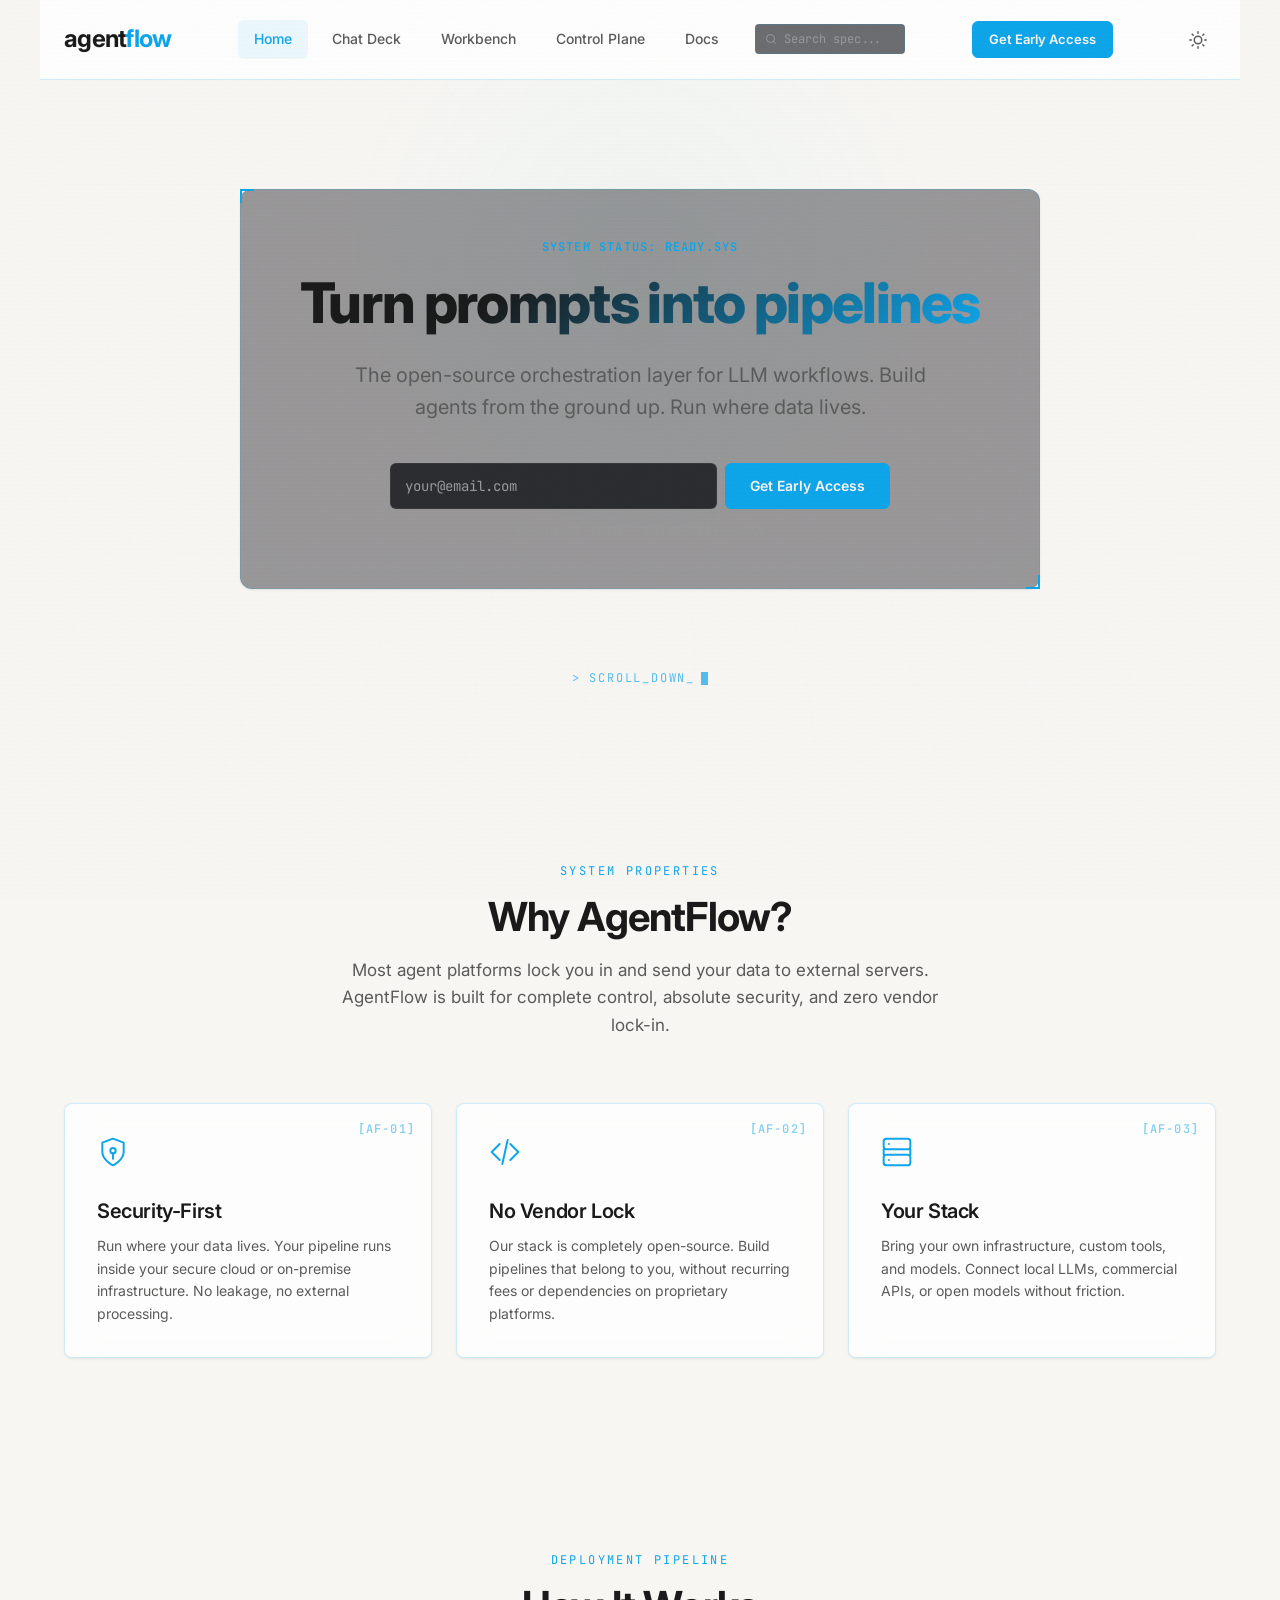
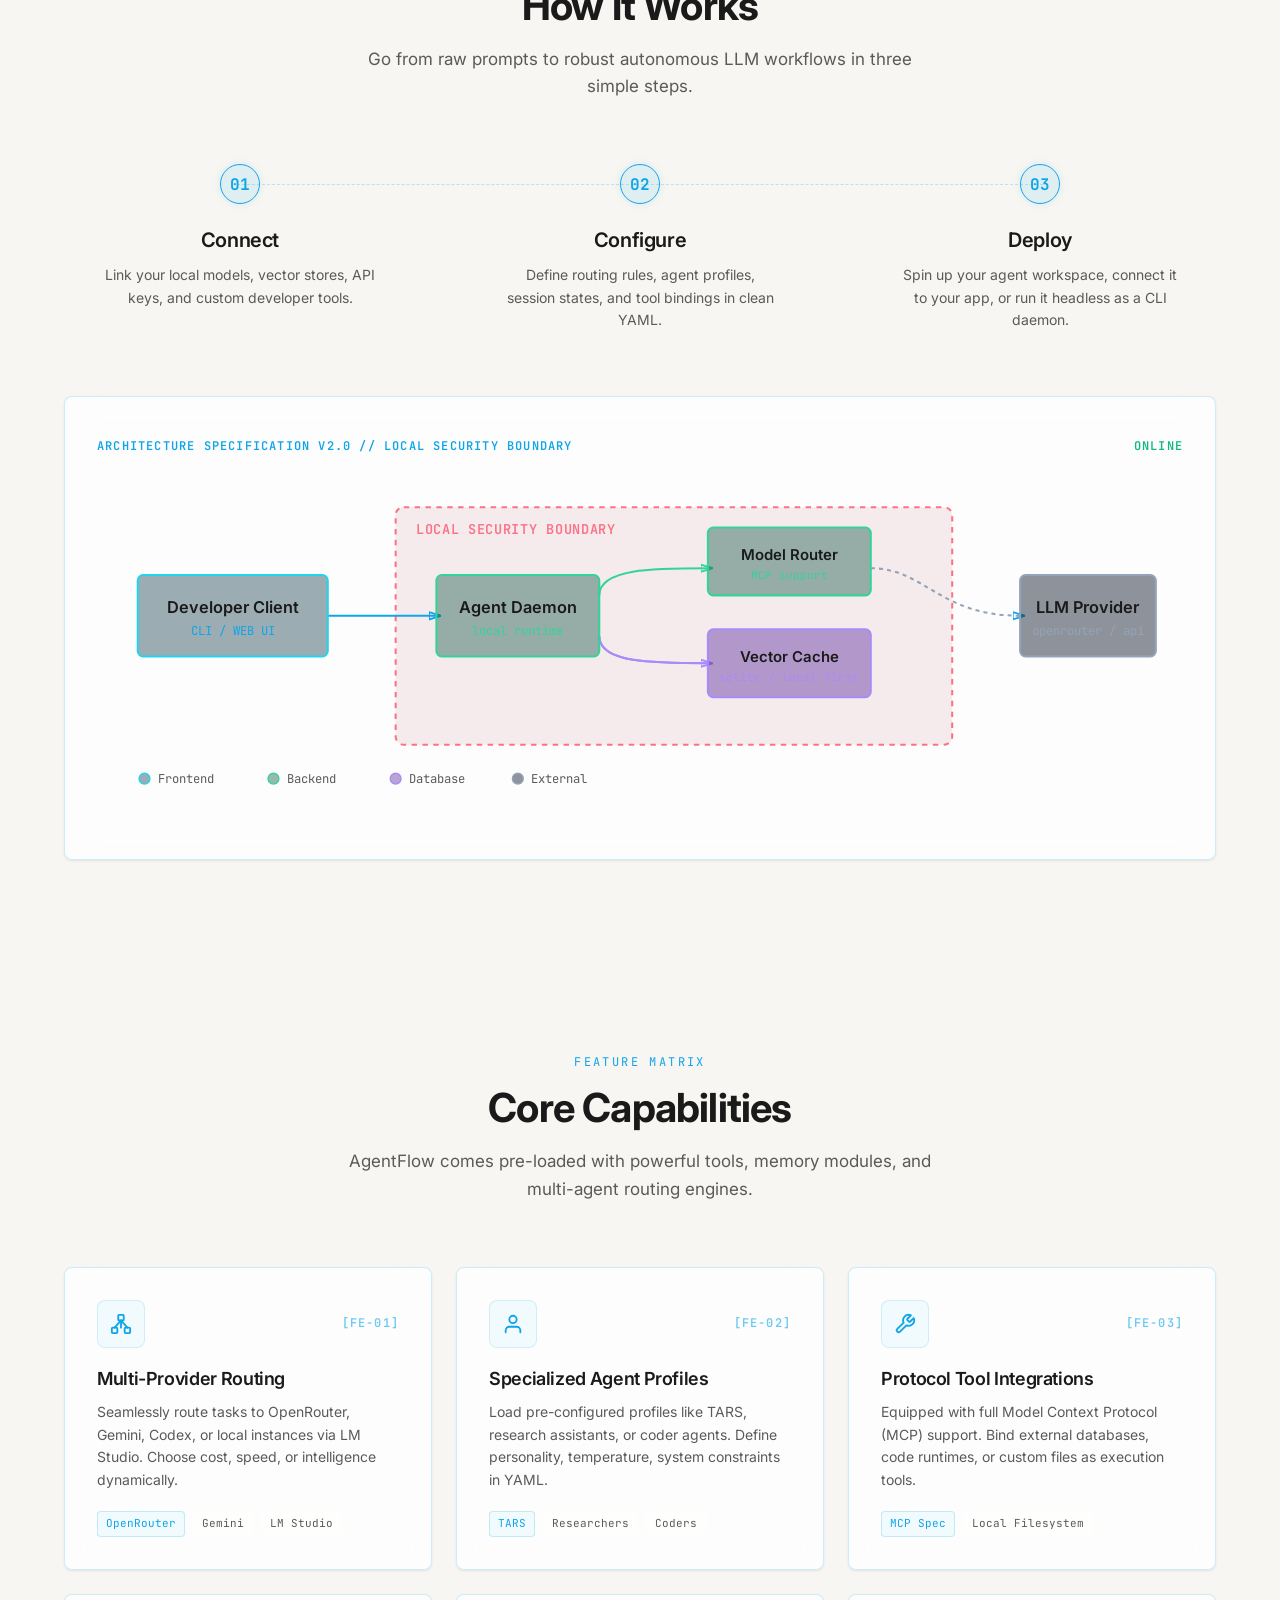
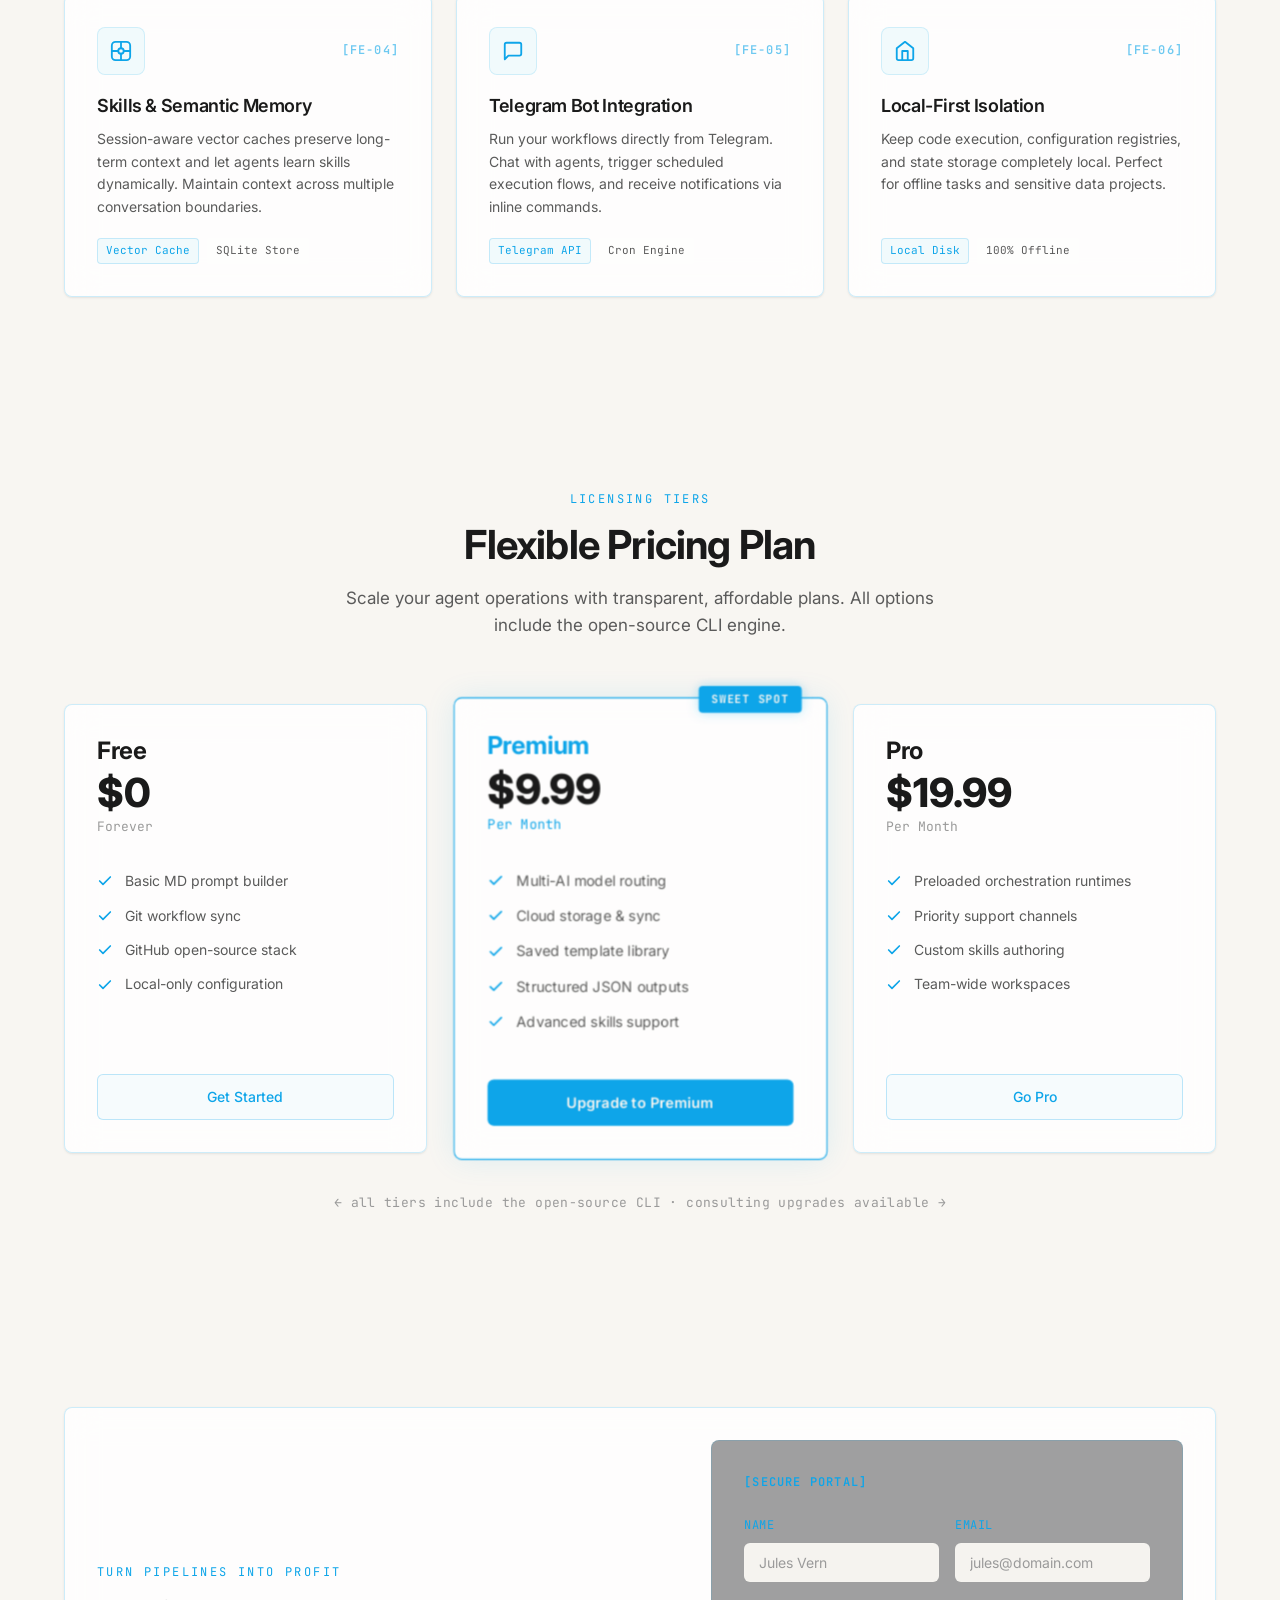
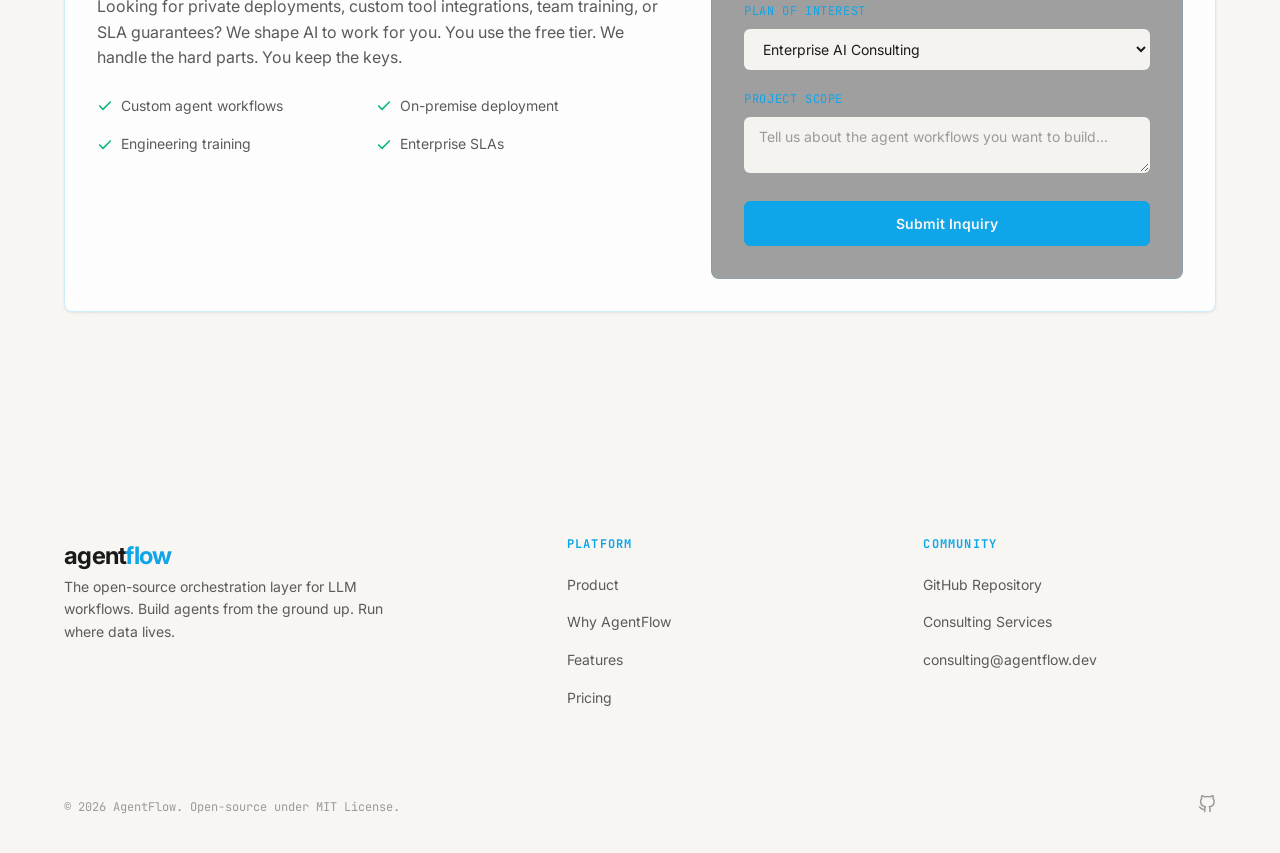
<file: index.html>
<!--
---
title: "AgentFlow Marketing Site"
artifact_type: Knowledge_Base
source_context: Drift redesign marketing site build
domain: Cloud/Infrastructure
systems: AgentFlow
primary_entities: AgentFlow; AI Agent Orchestration; Drift Design System
last_updated: 2026-05-25
status: active
---
-->
<!DOCTYPE html>
<html lang="en">
<head>
  <meta charset="UTF-8">
  <meta name="viewport" content="width=device-width, initial-scale=1.0">
  
  <!-- SEO Tags -->
  <title>AgentFlow | Turn Prompts Into Pipelines</title>
  <meta name="description" content="The open-source orchestration layer for LLM workflows. Build secure, local-first AI agents from the ground up and run where your data lives.">
  
  <!-- OpenGraph Metadata -->
  <meta property="og:title" content="AgentFlow | Turn Prompts Into Pipelines">
  <meta property="og:description" content="Build secure, local-first AI agents from the ground up and run where your data lives.">
  <meta property="og:type" content="website">
  <meta property="og:url" content="https://agentflow.dev">
  
  <!-- Fonts -->
  <link rel="preconnect" href="https://fonts.googleapis.com">
  <link rel="preconnect" href="https://fonts.gstatic.com" crossorigin>
  <link href="https://fonts.googleapis.com/css2?family=Inter:wght@300;400;500;600;700&family=JetBrains+Mono:wght@300;400;500;600;700&display=swap" rel="stylesheet">
  
  <style>
    /* ═══════════════════════════════════════════════════════════════
       DRIFT DESIGN SYSTEM v2.0 — CANONICAL STYLES
       ═══════════════════════════════════════════════════════════════ */
    
    *, *::before, *::after {
      box-sizing: border-box;
      margin: 0;
      padding: 0;
    }

    :root {
      /* Backgrounds */
      --bg-deep: #0B0B12;
      --bg-base: #0c0d0f;
      --bg-alt: #030712;
      --panel: #111215;
      --surface: #17181c;
      --border-panel: rgba(255, 255, 255, 0.05);

      /* Typography ink */
      --ink: #f2f0e8;
      --ink-secondary: #a8a6a0;
      --ink-muted: #6b6a66;

      /* Accent Palette (Domain: Cloud/Infrastructure = Teal) */
      --accent-primary: #22d3ee;
      --accent-primary-rgb: 34, 211, 238;
      --accent-secondary: #34d399;
      --accent-secondary-rgb: 52, 211, 153;
      --accent-tertiary: #818cf8;
      --accent-tertiary-rgb: 129, 140, 248;
      --accent-warning: #f472b6;

      /* Glassmorphism */
      --glass-bg: rgba(17, 18, 21, 0.75);
      --glass-border: rgba(34, 211, 238, 0.15);
      --glass-blur: 16px;
      --grain-opacity: 0.035;

      /* Font Stacks */
      --font-sans: 'Inter', system-ui, -apple-system, sans-serif;
      --font-mono: 'JetBrains Mono', monospace;

      /* Layout Dimensions */
      --content-max: 1200px;
      --header-height: 80px;

      /* Animation patterns */
      --ease-out: cubic-bezier(0.22, 1, 0.36, 1);
      --ease-spring: cubic-bezier(0.34, 1.56, 0.64, 1);
      --duration-fast: 150ms;
      --duration-base: 300ms;
      --duration-slow: 500ms;
    }

    /* ═══════════════════════════════════════════════════════════════
       LIGHT THEME — Warm, colorful alternative
       ═══════════════════════════════════════════════════════════════ */
    [data-theme="light"] {
      --bg-deep: #f8f6f2;
      --bg-base: #f0ede8;
      --bg-alt: #e8e4de;
      --panel: #ffffff;
      --surface: #f5f3ef;
      --border-panel: rgba(0, 0, 0, 0.06);

      --ink: #1a1a1a;
      --ink-secondary: #5a5a5a;
      --ink-muted: #9a9a9a;

      --accent-primary: #0ea5e9;
      --accent-primary-rgb: 14, 165, 233;
      --accent-secondary: #10b981;
      --accent-secondary-rgb: 16, 185, 129;
      --accent-tertiary: #8b5cf6;
      --accent-tertiary-rgb: 139, 92, 246;

      --glass-bg: rgba(255, 255, 255, 0.8);
      --glass-border: rgba(14, 165, 233, 0.2);
      --glass-blur: 16px;
      --grain-opacity: 0.015;

      /* Card shadow for light mode */
      --card-shadow: 0 1px 3px rgba(0,0,0,0.06), 0 1px 2px rgba(0,0,0,0.04);
      --card-shadow-hover: 0 10px 25px rgba(0,0,0,0.08), 0 4px 10px rgba(0,0,0,0.04);
    }
    [data-theme="light"] .drift-card {
      box-shadow: var(--card-shadow);
    }
    [data-theme="light"] .drift-card:hover {
      box-shadow: var(--card-shadow-hover);
    }
    [data-theme="light"] .drift-card--glass {
      box-shadow: var(--card-shadow);
    }
    [data-theme="light"] .drift-hud-frame {
      border-color: rgba(14, 165, 233, 0.2);
    }

    /* ── Base Setup ── */
    html {
      scroll-behavior: smooth;
      background-color: var(--bg-deep);
      color: var(--ink);
      font-family: var(--font-sans);
      -webkit-font-smoothing: antialiased;
      -moz-osx-font-smoothing: grayscale;
    }

    body {
      min-height: 100vh;
      overflow-x: hidden;
      line-height: 1.6;
      position: relative;
    }

    /* ── Scrollbars ── */
    ::-webkit-scrollbar {
      width: 8px;
    }
    ::-webkit-scrollbar-track {
      background: var(--bg-deep);
    }
    ::-webkit-scrollbar-thumb {
      background: var(--panel);
      border-radius: 4px;
      border: 2px solid var(--bg-deep);
    }
    ::-webkit-scrollbar-thumb:hover {
      background: var(--accent-primary);
    }

    /* Selection Highlighting */
    ::selection {
      background: rgba(var(--accent-primary-rgb), 0.25);
      color: var(--ink);
    }

    /* ── Overlays (Grain & Scanline) ── */
    body::before {
      content: '';
      position: fixed;
      inset: 0;
      z-index: 10000;
      pointer-events: none;
      opacity: var(--grain-opacity);
      background-image: url("data:image/svg+xml,%3Csvg viewBox='0 0 256 256' xmlns='http://www.w3.org/2000/svg'%3E%3Cfilter id='n'%3E%3CfeTurbulence type='fractalNoise' baseFrequency='0.85' numOctaves='4' stitchTiles='stitch'/%3E%3C/filter%3E%3Crect width='100%25' height='100%25' filter='url(%23n)' opacity='1'/%3E%3C/svg%3E");
      background-size: 200px 200px;
    }

    body::after {
      content: '';
      position: fixed;
      inset: 0;
      z-index: 9999;
      pointer-events: none;
      background: repeating-linear-gradient(
        0deg,
        transparent,
        transparent 2px,
        rgba(var(--accent-primary-rgb), 0.008) 2px,
        rgba(var(--accent-primary-rgb), 0.008) 4px
      );
    }

    /* ── App Shell / Layout ── */
    .app-shell {
      max-width: var(--content-max);
      margin: 0 auto;
      padding: 0 1.5rem;
    }

    section {
      padding: 6rem 0;
      position: relative;
    }
    
    section + section {
      border-top: 1px solid rgba(255, 255, 255, 0.03);
    }

    /* ── Typography Utilities ── */
    h1, h2, h3, h4, h5, h6 {
      font-family: var(--font-sans);
      font-weight: 700;
      line-height: 1.2;
      letter-spacing: -0.02em;
    }
    
    p {
      color: var(--ink-secondary);
      font-size: 1rem;
    }

    .font-mono {
      font-family: var(--font-mono);
    }

    /* ── Button Components ── */
    .drift-btn {
      display: inline-flex;
      align-items: center;
      justify-content: center;
      gap: 0.5rem;
      padding: 0.75rem 1.5rem;
      border-radius: 6px;
      font-family: var(--font-sans);
      font-weight: 500;
      font-size: 0.875rem;
      line-height: 1.4;
      cursor: pointer;
      transition: all var(--duration-fast) var(--ease-out);
      border: 1px solid transparent;
      text-decoration: none;
      outline: none;
    }

    .drift-btn--primary {
      background: var(--accent-primary);
      color: var(--bg-deep);
      border-color: var(--accent-primary);
      font-weight: 600;
    }

    .drift-btn--primary:hover {
      background: transparent;
      color: var(--accent-primary);
      box-shadow: 0 0 15px rgba(var(--accent-primary-rgb), 0.35);
    }
    
    .drift-btn--primary:focus-visible {
      box-shadow: 0 0 0 3px rgba(var(--accent-primary-rgb), 0.4);
    }

    .drift-btn--secondary {
      background: rgba(var(--accent-primary-rgb), 0.03);
      color: var(--accent-primary);
      border-color: rgba(var(--accent-primary-rgb), 0.25);
    }

    .drift-btn--secondary:hover {
      border-color: var(--accent-primary);
      background: rgba(var(--accent-primary-rgb), 0.08);
      box-shadow: 0 0 12px rgba(var(--accent-primary-rgb), 0.15);
    }

    .drift-btn--ghost {
      background: transparent;
      color: var(--ink-secondary);
    }

    .drift-btn--ghost:hover {
      color: var(--ink);
      background: rgba(255, 255, 255, 0.04);
    }

    /* ── Inputs & Forms ── */
    .drift-input {
      background: var(--surface);
      border: 1px solid rgba(255, 255, 255, 0.06);
      border-radius: 6px;
      padding: 0.625rem 0.875rem;
      font-family: var(--font-sans);
      font-size: 0.875rem;
      color: var(--ink);
      transition: border-color 0.15s ease;
      width: 100%;
    }
    .drift-input::placeholder {
      color: var(--ink-muted);
    }
    .drift-input:focus {
      outline: none;
      border-color: var(--accent-primary);
      box-shadow: 0 0 0 3px rgba(34, 211, 238, 0.1);
    }

    /* ── Cards & Panels ── */
    .drift-card {
      background: var(--panel);
      border: 1px solid rgba(255, 255, 255, 0.04);
      border-radius: 8px;
      padding: 2rem;
      transition: border-color var(--duration-base) var(--ease-out), 
                  transform var(--duration-base) var(--ease-out),
                  box-shadow var(--duration-base) var(--ease-out);
    }

    .drift-card:hover {
      border-color: rgba(var(--accent-primary-rgb), 0.2);
      transform: translateY(-3px);
    }

    .drift-card--glass {
      background: var(--glass-bg);
      backdrop-filter: blur(var(--glass-blur));
      -webkit-backdrop-filter: blur(var(--glass-blur));
      border: 1px solid var(--glass-border);
    }

    .drift-card--interactive {
      cursor: pointer;
    }

    .drift-card--interactive:hover {
      border-color: var(--accent-primary);
      box-shadow: 0 0 25px rgba(var(--accent-primary-rgb), 0.08);
    }

    /* ── HUD Frames & Brackets ── */
    .drift-hud-frame {
      position: relative;
      border: 1px solid rgba(var(--accent-primary-rgb), 0.1);
      background: rgba(11, 11, 18, 0.4);
      padding: 2rem;
    }

    .drift-hud-frame::before,
    .drift-hud-frame::after {
      content: '';
      position: absolute;
      width: 14px;
      height: 14px;
      border-color: var(--accent-primary);
      border-style: solid;
      pointer-events: none;
    }

    .drift-hud-frame::before {
      top: -1px;
      left: -1px;
      border-width: 2px 0 0 2px;
    }

    .drift-hud-frame::after {
      bottom: -1px;
      right: -1px;
      border-width: 0 2px 2px 0;
    }

    .drift-hud-readout {
      font-family: var(--font-mono);
      font-size: 0.75rem;
      color: var(--accent-primary);
      text-transform: uppercase;
      letter-spacing: 0.1em;
      font-weight: 600;
    }

    /* ── Scroll Reveal ── */
    .reveal-on-scroll {
      opacity: 0;
      transform: translateY(16px);
      transition: opacity 0.6s var(--ease-out), transform 0.6s var(--ease-out);
    }

    .reveal-on-scroll.revealed {
      opacity: 1;
      transform: translateY(0);
    }

    /* ── Scroll-to-Top Button ── */
    .scroll-top {
      position: fixed;
      bottom: 2rem;
      right: 2rem;
      width: 48px;
      height: 48px;
      border-radius: 50%;
      background: var(--glass-bg);
      border: 1px solid var(--glass-border);
      backdrop-filter: blur(var(--glass-blur));
      -webkit-backdrop-filter: blur(var(--glass-blur));
      color: var(--accent-primary);
      display: flex;
      align-items: center;
      justify-content: center;
      cursor: pointer;
      opacity: 0;
      transform: scale(0.8) translateY(10px);
      pointer-events: none;
      z-index: 99;
      transition: all var(--duration-base) var(--ease-out);
    }

    .scroll-top.visible {
      opacity: 1;
      transform: scale(1) translateY(0);
      pointer-events: auto;
    }

    .scroll-top:hover {
      border-color: var(--accent-primary);
      background: rgba(var(--accent-primary-rgb), 0.1);
      box-shadow: 0 0 15px rgba(var(--accent-primary-rgb), 0.2);
    }

    /* ── Hide sections for search filtering ── */
    .section-hidden {
      display: none !important;
    }

    /* ── Header & Navigation (Step 2) ── */
    header {
      position: sticky;
      top: 0;
      height: var(--header-height);
      display: flex;
      align-items: center;
      justify-content: space-between;
      z-index: 100;
      background: var(--glass-bg);
      backdrop-filter: blur(var(--glass-blur));
      -webkit-backdrop-filter: blur(var(--glass-blur));
      border-bottom: 1px solid var(--glass-border);
      margin: 0 -1.5rem;
      padding: 0 1.5rem;
      transition: background var(--duration-base) var(--ease-out);
    }

    .nav-logo {
      font-size: 1.5rem;
      font-weight: 700;
      color: var(--ink);
      text-decoration: none;
      font-family: var(--font-sans);
      letter-spacing: -0.03em;
    }

    .nav-logo span {
      color: var(--accent-primary);
    }

    .nav-menu {
      display: flex;
      align-items: center;
      gap: 0.5rem;
    }

    .nav-menu a {
      font-family: var(--font-sans);
      font-size: 0.875rem;
      color: var(--ink-secondary);
      text-decoration: none;
      padding: 0.5rem 1rem;
      border-radius: 6px;
      transition: all var(--duration-fast) var(--ease-out);
      font-weight: 500;
    }

    .nav-menu a:hover {
      color: var(--ink);
      background: rgba(255, 255, 255, 0.04);
    }

    .nav-menu a.active {
      color: var(--accent-primary);
      background: rgba(var(--accent-primary-rgb), 0.08);
    }

    .nav-cta {
      display: flex;
      align-items: center;
    }
    .theme-toggle {
      width: 36px;
      height: 36px;
      padding: 0;
      display: flex;
      align-items: center;
      justify-content: center;
      border-radius: 50%;
      color: var(--ink-secondary);
      flex-shrink: 0;
    }
    .theme-toggle:hover {
      color: var(--accent-primary);
      background: rgba(128, 128, 128, 0.08);
    }

    .nav-toggle {
      display: none;
      background: transparent;
      border: none;
      color: var(--ink);
      cursor: pointer;
      padding: 0.5rem;
      outline: none;
    }

    .drift-btn--sm {
      padding: 0.5rem 1rem;
      font-size: 0.8125rem;
    }

    @media (max-width: 768px) {
      .nav-menu {
        display: none;
        position: absolute;
        top: var(--header-height);
        left: 0;
        right: 0;
        background: var(--panel);
        border-bottom: 1px solid rgba(255, 255, 255, 0.08);
        flex-direction: column;
        padding: 1.5rem;
        gap: 0.75rem;
        align-items: stretch;
      }
      
      .nav-menu.open {
        display: flex;
      }
      
      .nav-menu a {
        width: 100%;
        padding: 0.75rem 1rem;
      }
      
      .nav-toggle {
        display: block;
      }
      
      .nav-cta {
        display: none;
      }
      
      .nav-menu .nav-cta-mobile {
        display: inline-flex !important;
      }
    }

    /* ── Hero Section (Step 3) ── */
    .hero-section {
      min-height: calc(85vh - var(--header-height));
      display: flex;
      flex-direction: column;
      align-items: center;
      justify-content: center;
      text-align: center;
      position: relative;
      overflow: hidden;
      padding: 4rem 0 2rem;
    }

    .hero-mesh {
      position: absolute;
      inset: 0;
      z-index: -1;
      opacity: 0.12;
      background-image: 
        linear-gradient(rgba(34, 211, 238, 0.08) 1px, transparent 1px),
        linear-gradient(90deg, rgba(34, 211, 238, 0.08) 1px, transparent 1px);
      background-size: 40px 40px;
      background-position: center top;
      transform: perspective(600px) rotateX(60deg) translateY(-80px) translateZ(0);
      transform-origin: top center;
      animation: grid-scroll 24s linear infinite;
    }

    @keyframes grid-scroll {
      from { background-position: center 0; }
      to { background-position: center 960px; }
    }

    .hero-glow {
      position: absolute;
      top: -20%;
      left: 50%;
      width: 600px;
      height: 600px;
      transform: translateX(-50%);
      background: radial-gradient(circle, rgba(34, 211, 238, 0.04) 0%, transparent 70%);
      pointer-events: none;
      z-index: -1;
    }

    .hero-hud-frame {
      max-width: 800px;
      width: 100%;
      display: flex;
      flex-direction: column;
      align-items: center;
      border-radius: 12px;
      margin-bottom: 2rem;
      padding: 3rem 2rem;
      box-shadow: 0 10px 40px rgba(0, 0, 0, 0.5);
    }

    .hero-tagline {
      font-size: clamp(2.25rem, 5vw, 3.5rem);
      font-weight: 800;
      letter-spacing: -0.03em;
      margin-bottom: 1.5rem;
      background: linear-gradient(135deg, var(--ink) 30%, var(--accent-primary) 100%);
      -webkit-background-clip: text;
      -webkit-text-fill-color: transparent;
      background-clip: text;
      line-height: 1.1;
    }

    .hero-subhead {
      font-size: clamp(1rem, 2vw, 1.25rem);
      color: var(--ink-secondary);
      max-width: 600px;
      margin-bottom: 2.5rem;
      line-height: 1.6;
    }

    .hero-form {
      display: flex;
      width: 100%;
      max-width: 500px;
      gap: 0.5rem;
      margin-bottom: 0.75rem;
      z-index: 2;
    }

    .hero-form .drift-input {
      font-family: var(--font-mono);
      background: rgba(17, 18, 21, 0.8);
      color: var(--ink);
    }

    .hero-form .drift-btn {
      white-space: nowrap;
      flex-shrink: 0;
    }

    .hero-subtext {
      font-size: 0.75rem;
      color: var(--ink-muted);
      font-family: var(--font-mono);
      letter-spacing: 0.05em;
    }

    .hero-scroll-indicator {
      margin-top: 3rem;
      font-family: var(--font-mono);
      color: var(--accent-primary);
      font-size: 0.75rem;
      text-transform: uppercase;
      letter-spacing: 0.15em;
      cursor: pointer;
      display: inline-flex;
      align-items: center;
      gap: 6px;
      opacity: 0.7;
      text-decoration: none;
      transition: opacity var(--duration-fast) var(--ease-out);
    }

    .hero-scroll-indicator:hover {
      opacity: 1;
    }

    .terminal-cursor {
      display: inline-block;
      width: 7px;
      height: 1.1em;
      background: var(--accent-primary);
      animation: cursor-blink 1s step-end infinite;
      vertical-align: text-bottom;
    }

    @keyframes cursor-blink {
      50% { opacity: 0; }
    }

    /* ── Problem Section / Why AgentFlow (Step 4) ── */
    .section-header {
      text-align: center;
      margin-bottom: 4rem;
    }

    .section-tag {
      font-family: var(--font-mono);
      font-size: 0.75rem;
      color: var(--accent-primary);
      text-transform: uppercase;
      letter-spacing: 0.2em;
      margin-bottom: 0.75rem;
      display: block;
    }

    .section-title {
      font-size: clamp(1.75rem, 4vw, 2.5rem);
      font-weight: 700;
      color: var(--ink);
      margin-bottom: 1rem;
    }

    .section-subtitle {
      font-size: 1.0625rem;
      color: var(--ink-secondary);
      max-width: 600px;
      margin: 0 auto;
      line-height: 1.6;
    }

    .card-grid-3 {
      display: grid;
      grid-template-columns: repeat(auto-fit, minmax(280px, 1fr));
      gap: 1.5rem;
    }

    .why-card {
      position: relative;
    }

    .why-icon {
      color: var(--accent-primary);
      margin-bottom: 1.5rem;
      display: inline-block;
      transition: transform var(--duration-base) var(--ease-spring);
    }

    .why-card:hover .why-icon {
      transform: scale(1.1) rotate(5deg);
    }

    .why-title {
      font-size: 1.25rem;
      font-weight: 600;
      color: var(--ink);
      margin-bottom: 0.75rem;
    }

    .why-desc {
      font-size: 0.875rem;
      color: var(--ink-secondary);
      line-height: 1.6;
    }

    /* ── How It Works Section (Step 5) ── */
    .flow-grid {
      display: grid;
      grid-template-columns: 1fr 1fr 1fr;
      gap: 3rem;
      position: relative;
      margin-bottom: 4rem;
    }

    .flow-step {
      display: flex;
      flex-direction: column;
      align-items: center;
      text-align: center;
      position: relative;
      z-index: 2;
    }

    .flow-number-badge {
      font-family: var(--font-mono);
      width: 40px;
      height: 40px;
      border-radius: 50%;
      background: rgba(var(--accent-primary-rgb), 0.1);
      border: 1px solid var(--accent-primary);
      color: var(--accent-primary);
      display: flex;
      align-items: center;
      justify-content: center;
      font-weight: 700;
      margin-bottom: 1.5rem;
      box-shadow: 0 0 10px rgba(var(--accent-primary-rgb), 0.15);
    }

    .flow-title {
      font-size: 1.25rem;
      font-weight: 600;
      color: var(--ink);
      margin-bottom: 0.75rem;
    }

    .flow-desc {
      font-size: 0.875rem;
      color: var(--ink-secondary);
      max-width: 280px;
      line-height: 1.6;
    }

    .arch-panel {
      position: relative;
      overflow: hidden;
    }
    
    .arch-svg-container {
      width: 100%;
      overflow-x: auto;
    }
    
    .arch-svg {
      min-width: 700px;
      display: block;
    }
    
    .arch-node {
      transition: transform var(--duration-base) var(--ease-spring);
    }
    
    .arch-node:hover {
      filter: brightness(1.3);
      stroke: var(--accent-primary);
      stroke-width: 2;
    }

    /* Connecting lines between steps (desktop only) */
    @media (min-width: 769px) {
      .flow-grid::before {
        content: '';
        position: absolute;
        top: 20px;
        left: 15%;
        right: 15%;
        height: 1px;
        border-top: 1.5px dashed rgba(var(--accent-primary-rgb), 0.25);
        z-index: 1;
      }
    }

    @media (max-width: 768px) {
      .flow-grid {
        grid-template-columns: 1fr;
        gap: 2.5rem;
      }
      
      /* Vertical connecting line */
      .flow-grid::before {
        content: '';
        position: absolute;
        top: 20px;
        bottom: 20px;
        left: 50%;
        width: 1px;
        border-left: 1.5px dashed rgba(var(--accent-primary-rgb), 0.25);
        transform: translateX(-50%);
        z-index: 1;
      }
    }

    /* ── Features Grid Section (Step 6) ── */
    .features-grid {
      display: grid;
      grid-template-columns: repeat(auto-fit, minmax(300px, 1fr));
      gap: 1.5rem;
    }

    .feature-card {
      display: flex;
      flex-direction: column;
      height: 100%;
    }

    .feature-header {
      display: flex;
      align-items: center;
      justify-content: space-between;
      margin-bottom: 1.25rem;
    }

    .feature-icon-wrapper {
      width: 48px;
      height: 48px;
      border-radius: 8px;
      background: rgba(var(--accent-primary-rgb), 0.05);
      border: 1px solid rgba(var(--accent-primary-rgb), 0.15);
      display: flex;
      align-items: center;
      justify-content: center;
      color: var(--accent-primary);
    }

    .feature-title {
      font-size: 1.125rem;
      font-weight: 600;
      color: var(--ink);
      margin-bottom: 0.75rem;
    }

    .feature-desc {
      font-size: 0.875rem;
      color: var(--ink-secondary);
      line-height: 1.6;
      flex-grow: 1;
      margin-bottom: 1.25rem;
    }

    .feature-tags {
      display: flex;
      flex-wrap: wrap;
      gap: 0.5rem;
      margin-top: auto;
    }

    .feature-tag {
      font-family: var(--font-mono);
      font-size: 0.6875rem;
      padding: 0.2rem 0.5rem;
      border-radius: 4px;
      background: rgba(255, 255, 255, 0.03);
      border: 1px solid rgba(255, 255, 255, 0.06);
      color: var(--ink-secondary);
    }

    .feature-tag--highlight {
      background: rgba(var(--accent-primary-rgb), 0.05);
      border: 1px solid rgba(var(--accent-primary-rgb), 0.2);
      color: var(--accent-primary);
    }

    /* ── Pricing Section (Step 7) ── */
    .pricing-grid {
      display: grid;
      grid-template-columns: repeat(auto-fit, minmax(280px, 1fr));
      gap: 2rem;
      align-items: stretch;
      margin-bottom: 2.5rem;
    }

    .pricing-card {
      display: flex;
      flex-direction: column;
      position: relative;
    }

    .pricing-card--highlighted {
      border-color: var(--accent-primary) !important;
      box-shadow: 0 0 30px rgba(var(--accent-primary-rgb), 0.12) !important;
      transform: scale(1.03);
    }

    @media (max-width: 768px) {
      .pricing-card--highlighted {
        transform: scale(1);
      }
    }

    .pricing-badge {
      position: absolute;
      top: -12px;
      right: 1.5rem;
      background: var(--accent-primary);
      color: var(--bg-deep);
      font-family: var(--font-mono);
      font-size: 0.6875rem;
      font-weight: 700;
      padding: 0.25rem 0.75rem;
      border-radius: 4px;
      text-transform: uppercase;
      letter-spacing: 0.05em;
      box-shadow: 0 0 10px rgba(var(--accent-primary-rgb), 0.3);
    }

    .pricing-tier-name {
      font-size: 1.5rem;
      font-weight: 700;
      color: var(--ink);
      margin-bottom: 0.5rem;
    }

    .pricing-price {
      font-size: 2.5rem;
      font-weight: 800;
      color: var(--ink);
      line-height: 1;
      margin-bottom: 0.25rem;
    }

    .pricing-price span {
      color: var(--accent-primary);
    }

    .pricing-sub {
      font-size: 0.8125rem;
      color: var(--ink-muted);
      font-family: var(--font-mono);
      margin-bottom: 2rem;
    }

    .pricing-features {
      list-style: none;
      padding: 0;
      margin: 0 0 2rem;
      flex-grow: 1;
    }

    .pricing-features li {
      font-size: 0.875rem;
      color: var(--ink-secondary);
      display: flex;
      align-items: center;
      gap: 0.75rem;
      margin-bottom: 0.75rem;
    }

    .pricing-features svg {
      color: var(--accent-primary);
      flex-shrink: 0;
    }

    .pricing-footer-note {
      text-align: center;
      font-family: var(--font-mono);
      color: var(--ink-muted);
      font-size: 0.8125rem;
      letter-spacing: 0.03em;
    }

    /* ── Consulting Section (Step 8) ── */
    .consulting-banner {
      display: grid;
      grid-template-columns: 1.2fr 1fr;
      gap: 3rem;
      align-items: center;
    }

    @media (max-width: 992px) {
      .consulting-banner {
        grid-template-columns: 1fr;
        gap: 2.5rem;
      }
    }

    .consulting-tagline {
      font-size: clamp(1.5rem, 3vw, 2.25rem);
      font-weight: 700;
      color: var(--ink);
      line-height: 1.2;
      margin-bottom: 1.5rem;
    }

    .consulting-tagline span {
      background: var(--accent-primary);
      color: var(--bg-deep);
      padding: 0 0.5rem;
      border-radius: 4px;
    }

    .consulting-text {
      font-size: 1rem;
      color: var(--ink-secondary);
      line-height: 1.6;
      margin-bottom: 1.5rem;
    }

    .consulting-bullets {
      list-style: none;
      padding: 0;
      margin: 0 1.5rem 0 0;
      display: grid;
      grid-template-columns: 1fr 1fr;
      gap: 1rem;
    }

    @media (max-width: 480px) {
      .consulting-bullets {
        grid-template-columns: 1fr;
      }
    }

    .consulting-bullets li {
      font-size: 0.875rem;
      color: var(--ink-secondary);
      display: flex;
      align-items: center;
      gap: 0.5rem;
    }

    .consulting-bullets svg {
      color: var(--accent-secondary);
      flex-shrink: 0;
    }

    /* Form Styles */
    .consulting-form-card {
      background: rgba(17, 18, 21, 0.4);
      border: 1px solid rgba(var(--accent-primary-rgb), 0.15);
      border-radius: 8px;
      padding: 2rem;
      transition: opacity var(--duration-base) var(--ease-out);
    }

    .form-group {
      margin-bottom: 1.25rem;
    }

    .form-label {
      display: block;
      font-family: var(--font-mono);
      font-size: 0.75rem;
      color: var(--accent-primary);
      text-transform: uppercase;
      letter-spacing: 0.05em;
      margin-bottom: 0.5rem;
    }

    .form-row {
      display: grid;
      grid-template-columns: 1fr 1fr;
      gap: 1rem;
    }

    @media (max-width: 480px) {
      .form-row {
        grid-template-columns: 1fr;
      }
    }

    /* Footer Styles */
    footer {
      border-top: 1px solid rgba(255, 255, 255, 0.03);
      padding: 4rem 0 2rem;
      margin-top: 4rem;
    }

    .footer-grid {
      display: grid;
      grid-template-columns: 1.5fr 1fr 1fr;
      gap: 4rem;
      margin-bottom: 3rem;
    }

    @media (max-width: 768px) {
      .footer-grid {
        grid-template-columns: 1fr;
        gap: 2.5rem;
      }
    }

    .footer-brand {
      margin-bottom: 1rem;
    }

    .footer-desc {
      font-size: 0.875rem;
      color: var(--ink-secondary);
      line-height: 1.6;
      max-width: 320px;
    }

    .footer-heading {
      font-family: var(--font-mono);
      font-size: 0.75rem;
      color: var(--accent-primary);
      text-transform: uppercase;
      letter-spacing: 0.1em;
      margin-bottom: 1.25rem;
    }

    .footer-links {
      list-style: none;
      padding: 0;
      margin: 0;
    }

    .footer-links li {
      margin-bottom: 0.75rem;
    }

    .footer-links a {
      font-size: 0.875rem;
      color: var(--ink-secondary);
      text-decoration: none;
      transition: color var(--duration-fast) var(--ease-out);
    }

    .footer-links a:hover {
      color: var(--accent-primary);
    }

    .footer-bottom {
      border-top: 1px solid rgba(255, 255, 255, 0.03);
      padding-top: 1.5rem;
      display: flex;
      justify-content: space-between;
      align-items: center;
      flex-wrap: wrap;
      gap: 1rem;
    }

    .footer-copyright {
      font-size: 0.75rem;
      color: var(--ink-muted);
      font-family: var(--font-mono);
    }

    .footer-social {
      display: flex;
      gap: 1rem;
    }

    .footer-social a {
      color: var(--ink-muted);
      transition: color var(--duration-fast) var(--ease-out);
    }

    .footer-social a:hover {
      color: var(--accent-primary);
    }

    /* ── Search Input (Step 9) ── */
    .nav-search-wrapper {
      position: relative;
      max-width: 150px;
      margin-left: 0.75rem;
    }
    
    .nav-search {
      padding: 0.375rem 0.75rem 0.375rem 1.75rem !important;
      font-size: 0.75rem !important;
      background: rgba(11, 11, 18, 0.6) !important;
      border: 1px solid rgba(var(--accent-primary-rgb), 0.15) !important;
      font-family: var(--font-mono) !important;
      border-radius: 4px !important;
    }

    .nav-search:focus {
      border-color: var(--accent-primary) !important;
      box-shadow: 0 0 10px rgba(var(--accent-primary-rgb), 0.15) !important;
    }

    .search-icon-svg {
      position: absolute;
      left: 0.6rem;
      top: 50%;
      transform: translateY(-50%);
      color: var(--ink-muted);
      pointer-events: none;
      width: 12px;
      height: 12px;
    }

    @media (max-width: 768px) {
      .nav-search-wrapper {
        max-width: none;
        margin: 0.5rem 0;
        width: 100%;
        order: -1; /* place search at top of mobile menu dropdown */
      }
      
      .nav-search {
        padding: 0.5rem 1rem 0.5rem 2rem !important;
        font-size: 0.875rem !important;
      }
    }
  </style>
</head>
<body>

  <!-- Sticky Scroll-to-Top -->
  <button class="scroll-top" id="scrollTopBtn" aria-label="Scroll to top" title="Scroll to top">
    <svg width="20" height="20" viewBox="0 0 24 24" fill="none" stroke="currentColor" stroke-width="2.5" stroke-linecap="round" stroke-linejoin="round">
      <polyline points="18 15 12 9 6 15"></polyline>
    </svg>
  </button>

  <div class="app-shell">
    
    <!-- NAVIGATION CONTAINER (Step 2) -->
    <header>
      <a href="#" class="nav-logo">
        agent<span>flow</span>
      </a>
      
      <button class="nav-toggle" id="navToggle" aria-expanded="false" aria-label="Toggle menu">
        <svg width="24" height="24" viewBox="0 0 24 24" fill="none" stroke="currentColor" stroke-width="2" stroke-linecap="round" stroke-linejoin="round">
          <line x1="3" y1="12" x2="21" y2="12"></line>
          <line x1="3" y1="6" x2="21" y2="6"></line>
          <line x1="3" y1="18" x2="21" y2="18"></line>
        </svg>
      </button>

      <nav class="nav-menu" id="navMenu">
        <a href="#hero" class="active">Home</a>
        <a href="chat-deck-landing.html">Chat Deck</a>
        <a href="workbench.html">Workbench</a>
        <a href="control-plane.html">Control Plane</a>
        <a href="#" onclick="alert('Mockup Documentation Link'); return false;">Docs</a>
        
        <!-- Search Box (Step 9) -->
        <div class="nav-search-wrapper">
          <svg class="search-icon-svg" viewBox="0 0 24 24" fill="none" stroke="currentColor" stroke-width="2" stroke-linecap="round" stroke-linejoin="round">
            <circle cx="11" cy="11" r="8"></circle>
            <line x1="21" y1="21" x2="16.65" y2="16.65"></line>
          </svg>
          <input type="text" id="kbSearchInput" class="drift-input nav-search" placeholder="Search spec...">
        </div>
        
        <a href="#early-access" class="drift-btn drift-btn--primary drift-btn--sm nav-cta-mobile" style="margin-top: 1rem; display: none;">Get Early Access</a>
      </nav>

      <div class="nav-cta">
        <a href="#early-access" class="drift-btn drift-btn--primary drift-btn--sm">Get Early Access</a>
      </div>
      <button class="drift-btn drift-btn--ghost theme-toggle" id="themeToggle" aria-label="Toggle theme" title="Toggle theme" style="flex-shrink: 0;">
        <svg width="18" height="18" viewBox="0 0 24 24" fill="none" stroke="currentColor" stroke-width="2" stroke-linecap="round" stroke-linejoin="round" id="themeIcon">
          <path d="M21 12.79A9 9 0 1 1 11.21 3 7 7 0 0 0 21 12.79z"></path>
        </svg>
      </button>
    </header>
    
    <main>
      
      <!-- HERO CONTAINER (Step 3) -->
      <section id="hero" class="hero-section" data-keywords="hero, tagline, email, early access, prompts, pipelines, workflows, orchestration">
        <div class="hero-mesh"></div>
        <div class="hero-glow"></div>
        
        <div class="drift-card drift-card--glass drift-hud-frame hero-hud-frame">
          <div class="drift-hud-readout" style="margin-bottom: 1rem;">System status: ready.sys</div>
          <h1 class="hero-tagline">Turn prompts into pipelines</h1>
          <p class="hero-subhead">
            The open-source orchestration layer for LLM workflows. Build agents from the ground up. Run where data lives.
          </p>
          
          <form class="hero-form" id="earlyAccessForm" action="#">
            <input type="email" placeholder="your@email.com" required class="drift-input" id="heroEmail" aria-label="Email address">
            <button type="submit" class="drift-btn drift-btn--primary">
              Get Early Access
            </button>
          </form>
          
          <div class="hero-subtext">
            No credit card &middot; Ships this month
          </div>
        </div>
        
        <a href="#why" class="hero-scroll-indicator" aria-label="Scroll to next section">
          <span>> scroll_down_</span><span class="terminal-cursor"></span>
        </a>
      </section>
      
      <!-- WHY AGENTFLOW / PROBLEM SECTION (Step 4) -->
      <section id="why" class="reveal-on-scroll" data-keywords="why, security, vendor lock, infrastructure, stack, local, data, open source">
        <div class="section-header">
          <span class="section-tag">System Properties</span>
          <h2 class="section-title">Why AgentFlow?</h2>
          <p class="section-subtitle">
            Most agent platforms lock you in and send your data to external servers. AgentFlow is built for complete control, absolute security, and zero vendor lock-in.
          </p>
        </div>
        
        <div class="card-grid-3">
          <!-- Card 1: Security-First -->
          <div class="drift-card drift-card--glass why-card">
            <div class="drift-hud-readout" style="position: absolute; top: 1rem; right: 1rem; opacity: 0.5;">[AF-01]</div>
            <div class="why-icon">
              <svg width="32" height="32" viewBox="0 0 24 24" fill="none" stroke="currentColor" stroke-width="1.5" stroke-linecap="round" stroke-linejoin="round">
                <path d="M12 22s8-4 8-10V5l-8-3-8 3v7c0 6 8 10 8 10z"></path>
                <circle cx="12" cy="11" r="2"></circle>
                <line x1="12" y1="13" x2="12" y2="17"></line>
              </svg>
            </div>
            <h3 class="why-title">Security-First</h3>
            <p class="why-desc">
              Run where your data lives. Your pipeline runs inside your secure cloud or on-premise infrastructure. No leakage, no external processing.
            </p>
          </div>
          
          <!-- Card 2: No Vendor Lock -->
          <div class="drift-card drift-card--glass why-card">
            <div class="drift-hud-readout" style="position: absolute; top: 1rem; right: 1rem; opacity: 0.5;">[AF-02]</div>
            <div class="why-icon">
              <svg width="32" height="32" viewBox="0 0 24 24" fill="none" stroke="currentColor" stroke-width="1.5" stroke-linecap="round" stroke-linejoin="round">
                <polyline points="16 18 22 12 16 6"></polyline>
                <polyline points="8 6 2 12 8 18"></polyline>
                <line x1="10" y1="21" x2="14" y2="3"></line>
              </svg>
            </div>
            <h3 class="why-title">No Vendor Lock</h3>
            <p class="why-desc">
              Our stack is completely open-source. Build pipelines that belong to you, without recurring fees or dependencies on proprietary platforms.
            </p>
          </div>
          
          <!-- Card 3: Your Stack -->
          <div class="drift-card drift-card--glass why-card">
            <div class="drift-hud-readout" style="position: absolute; top: 1rem; right: 1rem; opacity: 0.5;">[AF-03]</div>
            <div class="why-icon">
              <svg width="32" height="32" viewBox="0 0 24 24" fill="none" stroke="currentColor" stroke-width="1.5" stroke-linecap="round" stroke-linejoin="round">
                <rect x="2" y="2" width="20" height="8" rx="2" ry="2"></rect>
                <rect x="2" y="14" width="20" height="8" rx="2" ry="2"></rect>
                <line x1="6" y1="6" x2="6.01" y2="6"></line>
                <line x1="6" y1="18" x2="6.01" y2="18"></line>
                <line x1="2" y1="10" x2="2" y2="14"></line>
                <line x1="22" y1="10" x2="22" y2="14"></line>
              </svg>
            </div>
            <h3 class="why-title">Your Stack</h3>
            <p class="why-desc">
              Bring your own infrastructure, custom tools, and models. Connect local LLMs, commercial APIs, or open models without friction.
            </p>
          </div>
        </div>
      </section>
      
      <!-- HOW IT WORKS SECTION (Step 5) -->
      <section id="how" class="reveal-on-scroll" data-keywords="how, connect, configure, deploy, flow, pipeline, architecture, setup">
        <div class="section-header">
          <span class="section-tag">Deployment Pipeline</span>
          <h2 class="section-title">How It Works</h2>
          <p class="section-subtitle">
            Go from raw prompts to robust autonomous LLM workflows in three simple steps.
          </p>
        </div>
        
        <div class="flow-grid">
          <!-- Step 1: Connect -->
          <div class="flow-step">
            <div class="flow-number-badge">01</div>
            <h3 class="flow-title">Connect</h3>
            <p class="flow-desc">
              Link your local models, vector stores, API keys, and custom developer tools.
            </p>
          </div>
          
          <!-- Step 2: Configure -->
          <div class="flow-step">
            <div class="flow-number-badge">02</div>
            <h3 class="flow-title">Configure</h3>
            <p class="flow-desc">
              Define routing rules, agent profiles, session states, and tool bindings in clean YAML.
            </p>
          </div>
          
          <!-- Step 3: Deploy -->
          <div class="flow-step">
            <div class="flow-number-badge">03</div>
            <h3 class="flow-title">Deploy</h3>
            <p class="flow-desc">
              Spin up your agent workspace, connect it to your app, or run it headless as a CLI daemon.
            </p>
          </div>
        </div>

        <!-- Architecture Diagram Sub-panel -->
        <div class="drift-card drift-card--glass arch-panel" style="margin-top: 3rem; padding: 2.5rem 2rem;">
          <div class="drift-hud-readout" style="margin-bottom: 1.5rem; display: flex; align-items: center; justify-content: space-between;">
            <span>Architecture Specification v2.0 // Local Security Boundary</span>
            <span class="status-badge" style="color: var(--accent-secondary);">
              <span class="status-dot"></span> Online
            </span>
          </div>
          
          <div class="arch-svg-container">
            <svg class="arch-svg" viewBox="0 0 800 250" width="100%" height="100%">
              <defs>
                <marker id="arrow" viewBox="0 0 10 10" refX="6" refY="5" markerWidth="6" markerHeight="6" orient="auto-start-reverse">
                  <path d="M 0 2 L 10 5 L 0 8 z" fill="none" stroke="var(--accent-primary)" stroke-width="1.5"/>
                </marker>
                <marker id="arrow-green" viewBox="0 0 10 10" refX="6" refY="5" markerWidth="6" markerHeight="6" orient="auto-start-reverse">
                  <path d="M 0 2 L 10 5 L 0 8 z" fill="none" stroke="#34d399" stroke-width="1.5"/>
                </marker>
                <marker id="arrow-violet" viewBox="0 0 10 10" refX="6" refY="5" markerWidth="6" markerHeight="6" orient="auto-start-reverse">
                  <path d="M 0 2 L 10 5 L 0 8 z" fill="none" stroke="#a78bfa" stroke-width="1.5"/>
                </marker>
              </defs>
              
              <!-- GRID & BACKGROUND CONNECTIONS -->
              
              <!-- 1. Local Security Boundary Box (Security: rgba(136, 19, 55, 0.25), stroke #fb7185) -->
              <rect x="220" y="20" width="410" height="175" rx="6" fill="rgba(136, 19, 55, 0.08)" stroke="#fb7185" stroke-dasharray="4,4" stroke-width="1.5"/>
              <text x="235" y="40" fill="#fb7185" font-family="var(--font-mono)" font-size="10" font-weight="600" letter-spacing="0.05em">LOCAL SECURITY BOUNDARY</text>
              
              <!-- 2. Connection Paths (Arrows) -->
              <!-- Frontend to Local Daemon -->
              <path d="M 170 100 L 250 100" fill="none" stroke="var(--accent-primary)" stroke-width="1.5" marker-end="url(#arrow)"/>
              
              <!-- Daemon to Router -->
              <path d="M 370 85 C 370 65, 410 65, 450 65" fill="none" stroke="#34d399" stroke-width="1.5" marker-end="url(#arrow-green)"/>
              
              <!-- Daemon to Vector DB -->
              <path d="M 370 115 C 370 135, 410 135, 450 135" fill="none" stroke="#a78bfa" stroke-width="1.5" marker-end="url(#arrow-violet)"/>
              <path d="M 450 135 C 410 135, 370 135, 370 115" fill="none" stroke="#a78bfa" stroke-width="1.5"/>
              
              <!-- Router to External APIs -->
              <path d="M 570 65 C 610 65, 620 100, 680 100" fill="none" stroke="#94a3b8" stroke-dasharray="3,3" stroke-width="1.5" marker-end="url(#arrow)"/>
              
              <!-- COMPONENTS -->
              
              <!-- Frontend / Client (rgba(8, 51, 68, 0.4), stroke #22d3ee) -->
              <g class="arch-node" transform="translate(30, 70)">
                <rect width="140" height="60" rx="4" fill="rgba(8, 51, 68, 0.4)" stroke="#22d3ee" stroke-width="1.5"/>
                <text x="70" y="28" fill="var(--ink)" font-family="var(--font-sans)" font-size="12" font-weight="600" text-anchor="middle">Developer Client</text>
                <text x="70" y="44" fill="var(--accent-primary)" font-family="var(--font-mono)" font-size="9" text-anchor="middle">CLI / WEB UI</text>
              </g>
              
              <!-- Local Daemon (Backend: rgba(6, 78, 59, 0.4), stroke #34d399) -->
              <g class="arch-node" transform="translate(250, 70)">
                <rect width="120" height="60" rx="4" fill="rgba(6, 78, 59, 0.4)" stroke="#34d399" stroke-width="1.5"/>
                <text x="60" y="28" fill="var(--ink)" font-family="var(--font-sans)" font-size="12" font-weight="600" text-anchor="middle">Agent Daemon</text>
                <text x="60" y="44" fill="#34d399" font-family="var(--font-mono)" font-size="9" text-anchor="middle">local runtime</text>
              </g>
              
              <!-- Router (Backend: rgba(6, 78, 59, 0.4), stroke #34d399) -->
              <g class="arch-node" transform="translate(450, 35)">
                <rect width="120" height="50" rx="4" fill="rgba(6, 78, 59, 0.4)" stroke="#34d399" stroke-width="1.5"/>
                <text x="60" y="24" fill="var(--ink)" font-family="var(--font-sans)" font-size="11" font-weight="600" text-anchor="middle">Model Router</text>
                <text x="60" y="38" fill="#34d399" font-family="var(--font-mono)" font-size="8" text-anchor="middle">MCP support</text>
              </g>
              
              <!-- Local Vector DB (Database: rgba(76, 29, 149, 0.4), stroke #a78bfa) -->
              <g class="arch-node" transform="translate(450, 110)">
                <rect width="120" height="50" rx="4" fill="rgba(76, 29, 149, 0.4)" stroke="#a78bfa" stroke-width="1.5"/>
                <text x="60" y="24" fill="var(--ink)" font-family="var(--font-sans)" font-size="11" font-weight="600" text-anchor="middle">Vector Cache</text>
                <text x="60" y="38" fill="#a78bfa" font-family="var(--font-mono)" font-size="8" text-anchor="middle">sqlite / local-first</text>
              </g>
              
              <!-- External API (External: rgba(30, 41, 59, 0.5), stroke #94a3b8) -->
              <g class="arch-node" transform="translate(680, 70)">
                <rect width="100" height="60" rx="4" fill="rgba(30, 41, 59, 0.5)" stroke="#94a3b8" stroke-width="1.5"/>
                <text x="50" y="28" fill="var(--ink)" font-family="var(--font-sans)" font-size="12" font-weight="600" text-anchor="middle">LLM Provider</text>
                <text x="50" y="44" fill="#94a3b8" font-family="var(--font-mono)" font-size="9" text-anchor="middle">openrouter / api</text>
              </g>
              
              <!-- Legend outside boundary (lowest Y + 20px) -->
              <g transform="translate(30, 215)">
                <!-- Frontend -->
                <circle cx="5" cy="5" r="4" fill="rgba(8, 51, 68, 0.4)" stroke="#22d3ee" stroke-width="1"/>
                <text x="15" y="8" fill="var(--ink-secondary)" font-family="var(--font-mono)" font-size="9">Frontend</text>
                
                <!-- Backend -->
                <circle cx="100" cy="5" r="4" fill="rgba(6, 78, 59, 0.4)" stroke="#34d399" stroke-width="1"/>
                <text x="110" y="8" fill="var(--ink-secondary)" font-family="var(--font-mono)" font-size="9">Backend</text>
                
                <!-- Database -->
                <circle cx="190" cy="5" r="4" fill="rgba(76, 29, 149, 0.4)" stroke="#a78bfa" stroke-width="1"/>
                <text x="200" y="8" fill="var(--ink-secondary)" font-family="var(--font-mono)" font-size="9">Database</text>
                
                <!-- External -->
                <circle cx="280" cy="5" r="4" fill="rgba(30, 41, 59, 0.5)" stroke="#94a3b8" stroke-width="1"/>
                <text x="290" y="8" fill="var(--ink-secondary)" font-family="var(--font-mono)" font-size="9">External</text>
              </g>
            </svg>
          </div>
        </div>
      </section>
      
      <!-- FEATURES SECTION (Step 6) -->
      <section id="features" class="reveal-on-scroll" data-keywords="features, grid, routing, openrouter, gemini, lm studio, tars, profiles, mcp, vector, telegram, local, offline">
        <div class="section-header">
          <span class="section-tag">Feature Matrix</span>
          <h2 class="section-title">Core Capabilities</h2>
          <p class="section-subtitle">
            AgentFlow comes pre-loaded with powerful tools, memory modules, and multi-agent routing engines.
          </p>
        </div>
        
        <div class="features-grid">
          <!-- Feature 1: Multi-Provider -->
          <div class="drift-card drift-card--glass feature-card">
            <div class="feature-header">
              <div class="feature-icon-wrapper">
                <svg width="22" height="22" viewBox="0 0 24 24" fill="none" stroke="currentColor" stroke-width="2" stroke-linecap="round" stroke-linejoin="round">
                  <rect x="16" y="16" width="6" height="6" rx="1"></rect>
                  <rect x="2" y="16" width="6" height="6" rx="1"></rect>
                  <rect x="9" y="2" width="6" height="6" rx="1"></rect>
                  <path d="M12 8v8M5 16l7-8M19 16l-7-8"></path>
                </svg>
              </div>
              <span class="drift-hud-readout" style="opacity: 0.6;">[FE-01]</span>
            </div>
            <h3 class="feature-title">Multi-Provider Routing</h3>
            <p class="feature-desc">
              Seamlessly route tasks to OpenRouter, Gemini, Codex, or local instances via LM Studio. Choose cost, speed, or intelligence dynamically.
            </p>
            <div class="feature-tags">
              <span class="feature-tag feature-tag--highlight">OpenRouter</span>
              <span class="feature-tag">Gemini</span>
              <span class="feature-tag">LM Studio</span>
            </div>
          </div>
          
          <!-- Feature 2: Agent Profiles -->
          <div class="drift-card drift-card--glass feature-card">
            <div class="feature-header">
              <div class="feature-icon-wrapper">
                <svg width="22" height="22" viewBox="0 0 24 24" fill="none" stroke="currentColor" stroke-width="2" stroke-linecap="round" stroke-linejoin="round">
                  <path d="M20 21v-2a4 4 0 0 0-4-4H8a4 4 0 0 0-4 4v2"></path>
                  <circle cx="12" cy="7" r="4"></circle>
                </svg>
              </div>
              <span class="drift-hud-readout" style="opacity: 0.6;">[FE-02]</span>
            </div>
            <h3 class="feature-title">Specialized Agent Profiles</h3>
            <p class="feature-desc">
              Load pre-configured profiles like TARS, research assistants, or coder agents. Define personality, temperature, system constraints in YAML.
            </p>
            <div class="feature-tags">
              <span class="feature-tag feature-tag--highlight">TARS</span>
              <span class="feature-tag">Researchers</span>
              <span class="feature-tag">Coders</span>
            </div>
          </div>
          
          <!-- Feature 3: Tool System -->
          <div class="drift-card drift-card--glass feature-card">
            <div class="feature-header">
              <div class="feature-icon-wrapper">
                <svg width="22" height="22" viewBox="0 0 24 24" fill="none" stroke="currentColor" stroke-width="2" stroke-linecap="round" stroke-linejoin="round">
                  <path d="M14.7 6.3a1 1 0 0 0 0 1.4l1.6 1.6a1 1 0 0 0 1.4 0l3.77-3.77a6 6 0 0 1-7.94 7.94l-6.91 6.91a2.12 2.12 0 0 1-3-3l6.91-6.91a6 6 0 0 1 7.94-7.94l-3.76 3.76z"></path>
                </svg>
              </div>
              <span class="drift-hud-readout" style="opacity: 0.6;">[FE-03]</span>
            </div>
            <h3 class="feature-title">Protocol Tool Integrations</h3>
            <p class="feature-desc">
              Equipped with full Model Context Protocol (MCP) support. Bind external databases, code runtimes, or custom files as execution tools.
            </p>
            <div class="feature-tags">
              <span class="feature-tag feature-tag--highlight">MCP Spec</span>
              <span class="feature-tag">Local Filesystem</span>
            </div>
          </div>
          
          <!-- Feature 4: Skills & Memory -->
          <div class="drift-card drift-card--glass feature-card">
            <div class="feature-header">
              <div class="feature-icon-wrapper">
                <svg width="22" height="22" viewBox="0 0 24 24" fill="none" stroke="currentColor" stroke-width="2" stroke-linecap="round" stroke-linejoin="round">
                  <rect x="2" y="2" width="20" height="20" rx="4"></rect>
                  <circle cx="12" cy="12" r="3"></circle>
                  <line x1="12" y1="2" x2="12" y2="9"></line>
                  <line x1="12" y1="15" x2="12" y2="22"></line>
                  <line x1="2" y1="12" x2="9" y2="12"></line>
                  <line x1="15" y1="12" x2="22" y2="12"></line>
                </svg>
              </div>
              <span class="drift-hud-readout" style="opacity: 0.6;">[FE-04]</span>
            </div>
            <h3 class="feature-title">Skills & Semantic Memory</h3>
            <p class="feature-desc">
              Session-aware vector caches preserve long-term context and let agents learn skills dynamically. Maintain context across multiple conversation boundaries.
            </p>
            <div class="feature-tags">
              <span class="feature-tag feature-tag--highlight">Vector Cache</span>
              <span class="feature-tag">SQLite Store</span>
            </div>
          </div>
          
          <!-- Feature 5: Telegram Native -->
          <div class="drift-card drift-card--glass feature-card">
            <div class="feature-header">
              <div class="feature-icon-wrapper">
                <svg width="22" height="22" viewBox="0 0 24 24" fill="none" stroke="currentColor" stroke-width="2" stroke-linecap="round" stroke-linejoin="round">
                  <path d="M21 15a2 2 0 0 1-2 2H7l-4 4V5a2 2 0 0 1 2-2h14a2 2 0 0 1 2 2z"></path>
                </svg>
              </div>
              <span class="drift-hud-readout" style="opacity: 0.6;">[FE-05]</span>
            </div>
            <h3 class="feature-title">Telegram Bot Integration</h3>
            <p class="feature-desc">
              Run your workflows directly from Telegram. Chat with agents, trigger scheduled execution flows, and receive notifications via inline commands.
            </p>
            <div class="feature-tags">
              <span class="feature-tag feature-tag--highlight">Telegram API</span>
              <span class="feature-tag">Cron Engine</span>
            </div>
          </div>
          
          <!-- Feature 6: Local-First -->
          <div class="drift-card drift-card--glass feature-card">
            <div class="feature-header">
              <div class="feature-icon-wrapper">
                <svg width="22" height="22" viewBox="0 0 24 24" fill="none" stroke="currentColor" stroke-width="2" stroke-linecap="round" stroke-linejoin="round">
                  <path d="M3 9l9-7 9 7v11a2 2 0 0 1-2 2H5a2 2 0 0 1-2-2z"></path>
                  <polyline points="9 22 9 12 15 12 15 22"></polyline>
                </svg>
              </div>
              <span class="drift-hud-readout" style="opacity: 0.6;">[FE-06]</span>
            </div>
            <h3 class="feature-title">Local-First Isolation</h3>
            <p class="feature-desc">
              Keep code execution, configuration registries, and state storage completely local. Perfect for offline tasks and sensitive data projects.
            </p>
            <div class="feature-tags">
              <span class="feature-tag feature-tag--highlight">Local Disk</span>
              <span class="feature-tag">100% Offline</span>
            </div>
          </div>
        </div>
      </section>
      
      <!-- PRICING SECTION (Step 7) -->
      <section id="pricing" class="reveal-on-scroll" data-keywords="pricing, tiers, free, premium, pro, cost, monthly, cloud, template, library, storage, workspaces">
        <div class="section-header">
          <span class="section-tag">Licensing Tiers</span>
          <h2 class="section-title">Flexible Pricing Plan</h2>
          <p class="section-subtitle">
            Scale your agent operations with transparent, affordable plans. All options include the open-source CLI engine.
          </p>
        </div>
        
        <div class="pricing-grid">
          <!-- Tier 1: Free -->
          <div class="drift-card drift-card--glass pricing-card">
            <h3 class="pricing-tier-name">Free</h3>
            <div class="pricing-price">$0</div>
            <div class="pricing-sub">Forever</div>
            
            <ul class="pricing-features">
              <li>
                <svg width="16" height="16" viewBox="0 0 24 24" fill="none" stroke="currentColor" stroke-width="2.5" stroke-linecap="round" stroke-linejoin="round"><polyline points="20 6 9 17 4 12"></polyline></svg>
                Basic MD prompt builder
              </li>
              <li>
                <svg width="16" height="16" viewBox="0 0 24 24" fill="none" stroke="currentColor" stroke-width="2.5" stroke-linecap="round" stroke-linejoin="round"><polyline points="20 6 9 17 4 12"></polyline></svg>
                Git workflow sync
              </li>
              <li>
                <svg width="16" height="16" viewBox="0 0 24 24" fill="none" stroke="currentColor" stroke-width="2.5" stroke-linecap="round" stroke-linejoin="round"><polyline points="20 6 9 17 4 12"></polyline></svg>
                GitHub open-source stack
              </li>
              <li>
                <svg width="16" height="16" viewBox="0 0 24 24" fill="none" stroke="currentColor" stroke-width="2.5" stroke-linecap="round" stroke-linejoin="round"><polyline points="20 6 9 17 4 12"></polyline></svg>
                Local-only configuration
              </li>
            </ul>
            
            <a href="#early-access" class="drift-btn drift-btn--secondary" style="width: 100%;">Get Started</a>
          </div>
          
          <!-- Tier 2: Premium (Highlighted) -->
          <div class="drift-card drift-card--glass pricing-card pricing-card--highlighted">
            <span class="pricing-badge">Sweet Spot</span>
            <h3 class="pricing-tier-name" style="color: var(--accent-primary);">Premium</h3>
            <div class="pricing-price">$9.99</div>
            <div class="pricing-sub" style="color: var(--accent-primary);">Per Month</div>
            
            <ul class="pricing-features">
              <li>
                <svg width="16" height="16" viewBox="0 0 24 24" fill="none" stroke="currentColor" stroke-width="2.5" stroke-linecap="round" stroke-linejoin="round"><polyline points="20 6 9 17 4 12"></polyline></svg>
                Multi-AI model routing
              </li>
              <li>
                <svg width="16" height="16" viewBox="0 0 24 24" fill="none" stroke="currentColor" stroke-width="2.5" stroke-linecap="round" stroke-linejoin="round"><polyline points="20 6 9 17 4 12"></polyline></svg>
                Cloud storage & sync
              </li>
              <li>
                <svg width="16" height="16" viewBox="0 0 24 24" fill="none" stroke="currentColor" stroke-width="2.5" stroke-linecap="round" stroke-linejoin="round"><polyline points="20 6 9 17 4 12"></polyline></svg>
                Saved template library
              </li>
              <li>
                <svg width="16" height="16" viewBox="0 0 24 24" fill="none" stroke="currentColor" stroke-width="2.5" stroke-linecap="round" stroke-linejoin="round"><polyline points="20 6 9 17 4 12"></polyline></svg>
                Structured JSON outputs
              </li>
              <li>
                <svg width="16" height="16" viewBox="0 0 24 24" fill="none" stroke="currentColor" stroke-width="2.5" stroke-linecap="round" stroke-linejoin="round"><polyline points="20 6 9 17 4 12"></polyline></svg>
                Advanced skills support
              </li>
            </ul>
            
            <a href="#early-access" class="drift-btn drift-btn--primary" style="width: 100%;">Upgrade to Premium</a>
          </div>
          
          <!-- Tier 3: Pro -->
          <div class="drift-card drift-card--glass pricing-card">
            <h3 class="pricing-tier-name">Pro</h3>
            <div class="pricing-price">$19.99</div>
            <div class="pricing-sub">Per Month</div>
            
            <ul class="pricing-features">
              <li>
                <svg width="16" height="16" viewBox="0 0 24 24" fill="none" stroke="currentColor" stroke-width="2.5" stroke-linecap="round" stroke-linejoin="round"><polyline points="20 6 9 17 4 12"></polyline></svg>
                Preloaded orchestration runtimes
              </li>
              <li>
                <svg width="16" height="16" viewBox="0 0 24 24" fill="none" stroke="currentColor" stroke-width="2.5" stroke-linecap="round" stroke-linejoin="round"><polyline points="20 6 9 17 4 12"></polyline></svg>
                Priority support channels
              </li>
              <li>
                <svg width="16" height="16" viewBox="0 0 24 24" fill="none" stroke="currentColor" stroke-width="2.5" stroke-linecap="round" stroke-linejoin="round"><polyline points="20 6 9 17 4 12"></polyline></svg>
                Custom skills authoring
              </li>
              <li>
                <svg width="16" height="16" viewBox="0 0 24 24" fill="none" stroke="currentColor" stroke-width="2.5" stroke-linecap="round" stroke-linejoin="round"><polyline points="20 6 9 17 4 12"></polyline></svg>
                Team-wide workspaces
              </li>
            </ul>
            
            <a href="#early-access" class="drift-btn drift-btn--secondary" style="width: 100%;">Go Pro</a>
          </div>
        </div>
        
        <div class="pricing-footer-note">
          &larr; all tiers include the open-source CLI &middot; consulting upgrades available &rarr;
        </div>
      </section>
      
      <!-- CONSULTING SECTION (Step 8) -->
      <section id="consulting" class="reveal-on-scroll" data-keywords="consulting, enterprise, training, SLA, deployment, on-premise, talk to us, support">
        <div class="drift-card drift-card--glass consulting-banner">
          <div>
            <span class="section-tag">Turn Pipelines Into Profit</span>
            <p class="consulting-text">
              Looking for private deployments, custom tool integrations, team training, or SLA guarantees? We shape AI to work for you. You use the free tier. We handle the hard parts. You keep the keys.
            </p>
            
            <ul class="consulting-bullets">
              <li>
                <svg width="16" height="16" viewBox="0 0 24 24" fill="none" stroke="currentColor" stroke-width="2.5" stroke-linecap="round" stroke-linejoin="round"><polyline points="20 6 9 17 4 12"></polyline></svg>
                Custom agent workflows
              </li>
              <li>
                <svg width="16" height="16" viewBox="0 0 24 24" fill="none" stroke="currentColor" stroke-width="2.5" stroke-linecap="round" stroke-linejoin="round"><polyline points="20 6 9 17 4 12"></polyline></svg>
                On-premise deployment
              </li>
              <li>
                <svg width="16" height="16" viewBox="0 0 24 24" fill="none" stroke="currentColor" stroke-width="2.5" stroke-linecap="round" stroke-linejoin="round"><polyline points="20 6 9 17 4 12"></polyline></svg>
                Engineering training
              </li>
              <li>
                <svg width="16" height="16" viewBox="0 0 24 24" fill="none" stroke="currentColor" stroke-width="2.5" stroke-linecap="round" stroke-linejoin="round"><polyline points="20 6 9 17 4 12"></polyline></svg>
                Enterprise SLAs
              </li>
            </ul>
          </div>
          
          <div class="consulting-form-card" id="contact-card">
            <div class="drift-hud-readout" style="margin-bottom: 1.5rem;">[Secure Portal]</div>
            <form id="contactForm" onsubmit="handleContactSubmit(event)">
              <div class="form-row">
                <div class="form-group">
                  <label class="form-label" for="form-name">Name</label>
                  <input type="text" id="form-name" required class="drift-input" placeholder="Jules Vern">
                </div>
                <div class="form-group">
                  <label class="form-label" for="form-email">Email</label>
                  <input type="email" id="form-email" required class="drift-input" placeholder="jules@domain.com">
                </div>
              </div>
              <div class="form-group">
                <label class="form-label" for="form-tier">Plan of Interest</label>
                <select id="form-tier" class="drift-input setting-select" style="background-color: var(--surface);">
                  <option value="Enterprise AI Consulting">Enterprise AI Consulting</option>
                  <option value="Pro Workspace Plan">Pro Workspace Plan</option>
                  <option value="Premium Upgrade">Premium Upgrade</option>
                </select>
              </div>
              <div class="form-group">
                <label class="form-label" for="form-details">Project Scope</label>
                <textarea id="form-details" required class="drift-input" placeholder="Tell us about the agent workflows you want to build..."></textarea>
              </div>
              <button type="submit" class="drift-btn drift-btn--primary" style="width: 100%;">
                Submit Inquiry
              </button>
            </form>
          </div>
        </div>
      </section>
      
    </main>
    
    <!-- FOOTER CONTAINER (Step 8) -->
    <footer>
      <div class="footer-grid">
        <div>
          <a href="#" class="nav-logo footer-brand">
            agent<span>flow</span>
          </a>
          <p class="footer-desc">
            The open-source orchestration layer for LLM workflows. Build agents from the ground up. Run where data lives.
          </p>
        </div>
        <div>
          <h4 class="footer-heading">Platform</h4>
          <ul class="footer-links">
            <li><a href="#hero">Product</a></li>
            <li><a href="#why">Why AgentFlow</a></li>
            <li><a href="#features">Features</a></li>
            <li><a href="#pricing">Pricing</a></li>
          </ul>
        </div>
        <div>
          <h4 class="footer-heading">Community</h4>
          <ul class="footer-links">
            <li><a href="https://github.com/agentflow-org/agentflow" target="_blank">GitHub Repository</a></li>
            <li><a href="#consulting">Consulting Services</a></li>
            <li><a href="mailto:consulting@agentflow.dev">consulting@agentflow.dev</a></li>
          </ul>
        </div>
      </div>
      
      <div class="footer-bottom">
        <div class="footer-copyright">
          &copy; 2026 AgentFlow. Open-source under MIT License.
        </div>
        <div class="footer-social">
          <a href="https://github.com/agentflow-org/agentflow" target="_blank" aria-label="GitHub">
            <svg width="18" height="18" viewBox="0 0 24 24" fill="none" stroke="currentColor" stroke-width="2" stroke-linecap="round" stroke-linejoin="round">
              <path d="M9 19c-5 1.5-5-2.5-7-3m14 6v-3.87a3.37 3.37 0 0 0-.94-2.61c3.14-.35 6.44-1.54 6.44-7A5.44 5.44 0 0 0 20 4.77 5.07 5.07 0 0 0 19.91 1S18.73.65 16 2.48a13.38 13.38 0 0 0-7 0C6.27.65 5.09 1 5.09 1A5.07 5.07 0 0 0 5 4.77a5.44 5.44 0 0 0-1.5 3.78c0 5.42 3.3 6.61 6.44 7A3.37 3.37 0 0 0 9 18.13V22"></path>
            </svg>
          </a>
        </div>
      </div>
    </footer>
    
  </div>

  <script>
    // ═══════════════════════════════════════════════════════════════
    // CORE APPLICATION INTERACTIONS (Step 9)
    // ═══════════════════════════════════════════════════════════════

    document.addEventListener('DOMContentLoaded', () => {
      // Scroll to Top visibility
      const scrollTopBtn = document.getElementById('scrollTopBtn');
      window.addEventListener('scroll', () => {
        if (window.scrollY > 400) {
          scrollTopBtn.classList.add('visible');
        } else {
          scrollTopBtn.classList.remove('visible');
        }
      });
      scrollTopBtn.addEventListener('click', () => {
        window.scrollTo({ top: 0, behavior: 'smooth' });
      });

      // Mobile menu toggle
      const navToggle = document.getElementById('navToggle');
      const navMenu = document.getElementById('navMenu');
      if (navToggle && navMenu) {
        navToggle.addEventListener('click', () => {
          navMenu.classList.toggle('open');
          const isOpen = navMenu.classList.contains('open');
          navToggle.setAttribute('aria-expanded', isOpen);
          navToggle.innerHTML = isOpen ? `
            <svg width="24" height="24" viewBox="0 0 24 24" fill="none" stroke="currentColor" stroke-width="2" stroke-linecap="round" stroke-linejoin="round">
              <line x1="18" y1="6" x2="6" y2="18"></line>
              <line x1="6" y1="6" x2="18" y2="18"></line>
            </svg>
          ` : `
            <svg width="24" height="24" viewBox="0 0 24 24" fill="none" stroke="currentColor" stroke-width="2" stroke-linecap="round" stroke-linejoin="round">
              <line x1="3" y1="12" x2="21" y2="12"></line>
              <line x1="3" y1="6" x2="21" y2="6"></line>
              <line x1="3" y1="18" x2="21" y2="18"></line>
            </svg>
          `;
        });
      }

      // Scroll reveal via IntersectionObserver
      const observerOptions = {
        threshold: 0.05,
        rootMargin: '0px 0px -50px 0px'
      };
      
      const revealObserver = new IntersectionObserver((entries, observer) => {
        entries.forEach(entry => {
          if (entry.isIntersecting) {
            entry.target.classList.add('revealed');
            observer.unobserve(entry.target);
          }
        });
      }, observerOptions);
      
      document.querySelectorAll('.reveal-on-scroll').forEach(el => {
        revealObserver.observe(el);
      });

      // Real-time search filter
      const searchInput = document.getElementById('kbSearchInput');
      const sections = document.querySelectorAll('main > section');
      
      if (searchInput) {
        searchInput.addEventListener('input', () => {
          const query = searchInput.value.toLowerCase().trim();
          
          sections.forEach(section => {
            if (!query) {
              section.classList.remove('section-hidden');
              return;
            }
            
            const keywords = section.getAttribute('data-keywords') || '';
            const textContent = section.textContent.toLowerCase();
            const matchesKeyword = keywords.toLowerCase().includes(query);
            const matchesText = textContent.includes(query);
            
            if (matchesKeyword || matchesText) {
              section.classList.remove('section-hidden');
            } else {
              section.classList.add('section-hidden');
            }
          });
        });
      }

      // Early Access Registration simulator
      const earlyAccessForm = document.getElementById('earlyAccessForm');
      if (earlyAccessForm) {
        earlyAccessForm.addEventListener('submit', (e) => {
          e.preventDefault();
          const emailInput = document.getElementById('heroEmail');
          const submitBtn = earlyAccessForm.querySelector('button[type="submit"]');
          
          if (emailInput && submitBtn) {
            const originalText = submitBtn.textContent;
            submitBtn.disabled = true;
            submitBtn.textContent = 'Registering...';
            
            setTimeout(() => {
              submitBtn.textContent = 'Access Granted';
              submitBtn.style.background = 'var(--accent-secondary)';
              submitBtn.style.borderColor = 'var(--accent-secondary)';
              emailInput.value = '';
              emailInput.placeholder = 'Transmission logged successfully.';
              emailInput.disabled = true;
              
              setTimeout(() => {
                submitBtn.disabled = false;
                submitBtn.textContent = originalText;
                submitBtn.style.background = '';
                submitBtn.style.borderColor = '';
                emailInput.disabled = false;
                emailInput.placeholder = 'your@email.com';
              }, 4000);
            }, 1200);
          }
        });
      }
    });

    // ── Theme Toggle ──
    (function initTheme() {
      const stored = localStorage.getItem('agentflow-theme');
      const prefersDark = window.matchMedia('(prefers-color-scheme: dark)').matches;
      const theme = stored || (prefersDark ? 'dark' : 'light');
      document.documentElement.setAttribute('data-theme', theme === 'dark' ? '' : 'light');
      const icon = document.getElementById('themeIcon');
      if (theme === 'light' && icon) {
        icon.innerHTML = '<circle cx="12" cy="12" r="5"/><path d="M12 1v2M12 21v2M4.22 4.22l1.42 1.42M18.36 18.36l1.42 1.42M1 12h2M21 12h2M4.22 19.78l1.42-1.42M18.36 5.64l1.42-1.42"/>';
      }
      document.getElementById('themeToggle')?.addEventListener('click', () => {
        const isLight = document.documentElement.getAttribute('data-theme') === 'light';
        const newTheme = isLight ? '' : 'light';
        document.documentElement.setAttribute('data-theme', newTheme);
        localStorage.setItem('agentflow-theme', newTheme || 'dark');
        const icon = document.getElementById('themeIcon');
        if (icon) {
          icon.innerHTML = isLight
            ? '<path d="M21 12.79A9 9 0 1 1 11.21 3 7 7 0 0 0 21 12.79z"/>'
            : '<circle cx="12" cy="12" r="5"/><path d="M12 1v2M12 21v2M4.22 4.22l1.42 1.42M18.36 18.36l1.42 1.42M1 12h2M21 12h2M4.22 19.78l1.42-1.42M18.36 5.64l1.42-1.42"/>';
        }
      });
    })();

    // Contact Form Submission Simulator (Step 8/9)
    function handleContactSubmit(event) {
      event.preventDefault();
      
      const name = document.getElementById('form-name').value;
      const email = document.getElementById('form-email').value;
      const tier = document.getElementById('form-tier').value;
      const details = document.getElementById('form-details').value;

      const card = document.getElementById('contact-card');
      if (card) {
        card.style.opacity = '0';
        setTimeout(() => {
          card.innerHTML = `
            <div class="drift-hud-readout" style="margin-bottom: 1rem; color: var(--accent-secondary);">[Transmission Received]</div>
            <h3 class="pricing-tier-name" style="color: var(--accent-secondary); margin-bottom: 1rem;">Inquiry Logged</h3>
            <p style="font-size: 0.875rem; color: var(--ink-secondary); line-height: 1.6; margin-bottom: 1.5rem;">
              Thank you, <strong>${name}</strong>. Our engineering team will review your project scope and contact you at <strong>${email}</strong> regarding the <strong>${tier}</strong> inquiry within 1 business day.
            </p>
            <div class="drift-hud-readout" style="color: rgba(var(--accent-secondary-rgb), 0.5); font-size: 0.6875rem;">SECURE CHANNEL CLOSED</div>
          `;
          card.style.opacity = '1';
        }, 300);
      }
    }
  </script>
</body>
</html>
<!--
## Graph Seed: Entity Relationships
agentflow -> is_redesigned_with -> drift_design_system
agentflow -> provides -> ai_agent_orchestration
marketing_site -> represents -> agentflow

## Retrieval Keywords
agentflow, drift, marketing, pipelines, workflows, orchestration, open-source, pricing, consulting

## Boundary Notes
This is a static marketing website mockup and does not contain active backend orchestration software.
-->
</file>
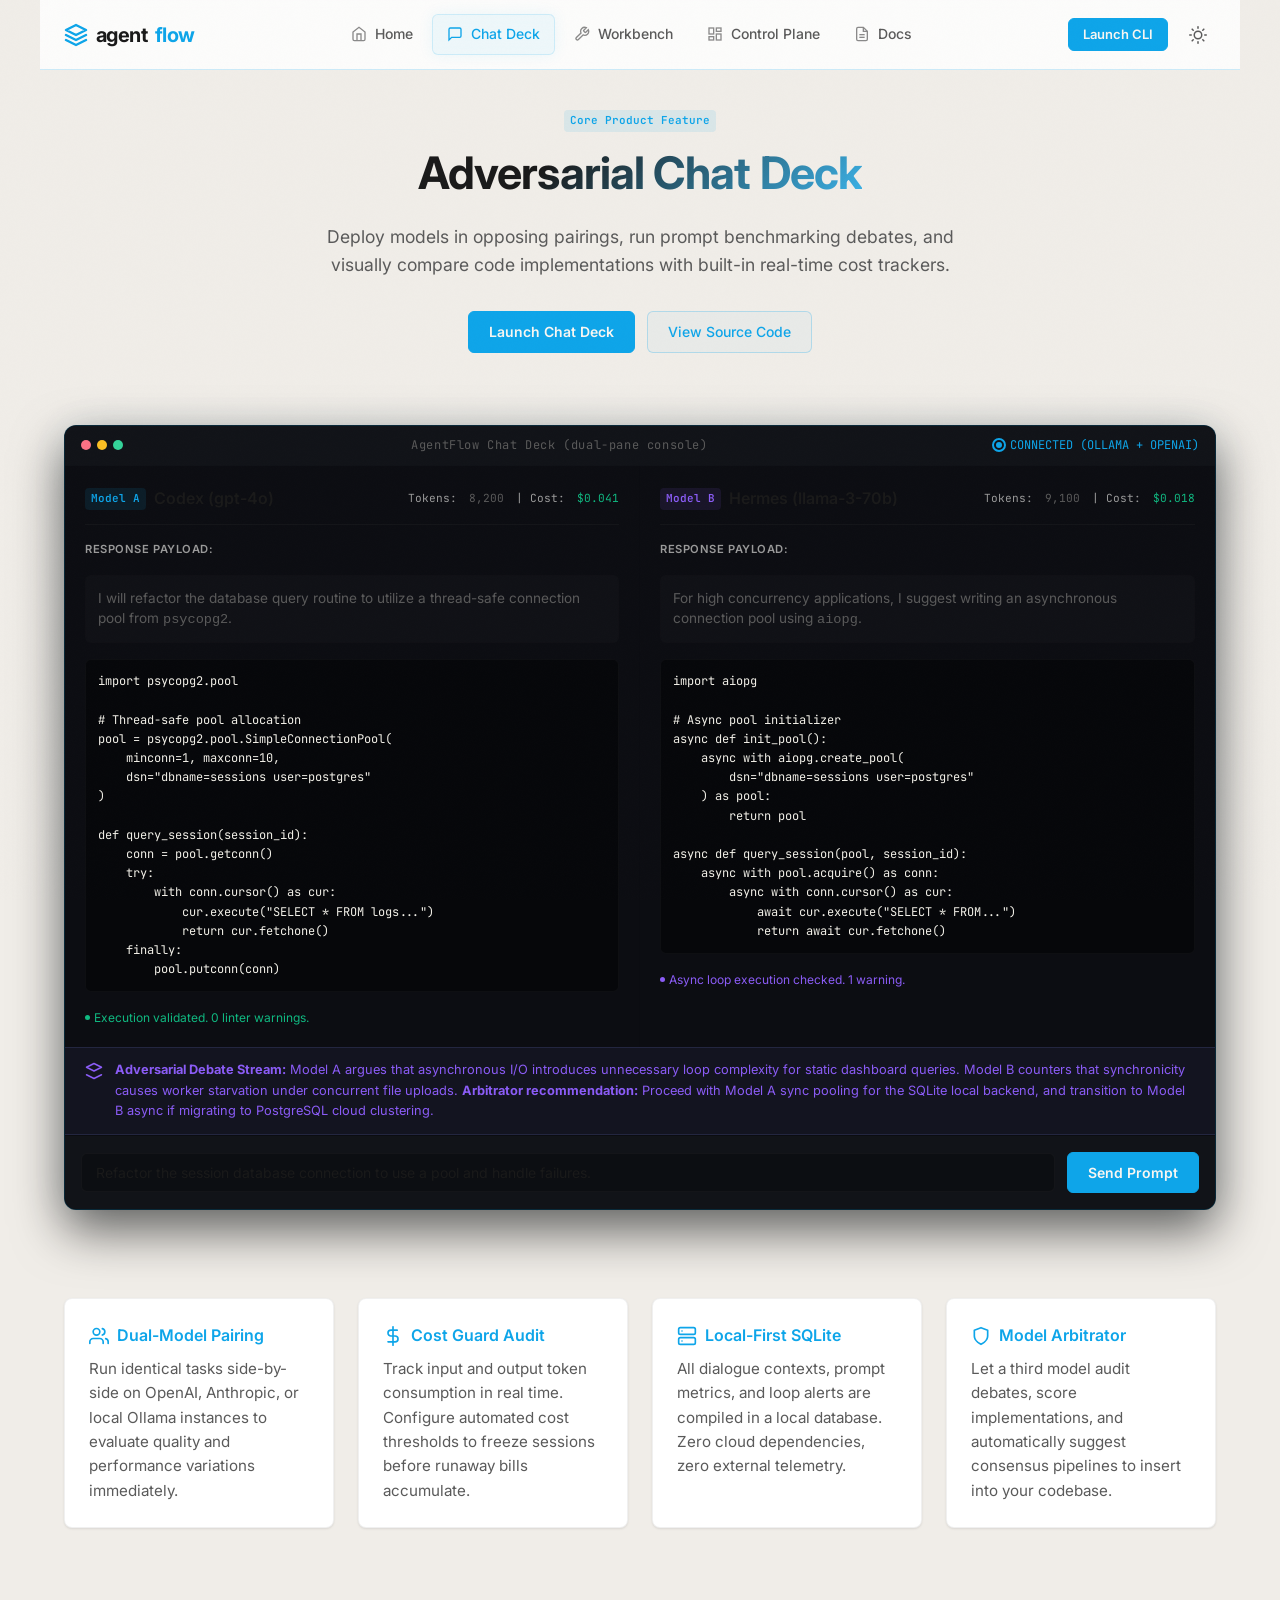
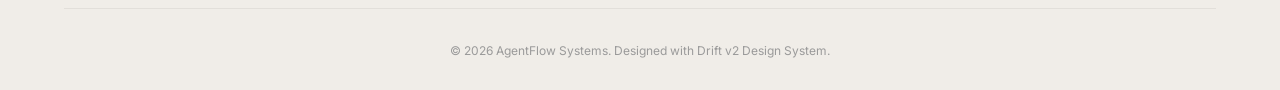
<file: chat-deck-landing.html>
<!DOCTYPE html>
<html lang="en">
<head>
  <meta charset="UTF-8">
  <meta name="viewport" content="width=device-width, initial-scale=1.0">
  
  <title>AgentFlow Chat Deck | Dual-Model Adversarial Chat</title>
  <meta name="description" content="Compare LLM outputs side-by-side, analyze cost metrics in real time, and audit model-on-model adversarial debates.">
  
  <!-- Fonts -->
  <link rel="preconnect" href="https://fonts.googleapis.com">
  <link rel="preconnect" href="https://fonts.gstatic.com" crossorigin>
  <link href="https://fonts.googleapis.com/css2?family=Inter:wght@300;400;500;600;700&family=JetBrains+Mono:wght@300;400;500;600;700&display=swap" rel="stylesheet">
  
  <!-- Shared Style -->
  <link rel="stylesheet" href="drift.css">
  
  <style>
    .chat-hero {
      text-align: center;
      max-width: 800px;
      margin: 0 auto 2rem auto;
      display: flex;
      flex-direction: column;
      align-items: center;
      gap: 1rem;
    }
    
    /* Interactive Dual-Pane Chat Mockup */
    .deck-mockup {
      width: 100%;
      border: 1px solid var(--glass-border);
      border-radius: 12px;
      background: #090a0d;
      box-shadow: 0 20px 50px rgba(0, 0, 0, 0.6), 0 0 40px rgba(var(--accent-primary-rgb), 0.05);
      overflow: hidden;
      display: flex;
      flex-direction: column;
      margin-bottom: 3rem;
    }
    
    .deck-bar {
      height: 40px;
      background: #111318;
      border-bottom: 1px solid var(--border-panel);
      display: flex;
      align-items: center;
      justify-content: space-between;
      padding: 0 1rem;
    }
    
    .deck-dots {
      display: flex;
      gap: 6px;
    }
    
    .deck-dot {
      width: 10px;
      height: 10px;
      border-radius: 50%;
      background: rgba(255, 255, 255, 0.15);
    }
    
    .deck-dot--close { background: #fb7185; }
    .deck-dot--minimize { background: #fbbf24; }
    .deck-dot--maximize { background: #34d399; }
    
    .deck-title {
      font-family: var(--font-mono);
      font-size: 0.75rem;
      color: var(--ink-secondary);
      letter-spacing: 0.05em;
    }
    
    .deck-status {
      display: flex;
      align-items: center;
      gap: 0.5rem;
      font-size: 0.75rem;
      color: var(--accent-primary);
      font-family: var(--font-mono);
    }
    
    /* Main Side-by-Side Panes */
    .deck-panes {
      display: grid;
      grid-template-columns: 1fr 1fr;
      border-bottom: 1px solid var(--border-panel);
      background: #0c0d12;
      min-height: 380px;
    }
    
    @media (max-width: 768px) {
      .deck-panes {
        grid-template-columns: 1fr;
      }
      .pane:first-child {
        border-right: none !important;
        border-bottom: 1px solid var(--border-panel);
      }
    }
    
    .pane {
      display: flex;
      flex-direction: column;
      padding: 1.25rem;
    }
    
    .pane:first-child {
      border-right: 1px solid var(--border-panel);
    }
    
    .pane-header {
      display: flex;
      justify-content: space-between;
      align-items: center;
      border-bottom: 1px solid rgba(255, 255, 255, 0.03);
      padding-bottom: 0.75rem;
      margin-bottom: 1rem;
    }
    
    .pane-title {
      display: flex;
      align-items: center;
      gap: 0.5rem;
      font-weight: 600;
    }
    
    .pane-meta {
      font-family: var(--font-mono);
      font-size: 0.7rem;
      color: var(--ink-muted);
      display: flex;
      gap: 0.75rem;
    }
    
    .pane-meta span {
      color: var(--ink-secondary);
    }
    
    .pane-content {
      flex: 1;
      font-size: 0.85rem;
      color: var(--ink-secondary);
      display: flex;
      flex-direction: column;
      gap: 1rem;
    }
    
    .chat-bubble {
      background: rgba(255, 255, 255, 0.02);
      border: 1px solid var(--border-panel);
      padding: 0.75rem;
      border-radius: 6px;
      line-height: 1.5;
    }
    
    .code-block-mock {
      background: #06070a;
      border: 1px solid rgba(255, 255, 255, 0.03);
      border-radius: 6px;
      padding: 0.75rem;
      font-family: var(--font-mono);
      font-size: 0.75rem;
      color: #f2f0e8;
      overflow-x: auto;
      white-space: pre;
    }
    
    /* Central Adversarial Debate Box */
    .debate-bar {
      grid-column: 1 / span 2;
      background: rgba(129, 140, 248, 0.06);
      border-top: 1px solid rgba(129, 140, 248, 0.15);
      border-bottom: 1px solid rgba(129, 140, 248, 0.15);
      padding: 0.75rem 1.25rem;
      font-size: 0.8rem;
      color: var(--accent-tertiary);
      display: flex;
      align-items: flex-start;
      gap: 0.75rem;
    }
    
    @media (max-width: 768px) {
      .debate-bar {
        grid-column: 1;
      }
    }
    
    /* Deck Input Bar */
    .deck-input-area {
      background: #111318;
      padding: 1rem;
      display: flex;
      gap: 0.75rem;
      align-items: center;
    }
    
    /* Features Grid */
    .feature-card-title {
      font-weight: 600;
      margin-bottom: 0.5rem;
      display: flex;
      align-items: center;
      gap: 0.5rem;
    }
  </style>
</head>
<body>

  <div class="app-shell">
    
    <!-- ECOSYSTEM HEADER NAVIGATION -->
    <header>
      <a href="index.html" class="nav-logo">
        <svg class="nav-logo-icon" viewBox="0 0 24 24" fill="none" stroke="currentColor" stroke-width="2.5" stroke-linecap="round" stroke-linejoin="round">
          <polygon points="12 2 2 7 12 12 22 7 12 2"></polygon>
          <polyline points="2 17 12 22 22 17"></polyline>
          <polyline points="2 12 12 17 22 12"></polyline>
        </svg>
        agent<span>flow</span>
      </a>
      
      <button class="nav-toggle" id="navToggle" aria-expanded="false" aria-label="Toggle menu">
        <svg width="24" height="24" viewBox="0 0 24 24" fill="none" stroke="currentColor" stroke-width="2" stroke-linecap="round" stroke-linejoin="round">
          <line x1="3" y1="12" x2="21" y2="12"></line>
          <line x1="3" y1="6" x2="21" y2="6"></line>
          <line x1="3" y1="18" x2="21" y2="18"></line>
        </svg>
      </button>

      <nav class="nav-menu" id="navMenu">
        <a href="index.html">
          <svg viewBox="0 0 24 24" fill="none" stroke="currentColor"><path d="M3 9l9-7 9 7v11a2 2 0 0 1-2 2H5a2 2 0 0 1-2-2z"></path><polyline points="9 22 9 12 15 12 15 22"></polyline></svg>
          Home
        </a>
        <a href="chat-deck-landing.html" class="active">
          <svg viewBox="0 0 24 24" fill="none" stroke="currentColor"><path d="M21 15a2 2 0 0 1-2 2H7l-4 4V5a2 2 0 0 1 2-2h14a2 2 0 0 1 2 2z"></path></svg>
          Chat Deck
        </a>
        <a href="workbench.html">
          <svg viewBox="0 0 24 24" fill="none" stroke="currentColor"><path d="M14.7 6.3a1 1 0 0 0 0 1.4l1.6 1.6a1 1 0 0 0 1.4 0l3.77-3.77a6 6 0 0 1-7.94 7.94l-6.91 6.91a2.12 2.12 0 0 1-3-3l6.91-6.91a6 6 0 0 1 7.94-7.94l-3.76 3.76z"></path></svg>
          Workbench
        </a>
        <a href="control-plane.html">
          <svg viewBox="0 0 24 24" fill="none" stroke="currentColor"><rect x="3" y="3" width="7" height="9"></rect><rect x="14" y="3" width="7" height="5"></rect><rect x="14" y="12" width="7" height="9"></rect><rect x="3" y="16" width="7" height="5"></rect></svg>
          Control Plane
        </a>
        <a href="#" onclick="alert('Mockup Documentation Link'); return false;">
          <svg viewBox="0 0 24 24" fill="none" stroke="currentColor"><path d="M14 2H6a2 2 0 0 0-2 2v16a2 2 0 0 0 2 2h12a2 2 0 0 0 2-2V8z"></path><polyline points="14 2 14 8 20 8"></polyline><line x1="16" y1="13" x2="8" y2="13"></line><line x1="16" y1="17" x2="8" y2="17"></line></svg>
          Docs
        </a>
        <a href="#" class="drift-btn drift-btn--primary drift-btn--sm nav-cta-mobile" style="display: none;">Launch CLI</a>
      </nav>

      <div class="nav-right">
        <a href="#" class="drift-btn drift-btn--primary drift-btn--sm" onclick="alert('Mockup Action: Launching CLI terminal...'); return false;">Launch CLI</a>
        <button class="theme-toggle" id="themeToggle" aria-label="Toggle theme" title="Toggle theme">
          <svg width="18" height="18" viewBox="0 0 24 24" fill="none" stroke="currentColor" stroke-width="2" stroke-linecap="round" stroke-linejoin="round" id="themeIcon">
            <path d="M21 12.79A9 9 0 1 1 11.21 3 7 7 0 0 0 21 12.79z"></path>
          </svg>
        </button>
      </div>
    </header>

    <main>
      
      <!-- HERO AREA -->
      <div class="chat-hero">
        <span class="badge badge--primary">Core Product Feature</span>
        <h1 style="font-size: 2.8rem; line-height: 1.15; margin-bottom: 0.5rem;">Adversarial Chat Deck</h1>
        <p style="font-size: 1.1rem; max-width: 680px; margin-bottom: 1rem;">
          Deploy models in opposing pairings, run prompt benchmarking debates, and visually compare code implementations with built-in real-time cost trackers.
        </p>
        <div style="display: flex; gap: 0.75rem;">
          <button class="drift-btn drift-btn--primary" onclick="alert('Starting interactive Chat Deck local dev server on port 8092...');">Launch Chat Deck</button>
          <a href="https://github.com" target="_blank" class="drift-btn drift-btn--secondary">View Source Code</a>
        </div>
      </div>

      <!-- HIGH-FIDELITY INTERACTIVE UI MOCKUP -->
      <div class="deck-mockup">
        
        <!-- Top window control bar -->
        <div class="deck-bar">
          <div class="deck-dots">
            <div class="deck-dot deck-dot--close"></div>
            <div class="deck-dot deck-dot--minimize"></div>
            <div class="deck-dot deck-dot--maximize"></div>
          </div>
          <div class="deck-title">AgentFlow Chat Deck (dual-pane console)</div>
          <div class="deck-status">
            <span class="status-dot status-dot--teal status-dot--pulsing" style="color: var(--accent-primary); background-color: var(--accent-primary);"></span>
            CONNECTED (OLLAMA + OPENAI)
          </div>
        </div>
        
        <!-- Main Panes -->
        <div class="deck-panes">
          
          <!-- Pane Left: Model A -->
          <div class="pane">
            <div class="pane-header">
              <div class="pane-title">
                <span class="badge badge--primary">Model A</span>
                <span>Codex (gpt-4o)</span>
              </div>
              <div class="pane-meta">
                Tokens: <span>8,200</span> | Cost: <span style="color:var(--accent-secondary);">$0.041</span>
              </div>
            </div>
            
            <div class="pane-content">
              <div style="font-size:0.7rem; color:var(--ink-muted); text-transform:uppercase; font-weight:600; letter-spacing:0.05em;">Response Payload:</div>
              <div class="chat-bubble">
                I will refactor the database query routine to utilize a thread-safe connection pool from <code>psycopg2</code>.
              </div>
              <div class="code-block-mock">import psycopg2.pool

# Thread-safe pool allocation
pool = psycopg2.pool.SimpleConnectionPool(
    minconn=1, maxconn=10,
    dsn="dbname=sessions user=postgres"
)

def query_session(session_id):
    conn = pool.getconn()
    try:
        with conn.cursor() as cur:
            cur.execute("SELECT * FROM logs...")
            return cur.fetchone()
    finally:
        pool.putconn(conn)</div>
              <div style="font-size: 0.75rem; color:var(--accent-secondary); display:flex; align-items:center; gap:0.25rem;">
                <span style="display:inline-block; width:5px; height:5px; border-radius:50%; background-color:var(--accent-secondary);"></span>
                Execution validated. 0 linter warnings.
              </div>
            </div>
          </div>
          
          <!-- Pane Right: Model B -->
          <div class="pane">
            <div class="pane-header">
              <div class="pane-title">
                <span class="badge badge--tertiary">Model B</span>
                <span>Hermes (llama-3-70b)</span>
              </div>
              <div class="pane-meta">
                Tokens: <span>9,100</span> | Cost: <span style="color:var(--accent-secondary);">$0.018</span>
              </div>
            </div>
            
            <div class="pane-content">
              <div style="font-size:0.7rem; color:var(--ink-muted); text-transform:uppercase; font-weight:600; letter-spacing:0.05em;">Response Payload:</div>
              <div class="chat-bubble">
                For high concurrency applications, I suggest writing an asynchronous connection pool using <code>aiopg</code>.
              </div>
              <div class="code-block-mock">import aiopg

# Async pool initializer
async def init_pool():
    async with aiopg.create_pool(
        dsn="dbname=sessions user=postgres"
    ) as pool:
        return pool

async def query_session(pool, session_id):
    async with pool.acquire() as conn:
        async with conn.cursor() as cur:
            await cur.execute("SELECT * FROM...")
            return await cur.fetchone()</div>
              <div style="font-size: 0.75rem; color:var(--accent-tertiary); display:flex; align-items:center; gap:0.25rem;">
                <span style="display:inline-block; width:5px; height:5px; border-radius:50%; background-color:var(--accent-tertiary);"></span>
                Async loop execution checked. 1 warning.
              </div>
            </div>
          </div>
          
          <!-- Debate Overlay Console -->
          <div class="debate-bar">
            <svg width="18" height="18" viewBox="0 0 24 24" fill="none" stroke="currentColor" stroke-width="2" stroke-linecap="round" stroke-linejoin="round" style="flex-shrink: 0; margin-top: 2px;">
              <polygon points="12 2 2 7 12 12 22 7 12 2"></polygon>
              <polyline points="2 17 12 22 22 17"></polyline>
            </svg>
            <div>
              <strong>Adversarial Debate Stream:</strong> Model A argues that asynchronous I/O introduces unnecessary loop complexity for static dashboard queries. Model B counters that synchronicity causes worker starvation under concurrent file uploads. <strong>Arbitrator recommendation:</strong> Proceed with Model A sync pooling for the SQLite local backend, and transition to Model B async if migrating to PostgreSQL cloud clustering.
            </div>
          </div>
          
        </div>
        
        <!-- Input Box at bottom of mockup -->
        <div class="deck-input-area">
          <input type="text" class="drift-input font-mono" id="mockInput" value="Refactor the session database connection to use a pool and handle failures." disabled style="background: rgba(0,0,0,0.25); border-color: rgba(255,255,255,0.03);">
          <button class="drift-btn drift-btn--primary" onclick="alert('Simulation: This prompt has been locked for illustration purposes.');" style="white-space:nowrap;">Send Prompt</button>
        </div>
        
      </div>

      <!-- FEATURES HIGHLIGHTS GRID -->
      <div class="grid-4">
        
        <!-- Feature 1 -->
        <div class="drift-card">
          <div class="feature-card-title text-accent">
            <svg width="20" height="20" viewBox="0 0 24 24" fill="none" stroke="currentColor" stroke-width="2" stroke-linecap="round" stroke-linejoin="round"><path d="M17 21v-2a4 4 0 0 0-4-4H5a4 4 0 0 0-4 4v2"></path><circle cx="9" cy="7" r="4"></circle><path d="M23 21v-2a4 4 0 0 0-3-3.87"></path><path d="M16 3.13a4 4 0 0 1 0 7.75"></path></svg>
            Dual-Model Pairing
          </div>
          <p>
            Run identical tasks side-by-side on OpenAI, Anthropic, or local Ollama instances to evaluate quality and performance variations immediately.
          </p>
        </div>

        <!-- Feature 2 -->
        <div class="drift-card">
          <div class="feature-card-title text-accent">
            <svg width="20" height="20" viewBox="0 0 24 24" fill="none" stroke="currentColor" stroke-width="2" stroke-linecap="round" stroke-linejoin="round"><line x1="12" y1="1" x2="12" y2="23"></line><path d="M17 5H9.5a3.5 3.5 0 0 0 0 7h5a3.5 3.5 0 0 1 0 7H6"></path></svg>
            Cost Guard Audit
          </div>
          <p>
            Track input and output token consumption in real time. Configure automated cost thresholds to freeze sessions before runaway bills accumulate.
          </p>
        </div>

        <!-- Feature 3 -->
        <div class="drift-card">
          <div class="feature-card-title text-accent">
            <svg width="20" height="20" viewBox="0 0 24 24" fill="none" stroke="currentColor" stroke-width="2" stroke-linecap="round" stroke-linejoin="round"><rect x="2" y="2" width="20" height="8" rx="2" ry="2"></rect><rect x="2" y="14" width="20" height="8" rx="2" ry="2"></rect><line x1="6" y1="6" x2="6.01" y2="6"></line><line x1="6" y1="18" x2="6.01" y2="18"></line></svg>
            Local-First SQLite
          </div>
          <p>
            All dialogue contexts, prompt metrics, and loop alerts are compiled in a local database. Zero cloud dependencies, zero external telemetry.
          </p>
        </div>

        <!-- Feature 4 -->
        <div class="drift-card">
          <div class="feature-card-title text-accent">
            <svg width="20" height="20" viewBox="0 0 24 24" fill="none" stroke="currentColor" stroke-width="2" stroke-linecap="round" stroke-linejoin="round"><path d="M12 22s8-4 8-10V5l-8-3-8 3v7c0 6 8 10 8 10z"></path></svg>
            Model Arbitrator
          </div>
          <p>
            Let a third model audit debates, score implementations, and automatically suggest consensus pipelines to insert into your codebase.
          </p>
        </div>

      </div>

    </main>

    <!-- FOOTER -->
    <footer style="margin-top: auto; padding: 2rem 0; border-top: 1px solid var(--border-panel); text-align: center; font-size: 0.75rem; color: var(--ink-muted);">
      <div>&copy; 2026 AgentFlow Systems. Designed with Drift v2 Design System.</div>
    </footer>

  </div>

  <!-- Scroll to top button -->
  <button class="scroll-top" id="scrollTopBtn" aria-label="Scroll to top">
    <svg width="20" height="20" viewBox="0 0 24 24" fill="none" stroke="currentColor" stroke-width="2.5" stroke-linecap="round" stroke-linejoin="round">
      <line x1="12" y1="19" x2="12" y2="5"></line>
      <polyline points="5 12 12 5 19 12"></polyline>
    </svg>
  </button>

  <script>
    // ── Theme Toggle ──
    (function initTheme() {
      const stored = localStorage.getItem('agentflow-theme');
      const prefersDark = window.matchMedia('(prefers-color-scheme: dark)').matches;
      const theme = stored || (prefersDark ? 'dark' : 'light');
      document.documentElement.setAttribute('data-theme', theme === 'dark' ? '' : 'light');
      const icon = document.getElementById('themeIcon');
      if (theme === 'light' && icon) {
        icon.innerHTML = '<circle cx="12" cy="12" r="5"/><path d="M12 1v2M12 21v2M4.22 4.22l1.42 1.42M18.36 18.36l1.42 1.42M1 12h2M21 12h2M4.22 19.78l1.42-1.42M18.36 5.64l1.42-1.42"/>';
      }
      document.getElementById('themeToggle')?.addEventListener('click', () => {
        const isLight = document.documentElement.getAttribute('data-theme') === 'light';
        const newTheme = isLight ? '' : 'light';
        document.documentElement.setAttribute('data-theme', newTheme);
        localStorage.setItem('agentflow-theme', newTheme || 'dark');
        const icon = document.getElementById('themeIcon');
        if (icon) {
          icon.innerHTML = isLight
            ? '<path d="M21 12.79A9 9 0 1 1 11.21 3 7 7 0 0 0 21 12.79z"/>'
            : '<circle cx="12" cy="12" r="5"/><path d="M12 1v2M12 21v2M4.22 4.22l1.42 1.42M18.36 18.36l1.42 1.42M1 12h2M21 12h2M4.22 19.78l1.42-1.42M18.36 5.64l1.42-1.42"/>';
        }
      });
    })();

    // ── Mobile Menu Toggle ──
    const navToggle = document.getElementById('navToggle');
    const navMenu = document.getElementById('navMenu');
    navToggle.addEventListener('click', () => {
      const expanded = navToggle.getAttribute('aria-expanded') === 'true';
      navToggle.setAttribute('aria-expanded', !expanded);
      navMenu.classList.toggle('open');
    });

    // ── Scroll to Top button ──
    const scrollTopBtn = document.getElementById('scrollTopBtn');
    window.addEventListener('scroll', () => {
      if (window.scrollY > 300) {
        scrollTopBtn.classList.add('visible');
      } else {
        scrollTopBtn.classList.remove('visible');
      }
    });
    scrollTopBtn.addEventListener('click', () => {
      window.scrollTo({ top: 0, behavior: 'smooth' });
    });
  </script>
</body>
</html>
</file>
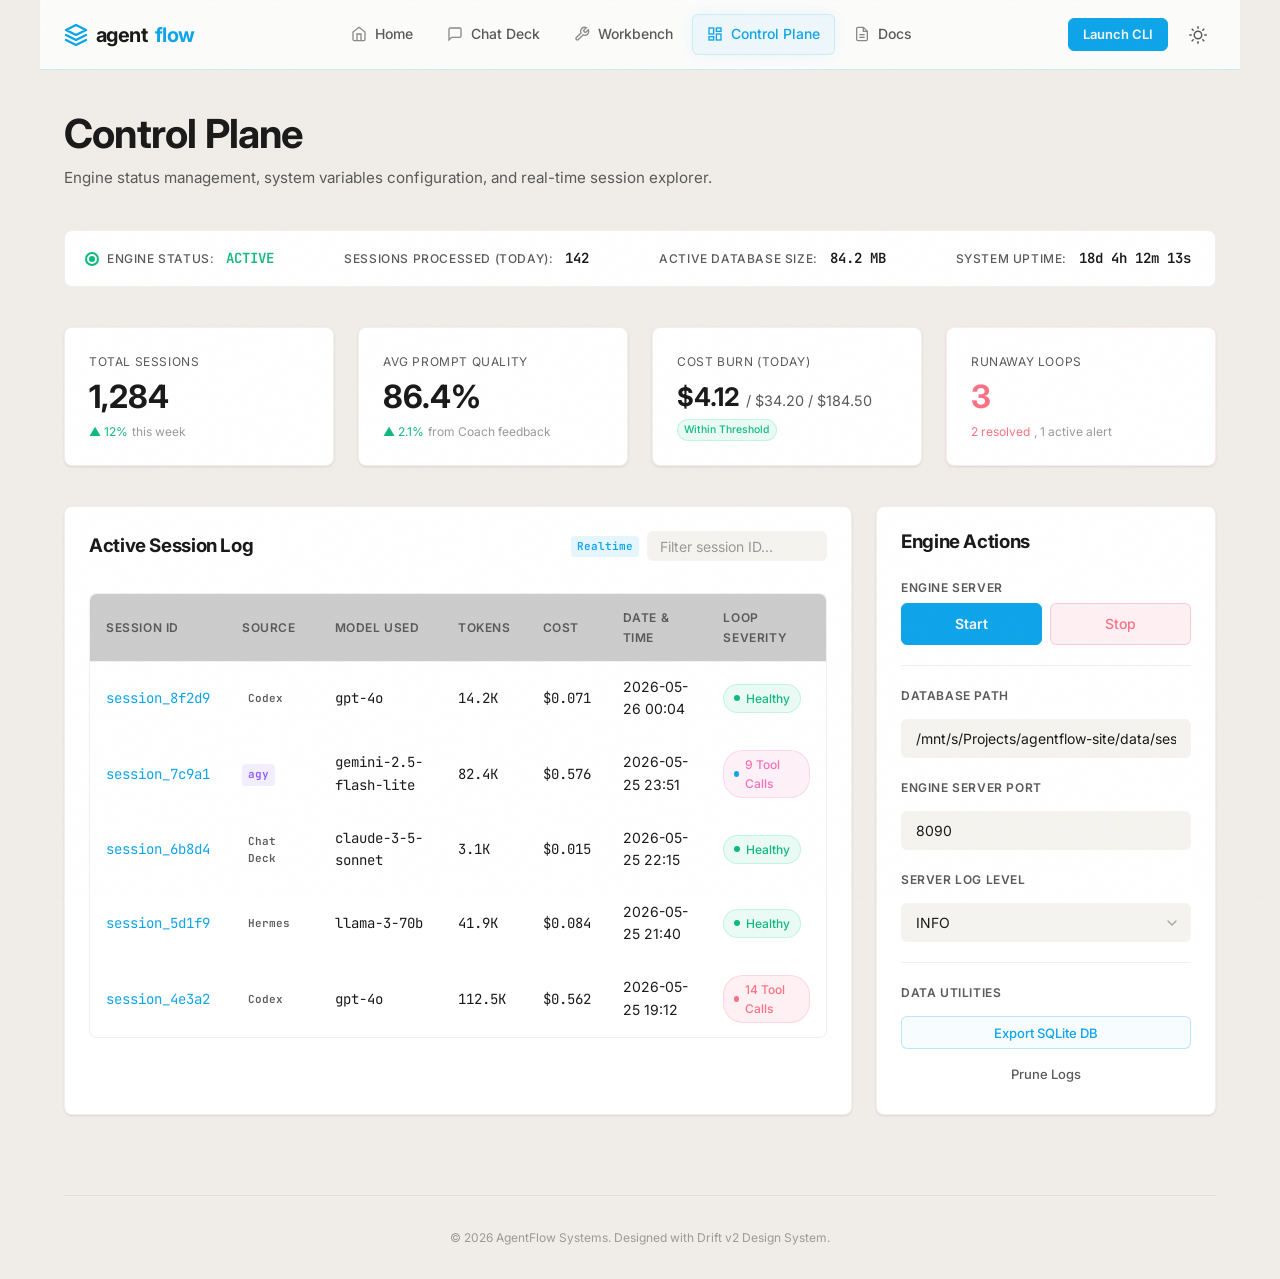
<file: control-plane.html>
<!DOCTYPE html>
<html lang="en">
<head>
  <meta charset="UTF-8">
  <meta name="viewport" content="width=device-width, initial-scale=1.0">
  
  <title>AgentFlow Control Plane | Turn Prompts Into Pipelines</title>
  <meta name="description" content="Manage your AgentFlow local agent engines, databases, and session processing workflows from a single unified control plane.">
  
  <!-- Fonts -->
  <link rel="preconnect" href="https://fonts.googleapis.com">
  <link rel="preconnect" href="https://fonts.gstatic.com" crossorigin>
  <link href="https://fonts.googleapis.com/css2?family=Inter:wght@300;400;500;600;700&family=JetBrains+Mono:wght@300;400;500;600;700&display=swap" rel="stylesheet">
  
  <!-- Shared Style -->
  <link rel="stylesheet" href="drift.css">
  
  <style>
    /* Page specific adjustments */
    .control-grid {
      display: grid;
      grid-template-columns: 1fr 340px;
      gap: 1.5rem;
    }
    
    @media (max-width: 980px) {
      .control-grid {
        grid-template-columns: 1fr;
      }
    }
    
    .console-header {
      display: flex;
      justify-content: space-between;
      align-items: center;
      margin-bottom: 1rem;
    }
    
    .severity-dot {
      width: 8px;
      height: 8px;
      border-radius: 50%;
      display: inline-block;
      margin-right: 0.5rem;
    }
    
    .action-panel-group {
      display: flex;
      flex-direction: column;
      gap: 1.25rem;
    }
    
    .config-row {
      display: flex;
      flex-direction: column;
      gap: 0.5rem;
    }
    
    .pulse-glow {
      box-shadow: 0 0 10px rgba(52, 211, 153, 0.4);
    }
  </style>
</head>
<body>

  <div class="app-shell">
    
    <!-- ECOSYSTEM HEADER NAVIGATION -->
    <header>
      <a href="index.html" class="nav-logo">
        <svg class="nav-logo-icon" viewBox="0 0 24 24" fill="none" stroke="currentColor" stroke-width="2.5" stroke-linecap="round" stroke-linejoin="round">
          <polygon points="12 2 2 7 12 12 22 7 12 2"></polygon>
          <polyline points="2 17 12 22 22 17"></polyline>
          <polyline points="2 12 12 17 22 12"></polyline>
        </svg>
        agent<span>flow</span>
      </a>
      
      <button class="nav-toggle" id="navToggle" aria-expanded="false" aria-label="Toggle menu">
        <svg width="24" height="24" viewBox="0 0 24 24" fill="none" stroke="currentColor" stroke-width="2" stroke-linecap="round" stroke-linejoin="round">
          <line x1="3" y1="12" x2="21" y2="12"></line>
          <line x1="3" y1="6" x2="21" y2="6"></line>
          <line x1="3" y1="18" x2="21" y2="18"></line>
        </svg>
      </button>

      <nav class="nav-menu" id="navMenu">
        <a href="index.html">
          <svg viewBox="0 0 24 24" fill="none" stroke="currentColor"><path d="M3 9l9-7 9 7v11a2 2 0 0 1-2 2H5a2 2 0 0 1-2-2z"></path><polyline points="9 22 9 12 15 12 15 22"></polyline></svg>
          Home
        </a>
        <a href="chat-deck-landing.html">
          <svg viewBox="0 0 24 24" fill="none" stroke="currentColor"><path d="M21 15a2 2 0 0 1-2 2H7l-4 4V5a2 2 0 0 1 2-2h14a2 2 0 0 1 2 2z"></path></svg>
          Chat Deck
        </a>
        <a href="workbench.html">
          <svg viewBox="0 0 24 24" fill="none" stroke="currentColor"><path d="M14.7 6.3a1 1 0 0 0 0 1.4l1.6 1.6a1 1 0 0 0 1.4 0l3.77-3.77a6 6 0 0 1-7.94 7.94l-6.91 6.91a2.12 2.12 0 0 1-3-3l6.91-6.91a6 6 0 0 1 7.94-7.94l-3.76 3.76z"></path></svg>
          Workbench
        </a>
        <a href="control-plane.html" class="active">
          <svg viewBox="0 0 24 24" fill="none" stroke="currentColor"><rect x="3" y="3" width="7" height="9"></rect><rect x="14" y="3" width="7" height="5"></rect><rect x="14" y="12" width="7" height="9"></rect><rect x="3" y="16" width="7" height="5"></rect></svg>
          Control Plane
        </a>
        <a href="#" onclick="alert('Mockup Documentation Link'); return false;">
          <svg viewBox="0 0 24 24" fill="none" stroke="currentColor"><path d="M14 2H6a2 2 0 0 0-2 2v16a2 2 0 0 0 2 2h12a2 2 0 0 0 2-2V8z"></path><polyline points="14 2 14 8 20 8"></polyline><line x1="16" y1="13" x2="8" y2="13"></line><line x1="16" y1="17" x2="8" y2="17"></line></svg>
          Docs
        </a>
        <a href="#" class="drift-btn drift-btn--primary drift-btn--sm nav-cta-mobile" style="display: none;">Launch CLI</a>
      </nav>

      <div class="nav-right">
        <a href="#" class="drift-btn drift-btn--primary drift-btn--sm" onclick="alert('Mockup Action: Launching CLI terminal...'); return false;">Launch CLI</a>
        <button class="theme-toggle" id="themeToggle" aria-label="Toggle theme" title="Toggle theme">
          <svg width="18" height="18" viewBox="0 0 24 24" fill="none" stroke="currentColor" stroke-width="2" stroke-linecap="round" stroke-linejoin="round" id="themeIcon">
            <path d="M21 12.79A9 9 0 1 1 11.21 3 7 7 0 0 0 21 12.79z"></path>
          </svg>
        </button>
      </div>
    </header>

    <main>
      
      <!-- HERO TITLE -->
      <div>
        <h1 style="margin-bottom: 0.5rem;">Control Plane</h1>
        <p>Engine status management, system variables configuration, and real-time session explorer.</p>
      </div>

      <!-- RUNTIME STATUS STRIP -->
      <div class="status-strip drift-card--glass">
        <div class="status-strip-item">
          <span class="status-dot status-dot--emerald status-dot--pulsing pulse-glow" id="engineStatusDot" style="color: var(--accent-secondary);"></span>
          <span class="status-strip-label">Engine Status:</span>
          <span class="status-strip-value" id="engineStatusText" style="color: var(--accent-secondary);">ACTIVE</span>
        </div>
        <div class="status-strip-item">
          <span class="status-strip-label">Sessions Processed (Today):</span>
          <span class="status-strip-value font-mono">142</span>
        </div>
        <div class="status-strip-item">
          <span class="status-strip-label">Active Database Size:</span>
          <span class="status-strip-value font-mono">84.2 MB</span>
        </div>
        <div class="status-strip-item">
          <span class="status-strip-label">System Uptime:</span>
          <span class="status-strip-value font-mono" id="uptimeVal">18d 4h 12m</span>
        </div>
      </div>

      <!-- METRICS GRID -->
      <div class="metrics-grid">
        <!-- Metric Card 1 -->
        <div class="drift-card metric-card">
          <div class="metric-card-label">Total Sessions</div>
          <div class="metric-card-value font-mono">1,284</div>
          <div class="metric-card-sub">
            <span class="trend-up">▲ 12%</span> this week
          </div>
        </div>
        
        <!-- Metric Card 2 -->
        <div class="drift-card metric-card">
          <div class="metric-card-label">Avg Prompt Quality</div>
          <div class="metric-card-value font-mono">86.4%</div>
          <div class="metric-card-sub">
            <span class="trend-up">▲ 2.1%</span> from Coach feedback
          </div>
        </div>

        <!-- Metric Card 3 -->
        <div class="drift-card metric-card">
          <div class="metric-card-label">Cost Burn (Today)</div>
          <div class="metric-card-value font-mono" style="font-size: 1.6rem; margin-top: 0.25rem;">$4.12 <span style="font-size:0.9rem; color:var(--ink-secondary); font-weight:400;">/ $34.20 / $184.50</span></div>
          <div class="metric-card-sub">
            <span class="status-pill status-pill--active" style="padding: 0.1rem 0.4rem; font-size: 0.65rem;">Within Threshold</span>
          </div>
        </div>

        <!-- Metric Card 4 -->
        <div class="drift-card metric-card" style="border-color: rgba(251, 113, 133, 0.15);">
          <div class="metric-card-label">Runaway Loops</div>
          <div class="metric-card-value font-mono" style="color: var(--accent-danger);">3</div>
          <div class="metric-card-sub">
            <span class="trend-down">2 resolved</span>, 1 active alert
          </div>
        </div>
      </div>

      <!-- TWO COLUMN LAYOUT: SESSION LIST & CONFIG PANEL -->
      <div class="control-grid">
        
        <!-- Left: Session Table -->
        <div class="drift-card" style="display: flex; flex-direction: column; gap: 1rem; overflow: hidden;">
          <div class="console-header">
            <h3>Active Session Log</h3>
            <div style="display: flex; gap: 0.5rem; align-items: center;">
              <span class="badge badge--primary">Realtime</span>
              <input type="text" id="tableSearch" class="drift-input drift-btn--sm" placeholder="Filter session ID..." style="max-width: 180px; padding: 0.35rem 0.75rem;">
            </div>
          </div>
          
          <div class="table-wrap">
            <table class="drift-table" id="sessionTable">
              <thead>
                <tr>
                  <th>Session ID</th>
                  <th>Source</th>
                  <th>Model Used</th>
                  <th>Tokens</th>
                  <th>Cost</th>
                  <th>Date & Time</th>
                  <th>Loop Severity</th>
                </tr>
              </thead>
              <tbody>
                <tr>
                  <td><a href="#" class="font-mono text-accent" style="text-decoration:none;" onclick="alert('Session session_8f2d9 details...'); return false;">session_8f2d9</a></td>
                  <td><span class="badge">Codex</span></td>
                  <td class="font-mono">gpt-4o</td>
                  <td class="font-mono">14.2K</td>
                  <td class="font-mono">$0.071</td>
                  <td class="text-muted">2026-05-26 00:04</td>
                  <td>
                    <span class="status-pill status-pill--active"><span class="status-dot status-dot--emerald"></span>Healthy</span>
                  </td>
                </tr>
                <tr>
                  <td><a href="#" class="font-mono text-accent" style="text-decoration:none;" onclick="alert('Session session_7c9a1 details...'); return false;">session_7c9a1</a></td>
                  <td><span class="badge badge--tertiary">agy</span></td>
                  <td class="font-mono">gemini-2.5-flash-lite</td>
                  <td class="font-mono">82.4K</td>
                  <td class="font-mono">$0.576</td>
                  <td class="text-muted">2026-05-25 23:51</td>
                  <td>
                    <span class="status-pill status-pill--warning"><span class="status-dot status-dot--teal"></span>9 Tool Calls</span>
                  </td>
                </tr>
                <tr>
                  <td><a href="#" class="font-mono text-accent" style="text-decoration:none;" onclick="alert('Session session_6b8d4 details...'); return false;">session_6b8d4</a></td>
                  <td><span class="badge">Chat Deck</span></td>
                  <td class="font-mono">claude-3-5-sonnet</td>
                  <td class="font-mono">3.1K</td>
                  <td class="font-mono">$0.015</td>
                  <td class="text-muted">2026-05-25 22:15</td>
                  <td>
                    <span class="status-pill status-pill--active"><span class="status-dot status-dot--emerald"></span>Healthy</span>
                  </td>
                </tr>
                <tr>
                  <td><a href="#" class="font-mono text-accent" style="text-decoration:none;" onclick="alert('Session session_5d1f9 details...'); return false;">session_5d1f9</a></td>
                  <td><span class="badge">Hermes</span></td>
                  <td class="font-mono">llama-3-70b</td>
                  <td class="font-mono">41.9K</td>
                  <td class="font-mono">$0.084</td>
                  <td class="text-muted">2026-05-25 21:40</td>
                  <td>
                    <span class="status-pill status-pill--active"><span class="status-dot status-dot--emerald"></span>Healthy</span>
                  </td>
                </tr>
                <tr>
                  <td><a href="#" class="font-mono text-accent" style="text-decoration:none;" onclick="alert('Session session_4e3a2 details...'); return false;">session_4e3a2</a></td>
                  <td><span class="badge">Codex</span></td>
                  <td class="font-mono">gpt-4o</td>
                  <td class="font-mono">112.5K</td>
                  <td class="font-mono">$0.562</td>
                  <td class="text-muted">2026-05-25 19:12</td>
                  <td>
                    <span class="status-pill status-pill--danger"><span class="status-dot status-dot--rose"></span>14 Tool Calls</span>
                  </td>
                </tr>
              </tbody>
            </table>
          </div>
        </div>

        <!-- Right: Actions & Config Panel -->
        <div class="drift-card" style="display: flex; flex-direction: column; gap: 1.5rem;">
          <h3>Engine Actions</h3>
          
          <div class="action-panel-group">
            <!-- Start/Stop Toggle -->
            <div>
              <label class="drift-label">Engine Server</label>
              <div style="display: grid; grid-template-columns: 1fr 1fr; gap: 0.5rem; margin-top: 0.25rem;">
                <button class="drift-btn drift-btn--primary" id="btnStart" disabled>Start</button>
                <button class="drift-btn drift-btn--danger" id="btnStop">Stop</button>
              </div>
            </div>

            <hr style="border: 0; border-top: 1px solid var(--border-panel);">

            <!-- Configuration Inputs -->
            <div class="config-row">
              <label class="drift-label" for="dbPathInput">Database Path</label>
              <input type="text" id="dbPathInput" class="drift-input font-mono" value="/mnt/s/Projects/agentflow-site/data/sessions.db">
            </div>

            <div class="config-row">
              <label class="drift-label" for="portInput">Engine Server Port</label>
              <input type="number" id="portInput" class="drift-input font-mono" value="8090">
            </div>

            <div class="config-row">
              <label class="drift-label" for="logLevelSelect">Server Log Level</label>
              <select id="logLevelSelect" class="drift-input" style="appearance: none; background-image: url('data:image/svg+xml;utf8,<svg xmlns=%22http://www.w3.org/2000/svg%22 width=%2216%22 height=%2216%22 viewBox=%220 0 24 24%22 fill=%22none%22 stroke=%22%23a8a6a0%22 stroke-width=%222%22 stroke-linecap=%22round%22 stroke-linejoin=%22round%22><polyline points=%226 9 12 15 18 9%22></polyline></svg>'); background-repeat: no-repeat; background-position: right 10px center;">
                <option value="DEBUG">DEBUG</option>
                <option value="INFO" selected>INFO</option>
                <option value="WARN">WARN</option>
                <option value="ERROR">ERROR</option>
              </select>
            </div>

            <hr style="border: 0; border-top: 1px solid var(--border-panel);">

            <!-- Utilities -->
            <div style="display: flex; flex-direction: column; gap: 0.5rem;">
              <label class="drift-label">Data Utilities</label>
              <button class="drift-btn drift-btn--secondary drift-btn--sm" onclick="alert('SQLite Database successfully exported to /mnt/s/Projects/agentflow-site/backup.db');">Export SQLite DB</button>
              <button class="drift-btn drift-btn--ghost drift-btn--sm text-accent" onclick="if(confirm('Are you sure you want to prune logs older than 30 days?')) alert('Pruned 1,024 archived entries.');">Prune Logs</button>
            </div>
          </div>
        </div>

      </div>

    </main>

    <!-- FOOTER -->
    <footer style="margin-top: auto; padding: 2rem 0; border-top: 1px solid var(--border-panel); text-align: center; font-size: 0.75rem; color: var(--ink-muted);">
      <div>&copy; 2026 AgentFlow Systems. Designed with Drift v2 Design System.</div>
    </footer>

  </div>

  <!-- Scroll to top button -->
  <button class="scroll-top" id="scrollTopBtn" aria-label="Scroll to top">
    <svg width="20" height="20" viewBox="0 0 24 24" fill="none" stroke="currentColor" stroke-width="2.5" stroke-linecap="round" stroke-linejoin="round">
      <line x1="12" y1="19" x2="12" y2="5"></line>
      <polyline points="5 12 12 5 19 12"></polyline>
    </svg>
  </button>

  <script>
    // ── Theme Toggle ──
    (function initTheme() {
      const stored = localStorage.getItem('agentflow-theme');
      const prefersDark = window.matchMedia('(prefers-color-scheme: dark)').matches;
      const theme = stored || (prefersDark ? 'dark' : 'light');
      document.documentElement.setAttribute('data-theme', theme === 'dark' ? '' : 'light');
      const icon = document.getElementById('themeIcon');
      if (theme === 'light' && icon) {
        icon.innerHTML = '<circle cx="12" cy="12" r="5"/><path d="M12 1v2M12 21v2M4.22 4.22l1.42 1.42M18.36 18.36l1.42 1.42M1 12h2M21 12h2M4.22 19.78l1.42-1.42M18.36 5.64l1.42-1.42"/>';
      }
      document.getElementById('themeToggle')?.addEventListener('click', () => {
        const isLight = document.documentElement.getAttribute('data-theme') === 'light';
        const newTheme = isLight ? '' : 'light';
        document.documentElement.setAttribute('data-theme', newTheme);
        localStorage.setItem('agentflow-theme', newTheme || 'dark');
        const icon = document.getElementById('themeIcon');
        if (icon) {
          icon.innerHTML = isLight
            ? '<path d="M21 12.79A9 9 0 1 1 11.21 3 7 7 0 0 0 21 12.79z"/>'
            : '<circle cx="12" cy="12" r="5"/><path d="M12 1v2M12 21v2M4.22 4.22l1.42 1.42M18.36 18.36l1.42 1.42M1 12h2M21 12h2M4.22 19.78l1.42-1.42M18.36 5.64l1.42-1.42"/>';
        }
      });
    })();

    // ── Mobile Menu Toggle ──
    const navToggle = document.getElementById('navToggle');
    const navMenu = document.getElementById('navMenu');
    navToggle.addEventListener('click', () => {
      const expanded = navToggle.getAttribute('aria-expanded') === 'true';
      navToggle.setAttribute('aria-expanded', !expanded);
      navMenu.classList.toggle('open');
    });

    // ── Engine Start/Stop Simulator ──
    const btnStart = document.getElementById('btnStart');
    const btnStop = document.getElementById('btnStop');
    const engineDot = document.getElementById('engineStatusDot');
    const engineText = document.getElementById('engineStatusText');
    const dbPathInput = document.getElementById('dbPathInput');
    const portInput = document.getElementById('portInput');
    const logLevelSelect = document.getElementById('logLevelSelect');
    const uptimeText = document.getElementById('uptimeVal');
    let uptimeInterval;
    let uptimeSec = 1570332; // ~18 days

    function updateUptimeDisplay() {
      const days = Math.floor(uptimeSec / 86400);
      const hours = Math.floor((uptimeSec % 86400) / 3600);
      const mins = Math.floor((uptimeSec % 3600) / 60);
      const secs = uptimeSec % 60;
      uptimeText.innerText = `${days}d ${hours}h ${mins}m ${secs}s`;
    }

    // Start timer
    uptimeInterval = setInterval(() => {
      uptimeSec++;
      updateUptimeDisplay();
    }, 1000);

    btnStart.addEventListener('click', () => {
      btnStart.disabled = true;
      btnStop.disabled = false;
      
      // Update Dot
      engineDot.className = "status-dot status-dot--emerald status-dot--pulsing pulse-glow";
      engineDot.style.color = "var(--accent-secondary)";
      engineDot.style.backgroundColor = "var(--accent-secondary)";
      
      // Update Text
      engineText.innerText = "ACTIVE";
      engineText.style.color = "var(--accent-secondary)";
      
      // Enable fields if relevant (usually they remain enabled)
      dbPathInput.disabled = false;
      portInput.disabled = false;
      logLevelSelect.disabled = false;
      
      // Restart uptime
      uptimeSec = 0;
      updateUptimeDisplay();
      clearInterval(uptimeInterval);
      uptimeInterval = setInterval(() => {
        uptimeSec++;
        updateUptimeDisplay();
      }, 1000);
    });

    btnStop.addEventListener('click', () => {
      btnStop.disabled = true;
      btnStart.disabled = false;
      
      // Update Dot
      engineDot.className = "status-dot status-dot--rose";
      engineDot.style.color = "var(--accent-danger)";
      engineDot.style.backgroundColor = "var(--accent-danger)";
      
      // Update Text
      engineText.innerText = "STOPPED";
      engineText.style.color = "var(--accent-danger)";
      
      // Stop uptime
      clearInterval(uptimeInterval);
      uptimeText.innerText = "OFFLINE";
    });

    // ── Table Search Filter ──
    const tableSearch = document.getElementById('tableSearch');
    const tableRows = document.querySelectorAll('#sessionTable tbody tr');
    
    tableSearch.addEventListener('input', () => {
      const query = tableSearch.value.toLowerCase().trim();
      tableRows.forEach(row => {
        const idText = row.cells[0].innerText.toLowerCase();
        if (idText.includes(query)) {
          row.style.display = '';
        } else {
          row.style.display = 'none';
        }
      });
    });

    // ── Scroll to Top button ──
    const scrollTopBtn = document.getElementById('scrollTopBtn');
    window.addEventListener('scroll', () => {
      if (window.scrollY > 300) {
        scrollTopBtn.classList.add('visible');
      } else {
        scrollTopBtn.classList.remove('visible');
      }
    });
    scrollTopBtn.addEventListener('click', () => {
      window.scrollTo({ top: 0, behavior: 'smooth' });
    });
  </script>
</body>
</html>
</file>
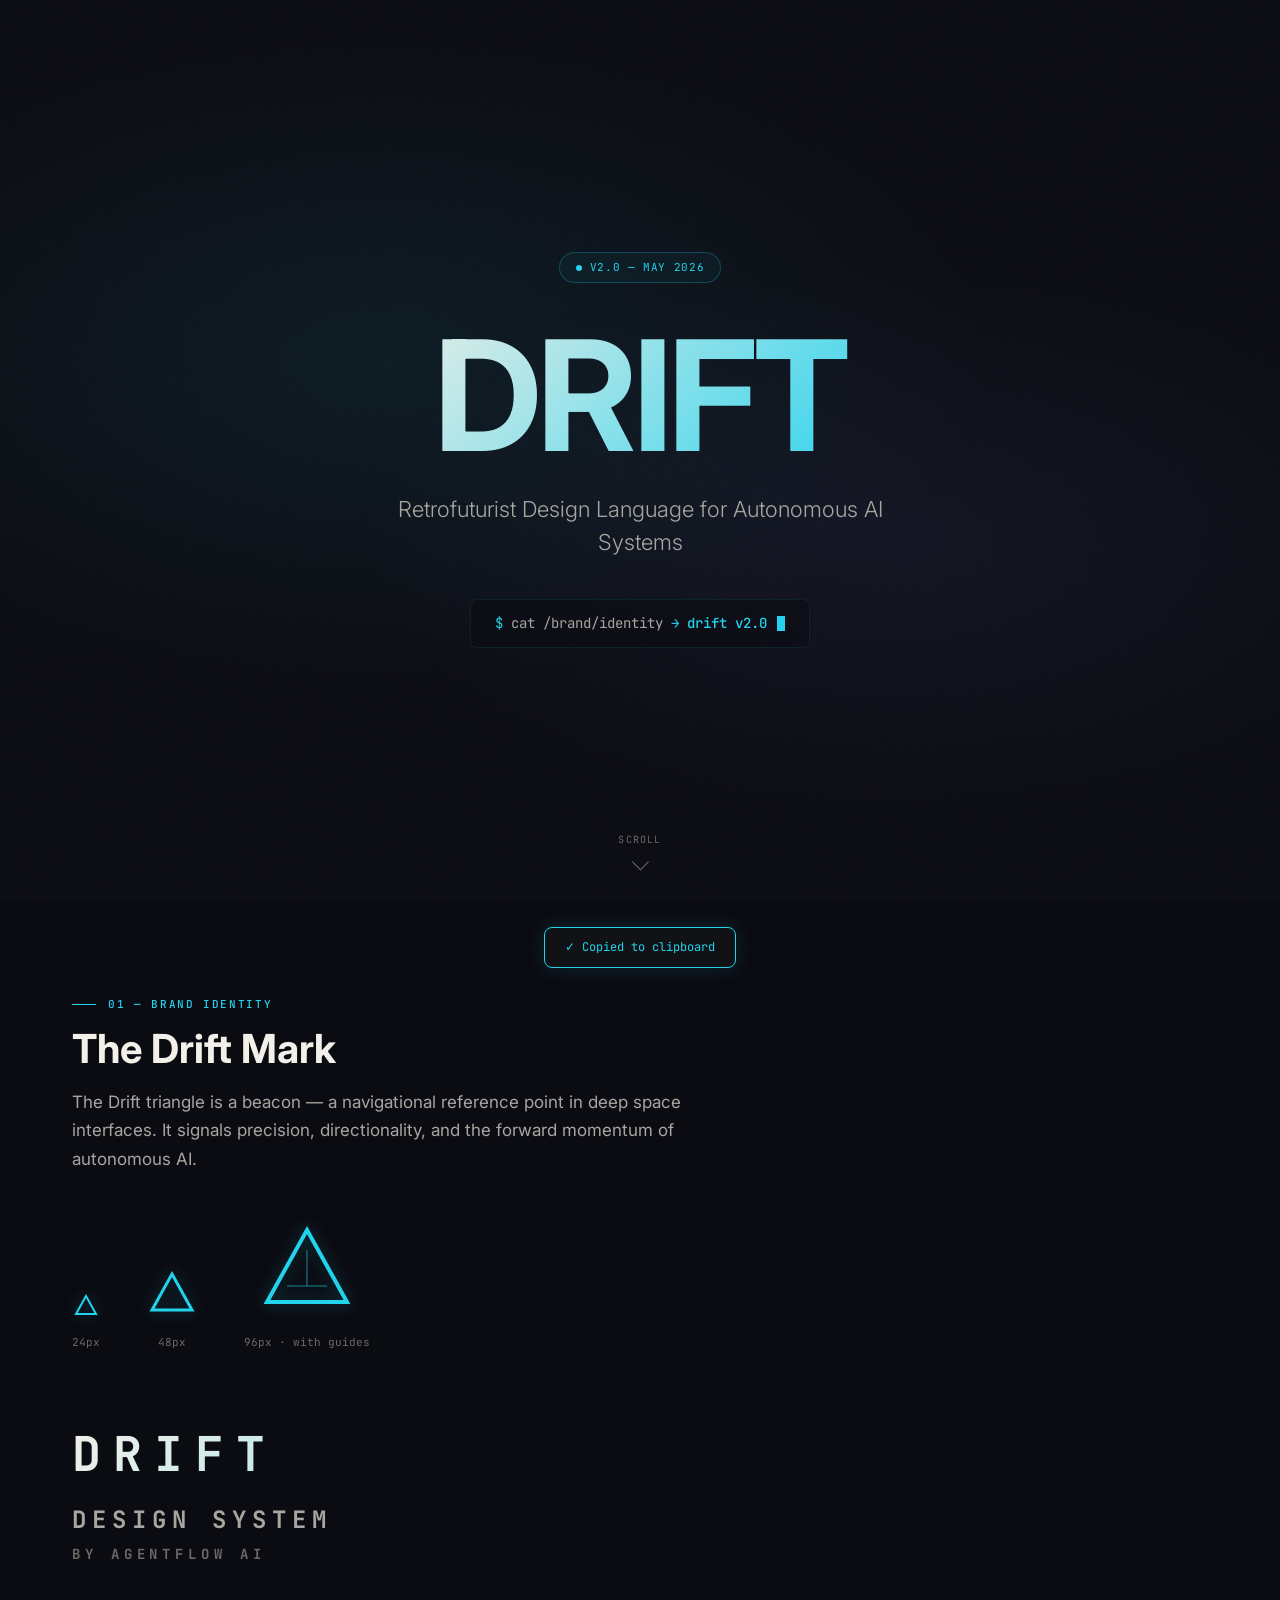
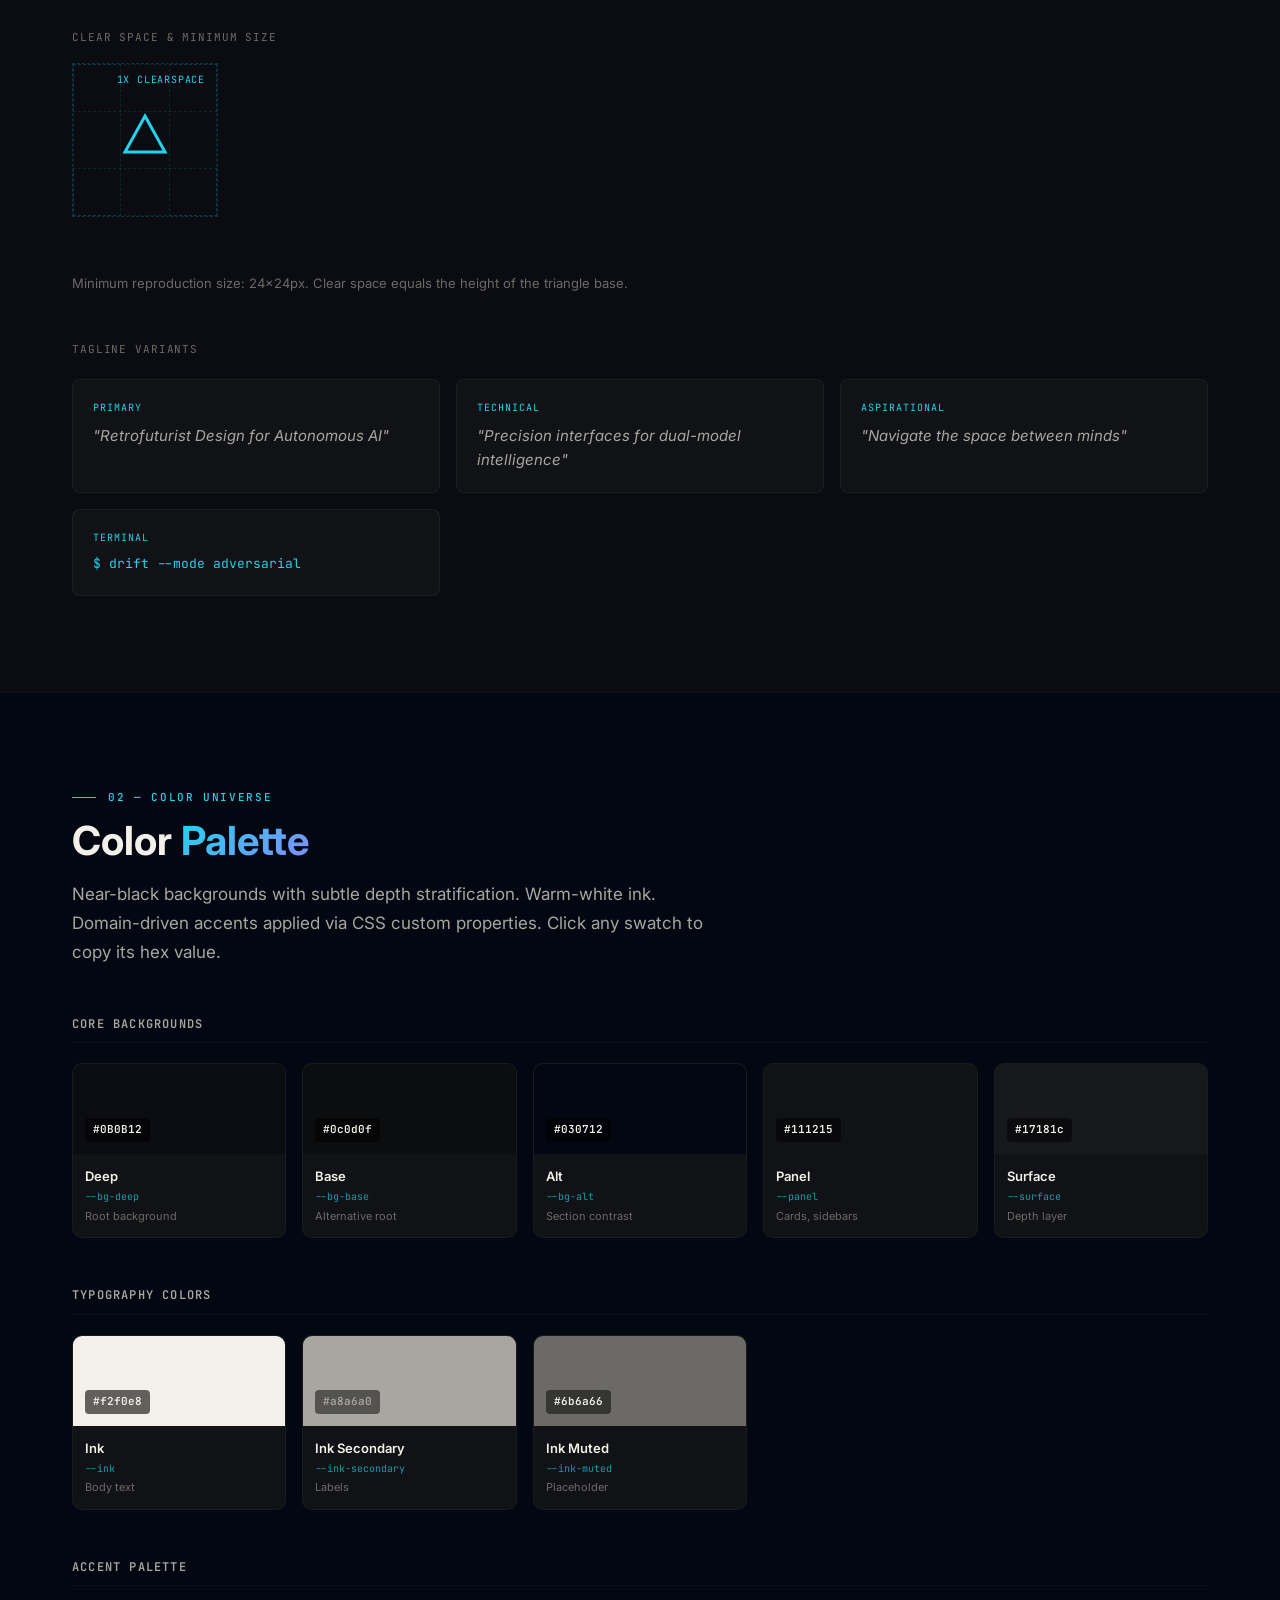
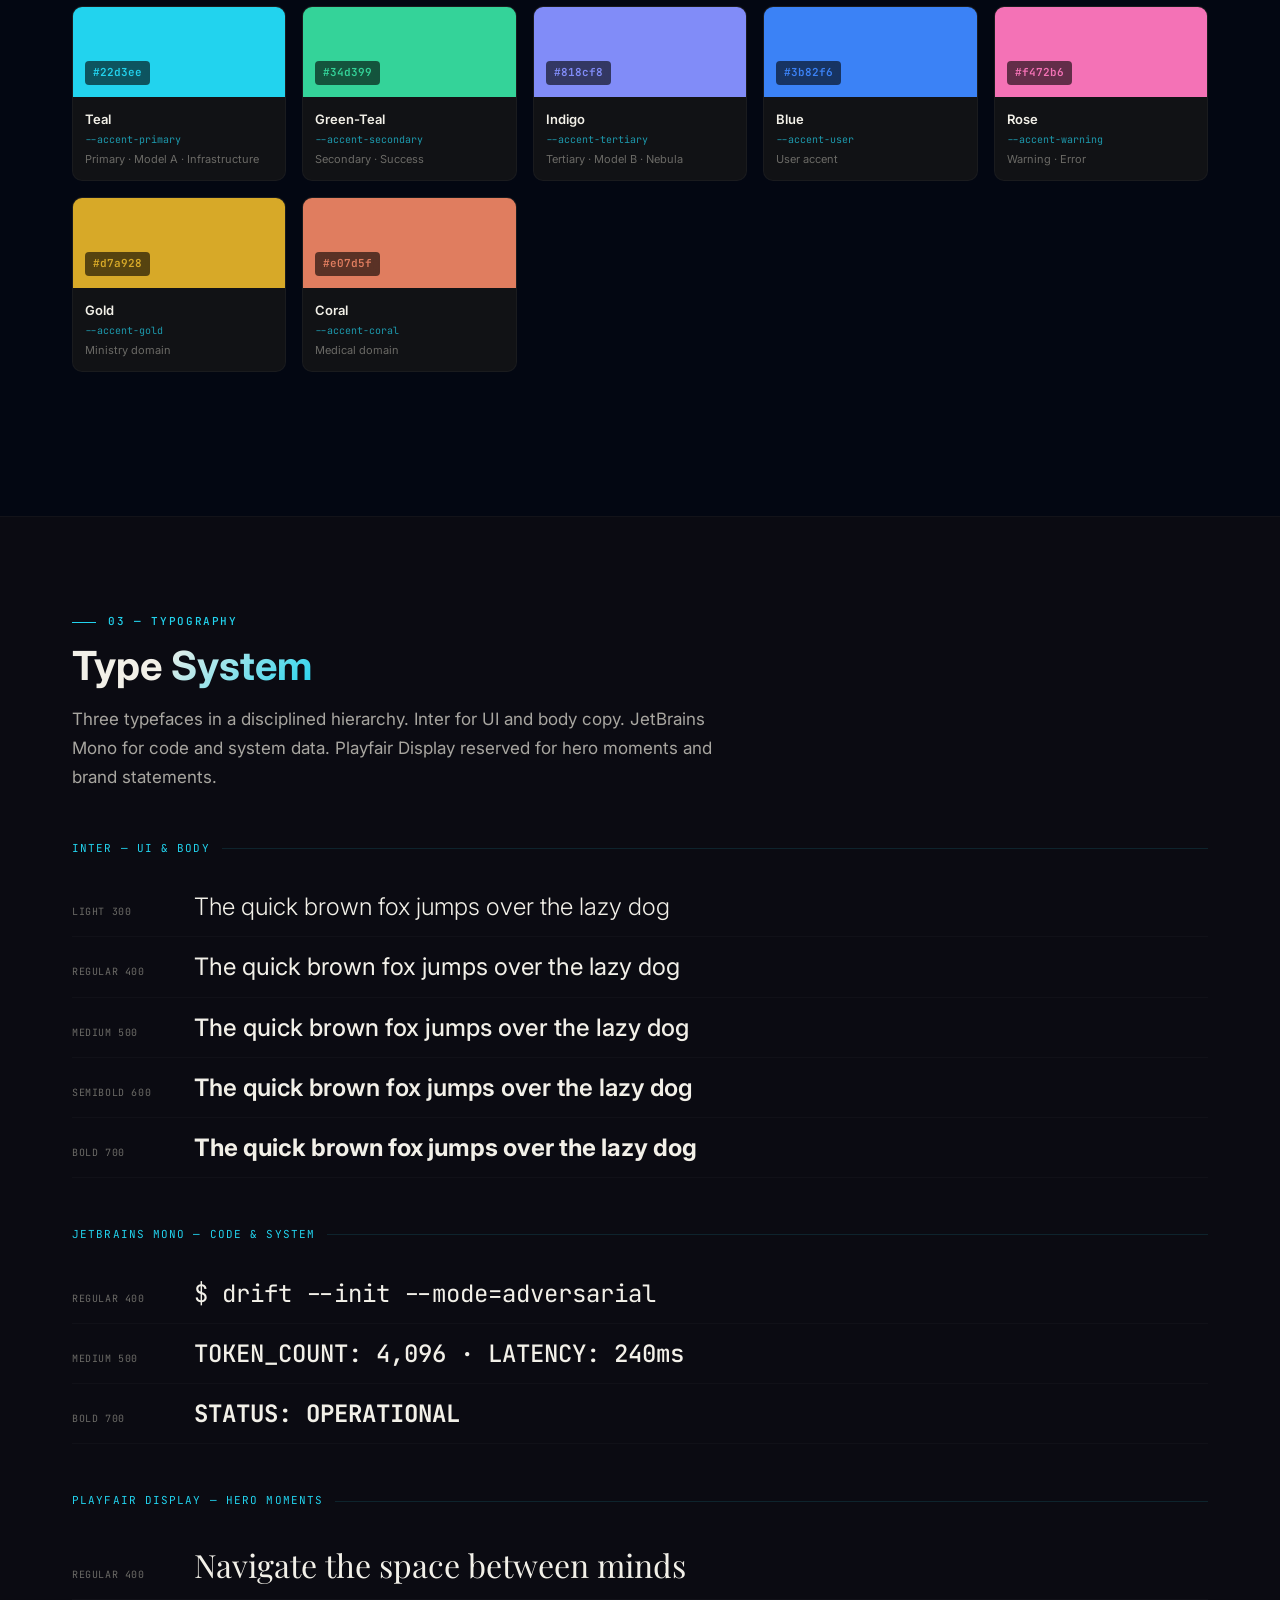
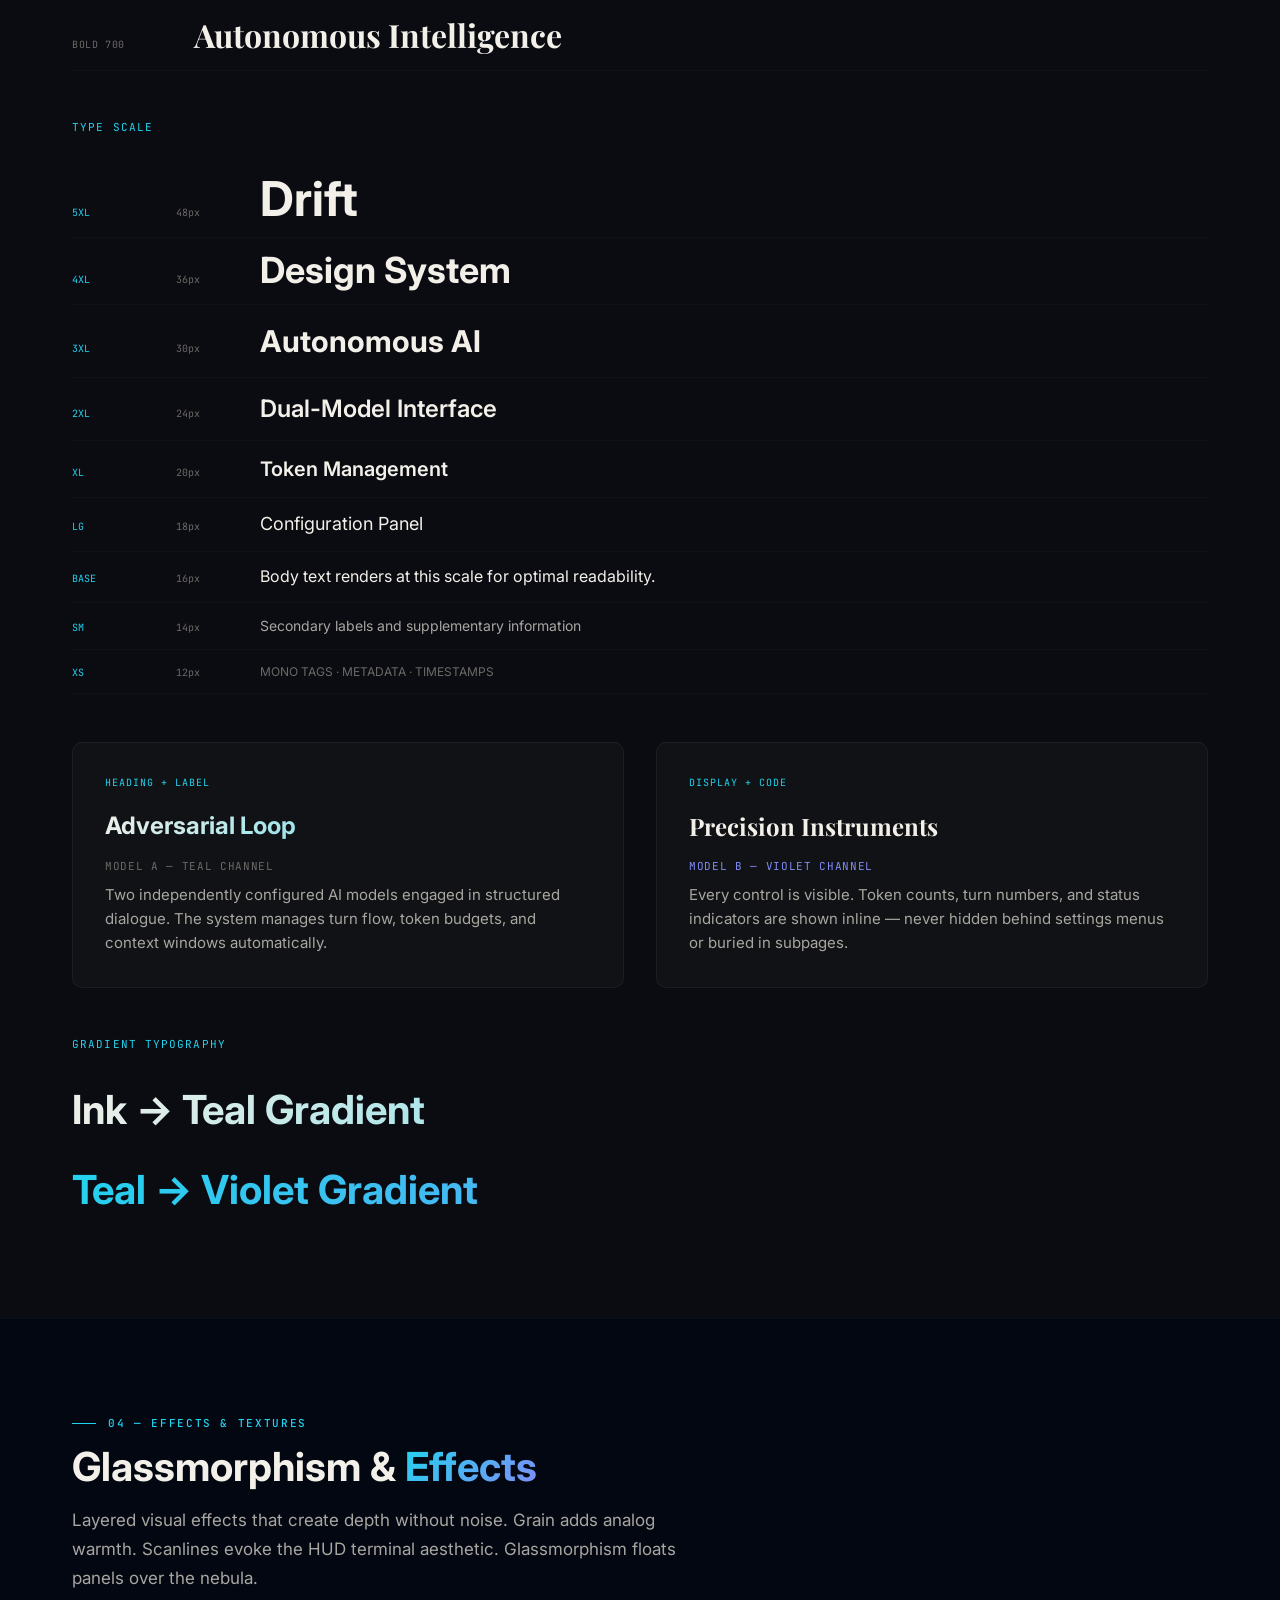
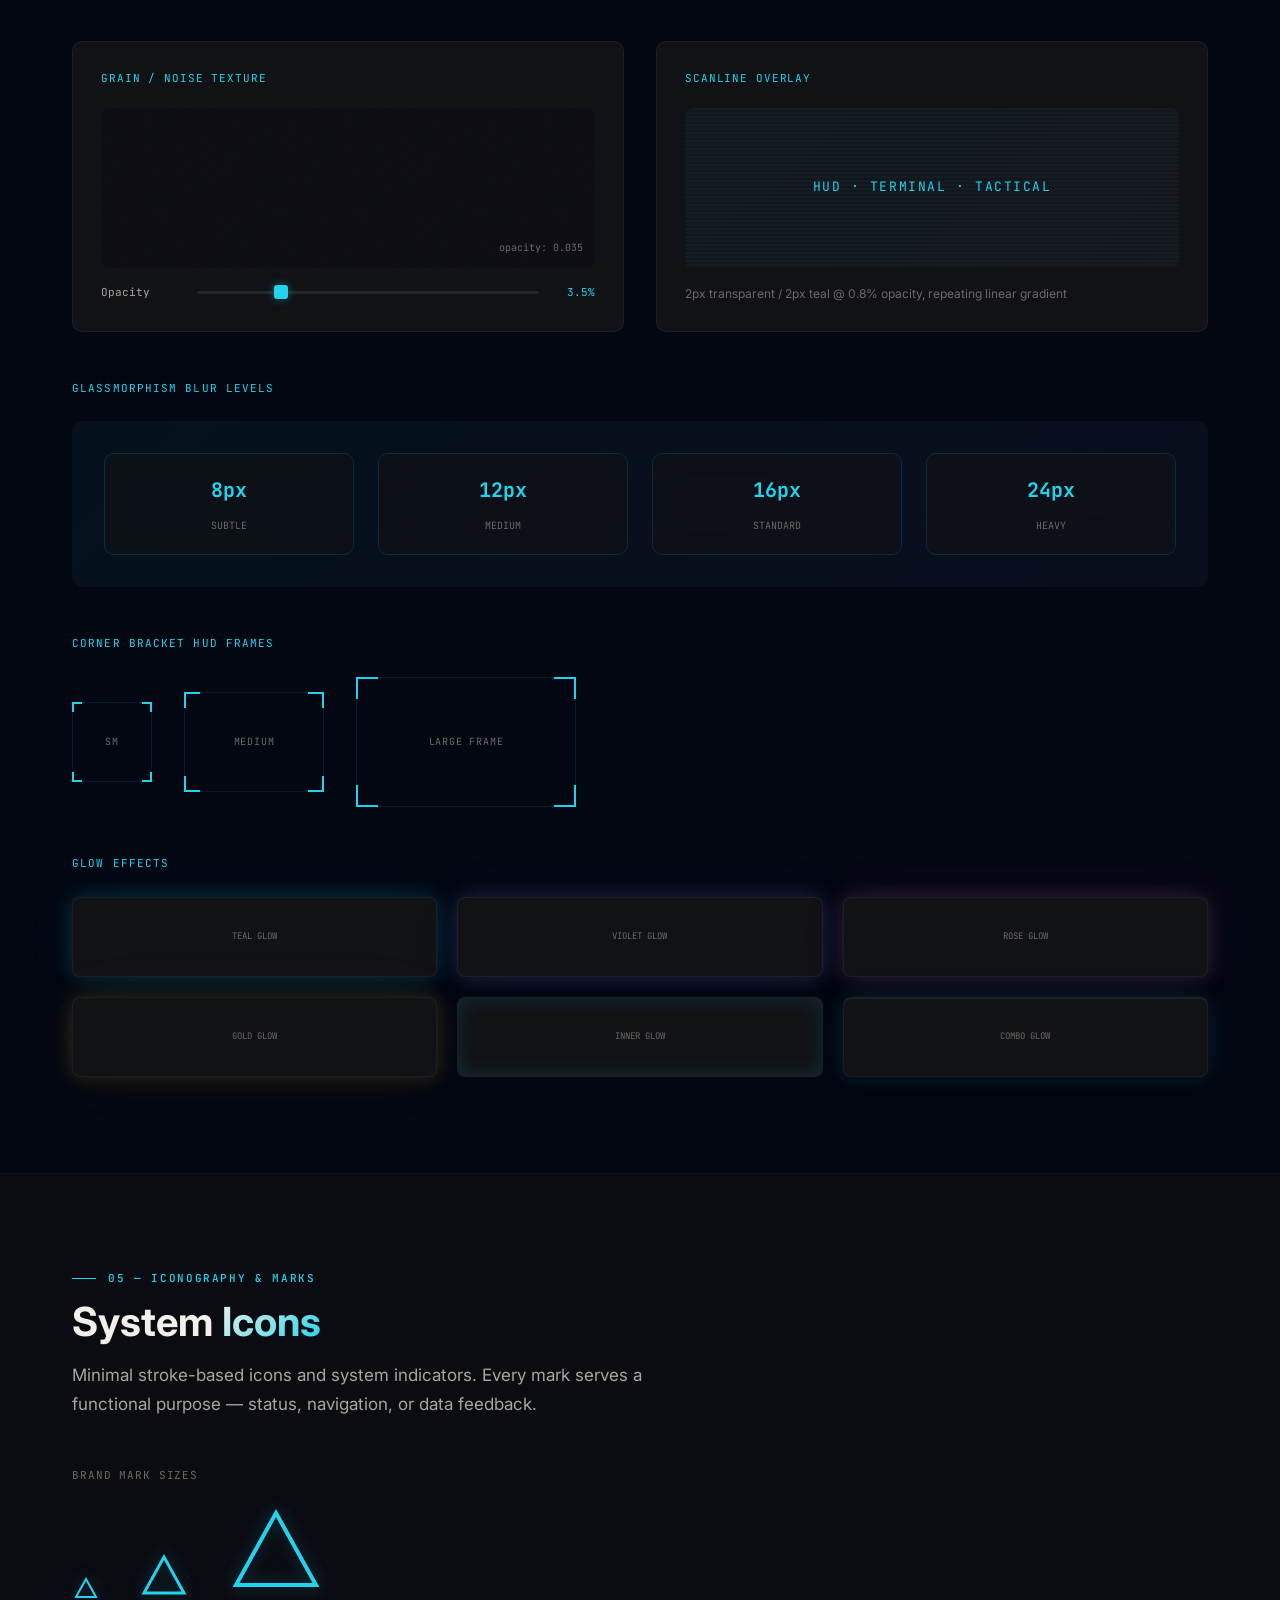
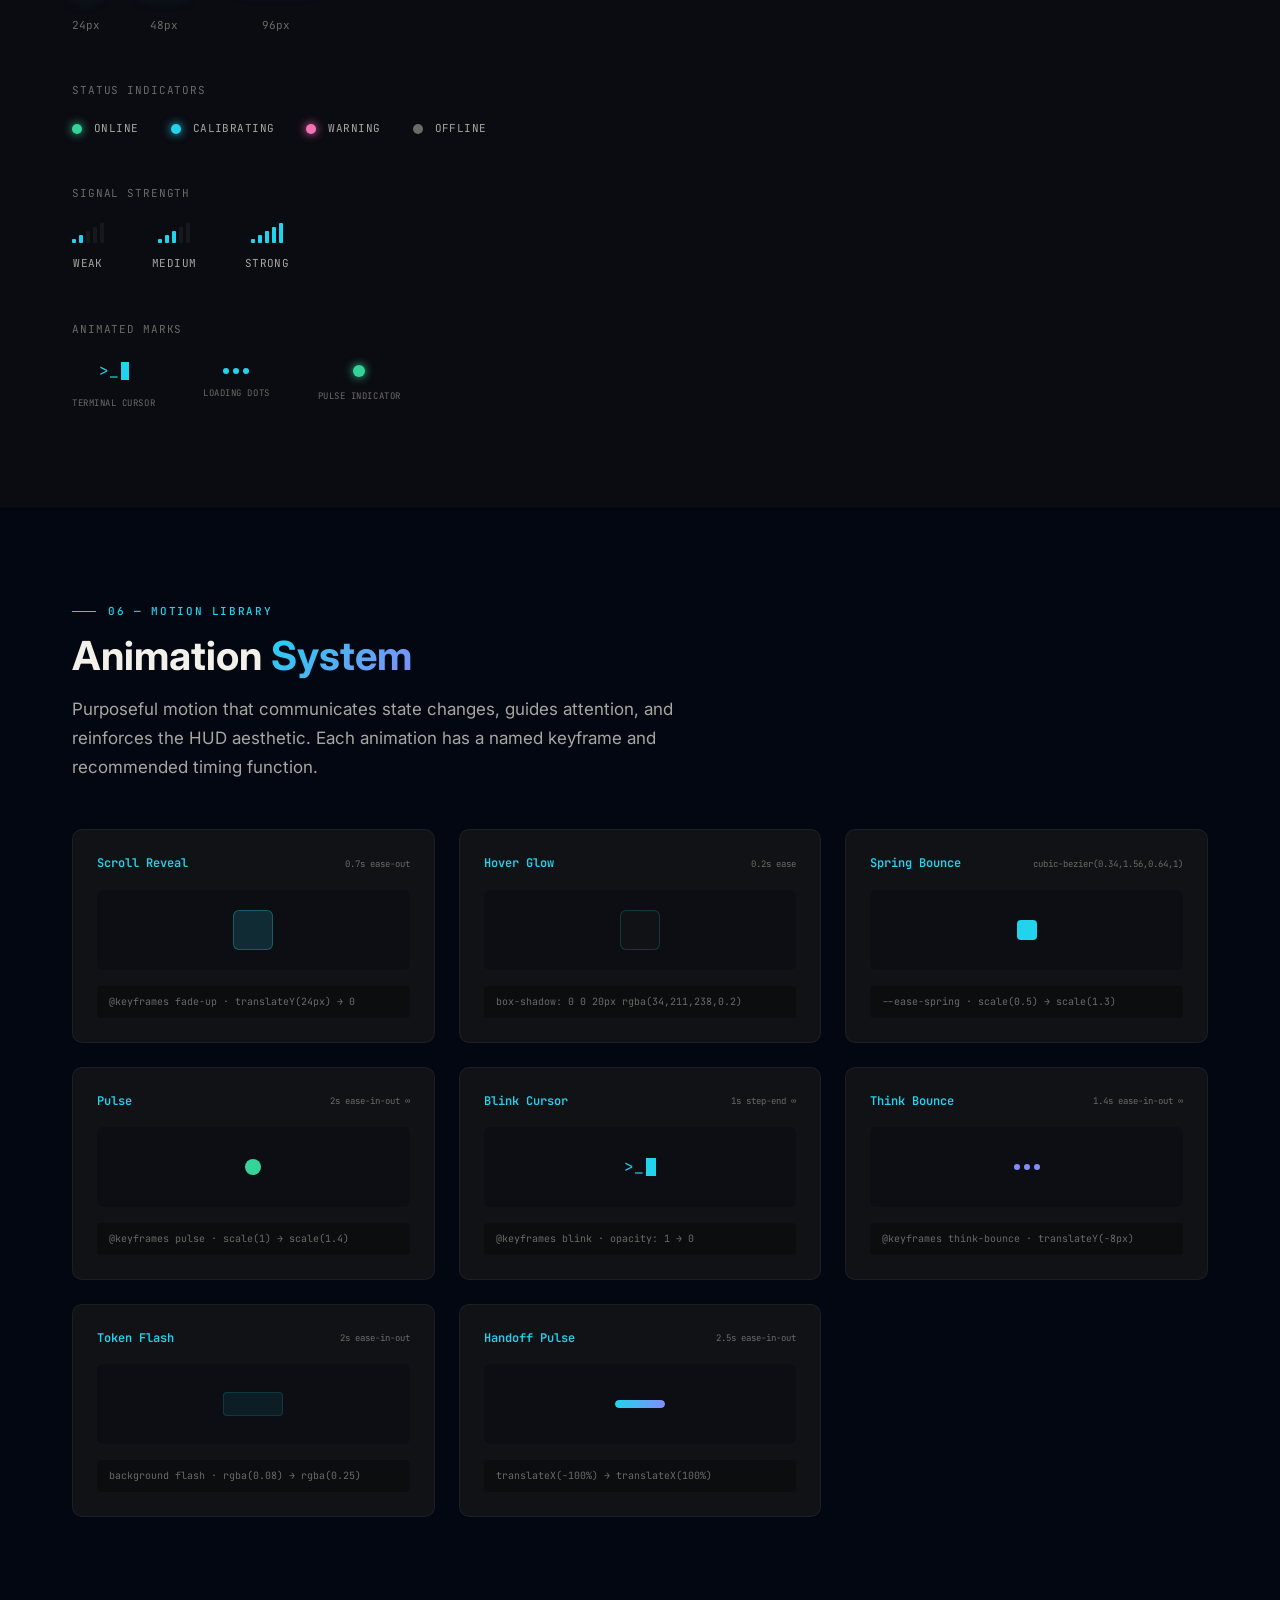
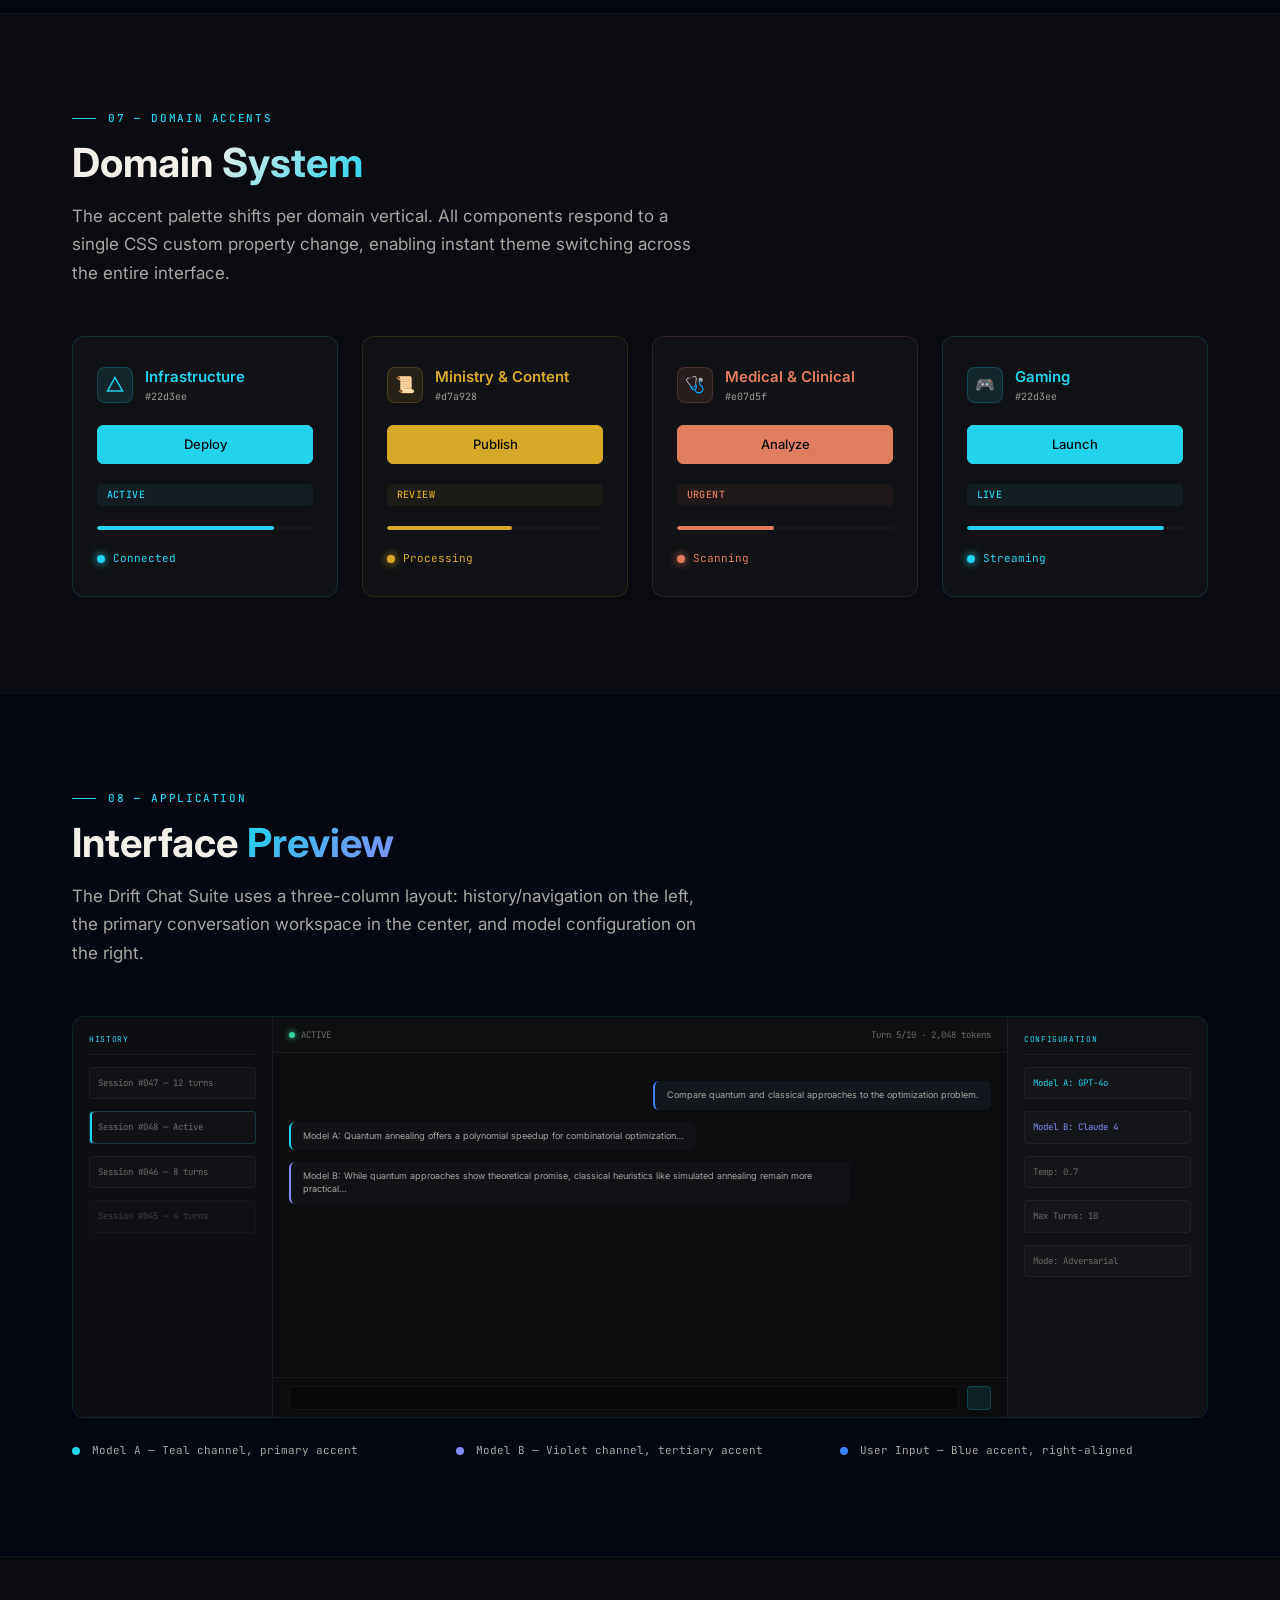
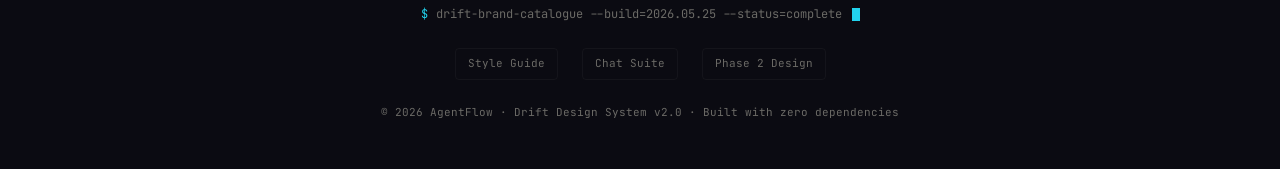
<file: drift-brand-catalogue.html>
<!DOCTYPE html>
<html lang="en">
<head>
<meta charset="UTF-8">
<meta name="viewport" content="width=device-width, initial-scale=1.0">
<title>DRIFT — Brand Catalogue v2.0 | Retrofuturist Design Language</title>
<meta name="description" content="The official branding catalogue for the Drift Design System — a retrofuturist design language for autonomous AI systems by AgentFlow.">
<link rel="preconnect" href="https://fonts.googleapis.com">
<link rel="preconnect" href="https://fonts.gstatic.com" crossorigin>
<link href="https://fonts.googleapis.com/css2?family=Inter:wght@300;400;500;600;700&family=JetBrains+Mono:wght@400;500;700&family=Playfair+Display:wght@400;700&display=swap" rel="stylesheet">
<style>
/* ════════════════════════════════════════════════════════════
   DRIFT BRAND CATALOGUE — Design Token Foundation
   ════════════════════════════════════════════════════════════ */
*, *::before, *::after { box-sizing: border-box; margin: 0; padding: 0; }

:root {
  /* Core Backgrounds */
  --bg-deep:    #0B0B12;
  --bg-base:    #0c0d0f;
  --bg-alt:     #030712;
  --panel:      #111215;
  --surface:    #17181c;
  --border-panel: rgba(255,255,255,0.05);

  /* Typography */
  --ink:           #f2f0e8;
  --ink-secondary: #a8a6a0;
  --ink-muted:     #6b6a66;

  /* Accent Palette */
  --accent-primary:   #22d3ee;
  --accent-primary-rgb: 34, 211, 238;
  --accent-secondary: #34d399;
  --accent-tertiary:  #818cf8;
  --accent-tertiary-rgb: 129, 140, 248;
  --accent-user:      #3b82f6;
  --accent-warning:   #f472b6;
  --accent-gold:      #d7a928;
  --accent-coral:     #e07d5f;

  /* Glassmorphism */
  --glass-bg:     rgba(17, 18, 21, 0.7);
  --glass-border: rgba(34, 211, 238, 0.15);
  --glass-blur:   16px;

  /* Fonts */
  --font-sans:    'Inter', system-ui, -apple-system, sans-serif;
  --font-mono:    'JetBrains Mono', monospace;
  --font-display: 'Playfair Display', Georgia, serif;

  /* Easings */
  --ease-out:    cubic-bezier(0.22, 1, 0.36, 1);
  --ease-spring: cubic-bezier(0.34, 1.56, 0.64, 1);

  /* Grain */
  --grain-opacity: 0.035;

  /* Layout */
  --content-max: 1200px;
}

html { scroll-behavior: smooth; }

body {
  font-family: var(--font-sans);
  font-weight: 400;
  font-size: 1rem;
  line-height: 1.6;
  color: var(--ink);
  background: var(--bg-deep);
  -webkit-font-smoothing: antialiased;
  -moz-osx-font-smoothing: grayscale;
  position: relative;
  overflow-x: hidden;
}

/* ═══ Grain / Noise Overlay ═══ */
body::before {
  content: '';
  position: fixed;
  inset: 0;
  z-index: 10000;
  pointer-events: none;
  opacity: var(--grain-opacity);
  background-image: url("data:image/svg+xml,%3Csvg viewBox='0 0 256 256' xmlns='http://www.w3.org/2000/svg'%3E%3Cfilter id='n'%3E%3CfeTurbulence type='fractalNoise' baseFrequency='0.85' numOctaves='4' stitchTiles='stitch'/%3E%3C/filter%3E%3Crect width='100%25' height='100%25' filter='url(%23n)' opacity='1'/%3E%3C/svg%3E");
  background-size: 200px 200px;
}

/* ═══ Scanline Overlay ═══ */
body::after {
  content: '';
  position: fixed;
  inset: 0;
  z-index: 9999;
  pointer-events: none;
  background: repeating-linear-gradient(
    0deg,
    transparent,
    transparent 2px,
    rgba(34, 211, 238, 0.008) 2px,
    rgba(34, 211, 238, 0.008) 4px
  );
}

/* ═══ Magnetic Cursor Trail ═══ */
.cursor-trail {
  position: fixed;
  width: 20px;
  height: 20px;
  border-radius: 50%;
  pointer-events: none;
  z-index: 9998;
  background: radial-gradient(circle, rgba(34,211,238,0.3) 0%, transparent 70%);
  transform: translate(-50%, -50%);
  transition: transform 0.08s ease-out, opacity 0.3s;
  opacity: 0;
  mix-blend-mode: screen;
}
.cursor-trail.active { opacity: 1; }

/* ═══ Layout ═══ */
.shell {
  max-width: var(--content-max);
  margin: 0 auto;
  padding: 0 2rem;
}

.catalogue-section {
  padding: 6rem 0;
  position: relative;
}

.catalogue-section + .catalogue-section {
  border-top: 1px solid rgba(255,255,255,0.03);
}

/* ═══ Scroll Reveal ═══ */
.reveal {
  opacity: 0;
  transform: translateY(24px);
  transition: opacity 0.7s var(--ease-out), transform 0.7s var(--ease-out);
}
.reveal.visible {
  opacity: 1;
  transform: translateY(0);
}
.reveal[data-delay="1"] { transition-delay: 0.1s; }
.reveal[data-delay="2"] { transition-delay: 0.2s; }
.reveal[data-delay="3"] { transition-delay: 0.3s; }
.reveal[data-delay="4"] { transition-delay: 0.4s; }
.reveal[data-delay="5"] { transition-delay: 0.5s; }

/* ═══ Section Labels ═══ */
.section-tag {
  font-family: var(--font-mono);
  font-size: 0.6875rem;
  font-weight: 500;
  text-transform: uppercase;
  letter-spacing: 0.15em;
  color: var(--accent-primary);
  margin-bottom: 0.75rem;
  display: flex;
  align-items: center;
  gap: 0.75rem;
}
.section-tag::before {
  content: '';
  display: block;
  width: 24px;
  height: 1px;
  background: var(--accent-primary);
}
.section-title {
  font-size: 2.5rem;
  font-weight: 700;
  line-height: 1.15;
  margin-bottom: 1rem;
}
.section-desc {
  color: var(--ink-secondary);
  max-width: 640px;
  margin-bottom: 3rem;
  font-size: 1.0625rem;
  line-height: 1.7;
}

/* ═══ Sticky Navigation ═══ */
.brand-nav {
  position: fixed;
  top: 0;
  left: 0;
  right: 0;
  z-index: 1000;
  background: rgba(11, 11, 18, 0.88);
  backdrop-filter: blur(20px);
  -webkit-backdrop-filter: blur(20px);
  border-bottom: 1px solid rgba(255,255,255,0.04);
  transform: translateY(-100%);
  transition: transform 0.35s var(--ease-out);
}
.brand-nav.show { transform: translateY(0); }

.brand-nav .shell {
  display: flex;
  align-items: center;
  justify-content: space-between;
  height: 56px;
}

.nav-brand {
  font-family: var(--font-mono);
  font-size: 0.8125rem;
  font-weight: 700;
  color: var(--accent-primary);
  text-transform: uppercase;
  letter-spacing: 0.08em;
  text-decoration: none;
  display: flex;
  align-items: center;
  gap: 8px;
}
.nav-brand svg { width: 18px; height: 18px; }
.nav-brand span { color: var(--ink-muted); font-weight: 400; }

.nav-links {
  display: flex;
  gap: 2px;
  flex-wrap: wrap;
}
.nav-link {
  font-family: var(--font-mono);
  font-size: 0.6875rem;
  color: var(--ink-muted);
  text-decoration: none;
  padding: 0.4rem 0.75rem;
  border-radius: 4px;
  transition: all 0.15s;
  text-transform: uppercase;
  letter-spacing: 0.04em;
}
.nav-link:hover { color: var(--ink); background: rgba(255,255,255,0.04); }
.nav-link.active { color: var(--accent-primary); background: rgba(34,211,238,0.08); }

/* ════════════════════════════════════════════════
   SECTION 1: HERO / COVER
   ════════════════════════════════════════════════ */
.hero {
  min-height: 100vh;
  display: flex;
  align-items: center;
  justify-content: center;
  text-align: center;
  position: relative;
  overflow: hidden;
}

/* Nebula gradient background */
.hero-nebula {
  position: absolute;
  inset: 0;
  background:
    radial-gradient(ellipse 80% 60% at 30% 40%, rgba(34,211,238,0.08) 0%, transparent 60%),
    radial-gradient(ellipse 70% 50% at 70% 60%, rgba(129,140,248,0.07) 0%, transparent 60%),
    radial-gradient(ellipse 90% 90% at 50% 50%, rgba(11,11,18,0.95) 0%, var(--bg-deep) 100%);
  animation: nebula-drift 20s ease-in-out infinite alternate;
}
@keyframes nebula-drift {
  0%   { background-position: 0% 0%, 100% 100%, 50% 50%; }
  100% { background-position: 100% 50%, 0% 50%, 50% 50%; }
}

/* Floating geometric particles (CSS only) */
.hero-particles {
  position: absolute;
  inset: 0;
  overflow: hidden;
  pointer-events: none;
}
.particle {
  position: absolute;
  border: 1px solid rgba(34,211,238,0.15);
  animation: particle-float linear infinite;
  opacity: 0;
}
.particle--triangle {
  width: 0; height: 0;
  border: none;
  border-left: 8px solid transparent;
  border-right: 8px solid transparent;
  border-bottom: 14px solid rgba(34,211,238,0.08);
}
.particle--diamond {
  width: 10px; height: 10px;
  transform: rotate(45deg);
  background: rgba(129,140,248,0.05);
  border-color: rgba(129,140,248,0.12);
}
.particle--circle {
  width: 6px; height: 6px;
  border-radius: 50%;
  background: rgba(34,211,238,0.06);
}
.particle--dot {
  width: 3px; height: 3px;
  border-radius: 50%;
  background: rgba(242,240,232,0.1);
  border: none;
}
.particle:nth-child(1)  { left: 10%; top: 20%; animation-duration: 18s; animation-delay: 0s; }
.particle:nth-child(2)  { left: 25%; top: 70%; animation-duration: 22s; animation-delay: 2s; }
.particle:nth-child(3)  { left: 40%; top: 15%; animation-duration: 15s; animation-delay: 4s; }
.particle:nth-child(4)  { left: 55%; top: 80%; animation-duration: 20s; animation-delay: 1s; }
.particle:nth-child(5)  { left: 70%; top: 30%; animation-duration: 25s; animation-delay: 3s; }
.particle:nth-child(6)  { left: 85%; top: 55%; animation-duration: 17s; animation-delay: 5s; }
.particle:nth-child(7)  { left: 15%; top: 45%; animation-duration: 23s; animation-delay: 6s; }
.particle:nth-child(8)  { left: 60%; top: 50%; animation-duration: 19s; animation-delay: 2.5s; }
.particle:nth-child(9)  { left: 80%; top: 75%; animation-duration: 21s; animation-delay: 4.5s; }
.particle:nth-child(10) { left: 35%; top: 90%; animation-duration: 16s; animation-delay: 1.5s; }
.particle:nth-child(11) { left: 90%; top: 10%; animation-duration: 24s; animation-delay: 3.5s; }
.particle:nth-child(12) { left: 5%;  top: 60%; animation-duration: 20s; animation-delay: 0.5s; }

@keyframes particle-float {
  0%   { transform: translateY(0) rotate(0deg); opacity: 0; }
  10%  { opacity: 0.6; }
  90%  { opacity: 0.6; }
  100% { transform: translateY(-100vh) rotate(360deg); opacity: 0; }
}

.hero-content {
  position: relative;
  z-index: 2;
  padding: 2rem;
}

.hero-version {
  display: inline-flex;
  align-items: center;
  gap: 0.5rem;
  font-family: var(--font-mono);
  font-size: 0.6875rem;
  color: var(--accent-primary);
  border: 1px solid rgba(34,211,238,0.25);
  padding: 0.35rem 1rem;
  border-radius: 999px;
  margin-bottom: 2.5rem;
  letter-spacing: 0.06em;
  text-transform: uppercase;
  background: rgba(34,211,238,0.04);
  animation: version-glow 3s ease-in-out infinite alternate;
}
@keyframes version-glow {
  0%   { box-shadow: 0 0 0 rgba(34,211,238,0); }
  100% { box-shadow: 0 0 20px rgba(34,211,238,0.12); }
}
.hero-version .dot {
  width: 6px; height: 6px;
  border-radius: 50%;
  background: var(--accent-primary);
  animation: pulse-dot 2s ease-in-out infinite;
}
@keyframes pulse-dot {
  0%, 100% { opacity: 1; transform: scale(1); }
  50%      { opacity: 0.4; transform: scale(0.7); }
}

/* Kinetic DRIFT Title */
.hero-title {
  font-family: var(--font-sans);
  font-size: clamp(4rem, 12vw, 10rem);
  font-weight: 700;
  line-height: 0.95;
  letter-spacing: -0.03em;
  margin-bottom: 1.5rem;
  background: linear-gradient(135deg, var(--ink) 0%, var(--accent-primary) 50%, var(--accent-tertiary) 100%);
  -webkit-background-clip: text;
  -webkit-text-fill-color: transparent;
  background-clip: text;
  background-size: 200% 200%;
  animation: gradient-shift 6s ease infinite;
}
@keyframes gradient-shift {
  0%   { background-position: 0% 50%; }
  50%  { background-position: 100% 50%; }
  100% { background-position: 0% 50%; }
}

.hero-subtitle {
  font-family: var(--font-sans);
  font-size: clamp(1rem, 2.2vw, 1.375rem);
  font-weight: 300;
  color: var(--ink-secondary);
  max-width: 560px;
  margin: 0 auto 2.5rem;
  line-height: 1.5;
}

.hero-terminal {
  font-family: var(--font-mono);
  font-size: 0.875rem;
  color: var(--ink-muted);
  display: inline-flex;
  align-items: center;
  gap: 0.5rem;
  padding: 0.75rem 1.5rem;
  background: rgba(11,11,18,0.7);
  border: 1px solid rgba(34,211,238,0.1);
  border-radius: 6px;
  backdrop-filter: blur(8px);
}
.hero-terminal .prompt { color: var(--accent-primary); }
.hero-terminal .path   { color: var(--ink-secondary); }
.hero-terminal .arrow  { color: var(--accent-primary); }
.hero-terminal .output { color: var(--accent-primary); font-weight: 500; }
.terminal-cursor {
  display: inline-block;
  width: 8px;
  height: 1.1em;
  background: var(--accent-primary);
  margin-left: 2px;
  animation: blink 1s step-end infinite;
  vertical-align: text-bottom;
}
@keyframes blink {
  0%, 100% { opacity: 1; }
  50%      { opacity: 0; }
}

/* Scroll indicator */
.scroll-indicator {
  position: absolute;
  bottom: 2rem;
  left: 50%;
  transform: translateX(-50%);
  display: flex;
  flex-direction: column;
  align-items: center;
  gap: 0.5rem;
  color: var(--ink-muted);
  font-family: var(--font-mono);
  font-size: 0.625rem;
  text-transform: uppercase;
  letter-spacing: 0.12em;
  animation: scroll-bounce 2s ease-in-out infinite;
}
.scroll-indicator .chevron {
  width: 12px; height: 12px;
  border-right: 1.5px solid var(--ink-muted);
  border-bottom: 1.5px solid var(--ink-muted);
  transform: rotate(45deg);
}
@keyframes scroll-bounce {
  0%, 100% { transform: translateX(-50%) translateY(0); }
  50%      { transform: translateX(-50%) translateY(8px); }
}

/* ════════════════════════════════════════════════
   SECTION 2: BRAND IDENTITY
   ════════════════════════════════════════════════ */
.logo-showcase {
  display: flex;
  align-items: flex-end;
  gap: 3rem;
  flex-wrap: wrap;
  margin-bottom: 4rem;
}
.logo-variant {
  display: flex;
  flex-direction: column;
  align-items: center;
  gap: 1rem;
}
.logo-variant svg {
  filter: drop-shadow(0 0 8px rgba(34,211,238,0.3));
  transition: filter 0.3s, transform 0.3s;
}
.logo-variant:hover svg {
  filter: drop-shadow(0 0 16px rgba(34,211,238,0.5));
  transform: scale(1.05);
}
.logo-variant .size-label {
  font-family: var(--font-mono);
  font-size: 0.6875rem;
  color: var(--ink-muted);
}

.wordmark-showcase {
  margin-bottom: 4rem;
}
.wordmark {
  font-family: var(--font-mono);
  text-transform: uppercase;
  letter-spacing: 0.25em;
  color: var(--ink);
  font-weight: 700;
  margin-bottom: 0.5rem;
}
.wordmark--lg { font-size: 3rem; }
.wordmark--md { font-size: 1.5rem; color: var(--ink-secondary); margin-bottom: 0.25rem; }
.wordmark--sm { font-size: 0.875rem; color: var(--ink-muted); letter-spacing: 0.35em; }

.clearspace-demo {
  display: inline-block;
  position: relative;
  border: 1px dashed rgba(34,211,238,0.2);
  padding: 3rem;
  margin-bottom: 3rem;
}
.clearspace-demo::before {
  content: '1x clearspace';
  position: absolute;
  top: 0.5rem;
  right: 0.75rem;
  font-family: var(--font-mono);
  font-size: 0.625rem;
  color: var(--accent-primary);
  text-transform: uppercase;
  letter-spacing: 0.08em;
}
.clearspace-guide {
  position: absolute;
  border: 1px dashed rgba(34,211,238,0.12);
}
.clearspace-guide--top    { top: 0; left: 0; right: 0; height: 3rem; }
.clearspace-guide--bottom { bottom: 0; left: 0; right: 0; height: 3rem; }
.clearspace-guide--left   { top: 0; bottom: 0; left: 0; width: 3rem; }
.clearspace-guide--right  { top: 0; bottom: 0; right: 0; width: 3rem; }

.tagline-variants {
  display: grid;
  grid-template-columns: repeat(auto-fill, minmax(280px, 1fr));
  gap: 1rem;
}
.tagline-card {
  background: var(--panel);
  border: 1px solid var(--border-panel);
  border-radius: 8px;
  padding: 1.25rem;
  transition: border-color 0.2s, transform 0.2s;
}
.tagline-card:hover {
  border-color: rgba(34,211,238,0.2);
  transform: translateY(-2px);
}
.tagline-context {
  font-family: var(--font-mono);
  font-size: 0.625rem;
  color: var(--accent-primary);
  text-transform: uppercase;
  letter-spacing: 0.1em;
  margin-bottom: 0.5rem;
}
.tagline-text {
  font-size: 0.9375rem;
  color: var(--ink-secondary);
  font-style: italic;
}

/* ════════════════════════════════════════════════
   SECTION 3: COLOR UNIVERSE
   ════════════════════════════════════════════════ */
.color-group-title {
  font-family: var(--font-mono);
  font-size: 0.75rem;
  font-weight: 600;
  text-transform: uppercase;
  letter-spacing: 0.1em;
  color: var(--ink-secondary);
  margin-bottom: 1.25rem;
  padding-bottom: 0.5rem;
  border-bottom: 1px solid rgba(255,255,255,0.04);
}

.swatch-grid {
  display: grid;
  grid-template-columns: repeat(auto-fill, minmax(200px, 1fr));
  gap: 1rem;
  margin-bottom: 3rem;
}

.swatch {
  background: var(--panel);
  border: 1px solid rgba(255,255,255,0.04);
  border-radius: 10px;
  overflow: hidden;
  cursor: pointer;
  transition: transform 0.25s var(--ease-spring), border-color 0.25s, box-shadow 0.25s;
}
.swatch:hover {
  transform: scale(1.04);
  border-color: rgba(255,255,255,0.1);
}
.swatch:active { transform: scale(0.98); }

.swatch__color {
  height: 90px;
  display: flex;
  align-items: flex-end;
  justify-content: space-between;
  padding: 0.75rem;
  position: relative;
}
.swatch__hex-badge {
  font-family: var(--font-mono);
  font-size: 0.6875rem;
  font-weight: 600;
  padding: 0.2rem 0.5rem;
  border-radius: 4px;
  background: rgba(0,0,0,0.5);
  backdrop-filter: blur(4px);
  color: inherit;
}
.swatch__copy-icon {
  opacity: 0;
  transition: opacity 0.2s;
  font-size: 0.75rem;
}
.swatch:hover .swatch__copy-icon { opacity: 0.7; }

.swatch__info {
  padding: 0.75rem;
}
.swatch__name {
  font-size: 0.8125rem;
  font-weight: 600;
  margin-bottom: 0.15rem;
}
.swatch__var {
  font-family: var(--font-mono);
  font-size: 0.625rem;
  color: var(--accent-primary);
  margin-bottom: 0.15rem;
  opacity: 0.7;
}
.swatch__role {
  font-size: 0.6875rem;
  color: var(--ink-muted);
}

/* Copy toast */
.copy-toast {
  position: fixed;
  bottom: 2rem;
  left: 50%;
  transform: translateX(-50%) translateY(100px);
  background: var(--panel);
  border: 1px solid var(--accent-primary);
  color: var(--accent-primary);
  font-family: var(--font-mono);
  font-size: 0.75rem;
  padding: 0.625rem 1.25rem;
  border-radius: 8px;
  z-index: 10001;
  transition: transform 0.35s var(--ease-spring);
  box-shadow: 0 0 20px rgba(34,211,238,0.15);
}
.copy-toast.show {
  transform: translateX(-50%) translateY(0);
}

/* ════════════════════════════════════════════════
   SECTION 4: TYPOGRAPHY SHOWCASE
   ════════════════════════════════════════════════ */
.type-family-block {
  margin-bottom: 3rem;
}
.type-family-name {
  font-family: var(--font-mono);
  font-size: 0.6875rem;
  color: var(--accent-primary);
  text-transform: uppercase;
  letter-spacing: 0.1em;
  margin-bottom: 1.25rem;
  display: flex;
  align-items: center;
  gap: 0.75rem;
}
.type-family-name::after {
  content: '';
  flex: 1;
  height: 1px;
  background: rgba(34,211,238,0.12);
}

.type-weight-row {
  display: flex;
  align-items: baseline;
  gap: 2rem;
  padding: 0.875rem 0;
  border-bottom: 1px solid rgba(255,255,255,0.025);
  transition: background 0.2s;
}
.type-weight-row:hover {
  background: rgba(255,255,255,0.015);
}
.type-weight-label {
  font-family: var(--font-mono);
  font-size: 0.625rem;
  color: var(--ink-muted);
  min-width: 90px;
  text-transform: uppercase;
  letter-spacing: 0.06em;
  flex-shrink: 0;
}
.type-weight-sample {
  flex: 1;
  font-size: 1.5rem;
  line-height: 1.3;
}

/* Type Scale */
.type-scale {
  display: grid;
  gap: 0;
}
.scale-row {
  display: grid;
  grid-template-columns: 80px 60px 1fr;
  align-items: baseline;
  gap: 1.5rem;
  padding: 0.75rem 0;
  border-bottom: 1px solid rgba(255,255,255,0.02);
  transition: background 0.2s;
}
.scale-row:hover { background: rgba(255,255,255,0.015); }
.scale-name {
  font-family: var(--font-mono);
  font-size: 0.625rem;
  color: var(--accent-primary);
  text-transform: uppercase;
}
.scale-size {
  font-family: var(--font-mono);
  font-size: 0.625rem;
  color: var(--ink-muted);
}

/* Gradient text effect */
.gradient-text {
  background: linear-gradient(135deg, var(--ink) 0%, var(--accent-primary) 100%);
  -webkit-background-clip: text;
  -webkit-text-fill-color: transparent;
  background-clip: text;
}
.gradient-text--violet {
  background: linear-gradient(135deg, var(--accent-primary) 0%, var(--accent-tertiary) 100%);
  -webkit-background-clip: text;
  -webkit-text-fill-color: transparent;
  background-clip: text;
}

/* Type Pairing */
.type-pairing {
  display: grid;
  grid-template-columns: 1fr 1fr;
  gap: 2rem;
  margin-top: 3rem;
}
.pairing-card {
  background: var(--panel);
  border: 1px solid var(--border-panel);
  border-radius: 10px;
  padding: 2rem;
  transition: border-color 0.2s;
}
.pairing-card:hover {
  border-color: rgba(34,211,238,0.15);
}
.pairing-label {
  font-family: var(--font-mono);
  font-size: 0.625rem;
  color: var(--accent-primary);
  text-transform: uppercase;
  letter-spacing: 0.1em;
  margin-bottom: 1rem;
}
.pairing-heading {
  font-family: var(--font-sans);
  font-size: 1.5rem;
  font-weight: 700;
  margin-bottom: 0.75rem;
}
.pairing-mono-label {
  font-family: var(--font-mono);
  font-size: 0.6875rem;
  color: var(--ink-muted);
  text-transform: uppercase;
  letter-spacing: 0.06em;
  margin-bottom: 0.5rem;
}
.pairing-body {
  font-size: 0.9375rem;
  color: var(--ink-secondary);
  line-height: 1.6;
}

/* ════════════════════════════════════════════════
   SECTION 5: GLASSMORPHISM & EFFECTS
   ════════════════════════════════════════════════ */
.effects-grid {
  display: grid;
  grid-template-columns: 1fr 1fr;
  gap: 2rem;
}

.effect-panel {
  background: var(--panel);
  border: 1px solid var(--border-panel);
  border-radius: 10px;
  padding: 1.75rem;
  position: relative;
  overflow: hidden;
}
.effect-panel-title {
  font-family: var(--font-mono);
  font-size: 0.6875rem;
  color: var(--accent-primary);
  text-transform: uppercase;
  letter-spacing: 0.08em;
  margin-bottom: 1.25rem;
}

/* Grain demo */
.grain-demo-area {
  height: 160px;
  background: var(--bg-deep);
  border-radius: 8px;
  position: relative;
  overflow: hidden;
  margin-bottom: 1rem;
}
.grain-demo-area::before {
  content: '';
  position: absolute;
  inset: 0;
  opacity: var(--demo-grain, 0.035);
  background-image: url("data:image/svg+xml,%3Csvg viewBox='0 0 256 256' xmlns='http://www.w3.org/2000/svg'%3E%3Cfilter id='n'%3E%3CfeTurbulence type='fractalNoise' baseFrequency='0.85' numOctaves='4' stitchTiles='stitch'/%3E%3C/filter%3E%3Crect width='100%25' height='100%25' filter='url(%23n)' opacity='1'/%3E%3C/svg%3E");
  background-size: 200px 200px;
  pointer-events: none;
}
.grain-demo-area .grain-label {
  position: absolute;
  bottom: 0.75rem;
  right: 0.75rem;
  font-family: var(--font-mono);
  font-size: 0.625rem;
  color: var(--ink-muted);
}

.grain-slider {
  display: flex;
  align-items: center;
  gap: 1rem;
}
.grain-slider label {
  font-family: var(--font-mono);
  font-size: 0.6875rem;
  color: var(--ink-secondary);
  min-width: 80px;
}
.grain-slider input[type="range"] {
  flex: 1;
  -webkit-appearance: none;
  appearance: none;
  height: 3px;
  background: rgba(255,255,255,0.08);
  border-radius: 2px;
  outline: none;
}
.grain-slider input[type="range"]::-webkit-slider-thumb {
  -webkit-appearance: none;
  width: 14px; height: 14px;
  border-radius: 3px;
  background: var(--accent-primary);
  cursor: pointer;
  box-shadow: 0 0 10px rgba(34,211,238,0.4);
}
.grain-slider .grain-value {
  font-family: var(--font-mono);
  font-size: 0.6875rem;
  color: var(--accent-primary);
  min-width: 40px;
  text-align: right;
}

/* Scanline demo */
.scanline-demo-area {
  height: 160px;
  background: linear-gradient(135deg, rgba(34,211,238,0.03) 0%, rgba(129,140,248,0.03) 100%);
  border-radius: 8px;
  position: relative;
  overflow: hidden;
  display: flex;
  align-items: center;
  justify-content: center;
}
.scanline-demo-area::after {
  content: '';
  position: absolute;
  inset: 0;
  background: repeating-linear-gradient(
    0deg,
    transparent,
    transparent 2px,
    rgba(34,211,238,0.03) 2px,
    rgba(34,211,238,0.03) 4px
  );
  pointer-events: none;
  animation: scanline-scroll 8s linear infinite;
}
@keyframes scanline-scroll {
  0%   { transform: translateY(0); }
  100% { transform: translateY(4px); }
}
.scanline-demo-area .hud-text {
  font-family: var(--font-mono);
  font-size: 0.8125rem;
  color: var(--accent-primary);
  text-transform: uppercase;
  letter-spacing: 0.12em;
  z-index: 1;
}

/* Glassmorphism stack */
.glass-stack {
  display: flex;
  gap: 1.5rem;
  flex-wrap: wrap;
  align-items: stretch;
}
.glass-card {
  flex: 1;
  min-width: 120px;
  padding: 1.25rem;
  border-radius: 10px;
  border: 1px solid var(--glass-border);
  display: flex;
  flex-direction: column;
  align-items: center;
  justify-content: center;
  gap: 0.75rem;
  text-align: center;
  transition: transform 0.25s var(--ease-spring), box-shadow 0.25s;
  position: relative;
}
.glass-card::before {
  content: '';
  position: absolute;
  inset: 0;
  border-radius: 10px;
  background: var(--glass-bg);
  z-index: -1;
}
.glass-card:hover {
  transform: translateY(-4px);
  box-shadow: 0 8px 32px rgba(34,211,238,0.08);
}
.glass-label {
  font-family: var(--font-mono);
  font-size: 0.625rem;
  color: var(--ink-muted);
  text-transform: uppercase;
}
.glass-value {
  font-family: var(--font-mono);
  font-size: 1.25rem;
  font-weight: 700;
  color: var(--accent-primary);
}

/* HUD Corner Bracket Frames */
.hud-frame-demo {
  display: flex;
  gap: 2rem;
  flex-wrap: wrap;
  align-items: center;
}
.hud-frame {
  position: relative;
  border: 1px solid rgba(34,211,238,0.1);
  display: flex;
  align-items: center;
  justify-content: center;
  transition: border-color 0.2s;
}
.hud-frame:hover { border-color: rgba(34,211,238,0.25); }
.hud-frame::before,
.hud-frame::after {
  content: '';
  position: absolute;
  border-color: var(--accent-primary);
  border-style: solid;
}
.hud-frame::before {
  top: -1px; left: -1px;
  border-width: 2px 0 0 2px;
}
.hud-frame::after {
  bottom: -1px; right: -1px;
  border-width: 0 2px 2px 0;
}
/* Additional corners via inner spans */
.hud-frame .corner-tr,
.hud-frame .corner-bl {
  position: absolute;
  border-color: var(--accent-primary);
  border-style: solid;
}
.hud-frame .corner-tr {
  top: -1px; right: -1px;
  border-width: 2px 2px 0 0;
}
.hud-frame .corner-bl {
  bottom: -1px; left: -1px;
  border-width: 0 0 2px 2px;
}
.hud-frame--sm {
  width: 80px; height: 80px;
  padding: 1rem;
}
.hud-frame--sm::before, .hud-frame--sm::after,
.hud-frame--sm .corner-tr, .hud-frame--sm .corner-bl { width: 10px; height: 10px; }

.hud-frame--md {
  width: 140px; height: 100px;
  padding: 1.25rem;
}
.hud-frame--md::before, .hud-frame--md::after,
.hud-frame--md .corner-tr, .hud-frame--md .corner-bl { width: 16px; height: 16px; }

.hud-frame--lg {
  width: 220px; height: 130px;
  padding: 1.5rem;
}
.hud-frame--lg::before, .hud-frame--lg::after,
.hud-frame--lg .corner-tr, .hud-frame--lg .corner-bl { width: 22px; height: 22px; }

.hud-frame-label {
  font-family: var(--font-mono);
  font-size: 0.625rem;
  color: var(--ink-muted);
  text-transform: uppercase;
  letter-spacing: 0.08em;
}

/* Glow showcase */
.glow-grid {
  display: grid;
  grid-template-columns: repeat(3, 1fr);
  gap: 1.25rem;
}
.glow-demo {
  height: 80px;
  border-radius: 8px;
  display: flex;
  align-items: center;
  justify-content: center;
  background: var(--panel);
  border: 1px solid var(--border-panel);
  transition: transform 0.2s;
}
.glow-demo:hover { transform: scale(1.03); }
.glow-demo .glow-label {
  font-family: var(--font-mono);
  font-size: 0.5625rem;
  color: var(--ink-muted);
  text-transform: uppercase;
  text-align: center;
  line-height: 1.4;
}
.glow--teal    { box-shadow: 0 0 20px rgba(34,211,238,0.2), 0 0 60px rgba(34,211,238,0.05); }
.glow--violet  { box-shadow: 0 0 20px rgba(129,140,248,0.2), 0 0 60px rgba(129,140,248,0.05); }
.glow--rose    { box-shadow: 0 0 20px rgba(244,114,182,0.2), 0 0 60px rgba(244,114,182,0.05); }
.glow--gold    { box-shadow: 0 0 20px rgba(215,169,40,0.2), 0 0 60px rgba(215,169,40,0.05); }
.glow--inner   { box-shadow: inset 0 0 20px rgba(34,211,238,0.15); }
.glow--combo   { box-shadow: 0 0 20px rgba(34,211,238,0.15), inset 0 1px 0 rgba(34,211,238,0.1), 0 4px 30px rgba(0,0,0,0.3); }

/* ════════════════════════════════════════════════
   SECTION 6: ICONOGRAPHY & MARKS
   ════════════════════════════════════════════════ */
.icon-row {
  display: flex;
  align-items: flex-end;
  gap: 2.5rem;
  flex-wrap: wrap;
  margin-bottom: 3rem;
}

.status-dots-demo {
  display: flex;
  gap: 2rem;
  flex-wrap: wrap;
  margin-bottom: 3rem;
}
.status-item {
  display: flex;
  align-items: center;
  gap: 0.75rem;
}
.status-dot {
  width: 10px;
  height: 10px;
  border-radius: 50%;
}
.status-dot--online {
  background: var(--accent-secondary);
  box-shadow: 0 0 10px var(--accent-secondary);
  animation: status-pulse 2s ease-in-out infinite;
}
.status-dot--calibrating {
  background: var(--accent-primary);
  box-shadow: 0 0 10px var(--accent-primary);
  animation: status-pulse 1.5s ease-in-out infinite;
}
.status-dot--warning {
  background: var(--accent-warning);
  box-shadow: 0 0 10px var(--accent-warning);
  animation: status-pulse 1s ease-in-out infinite;
}
.status-dot--offline {
  background: var(--ink-muted);
  box-shadow: none;
}
@keyframes status-pulse {
  0%, 100% { opacity: 1; box-shadow: 0 0 10px currentColor; }
  50%      { opacity: 0.5; box-shadow: 0 0 4px currentColor; }
}
.status-label {
  font-family: var(--font-mono);
  font-size: 0.6875rem;
  color: var(--ink-secondary);
  text-transform: uppercase;
  letter-spacing: 0.04em;
}

/* Signal strength */
.signal-bars {
  display: flex;
  align-items: flex-end;
  gap: 3px;
  height: 20px;
}
.signal-bar {
  width: 4px;
  background: var(--accent-primary);
  border-radius: 1px;
  transition: height 0.3s var(--ease-spring);
}
.signal-bar:nth-child(1) { height: 4px; }
.signal-bar:nth-child(2) { height: 8px; }
.signal-bar:nth-child(3) { height: 12px; }
.signal-bar:nth-child(4) { height: 16px; }
.signal-bar:nth-child(5) { height: 20px; }
.signal-bars--weak .signal-bar:nth-child(n+3)  { background: var(--surface); }
.signal-bars--medium .signal-bar:nth-child(n+4) { background: var(--surface); }

.signals-demo {
  display: flex;
  gap: 3rem;
  flex-wrap: wrap;
  margin-bottom: 3rem;
}
.signal-item {
  display: flex;
  flex-direction: column;
  align-items: center;
  gap: 0.75rem;
}

/* Loading dots */
.loading-dots {
  display: flex;
  gap: 4px;
  align-items: center;
}
.loading-dot {
  width: 6px;
  height: 6px;
  border-radius: 50%;
  background: var(--accent-primary);
  animation: think-bounce 1.4s ease-in-out infinite;
}
.loading-dot:nth-child(2) { animation-delay: 0.2s; }
.loading-dot:nth-child(3) { animation-delay: 0.4s; }
@keyframes think-bounce {
  0%, 80%, 100% { transform: translateY(0); opacity: 0.3; }
  40%           { transform: translateY(-8px); opacity: 1; }
}

.anim-demos-inline {
  display: flex;
  gap: 3rem;
  flex-wrap: wrap;
  align-items: center;
}
.anim-demo-item {
  display: flex;
  flex-direction: column;
  align-items: center;
  gap: 0.75rem;
}
.anim-item-label {
  font-family: var(--font-mono);
  font-size: 0.5625rem;
  color: var(--ink-muted);
  text-transform: uppercase;
  letter-spacing: 0.06em;
}

/* ════════════════════════════════════════════════
   SECTION 7: MOTION & ANIMATION LIBRARY
   ════════════════════════════════════════════════ */
.animation-grid {
  display: grid;
  grid-template-columns: repeat(auto-fill, minmax(280px, 1fr));
  gap: 1.5rem;
}
.anim-card {
  background: var(--panel);
  border: 1px solid var(--border-panel);
  border-radius: 10px;
  padding: 1.5rem;
  display: flex;
  flex-direction: column;
  gap: 1rem;
  transition: border-color 0.2s;
}
.anim-card:hover {
  border-color: rgba(34,211,238,0.15);
}
.anim-card-header {
  display: flex;
  align-items: center;
  justify-content: space-between;
}
.anim-card-name {
  font-family: var(--font-mono);
  font-size: 0.75rem;
  color: var(--accent-primary);
  font-weight: 600;
}
.anim-card-timing {
  font-family: var(--font-mono);
  font-size: 0.5625rem;
  color: var(--ink-muted);
}
.anim-preview {
  height: 80px;
  background: rgba(11,11,18,0.5);
  border-radius: 6px;
  display: flex;
  align-items: center;
  justify-content: center;
  position: relative;
  overflow: hidden;
}
.anim-card-code {
  font-family: var(--font-mono);
  font-size: 0.625rem;
  color: var(--ink-muted);
  padding: 0.5rem 0.75rem;
  background: rgba(0,0,0,0.3);
  border-radius: 4px;
  white-space: nowrap;
  overflow-x: auto;
}

/* Individual animation demos */
.demo-fade-up {
  width: 40px; height: 40px;
  background: rgba(34,211,238,0.15);
  border: 1px solid rgba(34,211,238,0.3);
  border-radius: 6px;
  animation: fade-up-demo 2.5s var(--ease-out) infinite;
}
@keyframes fade-up-demo {
  0%   { opacity: 0; transform: translateY(16px); }
  30%  { opacity: 1; transform: translateY(0); }
  70%  { opacity: 1; transform: translateY(0); }
  100% { opacity: 0; transform: translateY(-16px); }
}

.demo-hover-glow {
  width: 40px; height: 40px;
  background: var(--panel);
  border: 1px solid rgba(34,211,238,0.2);
  border-radius: 6px;
  animation: hover-glow-demo 3s ease-in-out infinite;
}
@keyframes hover-glow-demo {
  0%, 100% { box-shadow: 0 0 0 rgba(34,211,238,0); border-color: rgba(34,211,238,0.2); }
  50%      { box-shadow: 0 0 20px rgba(34,211,238,0.2); border-color: rgba(34,211,238,0.4); }
}

.demo-spring {
  width: 20px; height: 20px;
  background: var(--accent-primary);
  border-radius: 4px;
  animation: spring-demo 2s var(--ease-spring) infinite;
}
@keyframes spring-demo {
  0%   { transform: scale(0.5); }
  50%  { transform: scale(1.3); }
  100% { transform: scale(0.5); }
}

.demo-pulse {
  width: 16px; height: 16px;
  background: var(--accent-secondary);
  border-radius: 50%;
  animation: pulse-demo 2s ease-in-out infinite;
}
@keyframes pulse-demo {
  0%, 100% { transform: scale(1); opacity: 1; box-shadow: 0 0 0 rgba(52,211,153,0.4); }
  50%      { transform: scale(1.4); opacity: 0.7; box-shadow: 0 0 16px rgba(52,211,153,0.3); }
}

.demo-cursor-blink {
  font-family: var(--font-mono);
  font-size: 1rem;
  color: var(--accent-primary);
  display: flex;
  align-items: center;
}
.demo-cursor-blink .cursor-block {
  width: 10px; height: 18px;
  background: var(--accent-primary);
  animation: blink 1s step-end infinite;
}

.demo-token-flash {
  width: 60px; height: 24px;
  border-radius: 4px;
  background: rgba(34,211,238,0.08);
  border: 1px solid rgba(34,211,238,0.15);
  animation: token-flash-demo 2s ease-in-out infinite;
}
@keyframes token-flash-demo {
  0%, 100% { background: rgba(34,211,238,0.08); border-color: rgba(34,211,238,0.15); }
  15%      { background: rgba(34,211,238,0.25); border-color: rgba(34,211,238,0.4); }
  30%      { background: rgba(34,211,238,0.08); border-color: rgba(34,211,238,0.15); }
}

.demo-handoff {
  width: 50px; height: 8px;
  border-radius: 4px;
  position: relative;
  overflow: hidden;
  background: rgba(255,255,255,0.05);
}
.demo-handoff::after {
  content: '';
  position: absolute;
  inset: 0;
  background: linear-gradient(90deg, var(--accent-primary), var(--accent-tertiary));
  border-radius: 4px;
  animation: handoff-demo 2.5s ease-in-out infinite;
}
@keyframes handoff-demo {
  0%   { transform: translateX(-100%); }
  50%  { transform: translateX(0); }
  100% { transform: translateX(100%); }
}

.demo-think-dots {
  display: flex; gap: 4px;
}
.demo-think-dots span {
  width: 6px; height: 6px;
  border-radius: 50%;
  background: var(--accent-tertiary);
  animation: think-bounce 1.4s ease-in-out infinite;
}
.demo-think-dots span:nth-child(2) { animation-delay: 0.2s; }
.demo-think-dots span:nth-child(3) { animation-delay: 0.4s; }

/* ════════════════════════════════════════════════
   SECTION 8: DOMAIN ACCENT SYSTEM
   ════════════════════════════════════════════════ */
.domain-grid {
  display: grid;
  grid-template-columns: repeat(4, 1fr);
  gap: 1.5rem;
}
.domain-card {
  background: var(--panel);
  border: 1px solid var(--border-panel);
  border-radius: 12px;
  padding: 1.75rem 1.5rem;
  transition: border-color 0.3s, transform 0.3s;
  display: flex;
  flex-direction: column;
  gap: 1.25rem;
}
.domain-card:hover {
  transform: translateY(-4px);
}
.domain-header {
  display: flex;
  align-items: center;
  gap: 0.75rem;
}
.domain-icon {
  width: 36px; height: 36px;
  border-radius: 8px;
  display: flex;
  align-items: center;
  justify-content: center;
  font-size: 1rem;
}
.domain-name {
  font-weight: 600;
  font-size: 0.9375rem;
}
.domain-hex {
  font-family: var(--font-mono);
  font-size: 0.625rem;
  opacity: 0.6;
}

/* Domain component demos */
.domain-btn {
  display: inline-flex;
  align-items: center;
  justify-content: center;
  padding: 0.5rem 1rem;
  border-radius: 6px;
  font-family: var(--font-sans);
  font-weight: 500;
  font-size: 0.8125rem;
  cursor: pointer;
  border: 1px solid transparent;
  transition: all 0.15s;
}
.domain-tag {
  display: inline-flex;
  align-items: center;
  padding: 0.2rem 0.6rem;
  border-radius: 4px;
  font-family: var(--font-mono);
  font-size: 0.625rem;
  font-weight: 500;
  text-transform: uppercase;
  letter-spacing: 0.04em;
}
.domain-progress {
  height: 4px;
  background: var(--surface);
  border-radius: 2px;
  overflow: hidden;
}
.domain-progress-fill {
  height: 100%;
  border-radius: 2px;
  width: 72%;
  transition: width 0.8s var(--ease-out);
}
.domain-status {
  display: flex;
  align-items: center;
  gap: 0.5rem;
}
.domain-status-dot {
  width: 8px; height: 8px;
  border-radius: 50%;
}
.domain-status-text {
  font-family: var(--font-mono);
  font-size: 0.6875rem;
}

/* ════════════════════════════════════════════════
   SECTION 9: APPLICATION PREVIEW
   ════════════════════════════════════════════════ */
.app-preview-wrapper {
  position: relative;
  border-radius: 12px;
  overflow: hidden;
  border: 1px solid rgba(34,211,238,0.12);
  background: var(--bg-deep);
}
.app-preview {
  display: grid;
  grid-template-columns: 200px 1fr 200px;
  height: 400px;
  font-size: 0.6875rem;
}
.app-preview-panel {
  padding: 1rem;
  display: flex;
  flex-direction: column;
  gap: 0.75rem;
}
.app-preview-left {
  background: var(--glass-bg);
  border-right: 1px solid var(--border-panel);
}
.app-preview-center {
  background: var(--bg-base);
  display: flex;
  flex-direction: column;
}
.app-preview-right {
  background: var(--panel);
  border-left: 1px solid var(--border-panel);
}
.preview-label {
  font-family: var(--font-mono);
  font-size: 0.5rem;
  color: var(--accent-primary);
  text-transform: uppercase;
  letter-spacing: 0.08em;
  padding-bottom: 0.5rem;
  border-bottom: 1px solid var(--border-panel);
}
.preview-item {
  background: rgba(255,255,255,0.02);
  border: 1px solid var(--border-panel);
  border-radius: 4px;
  padding: 0.5rem;
  font-size: 0.5625rem;
  color: var(--ink-muted);
  font-family: var(--font-mono);
}
.preview-hud {
  height: 36px;
  background: var(--glass-bg);
  border-bottom: 1px solid var(--border-panel);
  display: flex;
  align-items: center;
  justify-content: space-between;
  padding: 0 1rem;
  font-family: var(--font-mono);
  font-size: 0.5625rem;
  color: var(--ink-muted);
}
.preview-hud-status {
  display: flex; align-items: center; gap: 6px;
}
.preview-hud-dot {
  width: 6px; height: 6px;
  border-radius: 50%;
  background: var(--accent-secondary);
  box-shadow: 0 0 6px var(--accent-secondary);
}
.preview-chat {
  flex: 1;
  padding: 1rem;
  display: flex;
  flex-direction: column;
  gap: 0.75rem;
  overflow: hidden;
}
.preview-bubble {
  padding: 0.5rem 0.75rem;
  border-radius: 6px;
  font-size: 0.5625rem;
  line-height: 1.4;
  max-width: 80%;
}
.preview-bubble--a {
  background: var(--panel);
  border-left: 2px solid var(--accent-primary);
  color: var(--ink-secondary);
  align-self: flex-start;
}
.preview-bubble--b {
  background: var(--panel);
  border-left: 2px solid var(--accent-tertiary);
  color: var(--ink-secondary);
  align-self: flex-start;
}
.preview-bubble--user {
  background: rgba(29,36,51,0.4);
  border-left: 2px solid var(--accent-user);
  color: var(--ink-secondary);
  align-self: flex-end;
}
.preview-input-bar {
  height: 40px;
  border-top: 1px solid var(--border-panel);
  display: flex;
  align-items: center;
  padding: 0 1rem;
  gap: 0.5rem;
}
.preview-input-field {
  flex: 1;
  height: 24px;
  background: rgba(0,0,0,0.3);
  border: 1px solid var(--border-panel);
  border-radius: 4px;
}
.preview-send-btn {
  width: 24px; height: 24px;
  background: rgba(34,211,238,0.1);
  border: 1px solid rgba(34,211,238,0.2);
  border-radius: 4px;
}

/* Annotation arrows */
.app-annotations {
  display: grid;
  grid-template-columns: repeat(3, 1fr);
  gap: 1rem;
  margin-top: 1.5rem;
}
.annotation {
  display: flex;
  align-items: center;
  gap: 0.75rem;
  font-family: var(--font-mono);
  font-size: 0.6875rem;
  color: var(--ink-secondary);
}
.annotation-dot {
  width: 8px; height: 8px;
  border-radius: 50%;
  flex-shrink: 0;
}
.annotation-dot--teal   { background: var(--accent-primary); }
.annotation-dot--violet { background: var(--accent-tertiary); }
.annotation-dot--blue   { background: var(--accent-user); }

/* ════════════════════════════════════════════════
   SECTION 10: FOOTER
   ════════════════════════════════════════════════ */
.brand-footer {
  padding: 3rem 0;
  border-top: 1px solid rgba(255,255,255,0.03);
  text-align: center;
}
.footer-terminal {
  font-family: var(--font-mono);
  font-size: 0.75rem;
  color: var(--ink-muted);
  margin-bottom: 1.5rem;
  display: flex;
  align-items: center;
  justify-content: center;
  gap: 0.5rem;
}
.footer-terminal .prompt { color: var(--accent-primary); }

.footer-links {
  display: flex;
  gap: 1.5rem;
  justify-content: center;
  margin-bottom: 1.5rem;
  flex-wrap: wrap;
}
.footer-link {
  font-family: var(--font-mono);
  font-size: 0.6875rem;
  color: var(--ink-muted);
  text-decoration: none;
  padding: 0.375rem 0.75rem;
  border: 1px solid rgba(255,255,255,0.04);
  border-radius: 4px;
  transition: all 0.15s;
}
.footer-link:hover {
  color: var(--accent-primary);
  border-color: rgba(34,211,238,0.2);
}
.footer-copyright {
  font-size: 0.6875rem;
  color: var(--ink-muted);
  font-family: var(--font-mono);
}

/* ════════════════════════════════════════════════
   RESPONSIVE
   ════════════════════════════════════════════════ */
@media (max-width: 980px) {
  .shell { padding: 0 1.5rem; }
  .catalogue-section { padding: 4rem 0; }
  .section-title { font-size: 2rem; }
  .hero-title { font-size: clamp(3rem, 10vw, 6rem); }
  .domain-grid { grid-template-columns: 1fr 1fr; }
  .effects-grid { grid-template-columns: 1fr; }
  .type-pairing { grid-template-columns: 1fr; }
  .app-preview { grid-template-columns: 140px 1fr 140px; height: 320px; }
  .nav-links { display: none; }
  .glow-grid { grid-template-columns: 1fr 1fr; }
}

@media (max-width: 640px) {
  .shell { padding: 0 1rem; }
  .catalogue-section { padding: 3rem 0; }
  .section-title { font-size: 1.5rem; }
  .hero-title { font-size: clamp(2.5rem, 15vw, 4rem); }
  .hero-subtitle { font-size: 1rem; }
  .swatch-grid { grid-template-columns: 1fr 1fr; }
  .domain-grid { grid-template-columns: 1fr; }
  .animation-grid { grid-template-columns: 1fr; }
  .app-preview { grid-template-columns: 1fr; height: auto; }
  .app-preview-left, .app-preview-right { display: none; }
  .app-annotations { grid-template-columns: 1fr; }
  .logo-showcase { gap: 2rem; }
  .hud-frame-demo { gap: 1rem; }
  .scale-row { grid-template-columns: 60px 50px 1fr; gap: 0.75rem; }
  .hero-terminal { font-size: 0.6875rem; padding: 0.625rem 1rem; }
  .glow-grid { grid-template-columns: 1fr; }
  .glass-stack { flex-direction: column; }
  .type-weight-row { flex-direction: column; gap: 0.5rem; }
}

/* ═══ Print ═══ */
@media print {
  body::before, body::after { display: none; }
  .brand-nav { display: none; }
  .cursor-trail { display: none; }
}
</style>
</head>
<body>

<!-- Cursor trail element -->
<div class="cursor-trail" id="cursorTrail"></div>

<!-- ═══════════════════════════════════════════
     NAVIGATION
     ═══════════════════════════════════════════ -->
<nav class="brand-nav" id="brandNav">
  <div class="shell">
    <a href="#hero" class="nav-brand">
      <svg viewBox="0 0 24 24" fill="none" stroke="currentColor" stroke-width="2">
        <polygon points="12,2 22,20 2,20"/>
      </svg>
      DRIFT <span>// BRAND</span>
    </a>
    <div class="nav-links">
      <a href="#identity" class="nav-link">Identity</a>
      <a href="#colors" class="nav-link">Colors</a>
      <a href="#typography" class="nav-link">Type</a>
      <a href="#effects" class="nav-link">Effects</a>
      <a href="#iconography" class="nav-link">Icons</a>
      <a href="#motion" class="nav-link">Motion</a>
      <a href="#domains" class="nav-link">Domains</a>
      <a href="#preview" class="nav-link">Preview</a>
    </div>
  </div>
</nav>

<!-- Copy toast -->
<div class="copy-toast" id="copyToast">✓ Copied to clipboard</div>

<!-- ═══════════════════════════════════════════
     SECTION 1: HERO / COVER
     ═══════════════════════════════════════════ -->
<section class="hero" id="hero">
  <div class="hero-nebula"></div>
  <div class="hero-particles">
    <div class="particle particle--triangle"></div>
    <div class="particle particle--diamond"></div>
    <div class="particle particle--circle"></div>
    <div class="particle particle--dot"></div>
    <div class="particle particle--triangle"></div>
    <div class="particle particle--diamond"></div>
    <div class="particle particle--circle"></div>
    <div class="particle particle--dot"></div>
    <div class="particle particle--triangle"></div>
    <div class="particle particle--diamond"></div>
    <div class="particle particle--circle"></div>
    <div class="particle particle--dot"></div>
  </div>
  <div class="hero-content">
    <div class="hero-version"><span class="dot"></span> v2.0 — May 2026</div>
    <h1 class="hero-title">DRIFT</h1>
    <p class="hero-subtitle">Retrofuturist Design Language for Autonomous AI Systems</p>
    <div class="hero-terminal">
      <span class="prompt">$</span>
      <span class="path">cat /brand/identity</span>
      <span class="arrow">→</span>
      <span class="output">drift v2.0</span>
      <span class="terminal-cursor"></span>
    </div>
  </div>
  <div class="scroll-indicator">
    <span>Scroll</span>
    <div class="chevron"></div>
  </div>
</section>

<!-- ═══════════════════════════════════════════
     SECTION 2: BRAND IDENTITY
     ═══════════════════════════════════════════ -->
<section class="catalogue-section" id="identity">
  <div class="shell">
    <div class="section-tag reveal">01 — Brand Identity</div>
    <h2 class="section-title reveal" data-delay="1">The Drift Mark</h2>
    <p class="section-desc reveal" data-delay="2">
      The Drift triangle is a beacon — a navigational reference point in deep space interfaces.
      It signals precision, directionality, and the forward momentum of autonomous AI.
    </p>

    <!-- Logo Size Variants -->
    <div class="logo-showcase reveal" data-delay="3">
      <div class="logo-variant">
        <svg width="24" height="24" viewBox="0 0 24 24" fill="none" stroke="#22d3ee" stroke-width="2">
          <polygon points="12,2 22,20 2,20"/>
        </svg>
        <span class="size-label">24px</span>
      </div>
      <div class="logo-variant">
        <svg width="48" height="48" viewBox="0 0 24 24" fill="none" stroke="#22d3ee" stroke-width="1.5">
          <polygon points="12,2 22,20 2,20"/>
        </svg>
        <span class="size-label">48px</span>
      </div>
      <div class="logo-variant">
        <svg width="96" height="96" viewBox="0 0 24 24" fill="none" stroke="#22d3ee" stroke-width="1">
          <polygon points="12,2 22,20 2,20"/>
          <line x1="12" y1="7" x2="12" y2="16" stroke="#22d3ee" stroke-width="0.5" opacity="0.3"/>
          <line x1="7" y1="16" x2="17" y2="16" stroke="#22d3ee" stroke-width="0.5" opacity="0.3"/>
        </svg>
        <span class="size-label">96px · with guides</span>
      </div>
    </div>

    <!-- Wordmark -->
    <div class="wordmark-showcase reveal">
      <div class="wordmark wordmark--lg gradient-text">DRIFT</div>
      <div class="wordmark wordmark--md">DESIGN SYSTEM</div>
      <div class="wordmark wordmark--sm">BY AGENTFLOW AI</div>
    </div>

    <!-- Clear Space -->
    <div class="reveal">
      <p style="font-family: var(--font-mono); font-size: 0.6875rem; color: var(--ink-muted); text-transform: uppercase; letter-spacing: 0.08em; margin-bottom: 1rem;">Clear Space & Minimum Size</p>
      <div class="clearspace-demo">
        <div class="clearspace-guide clearspace-guide--top"></div>
        <div class="clearspace-guide clearspace-guide--bottom"></div>
        <div class="clearspace-guide clearspace-guide--left"></div>
        <div class="clearspace-guide clearspace-guide--right"></div>
        <svg width="48" height="48" viewBox="0 0 24 24" fill="none" stroke="#22d3ee" stroke-width="1.5">
          <polygon points="12,2 22,20 2,20"/>
        </svg>
      </div>
      <p style="font-size: 0.8125rem; color: var(--ink-muted); margin-top: 0.5rem;">Minimum reproduction size: 24×24px. Clear space equals the height of the triangle base.</p>
    </div>

    <!-- Tagline Variants -->
    <div style="margin-top: 3rem;">
      <p style="font-family: var(--font-mono); font-size: 0.6875rem; color: var(--ink-muted); text-transform: uppercase; letter-spacing: 0.08em; margin-bottom: 1.25rem;" class="reveal">Tagline Variants</p>
      <div class="tagline-variants reveal" data-delay="1">
        <div class="tagline-card">
          <div class="tagline-context">Primary</div>
          <div class="tagline-text">"Retrofuturist Design for Autonomous AI"</div>
        </div>
        <div class="tagline-card">
          <div class="tagline-context">Technical</div>
          <div class="tagline-text">"Precision interfaces for dual-model intelligence"</div>
        </div>
        <div class="tagline-card">
          <div class="tagline-context">Aspirational</div>
          <div class="tagline-text">"Navigate the space between minds"</div>
        </div>
        <div class="tagline-card">
          <div class="tagline-context">Terminal</div>
          <div class="tagline-text" style="font-family: var(--font-mono); font-style: normal; font-size: 0.8125rem; color: var(--accent-primary);">$ drift --mode adversarial</div>
        </div>
      </div>
    </div>
  </div>
</section>

<!-- ═══════════════════════════════════════════
     SECTION 3: COLOR UNIVERSE
     ═══════════════════════════════════════════ -->
<section class="catalogue-section" id="colors" style="background: var(--bg-alt);">
  <div class="shell">
    <div class="section-tag reveal">02 — Color Universe</div>
    <h2 class="section-title reveal" data-delay="1">Color <span class="gradient-text--violet">Palette</span></h2>
    <p class="section-desc reveal" data-delay="2">
      Near-black backgrounds with subtle depth stratification. Warm-white ink. Domain-driven accents applied via CSS custom properties. Click any swatch to copy its hex value.
    </p>

    <!-- Core Backgrounds -->
    <div class="color-group-title reveal">Core Backgrounds</div>
    <div class="swatch-grid reveal" data-delay="1">
      <div class="swatch" data-hex="#0B0B12" onclick="copyHex(this)">
        <div class="swatch__color" style="background:#0B0B12;">
          <span class="swatch__hex-badge">#0B0B12</span>
          <span class="swatch__copy-icon">📋</span>
        </div>
        <div class="swatch__info">
          <div class="swatch__name">Deep</div>
          <div class="swatch__var">--bg-deep</div>
          <div class="swatch__role">Root background</div>
        </div>
      </div>
      <div class="swatch" data-hex="#0c0d0f" onclick="copyHex(this)">
        <div class="swatch__color" style="background:#0c0d0f;">
          <span class="swatch__hex-badge">#0c0d0f</span>
          <span class="swatch__copy-icon">📋</span>
        </div>
        <div class="swatch__info">
          <div class="swatch__name">Base</div>
          <div class="swatch__var">--bg-base</div>
          <div class="swatch__role">Alternative root</div>
        </div>
      </div>
      <div class="swatch" data-hex="#030712" onclick="copyHex(this)">
        <div class="swatch__color" style="background:#030712;">
          <span class="swatch__hex-badge">#030712</span>
          <span class="swatch__copy-icon">📋</span>
        </div>
        <div class="swatch__info">
          <div class="swatch__name">Alt</div>
          <div class="swatch__var">--bg-alt</div>
          <div class="swatch__role">Section contrast</div>
        </div>
      </div>
      <div class="swatch" data-hex="#111215" onclick="copyHex(this)">
        <div class="swatch__color" style="background:#111215;">
          <span class="swatch__hex-badge">#111215</span>
          <span class="swatch__copy-icon">📋</span>
        </div>
        <div class="swatch__info">
          <div class="swatch__name">Panel</div>
          <div class="swatch__var">--panel</div>
          <div class="swatch__role">Cards, sidebars</div>
        </div>
      </div>
      <div class="swatch" data-hex="#17181c" onclick="copyHex(this)">
        <div class="swatch__color" style="background:#17181c;">
          <span class="swatch__hex-badge">#17181c</span>
          <span class="swatch__copy-icon">📋</span>
        </div>
        <div class="swatch__info">
          <div class="swatch__name">Surface</div>
          <div class="swatch__var">--surface</div>
          <div class="swatch__role">Depth layer</div>
        </div>
      </div>
    </div>

    <!-- Typography Colors -->
    <div class="color-group-title reveal">Typography Colors</div>
    <div class="swatch-grid reveal" data-delay="1">
      <div class="swatch" data-hex="#f2f0e8" onclick="copyHex(this)">
        <div class="swatch__color" style="background:#f2f0e8;">
          <span class="swatch__hex-badge" style="color:#f2f0e8; background:rgba(0,0,0,0.6);">#f2f0e8</span>
          <span class="swatch__copy-icon" style="color: #111;">📋</span>
        </div>
        <div class="swatch__info">
          <div class="swatch__name">Ink</div>
          <div class="swatch__var">--ink</div>
          <div class="swatch__role">Body text</div>
        </div>
      </div>
      <div class="swatch" data-hex="#a8a6a0" onclick="copyHex(this)">
        <div class="swatch__color" style="background:#a8a6a0;">
          <span class="swatch__hex-badge" style="color:#a8a6a0; background:rgba(0,0,0,0.5);">#a8a6a0</span>
          <span class="swatch__copy-icon" style="color: #111;">📋</span>
        </div>
        <div class="swatch__info">
          <div class="swatch__name">Ink Secondary</div>
          <div class="swatch__var">--ink-secondary</div>
          <div class="swatch__role">Labels</div>
        </div>
      </div>
      <div class="swatch" data-hex="#6b6a66" onclick="copyHex(this)">
        <div class="swatch__color" style="background:#6b6a66;">
          <span class="swatch__hex-badge">#6b6a66</span>
          <span class="swatch__copy-icon">📋</span>
        </div>
        <div class="swatch__info">
          <div class="swatch__name">Ink Muted</div>
          <div class="swatch__var">--ink-muted</div>
          <div class="swatch__role">Placeholder</div>
        </div>
      </div>
    </div>

    <!-- Accent Palette -->
    <div class="color-group-title reveal">Accent Palette</div>
    <div class="swatch-grid reveal" data-delay="1">
      <div class="swatch" data-hex="#22d3ee" onclick="copyHex(this)">
        <div class="swatch__color" style="background:#22d3ee;">
          <span class="swatch__hex-badge" style="color:#22d3ee; background:rgba(0,0,0,0.6);">#22d3ee</span>
          <span class="swatch__copy-icon" style="color:#0B0B12;">📋</span>
        </div>
        <div class="swatch__info">
          <div class="swatch__name">Teal</div>
          <div class="swatch__var">--accent-primary</div>
          <div class="swatch__role">Primary · Model A · Infrastructure</div>
        </div>
      </div>
      <div class="swatch" data-hex="#34d399" onclick="copyHex(this)">
        <div class="swatch__color" style="background:#34d399;">
          <span class="swatch__hex-badge" style="color:#34d399; background:rgba(0,0,0,0.6);">#34d399</span>
          <span class="swatch__copy-icon" style="color:#0B0B12;">📋</span>
        </div>
        <div class="swatch__info">
          <div class="swatch__name">Green-Teal</div>
          <div class="swatch__var">--accent-secondary</div>
          <div class="swatch__role">Secondary · Success</div>
        </div>
      </div>
      <div class="swatch" data-hex="#818cf8" onclick="copyHex(this)">
        <div class="swatch__color" style="background:#818cf8;">
          <span class="swatch__hex-badge" style="color:#818cf8; background:rgba(0,0,0,0.6);">#818cf8</span>
          <span class="swatch__copy-icon" style="color:#0B0B12;">📋</span>
        </div>
        <div class="swatch__info">
          <div class="swatch__name">Indigo</div>
          <div class="swatch__var">--accent-tertiary</div>
          <div class="swatch__role">Tertiary · Model B · Nebula</div>
        </div>
      </div>
      <div class="swatch" data-hex="#3b82f6" onclick="copyHex(this)">
        <div class="swatch__color" style="background:#3b82f6;">
          <span class="swatch__hex-badge" style="color:#3b82f6; background:rgba(0,0,0,0.6);">#3b82f6</span>
          <span class="swatch__copy-icon" style="color:#0B0B12;">📋</span>
        </div>
        <div class="swatch__info">
          <div class="swatch__name">Blue</div>
          <div class="swatch__var">--accent-user</div>
          <div class="swatch__role">User accent</div>
        </div>
      </div>
      <div class="swatch" data-hex="#f472b6" onclick="copyHex(this)">
        <div class="swatch__color" style="background:#f472b6;">
          <span class="swatch__hex-badge" style="color:#f472b6; background:rgba(0,0,0,0.6);">#f472b6</span>
          <span class="swatch__copy-icon" style="color:#0B0B12;">📋</span>
        </div>
        <div class="swatch__info">
          <div class="swatch__name">Rose</div>
          <div class="swatch__var">--accent-warning</div>
          <div class="swatch__role">Warning · Error</div>
        </div>
      </div>
      <div class="swatch" data-hex="#d7a928" onclick="copyHex(this)">
        <div class="swatch__color" style="background:#d7a928;">
          <span class="swatch__hex-badge" style="color:#d7a928; background:rgba(0,0,0,0.6);">#d7a928</span>
          <span class="swatch__copy-icon" style="color:#0B0B12;">📋</span>
        </div>
        <div class="swatch__info">
          <div class="swatch__name">Gold</div>
          <div class="swatch__var">--accent-gold</div>
          <div class="swatch__role">Ministry domain</div>
        </div>
      </div>
      <div class="swatch" data-hex="#e07d5f" onclick="copyHex(this)">
        <div class="swatch__color" style="background:#e07d5f;">
          <span class="swatch__hex-badge" style="color:#e07d5f; background:rgba(0,0,0,0.6);">#e07d5f</span>
          <span class="swatch__copy-icon" style="color:#0B0B12;">📋</span>
        </div>
        <div class="swatch__info">
          <div class="swatch__name">Coral</div>
          <div class="swatch__var">--accent-coral</div>
          <div class="swatch__role">Medical domain</div>
        </div>
      </div>
    </div>
  </div>
</section>

<!-- ═══════════════════════════════════════════
     SECTION 4: TYPOGRAPHY SHOWCASE
     ═══════════════════════════════════════════ -->
<section class="catalogue-section" id="typography">
  <div class="shell">
    <div class="section-tag reveal">03 — Typography</div>
    <h2 class="section-title reveal" data-delay="1">Type <span class="gradient-text">System</span></h2>
    <p class="section-desc reveal" data-delay="2">
      Three typefaces in a disciplined hierarchy. Inter for UI and body copy. JetBrains Mono for code and system data.
      Playfair Display reserved for hero moments and brand statements.
    </p>

    <!-- Inter -->
    <div class="type-family-block reveal">
      <div class="type-family-name">Inter — UI & Body</div>
      <div class="type-weight-row">
        <span class="type-weight-label">Light 300</span>
        <span class="type-weight-sample" style="font-weight:300;">The quick brown fox jumps over the lazy dog</span>
      </div>
      <div class="type-weight-row">
        <span class="type-weight-label">Regular 400</span>
        <span class="type-weight-sample" style="font-weight:400;">The quick brown fox jumps over the lazy dog</span>
      </div>
      <div class="type-weight-row">
        <span class="type-weight-label">Medium 500</span>
        <span class="type-weight-sample" style="font-weight:500;">The quick brown fox jumps over the lazy dog</span>
      </div>
      <div class="type-weight-row">
        <span class="type-weight-label">SemiBold 600</span>
        <span class="type-weight-sample" style="font-weight:600;">The quick brown fox jumps over the lazy dog</span>
      </div>
      <div class="type-weight-row">
        <span class="type-weight-label">Bold 700</span>
        <span class="type-weight-sample" style="font-weight:700;">The quick brown fox jumps over the lazy dog</span>
      </div>
    </div>

    <!-- JetBrains Mono -->
    <div class="type-family-block reveal">
      <div class="type-family-name">JetBrains Mono — Code & System</div>
      <div class="type-weight-row">
        <span class="type-weight-label">Regular 400</span>
        <span class="type-weight-sample" style="font-family:var(--font-mono); font-weight:400;">$ drift --init --mode=adversarial</span>
      </div>
      <div class="type-weight-row">
        <span class="type-weight-label">Medium 500</span>
        <span class="type-weight-sample" style="font-family:var(--font-mono); font-weight:500;">TOKEN_COUNT: 4,096 · LATENCY: 240ms</span>
      </div>
      <div class="type-weight-row">
        <span class="type-weight-label">Bold 700</span>
        <span class="type-weight-sample" style="font-family:var(--font-mono); font-weight:700;">STATUS: OPERATIONAL</span>
      </div>
    </div>

    <!-- Playfair Display -->
    <div class="type-family-block reveal">
      <div class="type-family-name">Playfair Display — Hero Moments</div>
      <div class="type-weight-row">
        <span class="type-weight-label">Regular 400</span>
        <span class="type-weight-sample" style="font-family:var(--font-display); font-weight:400; font-size: 2rem;">Navigate the space between minds</span>
      </div>
      <div class="type-weight-row">
        <span class="type-weight-label">Bold 700</span>
        <span class="type-weight-sample" style="font-family:var(--font-display); font-weight:700; font-size: 2rem;">Autonomous Intelligence</span>
      </div>
    </div>

    <!-- Type Scale -->
    <div class="reveal" style="margin-top: 3rem;">
      <p style="font-family: var(--font-mono); font-size: 0.6875rem; color: var(--accent-primary); text-transform: uppercase; letter-spacing: 0.1em; margin-bottom: 1.5rem;">Type Scale</p>
      <div class="type-scale">
        <div class="scale-row"><span class="scale-name">5xl</span><span class="scale-size">48px</span><span style="font-size:3rem; font-weight:700; line-height:1.1;">Drift</span></div>
        <div class="scale-row"><span class="scale-name">4xl</span><span class="scale-size">36px</span><span style="font-size:2.25rem; font-weight:700; line-height:1.15;">Design System</span></div>
        <div class="scale-row"><span class="scale-name">3xl</span><span class="scale-size">30px</span><span style="font-size:1.875rem; font-weight:700;">Autonomous AI</span></div>
        <div class="scale-row"><span class="scale-name">2xl</span><span class="scale-size">24px</span><span style="font-size:1.5rem; font-weight:600;">Dual-Model Interface</span></div>
        <div class="scale-row"><span class="scale-name">xl</span><span class="scale-size">20px</span><span style="font-size:1.25rem; font-weight:600;">Token Management</span></div>
        <div class="scale-row"><span class="scale-name">lg</span><span class="scale-size">18px</span><span style="font-size:1.125rem;">Configuration Panel</span></div>
        <div class="scale-row"><span class="scale-name">base</span><span class="scale-size">16px</span><span style="font-size:1rem;">Body text renders at this scale for optimal readability.</span></div>
        <div class="scale-row"><span class="scale-name">sm</span><span class="scale-size">14px</span><span style="font-size:0.875rem; color:var(--ink-secondary);">Secondary labels and supplementary information</span></div>
        <div class="scale-row"><span class="scale-name">xs</span><span class="scale-size">12px</span><span style="font-size:0.75rem; color:var(--ink-muted);">MONO TAGS · METADATA · TIMESTAMPS</span></div>
      </div>
    </div>

    <!-- Type Pairing -->
    <div class="type-pairing reveal">
      <div class="pairing-card">
        <div class="pairing-label">Heading + Label</div>
        <div class="pairing-heading gradient-text">Adversarial Loop</div>
        <div class="pairing-mono-label">MODEL A — TEAL CHANNEL</div>
        <div class="pairing-body">Two independently configured AI models engaged in structured dialogue. The system manages turn flow, token budgets, and context windows automatically.</div>
      </div>
      <div class="pairing-card">
        <div class="pairing-label">Display + Code</div>
        <div class="pairing-heading" style="font-family: var(--font-display); font-weight: 700;">Precision Instruments</div>
        <div class="pairing-mono-label" style="color: var(--accent-tertiary);">MODEL B — VIOLET CHANNEL</div>
        <div class="pairing-body">Every control is visible. Token counts, turn numbers, and status indicators are shown inline — never hidden behind settings menus or buried in subpages.</div>
      </div>
    </div>

    <!-- Gradient text demo -->
    <div class="reveal" style="margin-top: 3rem;">
      <p style="font-family: var(--font-mono); font-size: 0.6875rem; color: var(--accent-primary); text-transform: uppercase; letter-spacing: 0.1em; margin-bottom: 1.5rem;">Gradient Typography</p>
      <div style="font-size: 2.5rem; font-weight: 700; margin-bottom: 1rem;" class="gradient-text">Ink → Teal Gradient</div>
      <div style="font-size: 2.5rem; font-weight: 700;" class="gradient-text--violet">Teal → Violet Gradient</div>
    </div>
  </div>
</section>

<!-- ═══════════════════════════════════════════
     SECTION 5: GLASSMORPHISM & EFFECTS
     ═══════════════════════════════════════════ -->
<section class="catalogue-section" id="effects" style="background: var(--bg-alt);">
  <div class="shell">
    <div class="section-tag reveal">04 — Effects & Textures</div>
    <h2 class="section-title reveal" data-delay="1">Glassmorphism & <span class="gradient-text--violet">Effects</span></h2>
    <p class="section-desc reveal" data-delay="2">
      Layered visual effects that create depth without noise. Grain adds analog warmth. Scanlines evoke the HUD terminal aesthetic. Glassmorphism floats panels over the nebula.
    </p>

    <div class="effects-grid reveal">
      <!-- Grain Demo -->
      <div class="effect-panel">
        <div class="effect-panel-title">Grain / Noise Texture</div>
        <div class="grain-demo-area" id="grainDemo">
          <span class="grain-label" id="grainLabel">opacity: 0.035</span>
        </div>
        <div class="grain-slider">
          <label>Opacity</label>
          <input type="range" min="0" max="15" value="3.5" step="0.5" id="grainSlider" oninput="updateGrain(this.value)">
          <span class="grain-value" id="grainValue">3.5%</span>
        </div>
      </div>

      <!-- Scanline Demo -->
      <div class="effect-panel">
        <div class="effect-panel-title">Scanline Overlay</div>
        <div class="scanline-demo-area">
          <span class="hud-text">HUD · Terminal · Tactical</span>
        </div>
        <p style="font-size: 0.75rem; color: var(--ink-muted); margin-top: 1rem;">
          2px transparent / 2px teal @ 0.8% opacity, repeating linear gradient
        </p>
      </div>
    </div>

    <!-- Glassmorphism Stack -->
    <div style="margin-top: 3rem;" class="reveal">
      <p style="font-family: var(--font-mono); font-size: 0.6875rem; color: var(--accent-primary); text-transform: uppercase; letter-spacing: 0.1em; margin-bottom: 1.5rem;">Glassmorphism Blur Levels</p>
      <div class="glass-stack" style="background: linear-gradient(135deg, rgba(34,211,238,0.05) 0%, rgba(129,140,248,0.05) 100%); padding: 2rem; border-radius: 12px;">
        <div class="glass-card" style="backdrop-filter: blur(8px); -webkit-backdrop-filter: blur(8px);">
          <span class="glass-value">8px</span>
          <span class="glass-label">Subtle</span>
        </div>
        <div class="glass-card" style="backdrop-filter: blur(12px); -webkit-backdrop-filter: blur(12px);">
          <span class="glass-value">12px</span>
          <span class="glass-label">Medium</span>
        </div>
        <div class="glass-card" style="backdrop-filter: blur(16px); -webkit-backdrop-filter: blur(16px);">
          <span class="glass-value">16px</span>
          <span class="glass-label">Standard</span>
        </div>
        <div class="glass-card" style="backdrop-filter: blur(24px); -webkit-backdrop-filter: blur(24px);">
          <span class="glass-value">24px</span>
          <span class="glass-label">Heavy</span>
        </div>
      </div>
    </div>

    <!-- HUD Frames -->
    <div style="margin-top: 3rem;" class="reveal">
      <p style="font-family: var(--font-mono); font-size: 0.6875rem; color: var(--accent-primary); text-transform: uppercase; letter-spacing: 0.1em; margin-bottom: 1.5rem;">Corner Bracket HUD Frames</p>
      <div class="hud-frame-demo">
        <div class="hud-frame hud-frame--sm">
          <span class="corner-tr"></span>
          <span class="corner-bl"></span>
          <span class="hud-frame-label">SM</span>
        </div>
        <div class="hud-frame hud-frame--md">
          <span class="corner-tr"></span>
          <span class="corner-bl"></span>
          <span class="hud-frame-label">Medium</span>
        </div>
        <div class="hud-frame hud-frame--lg">
          <span class="corner-tr"></span>
          <span class="corner-bl"></span>
          <span class="hud-frame-label">Large Frame</span>
        </div>
      </div>
    </div>

    <!-- Glow Effects -->
    <div style="margin-top: 3rem;" class="reveal">
      <p style="font-family: var(--font-mono); font-size: 0.6875rem; color: var(--accent-primary); text-transform: uppercase; letter-spacing: 0.1em; margin-bottom: 1.5rem;">Glow Effects</p>
      <div class="glow-grid">
        <div class="glow-demo glow--teal"><span class="glow-label">Teal Glow</span></div>
        <div class="glow-demo glow--violet"><span class="glow-label">Violet Glow</span></div>
        <div class="glow-demo glow--rose"><span class="glow-label">Rose Glow</span></div>
        <div class="glow-demo glow--gold"><span class="glow-label">Gold Glow</span></div>
        <div class="glow-demo glow--inner"><span class="glow-label">Inner Glow</span></div>
        <div class="glow-demo glow--combo"><span class="glow-label">Combo Glow</span></div>
      </div>
    </div>
  </div>
</section>

<!-- ═══════════════════════════════════════════
     SECTION 6: ICONOGRAPHY & MARKS
     ═══════════════════════════════════════════ -->
<section class="catalogue-section" id="iconography">
  <div class="shell">
    <div class="section-tag reveal">05 — Iconography & Marks</div>
    <h2 class="section-title reveal" data-delay="1">System <span class="gradient-text">Icons</span></h2>
    <p class="section-desc reveal" data-delay="2">
      Minimal stroke-based icons and system indicators. Every mark serves a functional purpose — status, navigation, or data feedback.
    </p>

    <!-- Triangle Logo Sizes -->
    <p style="font-family: var(--font-mono); font-size: 0.6875rem; color: var(--ink-muted); text-transform: uppercase; letter-spacing: 0.08em; margin-bottom: 1.25rem;" class="reveal">Brand Mark Sizes</p>
    <div class="icon-row reveal">
      <div class="logo-variant">
        <svg width="24" height="24" viewBox="0 0 24 24" fill="none" stroke="#22d3ee" stroke-width="2"><polygon points="12,2 22,20 2,20"/></svg>
        <span class="size-label">24px</span>
      </div>
      <div class="logo-variant">
        <svg width="48" height="48" viewBox="0 0 24 24" fill="none" stroke="#22d3ee" stroke-width="1.5"><polygon points="12,2 22,20 2,20"/></svg>
        <span class="size-label">48px</span>
      </div>
      <div class="logo-variant">
        <svg width="96" height="96" viewBox="0 0 24 24" fill="none" stroke="#22d3ee" stroke-width="1"><polygon points="12,2 22,20 2,20"/></svg>
        <span class="size-label">96px</span>
      </div>
    </div>

    <!-- Status Dots -->
    <p style="font-family: var(--font-mono); font-size: 0.6875rem; color: var(--ink-muted); text-transform: uppercase; letter-spacing: 0.08em; margin-bottom: 1.25rem;" class="reveal">Status Indicators</p>
    <div class="status-dots-demo reveal">
      <div class="status-item">
        <div class="status-dot status-dot--online"></div>
        <span class="status-label">Online</span>
      </div>
      <div class="status-item">
        <div class="status-dot status-dot--calibrating"></div>
        <span class="status-label">Calibrating</span>
      </div>
      <div class="status-item">
        <div class="status-dot status-dot--warning"></div>
        <span class="status-label">Warning</span>
      </div>
      <div class="status-item">
        <div class="status-dot status-dot--offline"></div>
        <span class="status-label">Offline</span>
      </div>
    </div>

    <!-- Signal Bars -->
    <p style="font-family: var(--font-mono); font-size: 0.6875rem; color: var(--ink-muted); text-transform: uppercase; letter-spacing: 0.08em; margin-bottom: 1.25rem;" class="reveal">Signal Strength</p>
    <div class="signals-demo reveal">
      <div class="signal-item">
        <div class="signal-bars signal-bars--weak">
          <div class="signal-bar"></div><div class="signal-bar"></div><div class="signal-bar"></div><div class="signal-bar"></div><div class="signal-bar"></div>
        </div>
        <span class="status-label">Weak</span>
      </div>
      <div class="signal-item">
        <div class="signal-bars signal-bars--medium">
          <div class="signal-bar"></div><div class="signal-bar"></div><div class="signal-bar"></div><div class="signal-bar"></div><div class="signal-bar"></div>
        </div>
        <span class="status-label">Medium</span>
      </div>
      <div class="signal-item">
        <div class="signal-bars">
          <div class="signal-bar"></div><div class="signal-bar"></div><div class="signal-bar"></div><div class="signal-bar"></div><div class="signal-bar"></div>
        </div>
        <span class="status-label">Strong</span>
      </div>
    </div>

    <!-- Inline Animation Marks -->
    <p style="font-family: var(--font-mono); font-size: 0.6875rem; color: var(--ink-muted); text-transform: uppercase; letter-spacing: 0.08em; margin-bottom: 1.25rem;" class="reveal">Animated Marks</p>
    <div class="anim-demos-inline reveal">
      <div class="anim-demo-item">
        <div style="display:flex; align-items:center; font-family:var(--font-mono); font-size:1rem; color:var(--accent-primary);">
          &gt;_<span class="terminal-cursor"></span>
        </div>
        <span class="anim-item-label">Terminal Cursor</span>
      </div>
      <div class="anim-demo-item">
        <div class="loading-dots">
          <div class="loading-dot"></div>
          <div class="loading-dot"></div>
          <div class="loading-dot"></div>
        </div>
        <span class="anim-item-label">Loading Dots</span>
      </div>
      <div class="anim-demo-item">
        <div class="status-dot status-dot--online" style="width:12px;height:12px;"></div>
        <span class="anim-item-label">Pulse Indicator</span>
      </div>
    </div>
  </div>
</section>

<!-- ═══════════════════════════════════════════
     SECTION 7: MOTION & ANIMATION LIBRARY
     ═══════════════════════════════════════════ -->
<section class="catalogue-section" id="motion" style="background: var(--bg-alt);">
  <div class="shell">
    <div class="section-tag reveal">06 — Motion Library</div>
    <h2 class="section-title reveal" data-delay="1">Animation <span class="gradient-text--violet">System</span></h2>
    <p class="section-desc reveal" data-delay="2">
      Purposeful motion that communicates state changes, guides attention, and reinforces the HUD aesthetic.
      Each animation has a named keyframe and recommended timing function.
    </p>

    <div class="animation-grid reveal">
      <!-- Scroll Reveal -->
      <div class="anim-card">
        <div class="anim-card-header">
          <span class="anim-card-name">Scroll Reveal</span>
          <span class="anim-card-timing">0.7s ease-out</span>
        </div>
        <div class="anim-preview">
          <div class="demo-fade-up"></div>
        </div>
        <div class="anim-card-code">@keyframes fade-up · translateY(24px) → 0</div>
      </div>

      <!-- Hover Glow -->
      <div class="anim-card">
        <div class="anim-card-header">
          <span class="anim-card-name">Hover Glow</span>
          <span class="anim-card-timing">0.2s ease</span>
        </div>
        <div class="anim-preview">
          <div class="demo-hover-glow"></div>
        </div>
        <div class="anim-card-code">box-shadow: 0 0 20px rgba(34,211,238,0.2)</div>
      </div>

      <!-- Spring -->
      <div class="anim-card">
        <div class="anim-card-header">
          <span class="anim-card-name">Spring Bounce</span>
          <span class="anim-card-timing">cubic-bezier(0.34,1.56,0.64,1)</span>
        </div>
        <div class="anim-preview">
          <div class="demo-spring"></div>
        </div>
        <div class="anim-card-code">--ease-spring · scale(0.5) → scale(1.3)</div>
      </div>

      <!-- Pulse -->
      <div class="anim-card">
        <div class="anim-card-header">
          <span class="anim-card-name">Pulse</span>
          <span class="anim-card-timing">2s ease-in-out ∞</span>
        </div>
        <div class="anim-preview">
          <div class="demo-pulse"></div>
        </div>
        <div class="anim-card-code">@keyframes pulse · scale(1) → scale(1.4)</div>
      </div>

      <!-- Blink Cursor -->
      <div class="anim-card">
        <div class="anim-card-header">
          <span class="anim-card-name">Blink Cursor</span>
          <span class="anim-card-timing">1s step-end ∞</span>
        </div>
        <div class="anim-preview">
          <div class="demo-cursor-blink">
            <span style="margin-right:2px;">&gt;_</span>
            <span class="cursor-block"></span>
          </div>
        </div>
        <div class="anim-card-code">@keyframes blink · opacity: 1 → 0</div>
      </div>

      <!-- Think Dots -->
      <div class="anim-card">
        <div class="anim-card-header">
          <span class="anim-card-name">Think Bounce</span>
          <span class="anim-card-timing">1.4s ease-in-out ∞</span>
        </div>
        <div class="anim-preview">
          <div class="demo-think-dots">
            <span></span><span></span><span></span>
          </div>
        </div>
        <div class="anim-card-code">@keyframes think-bounce · translateY(-8px)</div>
      </div>

      <!-- Token Flash -->
      <div class="anim-card">
        <div class="anim-card-header">
          <span class="anim-card-name">Token Flash</span>
          <span class="anim-card-timing">2s ease-in-out</span>
        </div>
        <div class="anim-preview">
          <div class="demo-token-flash"></div>
        </div>
        <div class="anim-card-code">background flash · rgba(0.08) → rgba(0.25)</div>
      </div>

      <!-- Handoff Pulse -->
      <div class="anim-card">
        <div class="anim-card-header">
          <span class="anim-card-name">Handoff Pulse</span>
          <span class="anim-card-timing">2.5s ease-in-out</span>
        </div>
        <div class="anim-preview">
          <div class="demo-handoff"></div>
        </div>
        <div class="anim-card-code">translateX(-100%) → translateX(100%)</div>
      </div>
    </div>
  </div>
</section>

<!-- ═══════════════════════════════════════════
     SECTION 8: DOMAIN ACCENT SYSTEM
     ═══════════════════════════════════════════ -->
<section class="catalogue-section" id="domains">
  <div class="shell">
    <div class="section-tag reveal">07 — Domain Accents</div>
    <h2 class="section-title reveal" data-delay="1">Domain <span class="gradient-text">System</span></h2>
    <p class="section-desc reveal" data-delay="2">
      The accent palette shifts per domain vertical. All components respond to a single CSS custom property change, enabling instant theme switching across the entire interface.
    </p>

    <div class="domain-grid reveal">
      <!-- Infrastructure -->
      <div class="domain-card" style="border-color: rgba(34,211,238,0.15);">
        <div class="domain-header">
          <div class="domain-icon" style="background: rgba(34,211,238,0.1); border: 1px solid rgba(34,211,238,0.2);">
            <svg width="18" height="18" viewBox="0 0 24 24" fill="none" stroke="#22d3ee" stroke-width="2"><polygon points="12,2 22,20 2,20"/></svg>
          </div>
          <div>
            <div class="domain-name" style="color: #22d3ee;">Infrastructure</div>
            <div class="domain-hex">#22d3ee</div>
          </div>
        </div>
        <div class="domain-btn" style="background: #22d3ee; color: #0B0B12; border-color: #22d3ee;">Deploy</div>
        <div class="domain-tag" style="color: #22d3ee; border-color: rgba(34,211,238,0.2); background: rgba(34,211,238,0.06);">ACTIVE</div>
        <div class="domain-progress"><div class="domain-progress-fill" style="background: #22d3ee; width: 82%;"></div></div>
        <div class="domain-status">
          <div class="domain-status-dot" style="background:#22d3ee; box-shadow: 0 0 8px #22d3ee;"></div>
          <span class="domain-status-text" style="color: #22d3ee;">Connected</span>
        </div>
      </div>

      <!-- Ministry -->
      <div class="domain-card" style="border-color: rgba(215,169,40,0.15);">
        <div class="domain-header">
          <div class="domain-icon" style="background: rgba(215,169,40,0.1); border: 1px solid rgba(215,169,40,0.2);">
            <span style="font-size: 1rem;">📜</span>
          </div>
          <div>
            <div class="domain-name" style="color: #d7a928;">Ministry & Content</div>
            <div class="domain-hex">#d7a928</div>
          </div>
        </div>
        <div class="domain-btn" style="background: #d7a928; color: #0B0B12; border-color: #d7a928;">Publish</div>
        <div class="domain-tag" style="color: #d7a928; border-color: rgba(215,169,40,0.2); background: rgba(215,169,40,0.06);">REVIEW</div>
        <div class="domain-progress"><div class="domain-progress-fill" style="background: #d7a928; width: 58%;"></div></div>
        <div class="domain-status">
          <div class="domain-status-dot" style="background:#d7a928; box-shadow: 0 0 8px #d7a928;"></div>
          <span class="domain-status-text" style="color: #d7a928;">Processing</span>
        </div>
      </div>

      <!-- Medical -->
      <div class="domain-card" style="border-color: rgba(224,125,95,0.15);">
        <div class="domain-header">
          <div class="domain-icon" style="background: rgba(224,125,95,0.1); border: 1px solid rgba(224,125,95,0.2);">
            <span style="font-size: 1rem;">🩺</span>
          </div>
          <div>
            <div class="domain-name" style="color: #e07d5f;">Medical & Clinical</div>
            <div class="domain-hex">#e07d5f</div>
          </div>
        </div>
        <div class="domain-btn" style="background: #e07d5f; color: #0B0B12; border-color: #e07d5f;">Analyze</div>
        <div class="domain-tag" style="color: #e07d5f; border-color: rgba(224,125,95,0.2); background: rgba(224,125,95,0.06);">URGENT</div>
        <div class="domain-progress"><div class="domain-progress-fill" style="background: #e07d5f; width: 45%;"></div></div>
        <div class="domain-status">
          <div class="domain-status-dot" style="background:#e07d5f; box-shadow: 0 0 8px #e07d5f;"></div>
          <span class="domain-status-text" style="color: #e07d5f;">Scanning</span>
        </div>
      </div>

      <!-- Gaming -->
      <div class="domain-card" style="border-color: rgba(34,211,238,0.15);">
        <div class="domain-header">
          <div class="domain-icon" style="background: rgba(34,211,238,0.1); border: 1px solid rgba(34,211,238,0.2);">
            <span style="font-size: 1rem;">🎮</span>
          </div>
          <div>
            <div class="domain-name" style="color: #22d3ee;">Gaming</div>
            <div class="domain-hex">#22d3ee</div>
          </div>
        </div>
        <div class="domain-btn" style="background: #22d3ee; color: #0B0B12; border-color: #22d3ee;">Launch</div>
        <div class="domain-tag" style="color: #22d3ee; border-color: rgba(34,211,238,0.2); background: rgba(34,211,238,0.06);">LIVE</div>
        <div class="domain-progress"><div class="domain-progress-fill" style="background: #22d3ee; width: 91%;"></div></div>
        <div class="domain-status">
          <div class="domain-status-dot" style="background:#22d3ee; box-shadow: 0 0 8px #22d3ee;"></div>
          <span class="domain-status-text" style="color: #22d3ee;">Streaming</span>
        </div>
      </div>
    </div>
  </div>
</section>

<!-- ═══════════════════════════════════════════
     SECTION 9: APPLICATION PREVIEW
     ═══════════════════════════════════════════ -->
<section class="catalogue-section" id="preview" style="background: var(--bg-alt);">
  <div class="shell">
    <div class="section-tag reveal">08 — Application</div>
    <h2 class="section-title reveal" data-delay="1">Interface <span class="gradient-text--violet">Preview</span></h2>
    <p class="section-desc reveal" data-delay="2">
      The Drift Chat Suite uses a three-column layout: history/navigation on the left, the primary conversation workspace in the center, and model configuration on the right.
    </p>

    <div class="app-preview-wrapper reveal">
      <div class="app-preview">
        <!-- Left Panel -->
        <div class="app-preview-panel app-preview-left">
          <div class="preview-label">History</div>
          <div class="preview-item">Session #047 — 12 turns</div>
          <div class="preview-item" style="border-color: rgba(34,211,238,0.2); box-shadow: inset 2px 0 0 #22d3ee;">Session #048 — Active</div>
          <div class="preview-item">Session #046 — 8 turns</div>
          <div class="preview-item" style="opacity:0.5;">Session #045 — 4 turns</div>
        </div>

        <!-- Center -->
        <div class="app-preview-panel app-preview-center" style="padding:0;">
          <div class="preview-hud">
            <div class="preview-hud-status">
              <div class="preview-hud-dot"></div>
              <span>ACTIVE</span>
            </div>
            <span>Turn 5/10 · 2,048 tokens</span>
          </div>
          <div class="preview-chat">
            <div class="preview-bubble preview-bubble--user">Compare quantum and classical approaches to the optimization problem.</div>
            <div class="preview-bubble preview-bubble--a">Model A: Quantum annealing offers a polynomial speedup for combinatorial optimization…</div>
            <div class="preview-bubble preview-bubble--b">Model B: While quantum approaches show theoretical promise, classical heuristics like simulated annealing remain more practical…</div>
          </div>
          <div class="preview-input-bar">
            <div class="preview-input-field"></div>
            <div class="preview-send-btn"></div>
          </div>
        </div>

        <!-- Right Panel -->
        <div class="app-preview-panel app-preview-right">
          <div class="preview-label">Configuration</div>
          <div class="preview-item" style="color: var(--accent-primary);">Model A: GPT-4o</div>
          <div class="preview-item" style="color: var(--accent-tertiary);">Model B: Claude 4</div>
          <div class="preview-item">Temp: 0.7</div>
          <div class="preview-item">Max Turns: 10</div>
          <div class="preview-item">Mode: Adversarial</div>
        </div>
      </div>
    </div>

    <!-- Annotations -->
    <div class="app-annotations reveal">
      <div class="annotation">
        <div class="annotation-dot annotation-dot--teal"></div>
        <span>Model A — Teal channel, primary accent</span>
      </div>
      <div class="annotation">
        <div class="annotation-dot annotation-dot--violet"></div>
        <span>Model B — Violet channel, tertiary accent</span>
      </div>
      <div class="annotation">
        <div class="annotation-dot annotation-dot--blue"></div>
        <span>User Input — Blue accent, right-aligned</span>
      </div>
    </div>
  </div>
</section>

<!-- ═══════════════════════════════════════════
     SECTION 10: FOOTER
     ═══════════════════════════════════════════ -->
<footer class="brand-footer" id="footer">
  <div class="shell">
    <div class="footer-terminal">
      <span class="prompt">$</span> drift-brand-catalogue --build=2026.05.25 --status=complete <span class="terminal-cursor"></span>
    </div>
    <div class="footer-links">
      <a href="index.html" class="footer-link" target="_blank">Style Guide</a>
      <a href="drift_chat_suite.html" class="footer-link" target="_blank">Chat Suite</a>
      <a href="drift_chat_deck_phase2_design.md" class="footer-link" target="_blank">Phase 2 Design</a>
    </div>
    <p class="footer-copyright">
      © 2026 AgentFlow · Drift Design System v2.0 · Built with zero dependencies
    </p>
  </div>
</footer>

<!-- ═══════════════════════════════════════════
     JAVASCRIPT
     ═══════════════════════════════════════════ -->
<script>
(function() {
  'use strict';

  /* ─── Scroll Reveal (IntersectionObserver) ─── */
  const revealObserver = new IntersectionObserver((entries) => {
    entries.forEach(entry => {
      if (entry.isIntersecting) {
        entry.target.classList.add('visible');
      }
    });
  }, { threshold: 0.08, rootMargin: '0px 0px -40px 0px' });

  document.querySelectorAll('.reveal').forEach(el => revealObserver.observe(el));

  /* ─── Sticky Nav Show/Hide ─── */
  const nav = document.getElementById('brandNav');
  const heroSection = document.getElementById('hero');
  const navLinks = document.querySelectorAll('.nav-link');

  const navObserver = new IntersectionObserver((entries) => {
    entries.forEach(entry => {
      nav.classList.toggle('show', !entry.isIntersecting);
    });
  }, { threshold: 0.1 });
  navObserver.observe(heroSection);

  /* ─── Active Nav Link ─── */
  const sections = document.querySelectorAll('.catalogue-section[id], .hero[id]');
  const sectionObserver = new IntersectionObserver((entries) => {
    entries.forEach(entry => {
      if (entry.isIntersecting) {
        const id = entry.target.id;
        navLinks.forEach(link => {
          link.classList.toggle('active', link.getAttribute('href') === '#' + id);
        });
      }
    });
  }, { threshold: 0.3 });
  sections.forEach(s => sectionObserver.observe(s));

  /* ─── Copy Hex to Clipboard ─── */
  const toast = document.getElementById('copyToast');
  let toastTimeout;
  window.copyHex = function(swatchEl) {
    const hex = swatchEl.dataset.hex;
    if (!hex) return;
    navigator.clipboard.writeText(hex).then(() => {
      toast.textContent = '✓ Copied ' + hex;
      toast.classList.add('show');
      clearTimeout(toastTimeout);
      toastTimeout = setTimeout(() => toast.classList.remove('show'), 2000);
    }).catch(() => {
      // Fallback for file:// protocol
      const ta = document.createElement('textarea');
      ta.value = hex;
      ta.style.position = 'fixed';
      ta.style.opacity = '0';
      document.body.appendChild(ta);
      ta.select();
      document.execCommand('copy');
      document.body.removeChild(ta);
      toast.textContent = '✓ Copied ' + hex;
      toast.classList.add('show');
      clearTimeout(toastTimeout);
      toastTimeout = setTimeout(() => toast.classList.remove('show'), 2000);
    });
  };

  /* ─── Grain Slider ─── */
  window.updateGrain = function(val) {
    const opacity = val / 100;
    document.getElementById('grainDemo').style.setProperty('--demo-grain', opacity);
    document.getElementById('grainLabel').textContent = 'opacity: ' + opacity.toFixed(3);
    document.getElementById('grainValue').textContent = val + '%';
  };

  /* ─── Magnetic Cursor Trail ─── */
  const trail = document.getElementById('cursorTrail');
  let trailActive = false;
  document.addEventListener('mousemove', (e) => {
    if (!trailActive) {
      trailActive = true;
      trail.classList.add('active');
    }
    trail.style.left = e.clientX + 'px';
    trail.style.top = e.clientY + 'px';
  });
  document.addEventListener('mouseleave', () => {
    trailActive = false;
    trail.classList.remove('active');
  });

  /* ─── Smooth scroll for nav links ─── */
  document.querySelectorAll('a[href^="#"]').forEach(anchor => {
    anchor.addEventListener('click', function(e) {
      e.preventDefault();
      const target = document.querySelector(this.getAttribute('href'));
      if (target) {
        target.scrollIntoView({ behavior: 'smooth', block: 'start' });
      }
    });
  });

  /* ─── Swatch hover glow effect ─── */
  document.querySelectorAll('.swatch').forEach(swatch => {
    swatch.addEventListener('mouseenter', function() {
      const color = this.dataset.hex;
      if (color) {
        this.style.boxShadow = '0 0 24px ' + color + '33, 0 4px 16px rgba(0,0,0,0.3)';
      }
    });
    swatch.addEventListener('mouseleave', function() {
      this.style.boxShadow = '';
    });
  });

})();
</script>
</body>
</html>
</file>
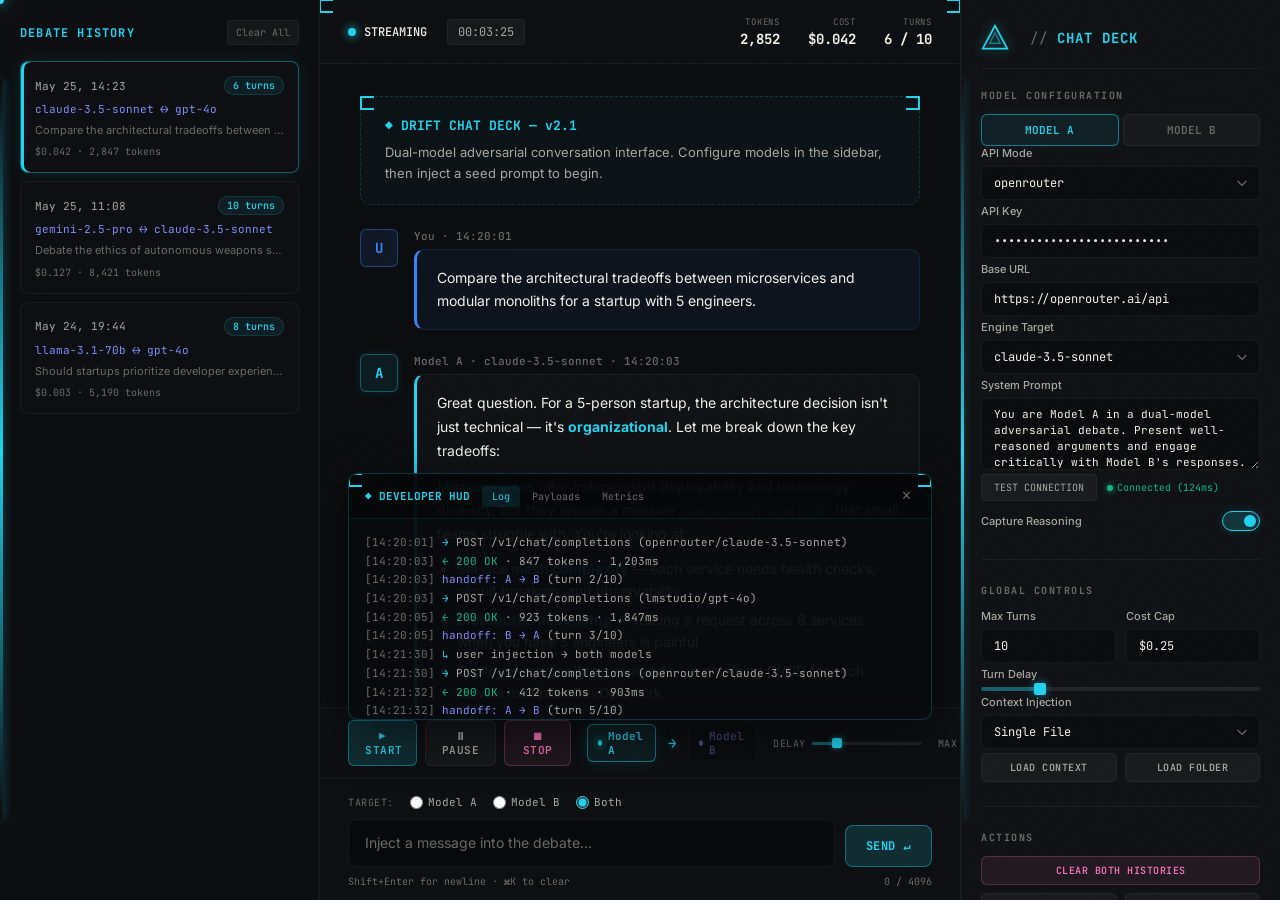
<file: drift-chat-mockup.html>
<!DOCTYPE html>
<html lang="en">
<head>
    <meta charset="UTF-8">
    <meta name="viewport" content="width=device-width, initial-scale=1.0">
    <title>Drift AI Chat Suite — 2026 Redesign Mockup</title>
    <link href="https://fonts.googleapis.com/css2?family=Inter:wght@300;400;500;600;700&family=JetBrains+Mono:wght@400;500;700&display=swap" rel="stylesheet">
    <style>
        /* ═══════════════════════════════════════════════════════════
           DESIGN TOKENS
           ═══════════════════════════════════════════════════════════ */
        :root {
            /* Core Backgrounds */
            --bg-deep: #08080a;
            --bg-base: #0c0d0f;
            --bg-alt: #030712;
            --panel: #111215;
            --surface: #17181c;
            --border-panel: rgba(255, 255, 255, 0.05);

            /* Typography */
            --ink: #f2f0e8;
            --ink-secondary: #a8a6a0;
            --ink-muted: #6b6a66;

            /* Accent Colors */
            --accent-primary: #22d3ee;
            --accent-primary-rgb: 34, 211, 238;
            --accent-secondary: #10b981;
            --accent-tertiary: #818cf8;
            --accent-tertiary-rgb: 129, 140, 248;
            --accent-warning: #f472b6;
            --accent-user: #3b82f6;
            --accent-user-rgb: 59, 130, 246;

            /* Glassmorphism */
            --glass-bg: rgba(17, 18, 21, 0.7);
            --glass-border: rgba(34, 211, 238, 0.15);
            --glass-blur: 16px;

            /* Fonts */
            --font-sans: 'Inter', -apple-system, BlinkMacSystemFont, sans-serif;
            --font-mono: 'JetBrains Mono', 'Fira Code', monospace;

            /* Transitions */
            --ease-out: cubic-bezier(0.16, 1, 0.3, 1);
            --transition-fast: 0.15s var(--ease-out);
            --transition-mid: 0.3s var(--ease-out);
        }

        /* ═══════════════════════════════════════════════════════════
           RESET & BASE
           ═══════════════════════════════════════════════════════════ */
        *, *::before, *::after {
            box-sizing: border-box;
            margin: 0;
            padding: 0;
        }

        html, body {
            height: 100%;
            overflow: hidden;
        }

        body {
            background: var(--bg-deep);
            color: var(--ink);
            font-family: var(--font-sans);
            cursor: none;
            -webkit-font-smoothing: antialiased;
            -moz-osx-font-smoothing: grayscale;
        }

        /* ═══════════════════════════════════════════════════════════
           GRAIN / NOISE OVERLAY
           ═══════════════════════════════════════════════════════════ */
        body::before {
            content: '';
            position: fixed;
            inset: 0;
            background: repeating-conic-gradient(
                rgba(255,255,255,0.008) 0%,
                transparent 0.5%,
                transparent 1%,
                rgba(255,255,255,0.005) 1.5%,
                transparent 2%
            );
            background-size: 200px 200px;
            opacity: 0.6;
            pointer-events: none;
            z-index: 10000;
            mix-blend-mode: overlay;
        }

        /* ═══════════════════════════════════════════════════════════
           SCANLINE OVERLAY
           ═══════════════════════════════════════════════════════════ */
        body::after {
            content: '';
            position: fixed;
            inset: 0;
            background: repeating-linear-gradient(
                0deg,
                transparent,
                transparent 2px,
                rgba(34, 211, 238, 0.006) 2px,
                rgba(34, 211, 238, 0.006) 4px
            );
            pointer-events: none;
            z-index: 9999;
        }

        /* ═══════════════════════════════════════════════════════════
           CUSTOM CURSOR
           ═══════════════════════════════════════════════════════════ */
        #cursor-dot {
            position: fixed;
            width: 8px;
            height: 8px;
            background: var(--accent-primary);
            border-radius: 50%;
            pointer-events: none;
            z-index: 99999;
            transform: translate(-50%, -50%);
            box-shadow: 0 0 12px rgba(var(--accent-primary-rgb), 0.8),
                        0 0 30px rgba(var(--accent-primary-rgb), 0.4);
            transition: width 0.2s, height 0.2s, background 0.2s;
            mix-blend-mode: screen;
        }

        #cursor-dot.hovering {
            width: 24px;
            height: 24px;
            background: rgba(var(--accent-primary-rgb), 0.15);
            border: 1px solid rgba(var(--accent-primary-rgb), 0.6);
            box-shadow: 0 0 20px rgba(var(--accent-primary-rgb), 0.5),
                        0 0 60px rgba(var(--accent-primary-rgb), 0.2);
        }

        .cursor-trail {
            position: fixed;
            width: 6px;
            height: 6px;
            background: var(--accent-primary);
            border-radius: 50%;
            pointer-events: none;
            z-index: 99998;
            opacity: 0;
            transform: translate(-50%, -50%);
            mix-blend-mode: screen;
        }

        /* ═══════════════════════════════════════════════════════════
           ANIMATED BACKGROUND
           ═══════════════════════════════════════════════════════════ */
        #ambient-glow {
            position: fixed;
            inset: 0;
            pointer-events: none;
            z-index: 0;
            overflow: hidden;
        }

        #ambient-glow::before {
            content: '';
            position: absolute;
            top: 30%;
            left: 40%;
            width: 600px;
            height: 600px;
            background: radial-gradient(circle, rgba(var(--accent-primary-rgb), 0.04), transparent 70%);
            border-radius: 50%;
            animation: ambientPulse 8s ease-in-out infinite;
        }

        #ambient-glow::after {
            content: '';
            position: absolute;
            bottom: 20%;
            right: 30%;
            width: 400px;
            height: 400px;
            background: radial-gradient(circle, rgba(var(--accent-tertiary-rgb), 0.025), transparent 70%);
            border-radius: 50%;
            animation: ambientPulse 12s ease-in-out infinite reverse;
        }

        @keyframes ambientPulse {
            0%, 100% { opacity: 0.4; transform: scale(1); }
            50% { opacity: 1; transform: scale(1.15); }
        }

        /* ═══════════════════════════════════════════════════════════
           CORNER BRACKET HUD FRAMES
           ═══════════════════════════════════════════════════════════ */
        .hud-frame {
            position: relative;
        }

        .hud-frame::before,
        .hud-frame::after {
            content: '';
            position: absolute;
            width: 14px;
            height: 14px;
            pointer-events: none;
            z-index: 5;
        }

        .hud-frame::before {
            top: -1px;
            left: -1px;
            border-top: 2px solid var(--accent-primary);
            border-left: 2px solid var(--accent-primary);
        }

        .hud-frame::after {
            top: -1px;
            right: -1px;
            border-top: 2px solid var(--accent-primary);
            border-right: 2px solid var(--accent-primary);
        }

        .hud-frame-bottom::before,
        .hud-frame-bottom::after {
            content: '';
            position: absolute;
            width: 14px;
            height: 14px;
            pointer-events: none;
            z-index: 5;
        }

        .hud-frame-bottom::before {
            bottom: -1px;
            left: -1px;
            border-bottom: 2px solid var(--accent-primary);
            border-left: 2px solid var(--accent-primary);
        }

        .hud-frame-bottom::after {
            bottom: -1px;
            right: -1px;
            border-bottom: 2px solid var(--accent-primary);
            border-right: 2px solid var(--accent-primary);
        }

        /* ═══════════════════════════════════════════════════════════
           APP LAYOUT — THREE COLUMN
           ═══════════════════════════════════════════════════════════ */
        .app-container {
            display: grid;
            grid-template-columns: 320px 1fr 320px;
            grid-template-areas: "history workspace settings";
            height: 100vh;
            position: relative;
            z-index: 1;
        }

        /* ═══════════════════════════════════════════════════════════
           LEFT PANEL — DEBATE HISTORY
           ═══════════════════════════════════════════════════════════ */
        .history-panel {
            grid-area: history;
            background: var(--glass-bg);
            backdrop-filter: blur(var(--glass-blur));
            -webkit-backdrop-filter: blur(var(--glass-blur));
            border-right: 1px solid var(--border-panel);
            display: flex;
            flex-direction: column;
            height: 100vh;
            overflow-y: auto;
            position: relative;
            z-index: 10;
            padding: 0;
        }

        .history-panel::-webkit-scrollbar { width: 4px; }
        .history-panel::-webkit-scrollbar-track { background: transparent; }
        .history-panel::-webkit-scrollbar-thumb { background: rgba(255,255,255,0.08); border-radius: 2px; }

        .history-status-strip {
            position: absolute;
            left: 0;
            top: 80px;
            bottom: 80px;
            width: 3px;
            background: linear-gradient(180deg, transparent, var(--accent-primary), transparent);
            box-shadow: 0 0 10px rgba(var(--accent-primary-rgb), 0.5);
            z-index: 2;
        }

        .history-header {
            display: flex;
            align-items: center;
            justify-content: space-between;
            padding: 20px 20px 0 20px;
            margin-bottom: 16px;
        }

        .history-title {
            font-family: var(--font-mono);
            font-size: 12px;
            font-weight: 700;
            color: var(--accent-primary);
            text-transform: uppercase;
            letter-spacing: 1.2px;
        }

        .history-clear-btn {
            background: rgba(255, 255, 255, 0.04);
            border: 1px solid var(--border-panel);
            border-radius: 4px;
            color: var(--ink-muted);
            cursor: pointer;
            font-family: var(--font-mono);
            font-size: 10px;
            padding: 5px 8px;
            transition: all var(--transition-fast);
        }

        .history-clear-btn:hover {
            border-color: rgba(244, 114, 182, 0.35);
            color: var(--accent-warning);
            transform: translateY(-1px);
            box-shadow: 0 2px 8px rgba(244, 114, 182, 0.1);
        }

        .history-list {
            display: flex;
            flex-direction: column;
            gap: 8px;
            padding: 0 20px 20px 20px;
        }

        .history-item {
            background: rgba(17, 18, 21, 0.68);
            border: 1px solid var(--border-panel);
            border-radius: 8px;
            cursor: pointer;
            display: flex;
            flex-direction: column;
            gap: 7px;
            padding: 14px;
            transition: all var(--transition-fast);
            position: relative;
        }

        .history-item:hover {
            background: rgba(23, 24, 28, 0.84);
            border-color: rgba(var(--accent-primary-rgb), 0.25);
            transform: translateY(-1px);
            box-shadow: 0 4px 16px rgba(var(--accent-primary-rgb), 0.06);
        }

        .history-item.active {
            border-color: rgba(var(--accent-primary-rgb), 0.4);
            box-shadow: inset 3px 0 0 var(--accent-primary),
                        0 0 16px rgba(var(--accent-primary-rgb), 0.1);
        }

        .history-item-row {
            display: flex;
            align-items: center;
            justify-content: space-between;
            gap: 8px;
        }

        .history-timestamp {
            color: var(--ink-secondary);
            font-family: var(--font-mono);
            font-size: 11px;
        }

        .history-turns {
            background: rgba(var(--accent-primary-rgb), 0.08);
            border: 1px solid rgba(var(--accent-primary-rgb), 0.15);
            border-radius: 999px;
            color: var(--accent-primary);
            font-family: var(--font-mono);
            font-size: 10px;
            font-weight: 500;
            padding: 2px 8px;
            white-space: nowrap;
        }

        .history-models {
            color: var(--accent-tertiary);
            font-family: var(--font-mono);
            font-size: 11px;
            overflow: hidden;
            text-overflow: ellipsis;
            white-space: nowrap;
        }

        .history-seed {
            color: var(--ink-muted);
            font-size: 11px;
            line-height: 1.4;
            overflow: hidden;
            text-overflow: ellipsis;
            white-space: nowrap;
        }

        .history-cost {
            color: var(--ink-muted);
            font-family: var(--font-mono);
            font-size: 10px;
        }

        /* ═══════════════════════════════════════════════════════════
           CENTER PANEL — WORKSPACE
           ═══════════════════════════════════════════════════════════ */
        .workspace {
            grid-area: workspace;
            display: flex;
            flex-direction: column;
            height: 100vh;
            background: var(--bg-base);
            position: relative;
            overflow: hidden;
        }

        /* ─── HUD HEADER ─── */
        .hud-header {
            background: var(--glass-bg);
            backdrop-filter: blur(var(--glass-blur));
            -webkit-backdrop-filter: blur(var(--glass-blur));
            border-bottom: 1px solid var(--border-panel);
            height: 64px;
            padding: 0 28px;
            display: flex;
            align-items: center;
            justify-content: space-between;
            position: relative;
            z-index: 100;
            flex-shrink: 0;
        }

        .hud-left {
            display: flex;
            align-items: center;
            gap: 20px;
        }

        .status-badge {
            display: flex;
            align-items: center;
            gap: 8px;
            font-family: var(--font-mono);
            font-size: 12px;
            font-weight: 500;
            color: var(--ink);
        }

        .status-dot {
            width: 8px;
            height: 8px;
            border-radius: 50%;
            flex-shrink: 0;
        }

        .status-dot.ready {
            background: var(--accent-secondary);
            box-shadow: 0 0 10px var(--accent-secondary);
            animation: dotPulse 2s ease-in-out infinite;
        }

        .status-dot.streaming {
            background: var(--accent-primary);
            box-shadow: 0 0 10px var(--accent-primary);
            animation: dotPulse 1s ease-in-out infinite;
        }

        @keyframes dotPulse {
            0%, 100% { opacity: 1; box-shadow: 0 0 8px currentColor; }
            50% { opacity: 0.6; box-shadow: 0 0 16px currentColor; }
        }

        .session-timer {
            font-family: var(--font-mono);
            font-size: 12px;
            color: var(--ink-secondary);
            background: rgba(255,255,255,0.04);
            padding: 4px 10px;
            border-radius: 4px;
            border: 1px solid var(--border-panel);
            font-variant-numeric: tabular-nums;
        }

        .hud-right {
            display: flex;
            align-items: center;
            gap: 28px;
        }

        .hud-stat {
            display: flex;
            flex-direction: column;
            align-items: flex-end;
            gap: 2px;
        }

        .hud-stat .stat-label {
            font-family: var(--font-mono);
            font-size: 9px;
            color: var(--ink-muted);
            text-transform: uppercase;
            letter-spacing: 0.8px;
        }

        .hud-stat .stat-value {
            font-family: var(--font-mono);
            font-size: 14px;
            font-weight: 700;
            color: var(--ink);
            font-variant-numeric: tabular-nums;
        }

        /* ─── CHAT AREA ─── */
        .chat-scroll-area {
            flex: 1;
            overflow-y: auto;
            position: relative;
        }

        .chat-scroll-area::-webkit-scrollbar { width: 6px; }
        .chat-scroll-area::-webkit-scrollbar-track { background: transparent; }
        .chat-scroll-area::-webkit-scrollbar-thumb {
            background: rgba(255,255,255,0.08);
            border-radius: 3px;
        }
        .chat-scroll-area::-webkit-scrollbar-thumb:hover {
            background: rgba(255,255,255,0.14);
        }

        .chat-area {
            max-width: 900px;
            width: 100%;
            margin: 0 auto;
            padding: 32px 40px 20px;
            display: flex;
            flex-direction: column;
            gap: 24px;
        }

        /* System Banner */
        .system-banner {
            background: rgba(var(--accent-primary-rgb), 0.03);
            border: 1px dashed rgba(var(--accent-primary-rgb), 0.18);
            border-radius: 10px;
            padding: 20px 24px;
            display: flex;
            flex-direction: column;
            gap: 8px;
            position: relative;
        }

        .system-banner h3 {
            font-family: var(--font-mono);
            font-size: 13px;
            font-weight: 700;
            color: var(--accent-primary);
            display: flex;
            align-items: center;
            gap: 8px;
        }

        .system-banner p {
            font-size: 13px;
            color: var(--ink-secondary);
            line-height: 1.6;
        }

        /* ─── MESSAGES ─── */
        .message-row {
            display: flex;
            gap: 16px;
            width: 100%;
            animation: messageSlideIn 0.4s var(--ease-out) both;
        }

        @keyframes messageSlideIn {
            from { opacity: 0; transform: translateY(12px); }
            to { opacity: 1; transform: translateY(0); }
        }

        .avatar-box {
            width: 38px;
            height: 38px;
            border-radius: 6px;
            display: flex;
            align-items: center;
            justify-content: center;
            font-family: var(--font-mono);
            font-weight: 700;
            font-size: 14px;
            flex-shrink: 0;
            transition: all var(--transition-fast);
        }

        .message-row:hover .avatar-box {
            transform: scale(1.05);
        }

        .avatar-user {
            background: rgba(var(--accent-user-rgb), 0.1);
            border: 1px solid rgba(var(--accent-user-rgb), 0.4);
            color: var(--accent-user);
        }

        .avatar-a {
            background: rgba(var(--accent-primary-rgb), 0.08);
            border: 1px solid rgba(var(--accent-primary-rgb), 0.35);
            color: var(--accent-primary);
            box-shadow: 0 0 12px rgba(var(--accent-primary-rgb), 0.1);
        }

        .avatar-b {
            background: rgba(var(--accent-tertiary-rgb), 0.08);
            border: 1px solid rgba(var(--accent-tertiary-rgb), 0.35);
            color: var(--accent-tertiary);
            box-shadow: 0 0 12px rgba(var(--accent-tertiary-rgb), 0.1);
        }

        .bubble-wrapper {
            flex: 1;
            min-width: 0;
            display: flex;
            flex-direction: column;
            gap: 6px;
        }

        .bubble-sender {
            font-family: var(--font-mono);
            font-size: 11px;
            color: var(--ink-muted);
            font-weight: 500;
        }

        .bubble-body {
            background: var(--panel);
            border: 1px solid var(--border-panel);
            border-radius: 10px;
            padding: 16px 20px;
            font-size: 14px;
            line-height: 1.7;
            color: var(--ink);
            transition: border-color var(--transition-fast);
        }

        .message-row:hover .bubble-body {
            border-color: rgba(255,255,255,0.08);
        }

        .bubble-user {
            background: rgba(var(--accent-user-rgb), 0.06);
            border-color: rgba(var(--accent-user-rgb), 0.15);
            border-left: 3px solid var(--accent-user);
        }

        .bubble-a {
            border-left: 3px solid var(--accent-primary);
        }

        .bubble-b {
            border-left: 3px solid var(--accent-tertiary);
        }

        .bubble-body p { margin-bottom: 12px; }
        .bubble-body p:last-child { margin-bottom: 0; }

        .bubble-body strong.teal { color: var(--accent-primary); }
        .bubble-body strong.violet { color: var(--accent-tertiary); }

        .bubble-body code {
            background: rgba(255,255,255,0.06);
            padding: 2px 6px;
            border-radius: 4px;
            font-family: var(--font-mono);
            font-size: 12px;
            color: var(--accent-primary);
        }

        .bubble-body ul, .bubble-body ol {
            margin: 10px 0;
            padding-left: 20px;
        }

        .bubble-body li {
            margin-bottom: 6px;
            line-height: 1.6;
        }

        .token-line {
            font-family: var(--font-mono);
            font-size: 10px;
            color: var(--ink-muted);
            display: flex;
            align-items: center;
            gap: 8px;
        }

        .token-line .arrow { opacity: 0.5; }

        /* Thinking indicator */
        .thinking-indicator {
            display: flex;
            gap: 16px;
            width: 100%;
        }

        .thinking-bubble {
            background: rgba(var(--accent-primary-rgb), 0.04);
            border: 1px solid rgba(var(--accent-primary-rgb), 0.12);
            border-left: 3px solid var(--accent-primary);
            border-radius: 10px;
            padding: 16px 20px;
            display: flex;
            flex-direction: column;
            gap: 10px;
            flex: 1;
        }

        .thinking-header {
            display: flex;
            align-items: center;
            gap: 12px;
            font-family: var(--font-mono);
            font-size: 12px;
            color: var(--accent-primary);
        }

        .thinking-dots {
            display: flex;
            gap: 4px;
        }

        .thinking-dots span {
            width: 6px;
            height: 6px;
            background: var(--accent-primary);
            border-radius: 50%;
            animation: dotBounce 1.4s ease-in-out infinite;
        }

        .thinking-dots span:nth-child(2) { animation-delay: 0.2s; }
        .thinking-dots span:nth-child(3) { animation-delay: 0.4s; }

        @keyframes dotBounce {
            0%, 80%, 100% { transform: translateY(0); opacity: 0.4; }
            40% { transform: translateY(-8px); opacity: 1; }
        }

        .thinking-meta {
            display: flex;
            gap: 16px;
            font-family: var(--font-mono);
            font-size: 10px;
            color: var(--ink-muted);
        }

        .thinking-meta span {
            display: flex;
            align-items: center;
            gap: 4px;
        }

        /* ─── CONTROL BAR ─── */
        .control-bar {
            background: var(--glass-bg);
            backdrop-filter: blur(var(--glass-blur));
            -webkit-backdrop-filter: blur(var(--glass-blur));
            border-top: 1px solid var(--border-panel);
            border-bottom: 1px solid var(--border-panel);
            padding: 12px 28px;
            display: flex;
            align-items: center;
            justify-content: space-between;
            gap: 16px;
            flex-shrink: 0;
            position: relative;
        }

        .control-btns {
            display: flex;
            gap: 8px;
        }

        .btn {
            font-family: var(--font-mono);
            font-size: 11px;
            font-weight: 600;
            padding: 8px 16px;
            border-radius: 6px;
            border: 1px solid transparent;
            cursor: pointer;
            transition: all var(--transition-fast);
            text-transform: uppercase;
            letter-spacing: 0.5px;
            position: relative;
            overflow: hidden;
        }

        .btn:hover {
            transform: translateY(-1px);
        }

        .btn:active {
            transform: translateY(0px);
        }

        .btn-primary {
            background: rgba(var(--accent-primary-rgb), 0.15);
            border-color: rgba(var(--accent-primary-rgb), 0.4);
            color: var(--accent-primary);
        }

        .btn-primary:hover {
            background: rgba(var(--accent-primary-rgb), 0.25);
            box-shadow: 0 4px 16px rgba(var(--accent-primary-rgb), 0.2),
                        0 0 0 1px rgba(var(--accent-primary-rgb), 0.3);
        }

        .btn-secondary {
            background: rgba(255, 255, 255, 0.04);
            border-color: var(--border-panel);
            color: var(--ink-secondary);
        }

        .btn-secondary:hover {
            background: rgba(255, 255, 255, 0.08);
            border-color: rgba(255,255,255,0.12);
            color: var(--ink);
            box-shadow: 0 4px 12px rgba(0,0,0,0.3);
        }

        .btn-warning {
            background: rgba(244, 114, 182, 0.08);
            border-color: rgba(244, 114, 182, 0.25);
            color: var(--accent-warning);
        }

        .btn-warning:hover {
            background: rgba(244, 114, 182, 0.15);
            box-shadow: 0 4px 16px rgba(244, 114, 182, 0.15);
        }

        /* Handoff Visualization */
        .handoff-viz {
            display: flex;
            align-items: center;
            gap: 12px;
            font-family: var(--font-mono);
            font-size: 11px;
        }

        .handoff-node {
            display: flex;
            align-items: center;
            gap: 6px;
            padding: 4px 10px;
            border-radius: 6px;
            border: 1px solid var(--border-panel);
            background: rgba(0,0,0,0.2);
            transition: all var(--transition-fast);
        }

        .handoff-node.active-speaker {
            border-color: rgba(var(--accent-primary-rgb), 0.5);
            background: rgba(var(--accent-primary-rgb), 0.08);
            box-shadow: 0 0 16px rgba(var(--accent-primary-rgb), 0.12);
        }

        .handoff-node.inactive {
            opacity: 0.5;
        }

        .handoff-dot {
            width: 6px;
            height: 6px;
            border-radius: 50%;
        }

        .handoff-dot.dot-a {
            background: var(--accent-primary);
        }

        .handoff-dot.dot-b {
            background: var(--accent-tertiary);
        }

        .handoff-dot.pulsing {
            animation: dotPulse 1.5s ease-in-out infinite;
            box-shadow: 0 0 8px var(--accent-primary);
        }

        .handoff-arrow {
            color: var(--accent-primary);
            font-size: 14px;
            text-shadow: 0 0 10px rgba(var(--accent-primary-rgb), 0.5);
            animation: arrowGlow 2s ease-in-out infinite;
        }

        @keyframes arrowGlow {
            0%, 100% { opacity: 0.6; }
            50% { opacity: 1; }
        }

        .control-right {
            display: flex;
            align-items: center;
            gap: 16px;
        }

        .control-field {
            display: flex;
            align-items: center;
            gap: 6px;
            font-family: var(--font-mono);
            font-size: 10px;
            color: var(--ink-muted);
        }

        .control-field label {
            text-transform: uppercase;
            letter-spacing: 0.5px;
            white-space: nowrap;
        }

        .mini-slider {
            -webkit-appearance: none;
            appearance: none;
            width: 110px;
            height: 3px;
            background: rgba(255,255,255,0.08);
            border-radius: 2px;
            outline: none;
        }

        .mini-slider::-webkit-slider-thumb {
            -webkit-appearance: none;
            width: 10px;
            height: 10px;
            border-radius: 2px;
            background: var(--accent-primary);
            cursor: pointer;
            box-shadow: 0 0 6px rgba(var(--accent-primary-rgb), 0.5);
        }

        .mini-input {
            background: rgba(0,0,0,0.3);
            border: 1px solid var(--border-panel);
            border-radius: 4px;
            color: var(--ink);
            font-family: var(--font-mono);
            font-size: 11px;
            width: 56px;
            padding: 4px 6px;
            text-align: center;
            outline: none;
            transition: border-color var(--transition-fast);
        }

        .mini-input:focus {
            border-color: var(--accent-primary);
        }

        /* ─── INPUT AREA ─── */
        .input-area {
            background: var(--glass-bg);
            backdrop-filter: blur(var(--glass-blur));
            -webkit-backdrop-filter: blur(var(--glass-blur));
            padding: 16px 28px 12px;
            flex-shrink: 0;
            position: relative;
        }

        .input-target-row {
            display: flex;
            gap: 16px;
            margin-bottom: 10px;
            align-items: center;
        }

        .target-label {
            font-family: var(--font-mono);
            font-size: 10px;
            color: var(--ink-muted);
            text-transform: uppercase;
            letter-spacing: 0.5px;
        }

        .target-option {
            display: flex;
            align-items: center;
            gap: 5px;
            font-family: var(--font-mono);
            font-size: 11px;
            color: var(--ink-secondary);
            cursor: pointer;
            transition: color var(--transition-fast);
        }

        .target-option:hover { color: var(--ink); }

        .target-option input[type="radio"] {
            accent-color: var(--accent-primary);
            cursor: pointer;
        }

        .input-row {
            display: flex;
            gap: 10px;
        }

        .main-textarea {
            flex: 1;
            background: rgba(0,0,0,0.3);
            border: 1px solid var(--border-panel);
            border-radius: 8px;
            padding: 12px 16px;
            color: var(--ink);
            font-family: var(--font-sans);
            font-size: 14px;
            line-height: 1.5;
            resize: none;
            outline: none;
            min-height: 48px;
            max-height: 120px;
            transition: border-color var(--transition-fast), box-shadow var(--transition-fast);
        }

        .main-textarea:focus {
            border-color: rgba(var(--accent-primary-rgb), 0.4);
            box-shadow: 0 0 0 3px rgba(var(--accent-primary-rgb), 0.08);
        }

        .main-textarea::placeholder {
            color: var(--ink-muted);
        }

        .send-btn {
            background: rgba(var(--accent-primary-rgb), 0.15);
            border: 1px solid rgba(var(--accent-primary-rgb), 0.4);
            border-radius: 8px;
            color: var(--accent-primary);
            cursor: pointer;
            font-family: var(--font-mono);
            font-size: 12px;
            font-weight: 700;
            padding: 12px 20px;
            text-transform: uppercase;
            letter-spacing: 0.5px;
            transition: all var(--transition-fast);
            align-self: flex-end;
            white-space: nowrap;
        }

        .send-btn:hover {
            background: rgba(var(--accent-primary-rgb), 0.25);
            transform: translateY(-1px);
            box-shadow: 0 4px 20px rgba(var(--accent-primary-rgb), 0.25);
        }

        .input-footer {
            display: flex;
            justify-content: space-between;
            margin-top: 8px;
            font-family: var(--font-mono);
            font-size: 10px;
            color: var(--ink-muted);
        }

        /* ─── TERMINAL / DEV HUD ─── */
        .terminal-panel {
            position: absolute;
            bottom: 180px;
            left: 50%;
            transform: translateX(-50%);
            width: min(720px, calc(100% - 56px));
            background: rgba(10, 11, 14, 0.95);
            border: 1px solid rgba(var(--accent-primary-rgb), 0.2);
            border-radius: 10px;
            z-index: 200;
            overflow: hidden;
            box-shadow: 0 16px 48px rgba(0,0,0,0.5),
                        0 0 1px rgba(var(--accent-primary-rgb), 0.3);
        }

        .terminal-header {
            display: flex;
            align-items: center;
            justify-content: space-between;
            padding: 10px 16px;
            border-bottom: 1px solid rgba(var(--accent-primary-rgb), 0.1);
            background: rgba(0,0,0,0.3);
        }

        .terminal-title-area {
            display: flex;
            align-items: center;
            gap: 12px;
        }

        .terminal-title {
            font-family: var(--font-mono);
            font-size: 11px;
            font-weight: 700;
            color: var(--accent-primary);
            display: flex;
            align-items: center;
            gap: 6px;
        }

        .terminal-tabs {
            display: flex;
            gap: 2px;
        }

        .terminal-tab {
            font-family: var(--font-mono);
            font-size: 10px;
            padding: 4px 10px;
            border-radius: 4px;
            border: none;
            cursor: pointer;
            transition: all var(--transition-fast);
            background: transparent;
            color: var(--ink-muted);
        }

        .terminal-tab.active {
            background: rgba(var(--accent-primary-rgb), 0.1);
            color: var(--accent-primary);
        }

        .terminal-tab:hover:not(.active) {
            color: var(--ink-secondary);
            background: rgba(255,255,255,0.04);
        }

        .terminal-close {
            background: none;
            border: none;
            color: var(--ink-muted);
            cursor: pointer;
            font-size: 16px;
            padding: 4px;
            border-radius: 4px;
            transition: all var(--transition-fast);
            line-height: 1;
        }

        .terminal-close:hover {
            background: rgba(244, 114, 182, 0.1);
            color: var(--accent-warning);
        }

        .terminal-body {
            padding: 14px 16px;
            font-family: var(--font-mono);
            font-size: 11px;
            line-height: 1.7;
            color: var(--ink-secondary);
            max-height: 200px;
            overflow-y: auto;
        }

        .terminal-body::-webkit-scrollbar { width: 4px; }
        .terminal-body::-webkit-scrollbar-track { background: transparent; }
        .terminal-body::-webkit-scrollbar-thumb { background: rgba(255,255,255,0.08); border-radius: 2px; }

        .log-line { white-space: pre; }
        .log-time { color: var(--ink-muted); }
        .log-arrow-out { color: var(--accent-primary); }
        .log-arrow-in { color: var(--accent-secondary); }
        .log-status { color: var(--accent-secondary); }
        .log-handoff { color: var(--accent-tertiary); }
        .log-error { color: var(--accent-warning); }

        /* ═══════════════════════════════════════════════════════════
           RIGHT PANEL — SETTINGS
           ═══════════════════════════════════════════════════════════ */
        .settings-panel {
            grid-area: settings;
            background: var(--panel);
            border-left: 1px solid var(--border-panel);
            display: flex;
            flex-direction: column;
            height: 100vh;
            overflow-y: auto;
            position: relative;
            z-index: 10;
            padding: 0;
        }

        .settings-panel::-webkit-scrollbar { width: 4px; }
        .settings-panel::-webkit-scrollbar-track { background: transparent; }
        .settings-panel::-webkit-scrollbar-thumb { background: rgba(255,255,255,0.08); border-radius: 2px; }

        .settings-status-strip {
            position: absolute;
            left: 0;
            top: 80px;
            bottom: 80px;
            width: 3px;
            background: linear-gradient(180deg, transparent, var(--accent-primary), transparent);
            box-shadow: 0 0 8px rgba(var(--accent-primary-rgb), 0.3);
            z-index: 2;
        }

        .settings-content {
            padding: 24px 20px;
            display: flex;
            flex-direction: column;
            gap: 20px;
        }

        /* Logo Area */
        .logo-area {
            display: flex;
            align-items: center;
            gap: 12px;
            padding-bottom: 16px;
            border-bottom: 1px solid var(--border-panel);
        }

        .logo-triangle {
            width: 28px;
            height: 28px;
            color: var(--accent-primary);
            filter: drop-shadow(0 0 6px rgba(var(--accent-primary-rgb), 0.5));
        }

        .logo-text {
            font-family: var(--font-mono);
            font-size: 14px;
            font-weight: 700;
            color: var(--accent-primary);
            text-transform: uppercase;
            letter-spacing: 1px;
        }

        .logo-text span {
            color: var(--ink-muted);
            font-weight: 400;
        }

        /* Section Heading */
        .section-heading {
            font-family: var(--font-mono);
            font-size: 10px;
            font-weight: 700;
            text-transform: uppercase;
            letter-spacing: 1.5px;
            color: var(--ink-muted);
            margin-bottom: 12px;
        }

        /* Model Tabs */
        .model-tabs {
            display: flex;
            gap: 4px;
        }

        .tab-pill {
            flex: 1;
            padding: 8px;
            border-radius: 6px;
            background: rgba(255,255,255,0.03);
            border: 1px solid var(--border-panel);
            color: var(--ink-muted);
            font-family: var(--font-mono);
            font-size: 11px;
            font-weight: 600;
            cursor: pointer;
            transition: all var(--transition-fast);
            text-align: center;
            text-transform: uppercase;
        }

        .tab-pill:hover {
            background: rgba(255,255,255,0.06);
            transform: translateY(-1px);
        }

        .tab-pill.active-a {
            border-color: rgba(var(--accent-primary-rgb), 0.5);
            color: var(--accent-primary);
            background: rgba(var(--accent-primary-rgb), 0.08);
            box-shadow: 0 0 12px rgba(var(--accent-primary-rgb), 0.08);
        }

        .tab-pill.active-b {
            border-color: rgba(var(--accent-tertiary-rgb), 0.5);
            color: var(--accent-tertiary);
            background: rgba(var(--accent-tertiary-rgb), 0.08);
        }

        /* Setting Groups */
        .setting-group {
            display: flex;
            flex-direction: column;
            gap: 6px;
            margin-bottom: 4px;
        }

        .setting-label {
            font-size: 11px;
            color: var(--ink-secondary);
            font-weight: 500;
        }

        .setting-input {
            background: rgba(0,0,0,0.3);
            border: 1px solid var(--border-panel);
            border-radius: 6px;
            padding: 8px 12px;
            color: var(--ink);
            font-family: var(--font-mono);
            font-size: 12px;
            outline: none;
            transition: all var(--transition-fast);
            width: 100%;
        }

        .setting-input:focus {
            border-color: rgba(var(--accent-primary-rgb), 0.5);
            box-shadow: 0 0 0 3px rgba(var(--accent-primary-rgb), 0.08);
        }

        textarea.setting-input {
            resize: vertical;
            min-height: 72px;
            line-height: 1.45;
            font-family: var(--font-mono);
            font-size: 11px;
        }

        .setting-select {
            background: rgba(0,0,0,0.3);
            border: 1px solid var(--border-panel);
            border-radius: 6px;
            padding: 8px 12px;
            color: var(--ink);
            font-family: var(--font-mono);
            font-size: 12px;
            outline: none;
            cursor: pointer;
            appearance: none;
            background-image: url("data:image/svg+xml,%3Csvg xmlns='http://www.w3.org/2000/svg' fill='none' viewBox='0 0 24 24' stroke='%236b6a66'%3E%3Cpath stroke-linecap='round' stroke-linejoin='round' stroke-width='2' d='M19 9l-7 7-7-7'/%3E%3C/svg%3E");
            background-repeat: no-repeat;
            background-position: right 10px center;
            background-size: 14px;
            padding-right: 30px;
            width: 100%;
            transition: border-color var(--transition-fast);
        }

        .setting-select:focus {
            border-color: rgba(var(--accent-primary-rgb), 0.5);
        }

        /* Test Connection */
        .test-connection-row {
            display: flex;
            align-items: center;
            gap: 10px;
        }

        .test-btn {
            font-family: var(--font-mono);
            font-size: 10px;
            padding: 6px 12px;
            border-radius: 4px;
            border: 1px solid var(--border-panel);
            background: rgba(255,255,255,0.04);
            color: var(--ink-secondary);
            cursor: pointer;
            transition: all var(--transition-fast);
            text-transform: uppercase;
            white-space: nowrap;
        }

        .test-btn:hover {
            border-color: rgba(var(--accent-primary-rgb), 0.4);
            color: var(--accent-primary);
            transform: translateY(-1px);
        }

        .test-status {
            font-family: var(--font-mono);
            font-size: 10px;
            color: var(--accent-secondary);
            display: flex;
            align-items: center;
            gap: 4px;
        }

        .test-status .green-dot {
            width: 6px;
            height: 6px;
            border-radius: 50%;
            background: var(--accent-secondary);
            box-shadow: 0 0 6px var(--accent-secondary);
        }

        /* Toggle Switch */
        .toggle-row {
            display: flex;
            align-items: center;
            justify-content: space-between;
            cursor: pointer;
        }

        .drift-toggle {
            appearance: none;
            -webkit-appearance: none;
            width: 38px;
            height: 20px;
            border-radius: 999px;
            border: 1px solid rgba(var(--accent-primary-rgb), 0.22);
            background: rgba(255,255,255,0.06);
            position: relative;
            cursor: pointer;
            transition: all var(--transition-fast);
            flex-shrink: 0;
        }

        .drift-toggle::before {
            content: '';
            position: absolute;
            top: 3px;
            left: 3px;
            width: 12px;
            height: 12px;
            border-radius: 50%;
            background: var(--ink-muted);
            transition: all var(--transition-fast);
        }

        .drift-toggle:checked {
            background: rgba(var(--accent-primary-rgb), 0.18);
            border-color: var(--accent-primary);
            box-shadow: 0 0 10px rgba(var(--accent-primary-rgb), 0.15);
        }

        .drift-toggle:checked::before {
            transform: translateX(18px);
            background: var(--accent-primary);
        }

        /* Compact Row */
        .compact-row {
            display: grid;
            grid-template-columns: 1fr 1fr;
            gap: 10px;
        }

        /* Button Groups */
        .button-row {
            display: flex;
            gap: 8px;
        }

        .button-row .btn {
            flex: 1;
            text-align: center;
            font-size: 10px;
            padding: 7px 10px;
        }

        /* Divider */
        .settings-divider {
            height: 1px;
            background: var(--border-panel);
            margin: 4px 0;
        }

        /* Personality Sliders */
        .personality-slider {
            display: flex;
            flex-direction: column;
            gap: 6px;
            margin-bottom: 10px;
        }

        .personality-label {
            display: flex;
            justify-content: space-between;
            font-family: var(--font-mono);
            font-size: 11px;
        }

        .personality-label .name { color: var(--ink-secondary); }
        .personality-label .val { color: var(--accent-primary); font-weight: 600; }

        .drift-slider {
            -webkit-appearance: none;
            appearance: none;
            width: 100%;
            height: 4px;
            background: rgba(255,255,255,0.08);
            border-radius: 2px;
            outline: none;
            position: relative;
        }

        .drift-slider::-webkit-slider-thumb {
            -webkit-appearance: none;
            width: 12px;
            height: 12px;
            border-radius: 2px;
            background: var(--accent-primary);
            cursor: pointer;
            box-shadow: 0 0 8px rgba(var(--accent-primary-rgb), 0.5);
            transition: transform 0.1s;
        }

        .drift-slider::-webkit-slider-thumb:hover {
            transform: scale(1.25);
        }

        /* ═══════════════════════════════════════════════════════════
           KINETIC TYPOGRAPHY
           ═══════════════════════════════════════════════════════════ */
        .kinetic-text {
            display: inline-flex;
        }

        .kinetic-text .char {
            display: inline-block;
            animation: kinetic 3s ease-in-out infinite;
        }

        @keyframes kinetic {
            0%, 100% { transform: translateY(0); }
            25% { transform: translateY(-2px); }
            75% { transform: translateY(1px); }
        }

        /* ═══════════════════════════════════════════════════════════
           AUDIO-REACTIVE PULSING
           ═══════════════════════════════════════════════════════════ */
        .audio-reactive {
            animation: audioPulse 2s ease-in-out infinite;
        }

        @keyframes audioPulse {
            0%, 100% { box-shadow: 0 0 0 0 rgba(var(--accent-primary-rgb), 0.2); }
            50% { box-shadow: 0 0 0 4px rgba(var(--accent-primary-rgb), 0.05); }
        }

        /* ═══════════════════════════════════════════════════════════
           LIQUID GLASS EFFECT
           ═══════════════════════════════════════════════════════════ */
        .liquid-glass {
            background: linear-gradient(
                135deg,
                rgba(255,255,255,0.04) 0%,
                rgba(255,255,255,0.01) 50%,
                rgba(255,255,255,0.03) 100%
            );
            backdrop-filter: blur(20px) saturate(1.2);
            -webkit-backdrop-filter: blur(20px) saturate(1.2);
            border: 1px solid rgba(255,255,255,0.06);
        }

        /* ═══════════════════════════════════════════════════════════
           SCROLL-TRIGGERED REVEALS
           ═══════════════════════════════════════════════════════════ */
        .reveal-item {
            opacity: 0;
            transform: translateY(16px);
            transition: opacity 0.5s var(--ease-out), transform 0.5s var(--ease-out);
        }

        .reveal-item.revealed {
            opacity: 1;
            transform: translateY(0);
        }

        /* ═══════════════════════════════════════════════════════════
           RESPONSIVE
           ═══════════════════════════════════════════════════════════ */
        @media (max-width: 1200px) {
            .app-container {
                grid-template-columns: 1fr 320px;
                grid-template-areas: "workspace settings";
            }
            .history-panel { display: none; }
        }

        @media (max-width: 980px) {
            .app-container {
                grid-template-columns: 1fr;
                grid-template-areas: "workspace";
            }
            .history-panel, .settings-panel { display: none; }
            .hud-header { padding: 0 16px; }
            .chat-area { padding: 20px 16px; }
            .control-bar { padding: 10px 16px; flex-wrap: wrap; }
            .input-area { padding: 12px 16px; }
            .terminal-panel { width: calc(100% - 32px); bottom: 160px; }
            .handoff-viz { display: none; }
        }

        /* ═══════════════════════════════════════════════════════════
           TYPING EFFECT
           ═══════════════════════════════════════════════════════════ */
        .typing-effect {
            overflow: hidden;
            white-space: pre;
            animation: typing 0.05s steps(1) forwards;
        }

        /* Smooth focus outlines */
        :focus-visible {
            outline: 2px solid rgba(var(--accent-primary-rgb), 0.5);
            outline-offset: 2px;
        }

        /* Selection */
        ::selection {
            background: rgba(var(--accent-primary-rgb), 0.3);
            color: var(--ink);
        }

        @media (pointer: coarse) {
            body { cursor: auto; }
            #cursor-dot, .cursor-trail { display: none !important; }
        }
    </style>
</head>
<body>
    <!-- Ambient Background Glow -->
    <div id="ambient-glow"></div>

    <!-- Custom Cursor -->
    <div id="cursor-dot"></div>

    <!-- ═══════════════════════════════════════════════════════
         APP CONTAINER
         ═══════════════════════════════════════════════════════ -->
    <div class="app-container">

        <!-- ═══════════════════════════════════════════════
             LEFT PANEL — DEBATE HISTORY
             ═══════════════════════════════════════════════ -->
        <aside class="history-panel" id="historyPanel">
            <div class="history-status-strip"></div>

            <div class="history-header">
                <span class="history-title">Debate History</span>
                <button class="history-clear-btn" id="clearHistoryBtn">Clear All</button>
            </div>

            <div class="history-list" id="historyList">
                <!-- Item 1 — Active -->
                <div class="history-item active" id="historyItem1">
                    <div class="history-item-row">
                        <span class="history-timestamp">May 25, 14:23</span>
                        <span class="history-turns">6 turns</span>
                    </div>
                    <div class="history-models">claude-3.5-sonnet ↔ gpt-4o</div>
                    <div class="history-seed">Compare the architectural tradeoffs between microservices and modular monoliths…</div>
                    <div class="history-item-row">
                        <span class="history-cost">$0.042 · 2,847 tokens</span>
                    </div>
                </div>

                <!-- Item 2 -->
                <div class="history-item" id="historyItem2">
                    <div class="history-item-row">
                        <span class="history-timestamp">May 25, 11:08</span>
                        <span class="history-turns">10 turns</span>
                    </div>
                    <div class="history-models">gemini-2.5-pro ↔ claude-3.5-sonnet</div>
                    <div class="history-seed">Debate the ethics of autonomous weapons systems in modern warfare…</div>
                    <div class="history-item-row">
                        <span class="history-cost">$0.127 · 8,421 tokens</span>
                    </div>
                </div>

                <!-- Item 3 -->
                <div class="history-item" id="historyItem3">
                    <div class="history-item-row">
                        <span class="history-timestamp">May 24, 19:44</span>
                        <span class="history-turns">8 turns</span>
                    </div>
                    <div class="history-models">llama-3.1-70b ↔ gpt-4o</div>
                    <div class="history-seed">Should startups prioritize developer experience over raw performance in 2026?</div>
                    <div class="history-item-row">
                        <span class="history-cost">$0.003 · 5,190 tokens</span>
                    </div>
                </div>
            </div>
        </aside>

        <!-- ═══════════════════════════════════════════════
             CENTER PANEL — WORKSPACE
             ═══════════════════════════════════════════════ -->
        <main class="workspace" id="workspace">

            <!-- HUD Header -->
            <header class="hud-header hud-frame hud-frame-bottom" id="hudHeader">
                <div class="hud-left">
                    <div class="status-badge" id="statusBadge">
                        <div class="status-dot streaming" id="statusDot"></div>
                        <span id="statusText">STREAMING</span>
                    </div>
                    <div class="session-timer" id="sessionTimer">00:03:24</div>
                </div>
                <div class="hud-right">
                    <div class="hud-stat">
                        <span class="stat-label">Tokens</span>
                        <span class="stat-value" id="totalTokens">2,847</span>
                    </div>
                    <div class="hud-stat">
                        <span class="stat-label">Cost</span>
                        <span class="stat-value" id="totalCost">$0.042</span>
                    </div>
                    <div class="hud-stat">
                        <span class="stat-label">Turns</span>
                        <span class="stat-value" id="totalTurns">6 / 10</span>
                    </div>
                </div>
            </header>

            <!-- Chat Scroll Area -->
            <div class="chat-scroll-area" id="chatScrollArea">
                <div class="chat-area" id="chatArea">

                    <!-- System Banner -->
                    <div class="system-banner hud-frame hud-frame-bottom" id="systemBanner">
                        <h3>◆ DRIFT CHAT DECK — v2.1</h3>
                        <p>Dual-model adversarial conversation interface. Configure models in the sidebar, then inject a seed prompt to begin.</p>
                    </div>

                    <!-- Message 1: User -->
                    <div class="message-row reveal-item" id="msg1">
                        <div class="avatar-box avatar-user">U</div>
                        <div class="bubble-wrapper">
                            <span class="bubble-sender">You · 14:20:01</span>
                            <div class="bubble-body bubble-user">
                                <p>Compare the architectural tradeoffs between microservices and modular monoliths for a startup with 5 engineers.</p>
                            </div>
                        </div>
                    </div>

                    <!-- Message 2: Model A -->
                    <div class="message-row reveal-item" id="msg2">
                        <div class="avatar-box avatar-a">A</div>
                        <div class="bubble-wrapper">
                            <span class="bubble-sender">Model A · claude-3.5-sonnet · 14:20:03</span>
                            <div class="bubble-body bubble-a">
                                <p>Great question. For a 5-person startup, the architecture decision isn't just technical — it's <strong class="teal">organizational</strong>. Let me break down the key tradeoffs:</p>
                                <p><strong class="teal">Microservices</strong> offer independent deployability and technology diversity, but they impose a massive <code>operational overhead</code> that small teams struggle with. You're looking at:</p>
                                <ul>
                                    <li><strong class="teal">Service mesh complexity</strong> — each service needs health checks, circuit breakers, and observability</li>
                                    <li><strong class="teal">Distributed debugging</strong> — tracing a request across 8 services when you have 5 engineers is painful</li>
                                    <li><strong class="teal">Deployment pipeline overhead</strong> — maintaining CI/CD for each service multiplies DevOps work</li>
                                </ul>
                                <p>A <strong class="teal">modular monolith</strong> gives you clean separation via <code>module boundaries</code> and well-defined internal APIs, without the network overhead. You can always extract services later when your team — and your understanding of domain boundaries — matures.</p>
                                <p>My recommendation: start monolith, enforce module boundaries with <code>ArchUnit</code> or equivalent, and extract only when you hit genuine scaling bottlenecks.</p>
                            </div>
                            <span class="token-line"><span class="arrow">↑</span> 847 tokens · 1.2s</span>
                        </div>
                    </div>

                    <!-- Message 3: Model B -->
                    <div class="message-row reveal-item" id="msg3">
                        <div class="avatar-box avatar-b">B</div>
                        <div class="bubble-wrapper">
                            <span class="bubble-sender">Model B · gpt-4o · 14:20:05</span>
                            <div class="bubble-body bubble-b">
                                <p>I largely agree with Model A's framing but want to push back on one point: the <strong class="violet">"extract later"</strong> strategy sounds pragmatic but often fails in practice.</p>
                                <p>Here's why: once you build a monolith, even a "modular" one, teams develop <strong class="violet">hidden coupling</strong> through shared databases, in-process calls that bypass module APIs, and shared utility libraries. The cost of extraction grows exponentially with codebase age.</p>
                                <p>A more nuanced approach for a 5-person team:</p>
                                <ul>
                                    <li>Use a <strong class="violet">modular monolith</strong> as your deployment unit — single binary, single database</li>
                                    <li>But design your inter-module communication as if it were <strong class="violet">async messaging</strong> from day one</li>
                                    <li>Enforce that modules only communicate via events or well-typed <code>command/query</code> interfaces</li>
                                    <li>When extraction time comes, you swap in-memory event bus for <code>NATS</code> or <code>Kafka</code></li>
                                </ul>
                                <p>This gives you the <strong class="violet">deployment simplicity</strong> of a monolith with the <strong class="violet">architectural readiness</strong> for future decomposition.</p>
                            </div>
                            <span class="token-line"><span class="arrow">↑</span> 923 tokens · 1.8s</span>
                        </div>
                    </div>

                    <!-- Message 4: User Injection -->
                    <div class="message-row reveal-item" id="msg4">
                        <div class="avatar-box avatar-user">U</div>
                        <div class="bubble-wrapper">
                            <span class="bubble-sender">You · 14:21:30 · injection</span>
                            <div class="bubble-body bubble-user">
                                <p>Now factor in the team growing to 20 engineers over 18 months.</p>
                            </div>
                        </div>
                    </div>

                    <!-- Message 5: Model A (shorter) -->
                    <div class="message-row reveal-item" id="msg5">
                        <div class="avatar-box avatar-a">A</div>
                        <div class="bubble-wrapper">
                            <span class="bubble-sender">Model A · claude-3.5-sonnet · 14:21:32</span>
                            <div class="bubble-body bubble-a">
                                <p>This changes the calculus significantly. At <strong class="teal">20 engineers</strong>, you'll likely have 3-4 squads, and Conway's Law kicks in hard. The modular monolith becomes a coordination bottleneck: merge conflicts, shared CI pipelines, and release coupling across teams.</p>
                                <p>My updated take: begin with the modular monolith for the first <strong class="teal">6-9 months</strong>, then proactively extract your <strong class="teal">highest-contention</strong> modules into services as team 3 and 4 come online. Don't wait for pain — plan the extraction as part of your hiring roadmap.</p>
                            </div>
                            <span class="token-line"><span class="arrow">↑</span> 412 tokens · 0.9s</span>
                        </div>
                    </div>

                    <!-- Message 6: Model B (shorter) -->
                    <div class="message-row reveal-item" id="msg6">
                        <div class="avatar-box avatar-b">B</div>
                        <div class="bubble-wrapper">
                            <span class="bubble-sender">Model B · gpt-4o · 14:21:34</span>
                            <div class="bubble-body bubble-b">
                                <p>Agreed — this is where my earlier point about <strong class="violet">async-first design</strong> pays off. If you've been disciplined about module boundaries and event-driven communication, the extraction to services at month 9 becomes a <strong class="violet">mechanical refactor</strong> rather than a risky rewrite.</p>
                                <p>Key signal to watch: when two teams are blocked on each other's <code>PR reviews</code> more than once per sprint, it's time to extract.</p>
                            </div>
                            <span class="token-line"><span class="arrow">↑</span> 318 tokens · 0.7s</span>
                        </div>
                    </div>

                    <!-- Message 7: Thinking Indicator -->
                    <div class="thinking-indicator reveal-item" id="msg7">
                        <div class="avatar-box avatar-a">A</div>
                        <div class="bubble-wrapper">
                            <div class="thinking-bubble">
                                <div class="thinking-header">
                                    <div class="thinking-dots">
                                        <span></span>
                                        <span></span>
                                        <span></span>
                                    </div>
                                    <span>Model A is thinking…</span>
                                </div>
                                <div class="thinking-meta">
                                    <span>⏱ <span id="thinkingTimer">2.4s</span></span>
                                    <span>↓ input 1,247</span>
                                    <span>↑ output <span class="audio-reactive" style="display:inline-block;padding:0 4px;border-radius:2px;">streaming</span></span>
                                </div>
                            </div>
                        </div>
                    </div>
                </div>
            </div>

            <!-- Terminal Panel (floating) -->
            <div class="terminal-panel hud-frame hud-frame-bottom" id="terminalPanel">
                <div class="terminal-header">
                    <div class="terminal-title-area">
                        <span class="terminal-title">◆ DEVELOPER HUD</span>
                        <div class="terminal-tabs">
                            <button class="terminal-tab active" id="tabLog">Log</button>
                            <button class="terminal-tab" id="tabPayloads">Payloads</button>
                            <button class="terminal-tab" id="tabMetrics">Metrics</button>
                        </div>
                    </div>
                    <button class="terminal-close" id="terminalClose" title="Close terminal">×</button>
                </div>
                <div class="terminal-body" id="terminalBody">
                    <div class="log-line"><span class="log-time">[14:20:01]</span> <span class="log-arrow-out">→</span> POST /v1/chat/completions (openrouter/claude-3.5-sonnet)</div>
                    <div class="log-line"><span class="log-time">[14:20:03]</span> <span class="log-arrow-in">←</span> <span class="log-status">200 OK</span> · 847 tokens · 1,203ms</div>
                    <div class="log-line"><span class="log-time">[14:20:03]</span> <span class="log-handoff">handoff: A → B</span> (turn 2/10)</div>
                    <div class="log-line"><span class="log-time">[14:20:03]</span> <span class="log-arrow-out">→</span> POST /v1/chat/completions (lmstudio/gpt-4o)</div>
                    <div class="log-line"><span class="log-time">[14:20:05]</span> <span class="log-arrow-in">←</span> <span class="log-status">200 OK</span> · 923 tokens · 1,847ms</div>
                    <div class="log-line"><span class="log-time">[14:20:05]</span> <span class="log-handoff">handoff: B → A</span> (turn 3/10)</div>
                    <div class="log-line"><span class="log-time">[14:21:30]</span> <span class="log-arrow-out">↳</span> user injection → both models</div>
                    <div class="log-line"><span class="log-time">[14:21:30]</span> <span class="log-arrow-out">→</span> POST /v1/chat/completions (openrouter/claude-3.5-sonnet)</div>
                    <div class="log-line"><span class="log-time">[14:21:32]</span> <span class="log-arrow-in">←</span> <span class="log-status">200 OK</span> · 412 tokens · 903ms</div>
                    <div class="log-line"><span class="log-time">[14:21:32]</span> <span class="log-handoff">handoff: A → B</span> (turn 5/10)</div>
                    <div class="log-line"><span class="log-time">[14:21:32]</span> <span class="log-arrow-out">→</span> POST /v1/chat/completions (lmstudio/gpt-4o)</div>
                    <div class="log-line"><span class="log-time">[14:21:34]</span> <span class="log-arrow-in">←</span> <span class="log-status">200 OK</span> · 318 tokens · 726ms</div>
                    <div class="log-line"><span class="log-time">[14:21:34]</span> <span class="log-handoff">handoff: B → A</span> (turn 6/10)</div>
                    <div class="log-line"><span class="log-time">[14:21:34]</span> <span class="log-arrow-out">→</span> POST /v1/chat/completions (openrouter/claude-3.5-sonnet)</div>
                    <div class="log-line"><span class="log-time">[14:21:37]</span> streaming chunks: <span class="log-status">▓▓▓▓▓▓▓▓░░</span> 1,247 in / … out</div>
                </div>
            </div>

            <!-- Control Bar -->
            <div class="control-bar" id="controlBar">
                <div class="control-btns">
                    <button class="btn btn-primary audio-reactive" id="btnStart">▶ Start</button>
                    <button class="btn btn-secondary" id="btnPause">⏸ Pause</button>
                    <button class="btn btn-warning" id="btnStop">⏹ Stop</button>
                </div>

                <div class="handoff-viz" id="handoffViz">
                    <div class="handoff-node active-speaker">
                        <div class="handoff-dot dot-a pulsing"></div>
                        <span style="color: var(--accent-primary); font-weight: 600;">Model A</span>
                    </div>
                    <span class="handoff-arrow">→</span>
                    <div class="handoff-node inactive">
                        <div class="handoff-dot dot-b"></div>
                        <span style="color: var(--accent-tertiary);">Model B</span>
                    </div>
                </div>

                <div class="control-right">
                    <div class="control-field">
                        <label>Delay</label>
                        <input type="range" class="mini-slider" id="turnDelay" min="0" max="5000" value="1000">
                    </div>
                    <div class="control-field">
                        <label>Max</label>
                        <input type="text" class="mini-input" id="maxTurns" value="10">
                    </div>
                </div>
            </div>

            <!-- Input Area -->
            <div class="input-area" id="inputArea">
                <div class="input-target-row">
                    <span class="target-label">Target:</span>
                    <label class="target-option">
                        <input type="radio" name="target" value="a"> Model A
                    </label>
                    <label class="target-option">
                        <input type="radio" name="target" value="b"> Model B
                    </label>
                    <label class="target-option">
                        <input type="radio" name="target" value="both" checked> Both
                    </label>
                </div>
                <div class="input-row">
                    <textarea class="main-textarea" id="mainTextarea" placeholder="Inject a message into the debate…" rows="1"></textarea>
                    <button class="send-btn" id="sendBtn">Send ↵</button>
                </div>
                <div class="input-footer">
                    <span>Shift+Enter for newline · ⌘K to clear</span>
                    <span id="charCount">0 / 4096</span>
                </div>
            </div>
        </main>

        <!-- ═══════════════════════════════════════════════
             RIGHT PANEL — SETTINGS
             ═══════════════════════════════════════════════ -->
        <aside class="settings-panel" id="settingsPanel">
            <div class="settings-status-strip"></div>

            <div class="settings-content">
                <!-- Logo -->
                <div class="logo-area">
                    <svg class="logo-triangle" viewBox="0 0 32 32" fill="none" xmlns="http://www.w3.org/2000/svg">
                        <path d="M16 2L30 28H2L16 2Z" stroke="currentColor" stroke-width="2" fill="none"/>
                        <path d="M16 10L22 22H10L16 10Z" stroke="currentColor" stroke-width="1.5" fill="none" opacity="0.5"/>
                    </svg>
                    <div class="logo-text">
                        DRIFT <span>//</span> CHAT DECK
                    </div>
                </div>

                <!-- Model Configuration -->
                <div>
                    <div class="section-heading">Model Configuration</div>
                    <div class="model-tabs" id="modelTabs">
                        <button class="tab-pill active-a" id="tabModelA">Model A</button>
                        <button class="tab-pill" id="tabModelB">Model B</button>
                    </div>

                    <!-- Model A Config (shown) -->
                    <div id="modelAConfig">
                        <div class="setting-group">
                            <label class="setting-label">API Mode</label>
                            <select class="setting-select" id="apiModeA">
                                <option value="simulate">simulate</option>
                                <option value="openrouter" selected>openrouter</option>
                                <option value="lmstudio">lmstudio</option>
                                <option value="gemini">gemini</option>
                                <option value="opencode-go">opencode-go</option>
                            </select>
                        </div>

                        <div class="setting-group">
                            <label class="setting-label">API Key</label>
                            <input type="password" class="setting-input" id="apiKeyA" value="sk-or-v1-••••••••••••••••">
                        </div>

                        <div class="setting-group">
                            <label class="setting-label">Base URL</label>
                            <input type="text" class="setting-input" id="baseUrlA" value="https://openrouter.ai/api">
                        </div>

                        <div class="setting-group">
                            <label class="setting-label">Engine Target</label>
                            <select class="setting-select" id="engineA">
                                <option value="claude-3.5-sonnet" selected>claude-3.5-sonnet</option>
                                <option value="claude-3-opus">claude-3-opus</option>
                                <option value="gpt-4o">gpt-4o</option>
                                <option value="gemini-2.5-pro">gemini-2.5-pro</option>
                            </select>
                        </div>

                        <div class="setting-group">
                            <label class="setting-label">System Prompt</label>
                            <textarea class="setting-input" id="sysPromptA">You are Model A in a dual-model adversarial debate. Present well-reasoned arguments and engage critically with Model B's responses.</textarea>
                        </div>

                        <div class="test-connection-row">
                            <button class="test-btn" id="testBtnA">Test Connection</button>
                            <div class="test-status" id="testStatusA">
                                <span class="green-dot"></span>
                                <span>Connected (124ms)</span>
                            </div>
                        </div>

                        <div class="setting-group" style="margin-top: 10px;">
                            <label class="toggle-row setting-label">
                                <span>Capture Reasoning</span>
                                <input type="checkbox" class="drift-toggle" id="reasoningA" checked>
                            </label>
                        </div>
                    </div>
                </div>

                <div class="settings-divider"></div>

                <!-- Global Controls -->
                <div>
                    <div class="section-heading">Global Controls</div>

                    <div class="compact-row">
                        <div class="setting-group">
                            <label class="setting-label">Max Turns</label>
                            <input type="text" class="setting-input" id="globalMaxTurns" value="10">
                        </div>
                        <div class="setting-group">
                            <label class="setting-label">Cost Cap</label>
                            <input type="text" class="setting-input" id="costCap" value="$0.25">
                        </div>
                    </div>

                    <div class="setting-group">
                        <label class="setting-label">Turn Delay</label>
                        <input type="range" class="drift-slider" id="globalTurnDelay" min="0" max="5000" value="1000" style="width:100%">
                    </div>

                    <div class="setting-group">
                        <label class="setting-label">Context Injection</label>
                        <select class="setting-select" id="contextMode">
                            <option value="none">None</option>
                            <option value="file" selected>Single File</option>
                            <option value="folder">Folder</option>
                        </select>
                    </div>

                    <div class="button-row" style="margin-top: 4px;">
                        <button class="btn btn-secondary" id="loadContextBtn">Load Context</button>
                        <button class="btn btn-secondary" id="loadFolderBtn">Load Folder</button>
                    </div>
                </div>

                <div class="settings-divider"></div>

                <!-- Actions -->
                <div>
                    <div class="section-heading">Actions</div>
                    <div class="button-row">
                        <button class="btn btn-warning" id="clearBothBtn" style="flex:1;">Clear Both Histories</button>
                    </div>
                    <div class="button-row" style="margin-top: 8px;">
                        <button class="btn btn-secondary" id="exportMdBtn">Export MD</button>
                        <button class="btn btn-secondary" id="exportJsonBtn">Export JSON</button>
                    </div>
                </div>

                <div class="settings-divider"></div>

                <!-- TARS Personality Matrices -->
                <div>
                    <div class="section-heading">TARS Personality Matrices</div>

                    <div class="personality-slider">
                        <div class="personality-label">
                            <span class="name">Humor</span>
                            <span class="val" id="humorVal">72%</span>
                        </div>
                        <input type="range" class="drift-slider" id="humorSlider" min="0" max="100" value="72">
                    </div>

                    <div class="personality-slider">
                        <div class="personality-label">
                            <span class="name">Candor</span>
                            <span class="val" id="candorVal">85%</span>
                        </div>
                        <input type="range" class="drift-slider" id="candorSlider" min="0" max="100" value="85">
                    </div>

                    <div class="personality-slider">
                        <div class="personality-label">
                            <span class="name">Caution</span>
                            <span class="val" id="cautionVal">45%</span>
                        </div>
                        <input type="range" class="drift-slider" id="cautionSlider" min="0" max="100" value="45">
                    </div>

                    <div class="personality-slider">
                        <div class="personality-label">
                            <span class="name">Creativity</span>
                            <span class="val" id="creativityVal">68%</span>
                        </div>
                        <input type="range" class="drift-slider" id="creativitySlider" min="0" max="100" value="68">
                    </div>
                </div>
            </div>
        </aside>
    </div>

    <!-- ═══════════════════════════════════════════════════════
         JAVASCRIPT — ALL INTERACTIVITY
         ═══════════════════════════════════════════════════════ -->
    <script>
    (function() {
        'use strict';

        /* ═══════════════════════════════════════════════
           CUSTOM CURSOR WITH GLOW TRAIL
           ═══════════════════════════════════════════════ */
        const cursorDot = document.getElementById('cursor-dot');
        const isTouchDevice = 'ontouchstart' in window || navigator.maxTouchPoints > 0;

        if (!isTouchDevice && cursorDot) {
            // Create trail elements
            const TRAIL_COUNT = 8;
            const trails = [];
            for (let i = 0; i < TRAIL_COUNT; i++) {
                const trail = document.createElement('div');
                trail.className = 'cursor-trail';
                trail.style.width = (6 - i * 0.5) + 'px';
                trail.style.height = (6 - i * 0.5) + 'px';
                document.body.appendChild(trail);
                trails.push({ el: trail, x: 0, y: 0 });
            }

            let mouseX = 0, mouseY = 0;
            let dotX = 0, dotY = 0;

            document.addEventListener('mousemove', (e) => {
                mouseX = e.clientX;
                mouseY = e.clientY;
            });

            // Check if hovering interactive elements
            const interactiveSelectors = 'a, button, input, select, textarea, .history-item, .tab-pill, .terminal-tab, [role="button"]';

            document.addEventListener('mouseover', (e) => {
                if (e.target.closest(interactiveSelectors)) {
                    cursorDot.classList.add('hovering');
                }
            });

            document.addEventListener('mouseout', (e) => {
                if (e.target.closest(interactiveSelectors)) {
                    cursorDot.classList.remove('hovering');
                }
            });

            // Smooth cursor animation
            function animateCursor() {
                // Magnetic easing for main dot
                dotX += (mouseX - dotX) * 0.2;
                dotY += (mouseY - dotY) * 0.2;
                cursorDot.style.left = dotX + 'px';
                cursorDot.style.top = dotY + 'px';

                // Animate trail with decreasing speed
                let prevX = dotX, prevY = dotY;
                for (let i = 0; i < trails.length; i++) {
                    const t = trails[i];
                    const speed = 0.15 - (i * 0.012);
                    t.x += (prevX - t.x) * speed;
                    t.y += (prevY - t.y) * speed;
                    t.el.style.left = t.x + 'px';
                    t.el.style.top = t.y + 'px';

                    const dist = Math.hypot(t.x - dotX, t.y - dotY);
                    const opacity = Math.max(0, 0.4 - (i * 0.05) - (dist < 10 ? 0.3 : 0));
                    t.el.style.opacity = opacity;
                    t.el.style.boxShadow = `0 0 ${6 - i}px rgba(34, 211, 238, ${opacity})`;

                    prevX = t.x;
                    prevY = t.y;
                }

                requestAnimationFrame(animateCursor);
            }
            animateCursor();
        } else if (cursorDot) {
            cursorDot.style.display = 'none';
        }

        /* ═══════════════════════════════════════════════
           KINETIC TYPOGRAPHY — LOGO TEXT
           ═══════════════════════════════════════════════ */
        const logoText = document.querySelector('.logo-text');
        if (logoText) {
            const original = logoText.innerHTML;
            const textContent = logoText.textContent;
            // Apply kinetic to first word only
            const words = textContent.split(' ');
            const firstWord = words[0];
            let html = '';
            for (let i = 0; i < firstWord.length; i++) {
                const delay = i * 0.15;
                html += `<span class="char" style="animation-delay:${delay}s">${firstWord[i]}</span>`;
            }
            logoText.innerHTML = `<span class="kinetic-text">${html}</span> <span style="color:var(--ink-muted);font-weight:400">//</span> CHAT DECK`;
        }

        /* ═══════════════════════════════════════════════
           SCROLL-TRIGGERED REVEALS
           ═══════════════════════════════════════════════ */
        const revealItems = document.querySelectorAll('.reveal-item');
        const chatScroll = document.getElementById('chatScrollArea');

        function checkReveals() {
            const scrollRect = chatScroll.getBoundingClientRect();
            revealItems.forEach((item, i) => {
                const rect = item.getBoundingClientRect();
                if (rect.top < scrollRect.bottom - 40) {
                    setTimeout(() => item.classList.add('revealed'), i * 80);
                }
            });
        }

        // Initial reveal with staggered delay
        setTimeout(() => {
            revealItems.forEach((item, i) => {
                setTimeout(() => item.classList.add('revealed'), i * 120);
            });
        }, 300);

        chatScroll.addEventListener('scroll', checkReveals);

        /* ═══════════════════════════════════════════════
           TERMINAL TYPING EFFECT
           ═══════════════════════════════════════════════ */
        const terminalBody = document.getElementById('terminalBody');
        if (terminalBody) {
            const lines = terminalBody.querySelectorAll('.log-line');
            lines.forEach((line, i) => {
                line.style.opacity = '0';
                line.style.transform = 'translateX(-8px)';
                line.style.transition = `opacity 0.3s ease ${i * 0.08}s, transform 0.3s ease ${i * 0.08}s`;
                setTimeout(() => {
                    line.style.opacity = '1';
                    line.style.transform = 'translateX(0)';
                }, 100);
            });
        }

        /* ═══════════════════════════════════════════════
           THINKING TIMER
           ═══════════════════════════════════════════════ */
        const thinkingTimer = document.getElementById('thinkingTimer');
        if (thinkingTimer) {
            let elapsed = 2.4;
            setInterval(() => {
                elapsed += 0.1;
                thinkingTimer.textContent = elapsed.toFixed(1) + 's';
            }, 100);
        }

        /* ═══════════════════════════════════════════════
           SESSION TIMER
           ═══════════════════════════════════════════════ */
        const sessionTimer = document.getElementById('sessionTimer');
        if (sessionTimer) {
            let seconds = 3 * 60 + 24;
            setInterval(() => {
                seconds++;
                const h = Math.floor(seconds / 3600).toString().padStart(2, '0');
                const m = Math.floor((seconds % 3600) / 60).toString().padStart(2, '0');
                const s = (seconds % 60).toString().padStart(2, '0');
                sessionTimer.textContent = `${h}:${m}:${s}`;
            }, 1000);
        }

        /* ═══════════════════════════════════════════════
           PERSONALITY SLIDERS
           ═══════════════════════════════════════════════ */
        const sliderPairs = [
            ['humorSlider', 'humorVal'],
            ['candorSlider', 'candorVal'],
            ['cautionSlider', 'cautionVal'],
            ['creativitySlider', 'creativityVal'],
        ];

        sliderPairs.forEach(([sliderId, valId]) => {
            const slider = document.getElementById(sliderId);
            const val = document.getElementById(valId);
            if (slider && val) {
                slider.addEventListener('input', () => {
                    val.textContent = slider.value + '%';
                });
            }
        });

        /* ═══════════════════════════════════════════════
           MODEL TABS
           ═══════════════════════════════════════════════ */
        const tabA = document.getElementById('tabModelA');
        const tabB = document.getElementById('tabModelB');
        const configA = document.getElementById('modelAConfig');

        if (tabA && tabB) {
            tabA.addEventListener('click', () => {
                tabA.className = 'tab-pill active-a';
                tabB.className = 'tab-pill';
                if (configA) configA.style.display = 'block';
            });

            tabB.addEventListener('click', () => {
                tabB.className = 'tab-pill active-b';
                tabA.className = 'tab-pill';
                // In a full app, we'd show Model B config here
                // For the mockup, we keep Model A's config visible
            });
        }

        /* ═══════════════════════════════════════════════
           TERMINAL TABS
           ═══════════════════════════════════════════════ */
        const terminalTabs = document.querySelectorAll('.terminal-tab');
        terminalTabs.forEach(tab => {
            tab.addEventListener('click', () => {
                terminalTabs.forEach(t => t.classList.remove('active'));
                tab.classList.add('active');
            });
        });

        /* ═══════════════════════════════════════════════
           TERMINAL CLOSE
           ═══════════════════════════════════════════════ */
        const terminalClose = document.getElementById('terminalClose');
        const terminalPanel = document.getElementById('terminalPanel');
        if (terminalClose && terminalPanel) {
            terminalClose.addEventListener('click', () => {
                terminalPanel.style.display = terminalPanel.style.display === 'none' ? 'block' : 'none';
            });
        }

        /* ═══════════════════════════════════════════════
           HISTORY ITEMS — ACTIVE STATE
           ═══════════════════════════════════════════════ */
        const historyItems = document.querySelectorAll('.history-item');
        historyItems.forEach(item => {
            item.addEventListener('click', () => {
                historyItems.forEach(i => i.classList.remove('active'));
                item.classList.add('active');
            });
        });

        /* ═══════════════════════════════════════════════
           TEXTAREA CHARACTER COUNT
           ═══════════════════════════════════════════════ */
        const textarea = document.getElementById('mainTextarea');
        const charCount = document.getElementById('charCount');
        if (textarea && charCount) {
            textarea.addEventListener('input', () => {
                charCount.textContent = textarea.value.length + ' / 4096';
            });

            // Auto-resize textarea
            textarea.addEventListener('input', () => {
                textarea.style.height = 'auto';
                textarea.style.height = Math.min(textarea.scrollHeight, 120) + 'px';
            });
        }

        /* ═══════════════════════════════════════════════
           STATUS BADGE TOGGLE (click to demo)
           ═══════════════════════════════════════════════ */
        const statusBadge = document.getElementById('statusBadge');
        const statusDot = document.getElementById('statusDot');
        const statusText = document.getElementById('statusText');
        if (statusBadge) {
            const states = [
                { cls: 'streaming', text: 'STREAMING', color: 'var(--accent-primary)' },
                { cls: 'ready', text: 'READY', color: 'var(--accent-secondary)' },
            ];
            let stateIdx = 0;
            statusBadge.style.cursor = 'pointer';
            statusBadge.addEventListener('click', () => {
                stateIdx = (stateIdx + 1) % states.length;
                const s = states[stateIdx];
                statusDot.className = 'status-dot ' + s.cls;
                statusText.textContent = s.text;
            });
        }

        /* ═══════════════════════════════════════════════
           BUTTON INTERACTIONS
           ═══════════════════════════════════════════════ */
        // Start button ripple effect
        document.querySelectorAll('.btn').forEach(btn => {
            btn.addEventListener('click', function(e) {
                // Brief scale pulse
                this.style.transform = 'scale(0.97)';
                setTimeout(() => {
                    this.style.transform = '';
                }, 100);
            });
        });

        /* ═══════════════════════════════════════════════
           SEND BUTTON EFFECT
           ═══════════════════════════════════════════════ */
        const sendBtn = document.getElementById('sendBtn');
        if (sendBtn) {
            sendBtn.addEventListener('click', () => {
                sendBtn.style.boxShadow = '0 0 30px rgba(34, 211, 238, 0.4)';
                setTimeout(() => {
                    sendBtn.style.boxShadow = '';
                }, 300);
            });
        }

        /* ═══════════════════════════════════════════════
           SLIDER GRADIENT FILL
           ═══════════════════════════════════════════════ */
        function updateSliderFill(slider) {
            const pct = ((slider.value - slider.min) / (slider.max - slider.min)) * 100;
            slider.style.background = `linear-gradient(to right, rgba(34, 211, 238, 0.4) 0%, rgba(34, 211, 238, 0.4) ${pct}%, rgba(255,255,255,0.08) ${pct}%, rgba(255,255,255,0.08) 100%)`;
        }

        document.querySelectorAll('.drift-slider, .mini-slider').forEach(slider => {
            updateSliderFill(slider);
            slider.addEventListener('input', () => updateSliderFill(slider));
        });

        /* ═══════════════════════════════════════════════
           HANDOFF ANIMATION
           ═══════════════════════════════════════════════ */
        const handoffNodes = document.querySelectorAll('.handoff-node');
        const handoffArrow = document.querySelector('.handoff-arrow');
        if (handoffNodes.length === 2 && handoffArrow) {
            let isAActive = true;
            setInterval(() => {
                isAActive = !isAActive;
                if (isAActive) {
                    handoffNodes[0].classList.add('active-speaker');
                    handoffNodes[0].classList.remove('inactive');
                    handoffNodes[1].classList.remove('active-speaker');
                    handoffNodes[1].classList.add('inactive');
                    handoffArrow.textContent = '→';
                    handoffNodes[0].querySelector('.handoff-dot').classList.add('pulsing');
                    handoffNodes[1].querySelector('.handoff-dot').classList.remove('pulsing');
                } else {
                    handoffNodes[1].classList.add('active-speaker');
                    handoffNodes[1].classList.remove('inactive');
                    handoffNodes[0].classList.remove('active-speaker');
                    handoffNodes[0].classList.add('inactive');
                    handoffArrow.textContent = '←';
                    handoffNodes[1].querySelector('.handoff-dot').classList.add('pulsing');
                    handoffNodes[0].querySelector('.handoff-dot').classList.remove('pulsing');
                }
            }, 4000);
        }

        /* ═══════════════════════════════════════════════
           STREAMING LOG APPEND (simulated)
           ═══════════════════════════════════════════════ */
        if (terminalBody) {
            let logStep = 0;
            const additionalLogs = [
                { time: '14:21:39', content: '<span class="log-arrow-in">←</span> chunk #47 · 12 tokens · delta 84ms' },
                { time: '14:21:40', content: '<span class="log-arrow-in">←</span> chunk #48 · 8 tokens · delta 91ms' },
                { time: '14:21:41', content: '<span class="log-status">stream complete</span> · total 487 tokens' },
                { time: '14:21:41', content: '<span class="log-handoff">handoff: A → B</span> (turn 7/10)' },
            ];

            setInterval(() => {
                if (logStep < additionalLogs.length) {
                    const log = additionalLogs[logStep];
                    const line = document.createElement('div');
                    line.className = 'log-line';
                    line.innerHTML = `<span class="log-time">[${log.time}]</span> ${log.content}`;
                    line.style.opacity = '0';
                    line.style.transform = 'translateX(-8px)';
                    terminalBody.appendChild(line);
                    requestAnimationFrame(() => {
                        line.style.transition = 'opacity 0.3s ease, transform 0.3s ease';
                        line.style.opacity = '1';
                        line.style.transform = 'translateX(0)';
                    });
                    terminalBody.scrollTop = terminalBody.scrollHeight;
                    logStep++;
                }
            }, 3000);
        }

        /* ═══════════════════════════════════════════════
           CLEAR HISTORY BUTTON
           ═══════════════════════════════════════════════ */
        const clearHistoryBtn = document.getElementById('clearHistoryBtn');
        if (clearHistoryBtn) {
            clearHistoryBtn.addEventListener('click', () => {
                const items = document.querySelectorAll('.history-item');
                items.forEach((item, i) => {
                    item.style.transition = `opacity 0.3s ease ${i * 0.1}s, transform 0.3s ease ${i * 0.1}s`;
                    item.style.opacity = '0';
                    item.style.transform = 'translateX(-20px)';
                });
                // Restore after 2s for demo
                setTimeout(() => {
                    items.forEach(item => {
                        item.style.opacity = '1';
                        item.style.transform = 'translateX(0)';
                    });
                }, 2500);
            });
        }

        /* ═══════════════════════════════════════════════
           AMBIENT TOKEN COUNTER TICK
           ═══════════════════════════════════════════════ */
        const totalTokensEl = document.getElementById('totalTokens');
        if (totalTokensEl) {
            let tokens = 2847;
            setInterval(() => {
                tokens += Math.floor(Math.random() * 5) + 1;
                totalTokensEl.textContent = tokens.toLocaleString();
            }, 800);
        }

        const totalCostEl = document.getElementById('totalCost');
        if (totalCostEl) {
            let cost = 0.042;
            setInterval(() => {
                cost += 0.0001 + Math.random() * 0.0002;
                totalCostEl.textContent = '$' + cost.toFixed(3);
            }, 1200);
        }

    })();
    </script>
</body>
</html>
</file>
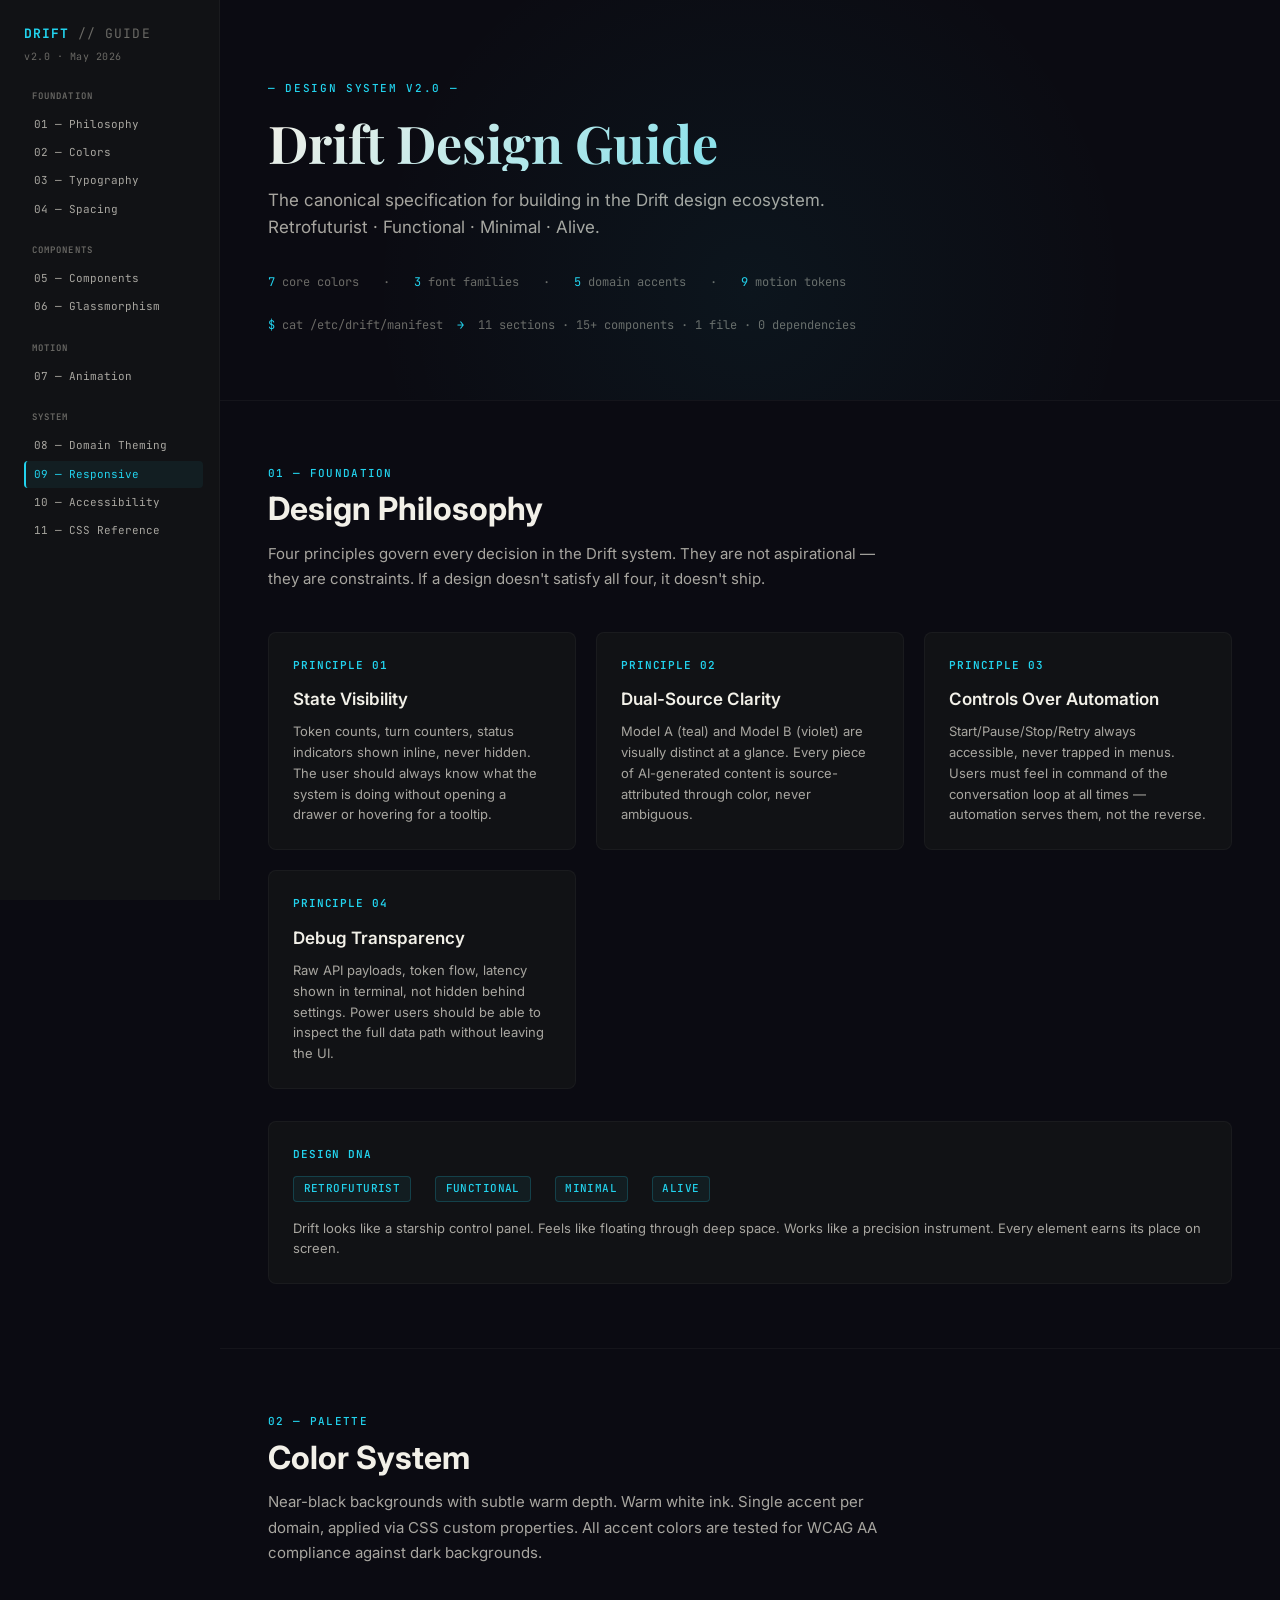
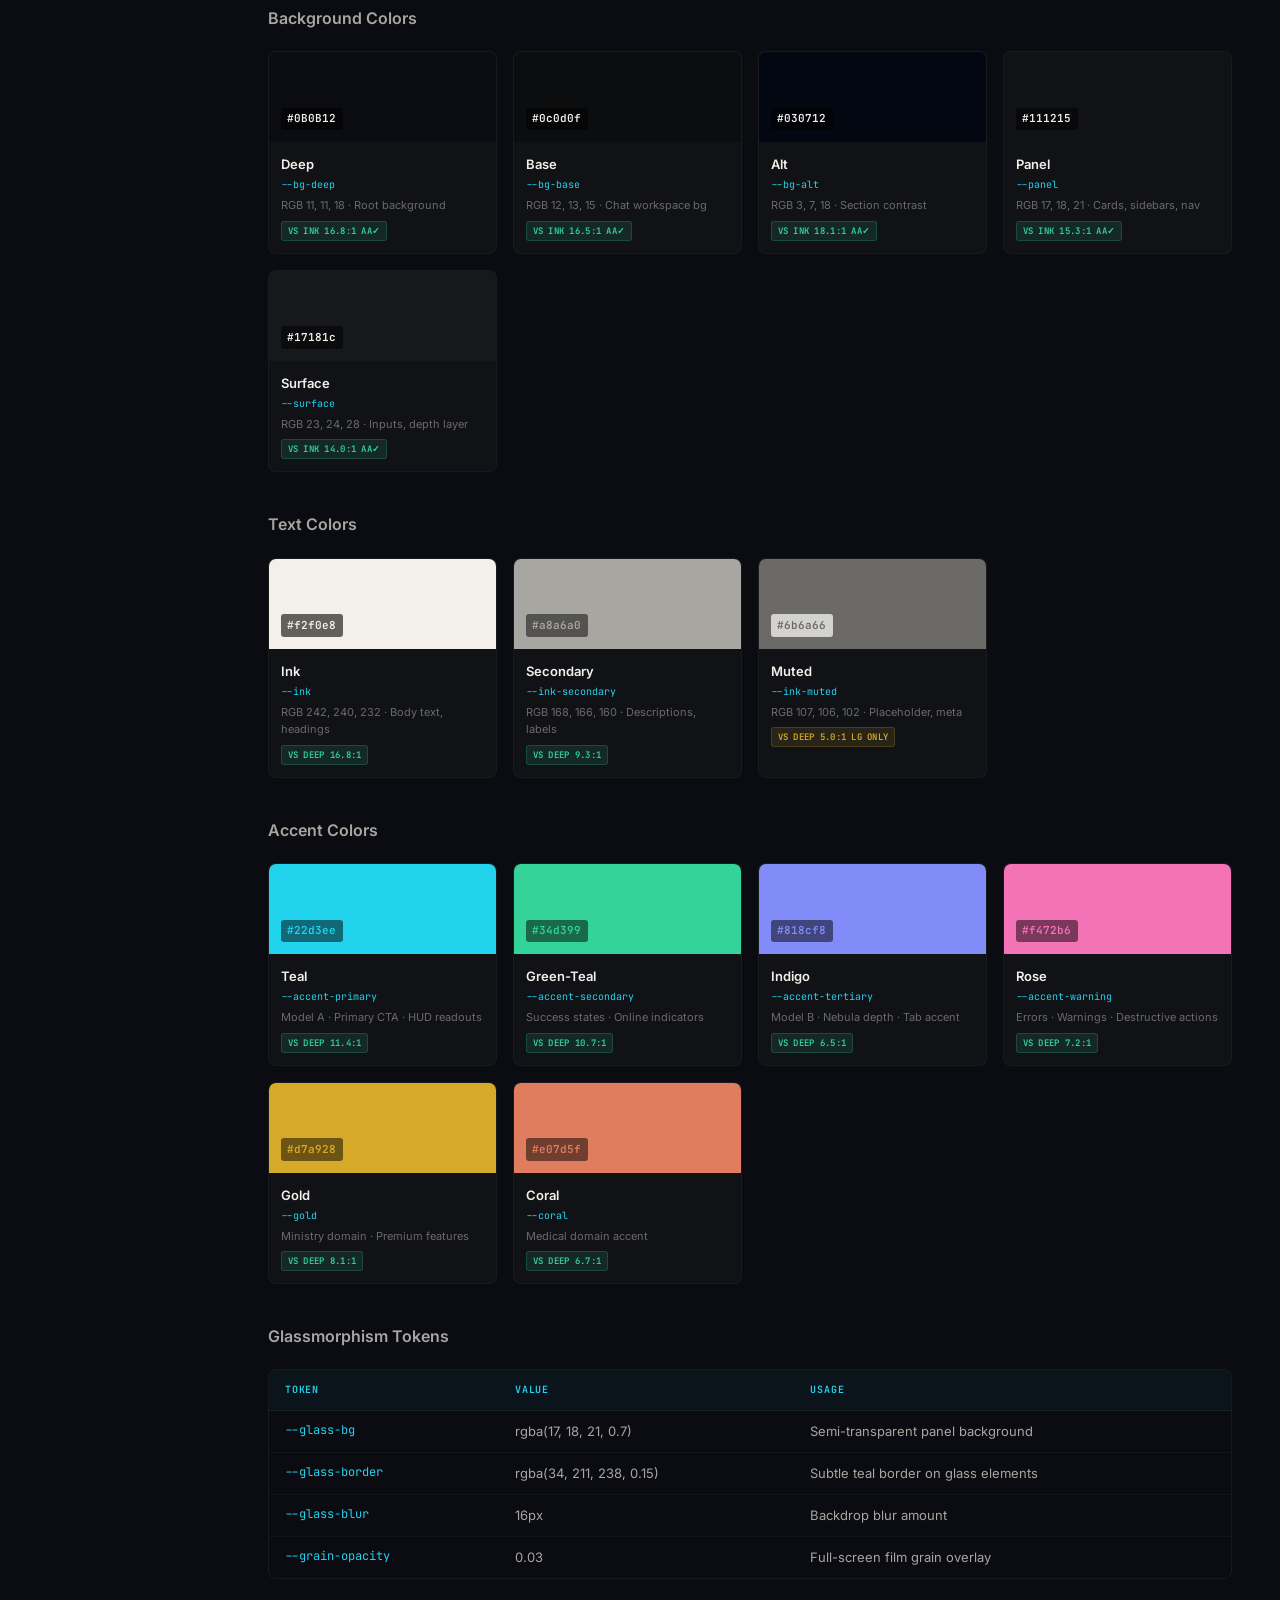
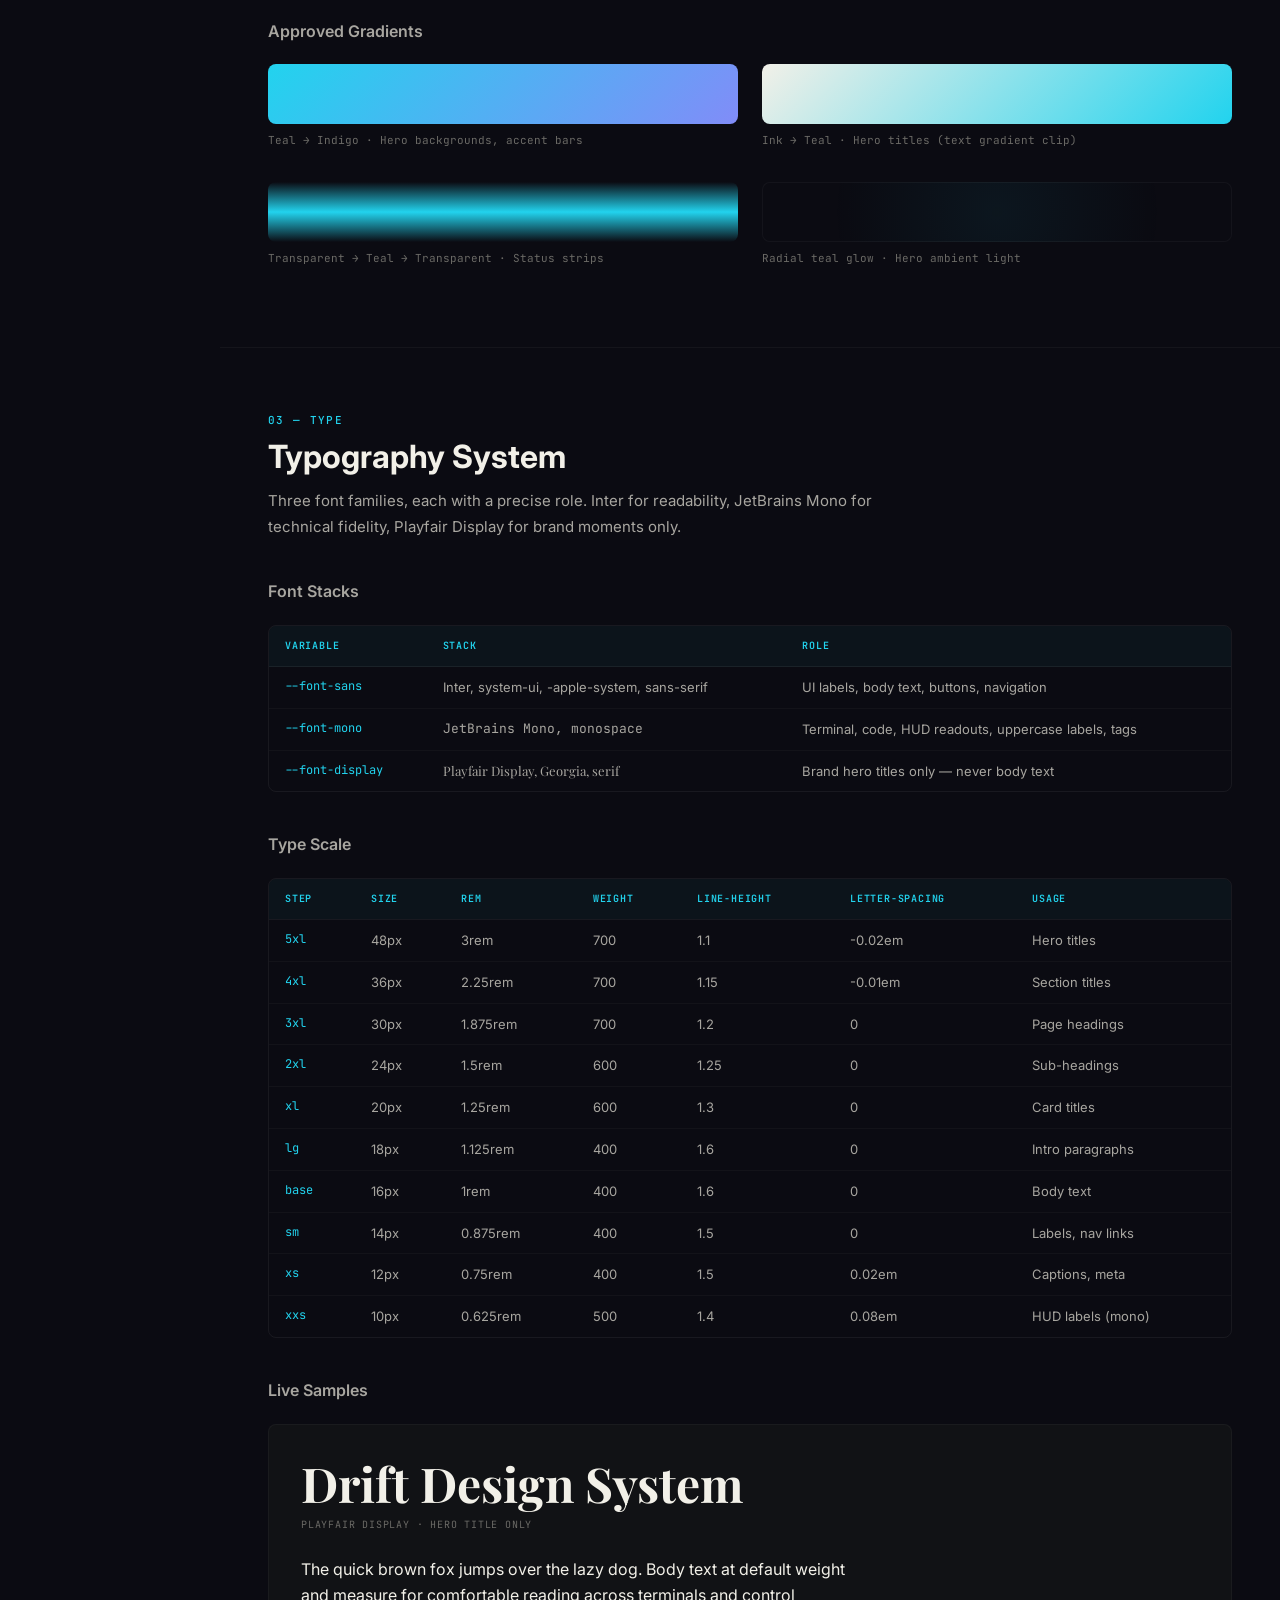
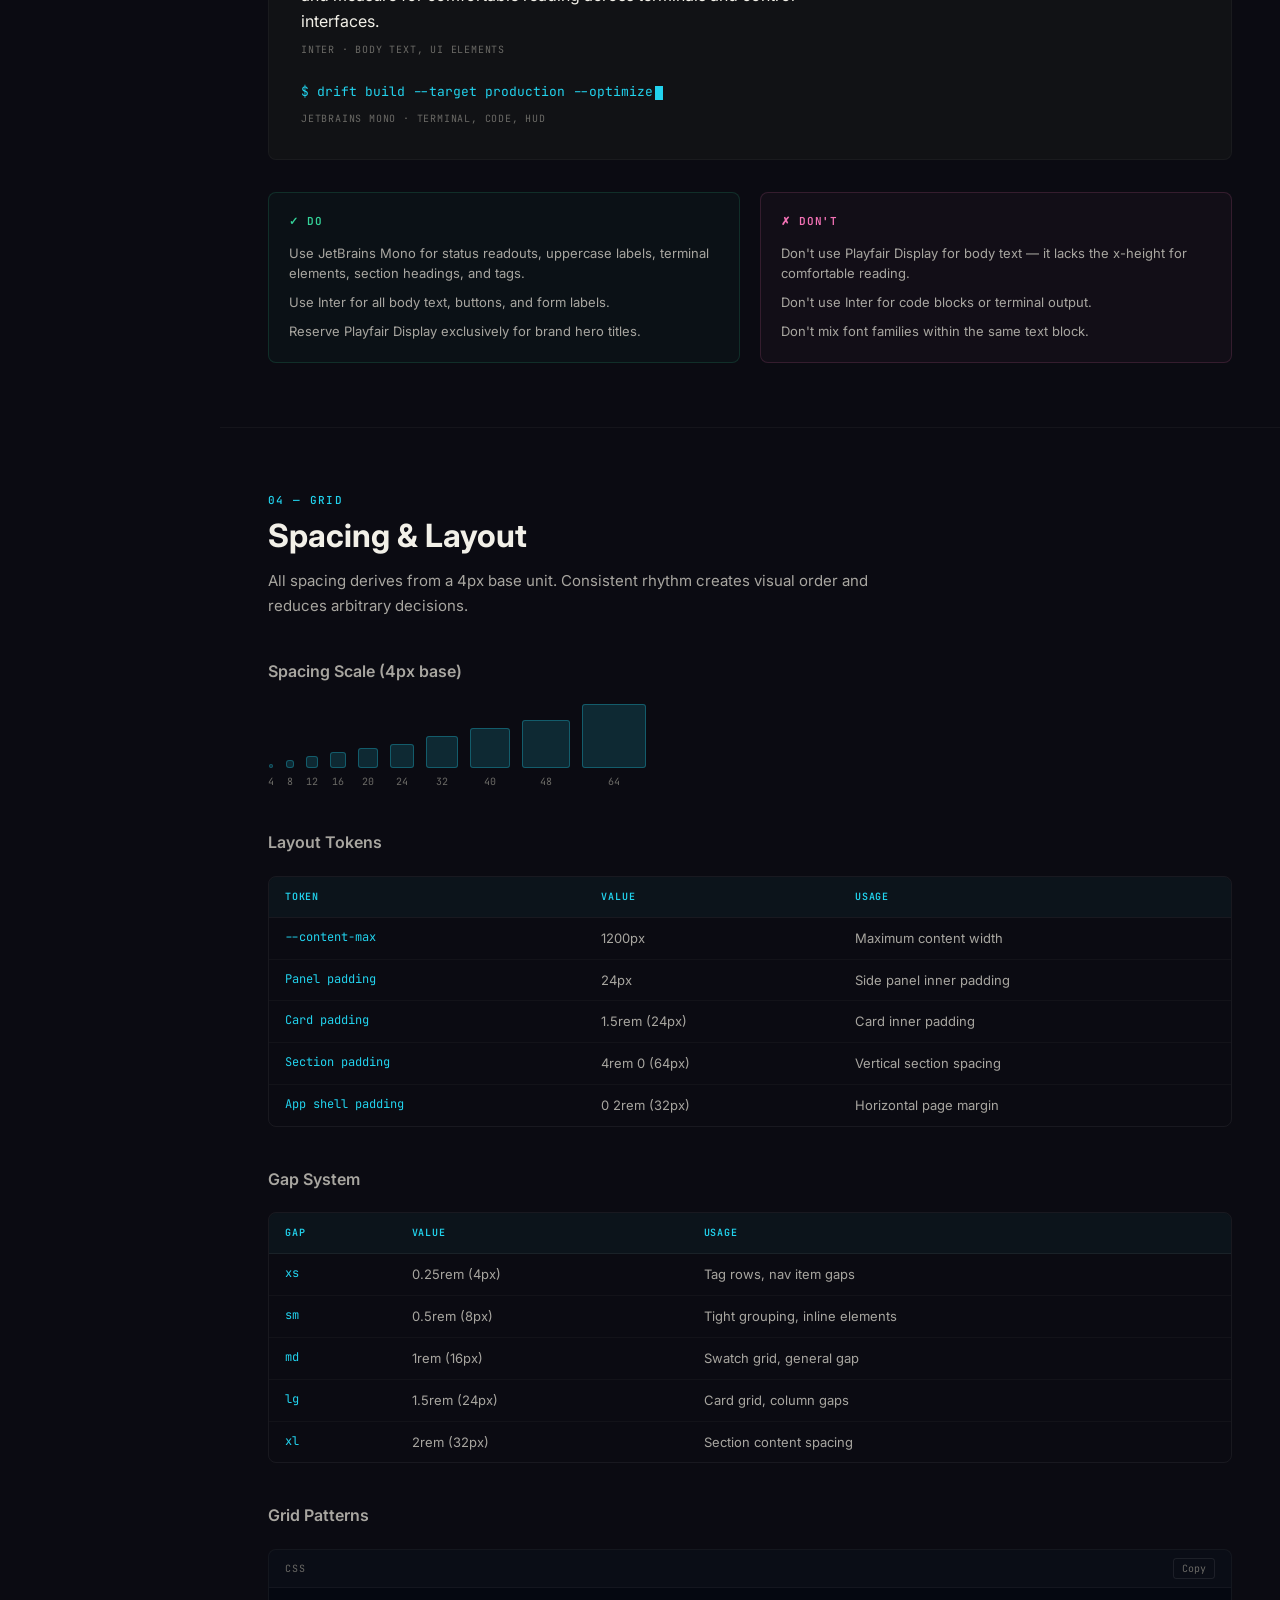
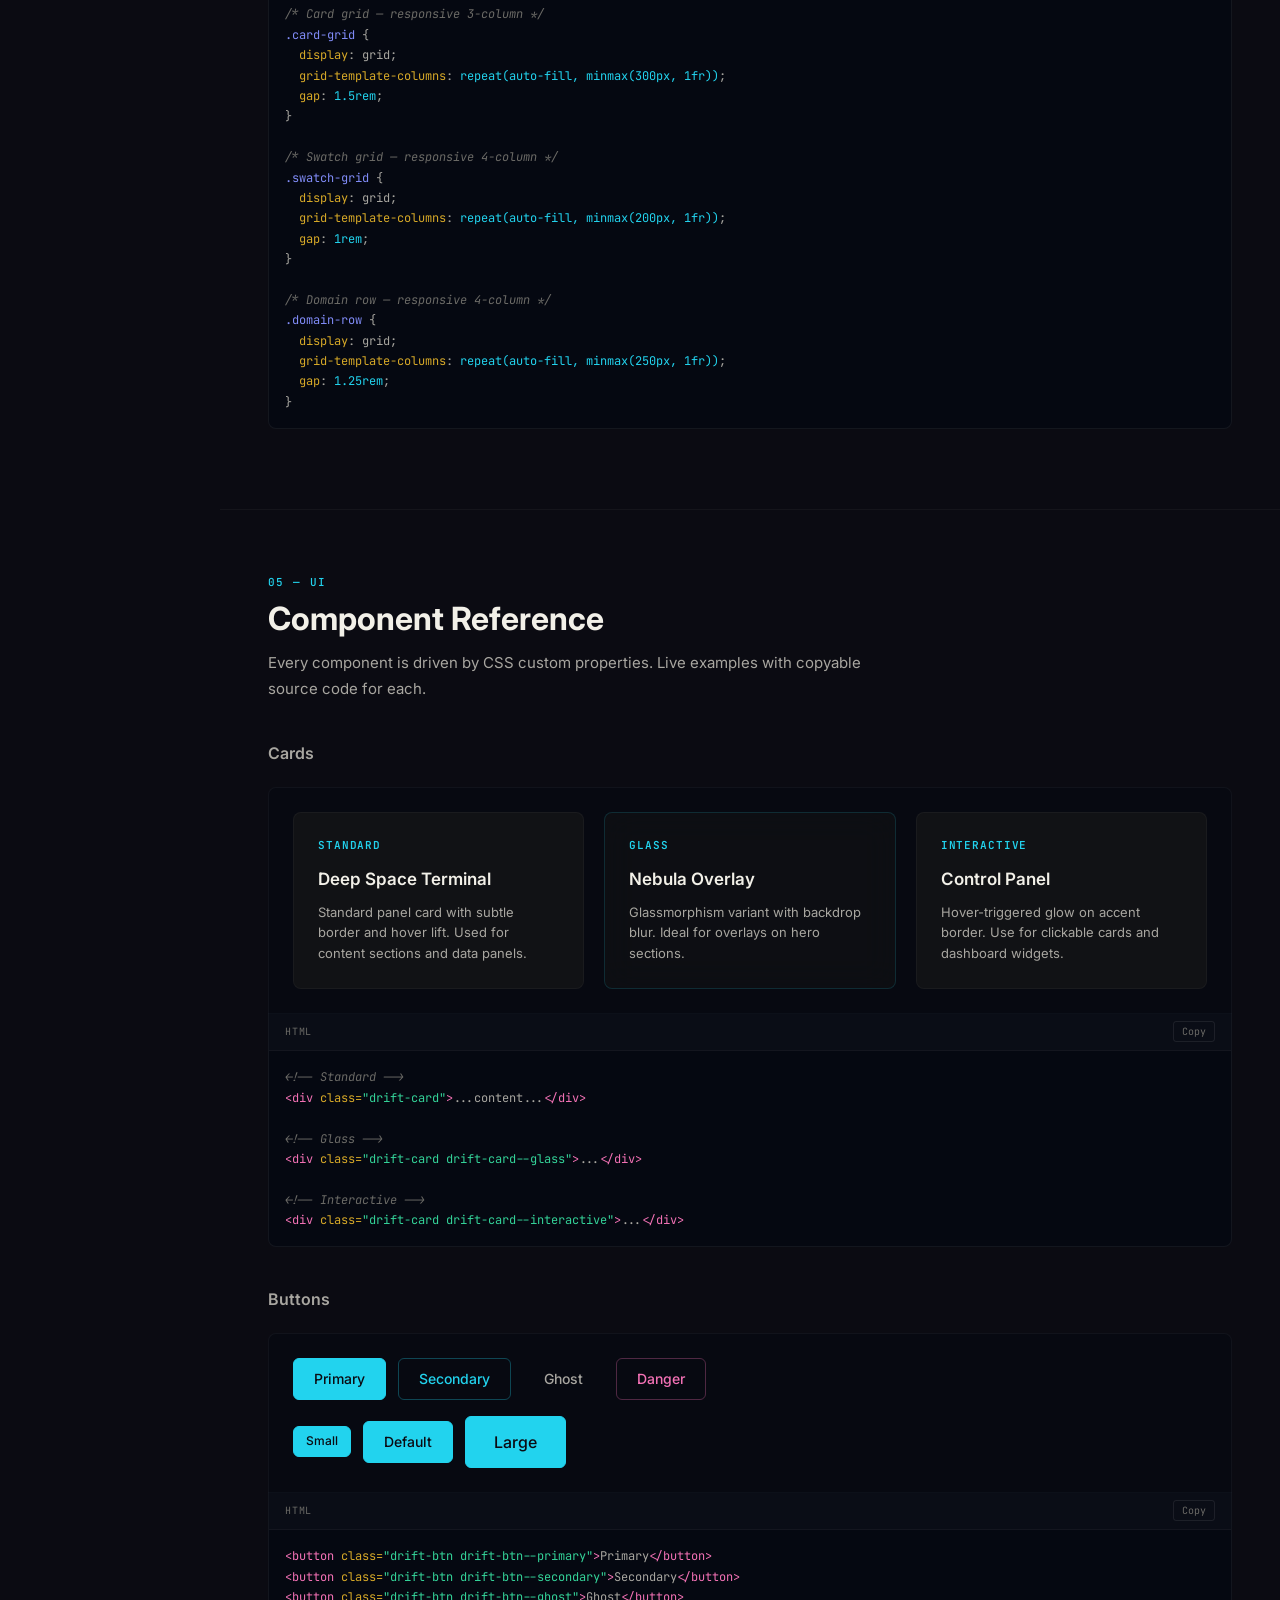
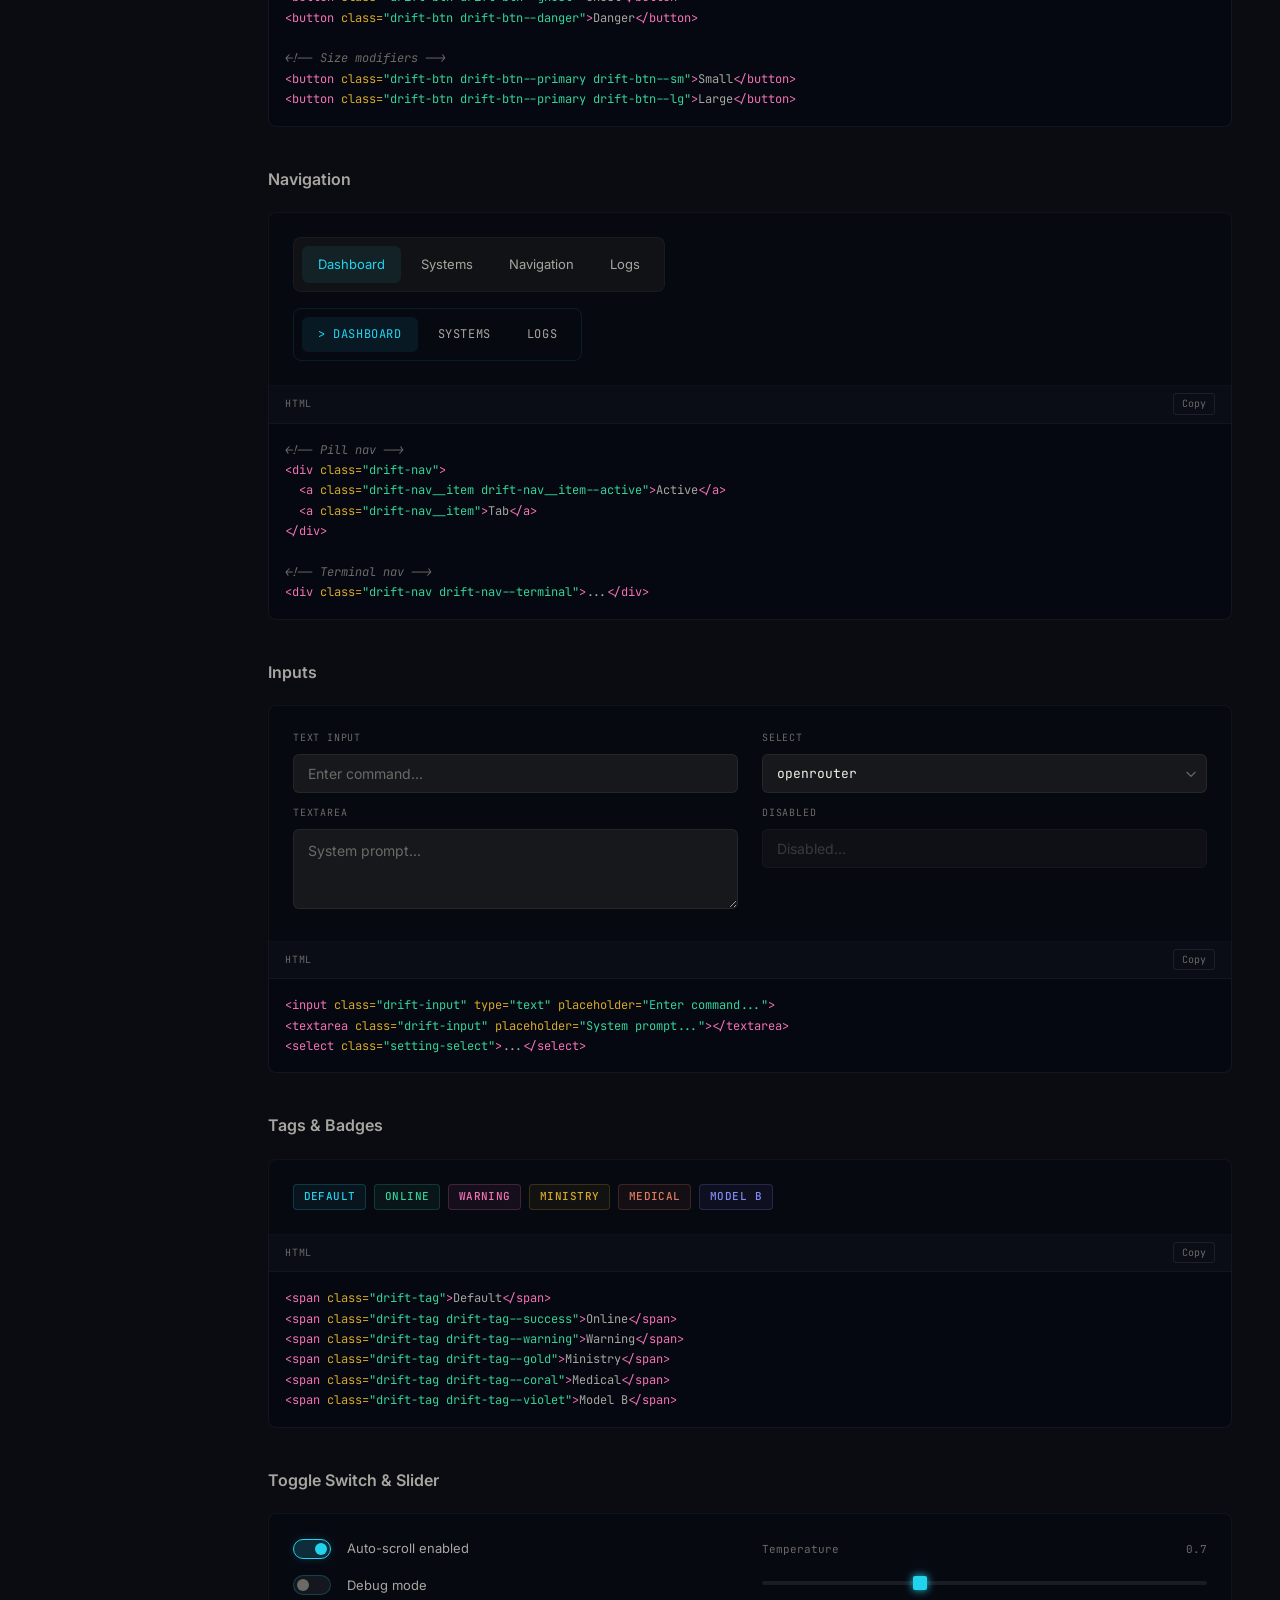
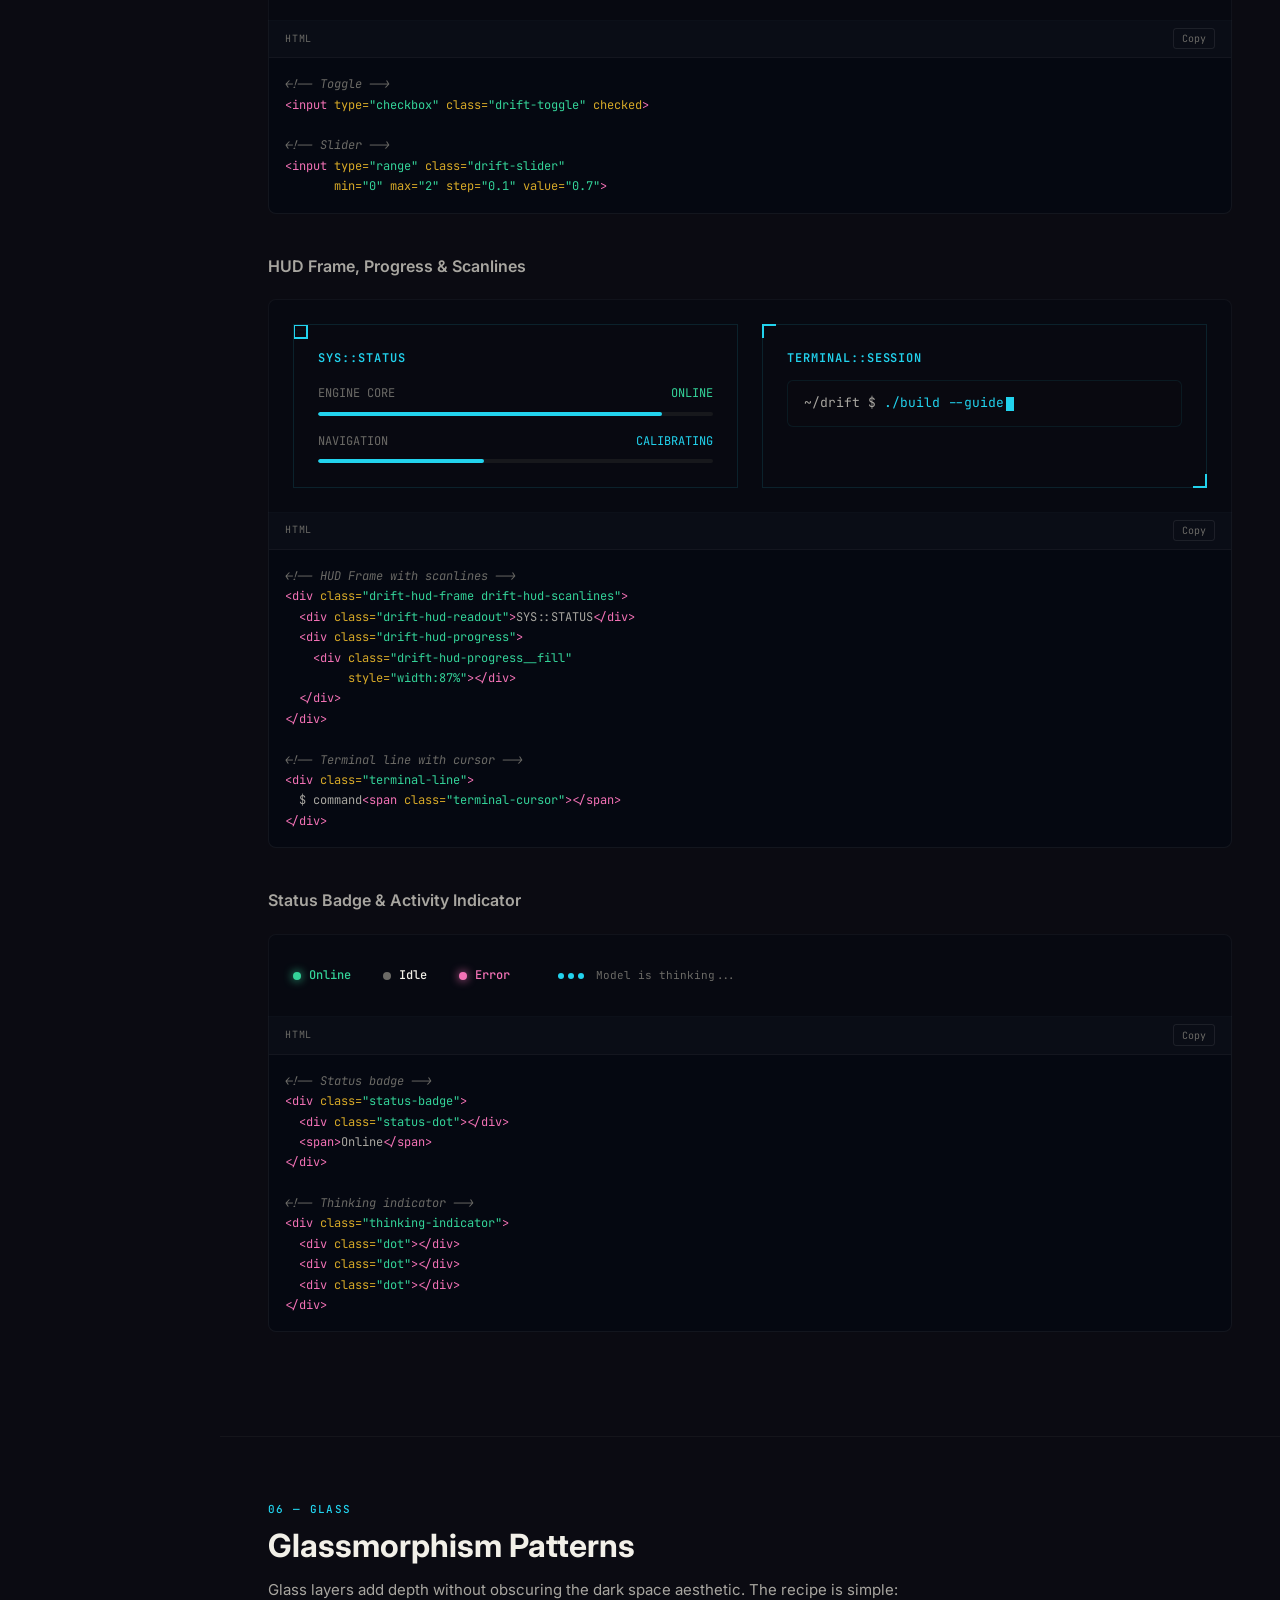
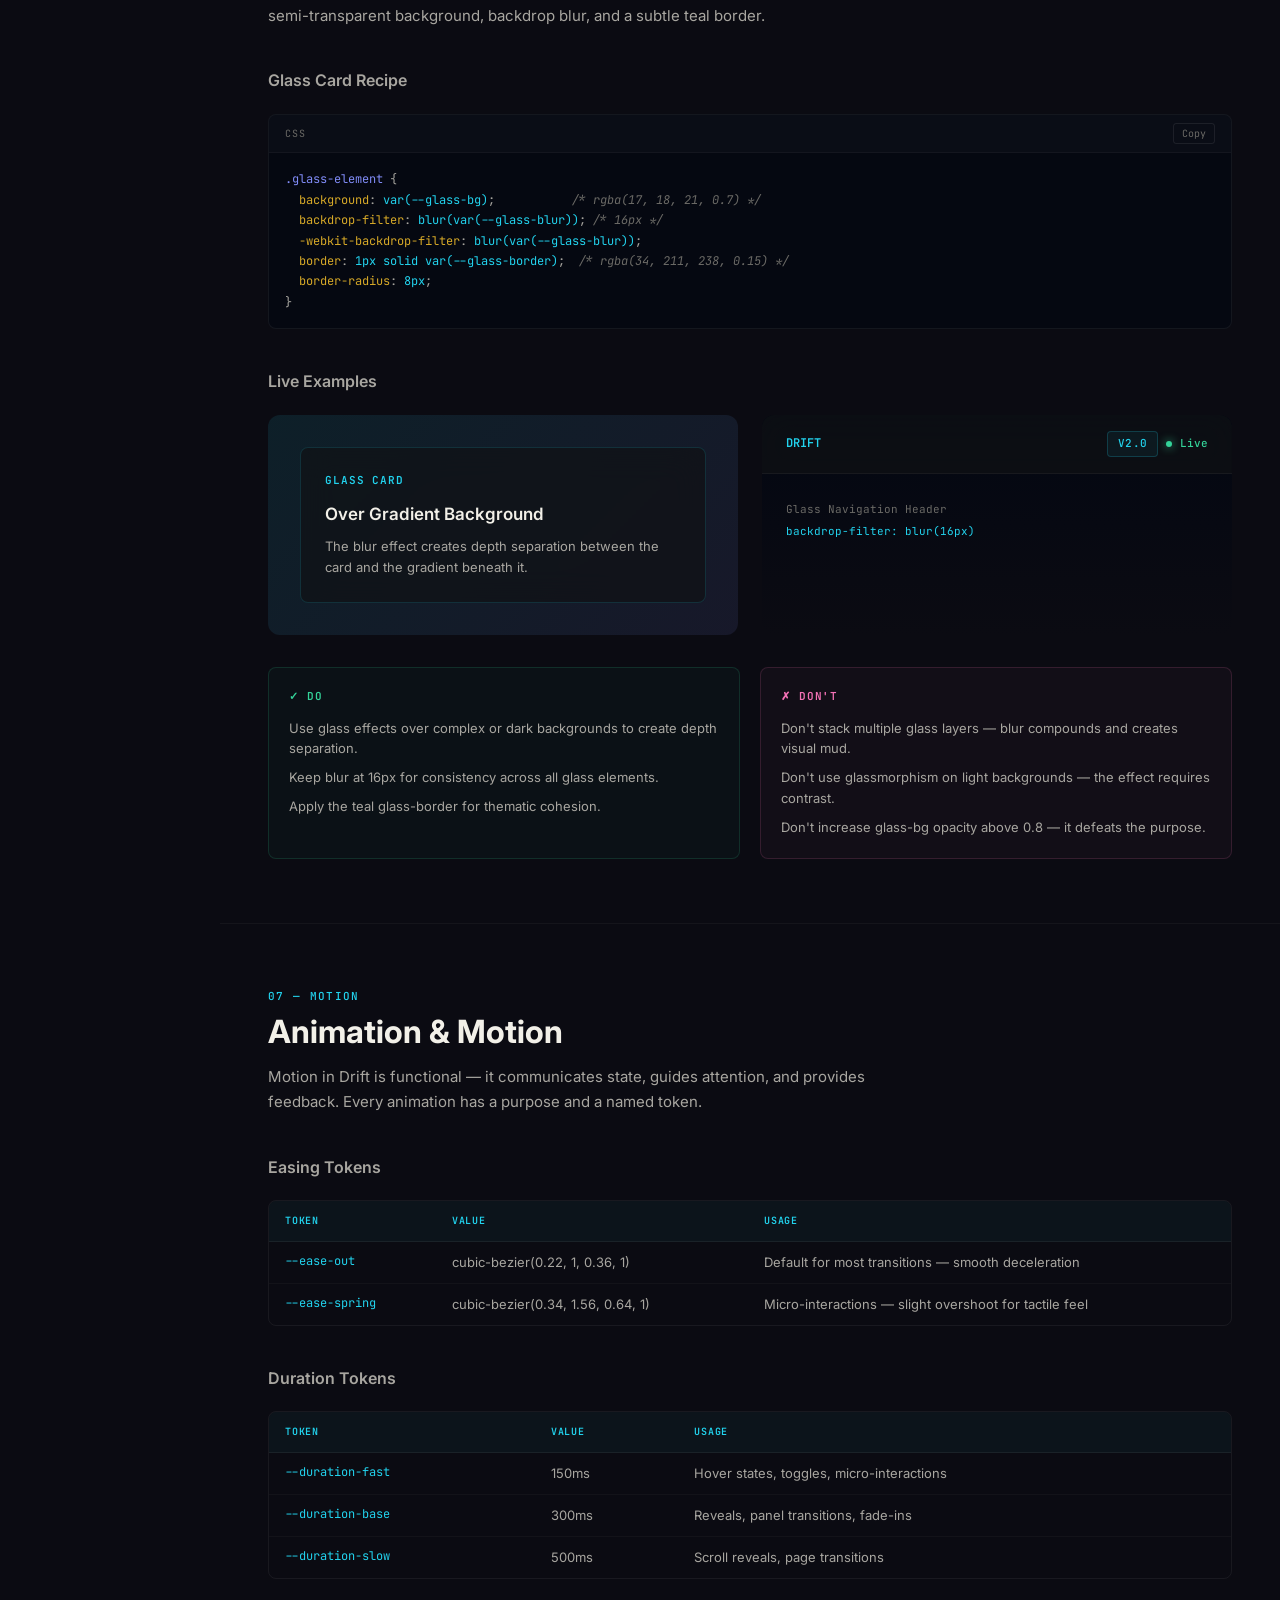
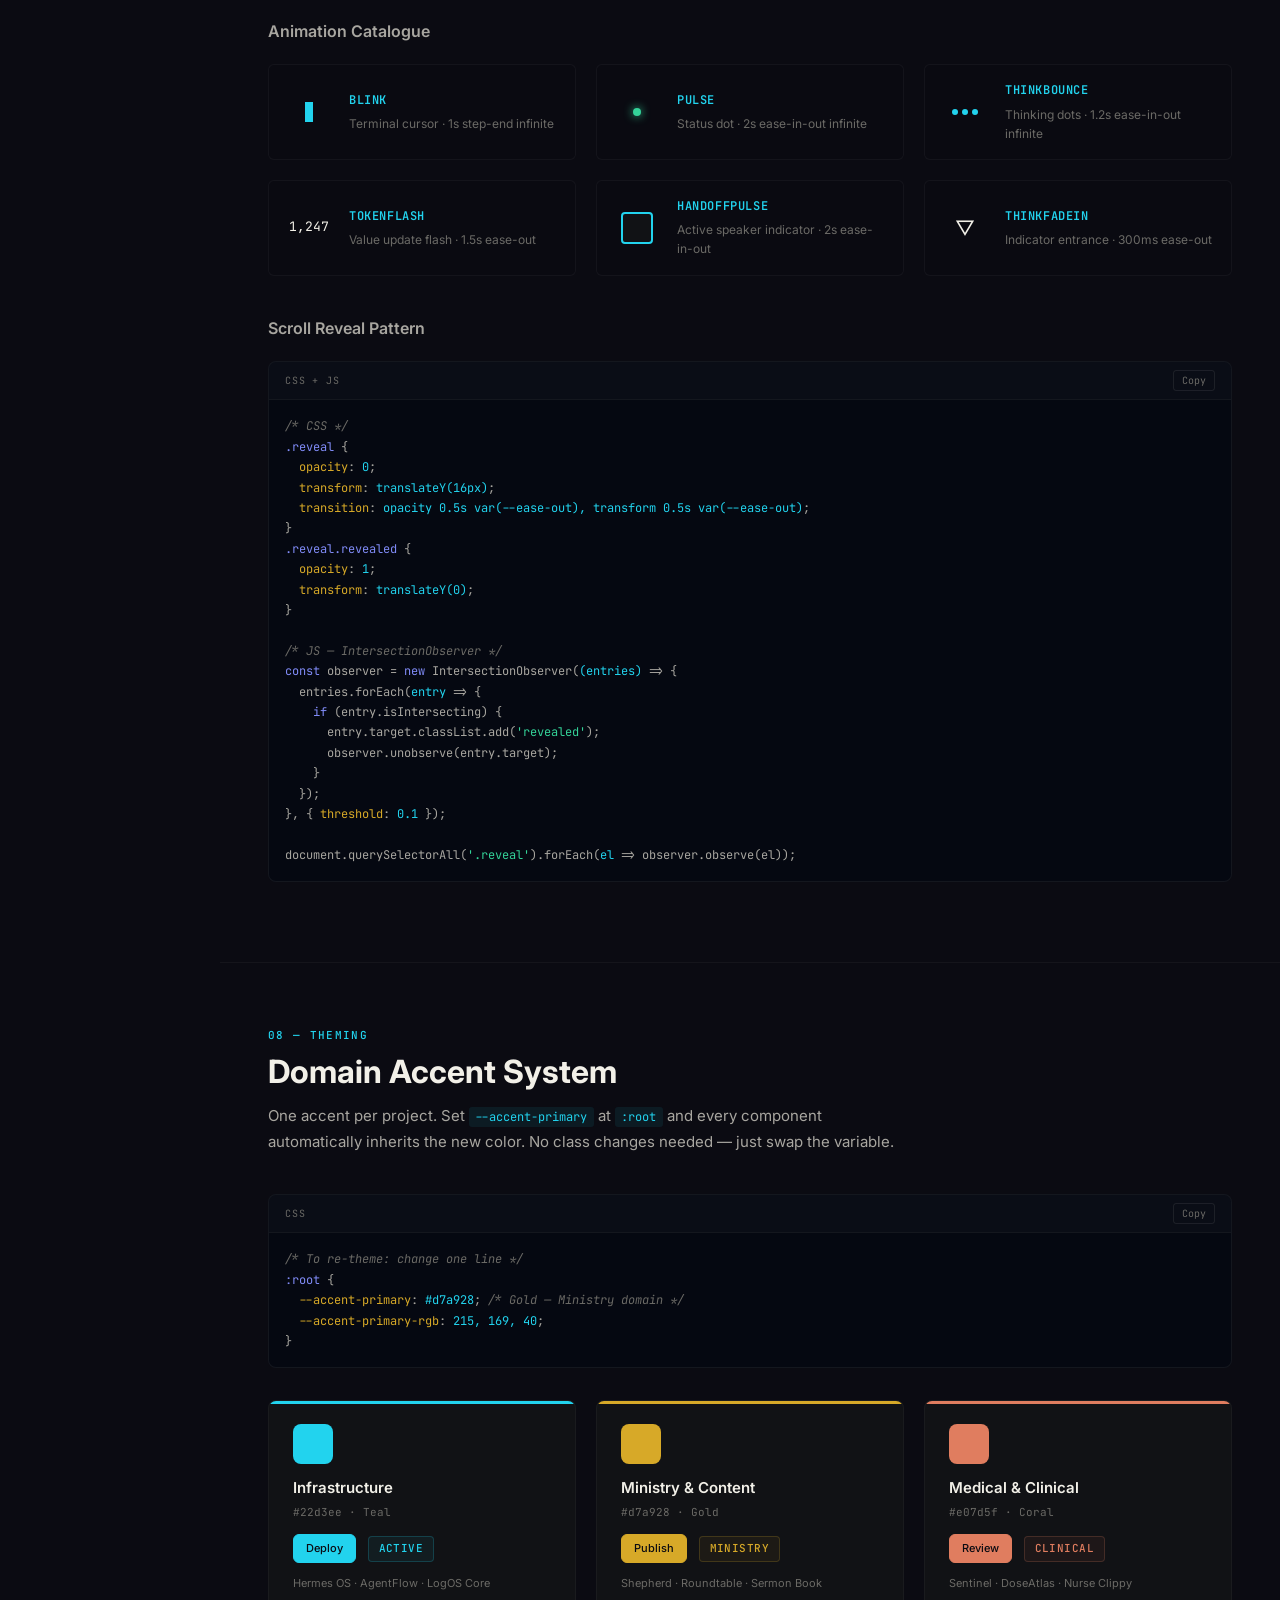
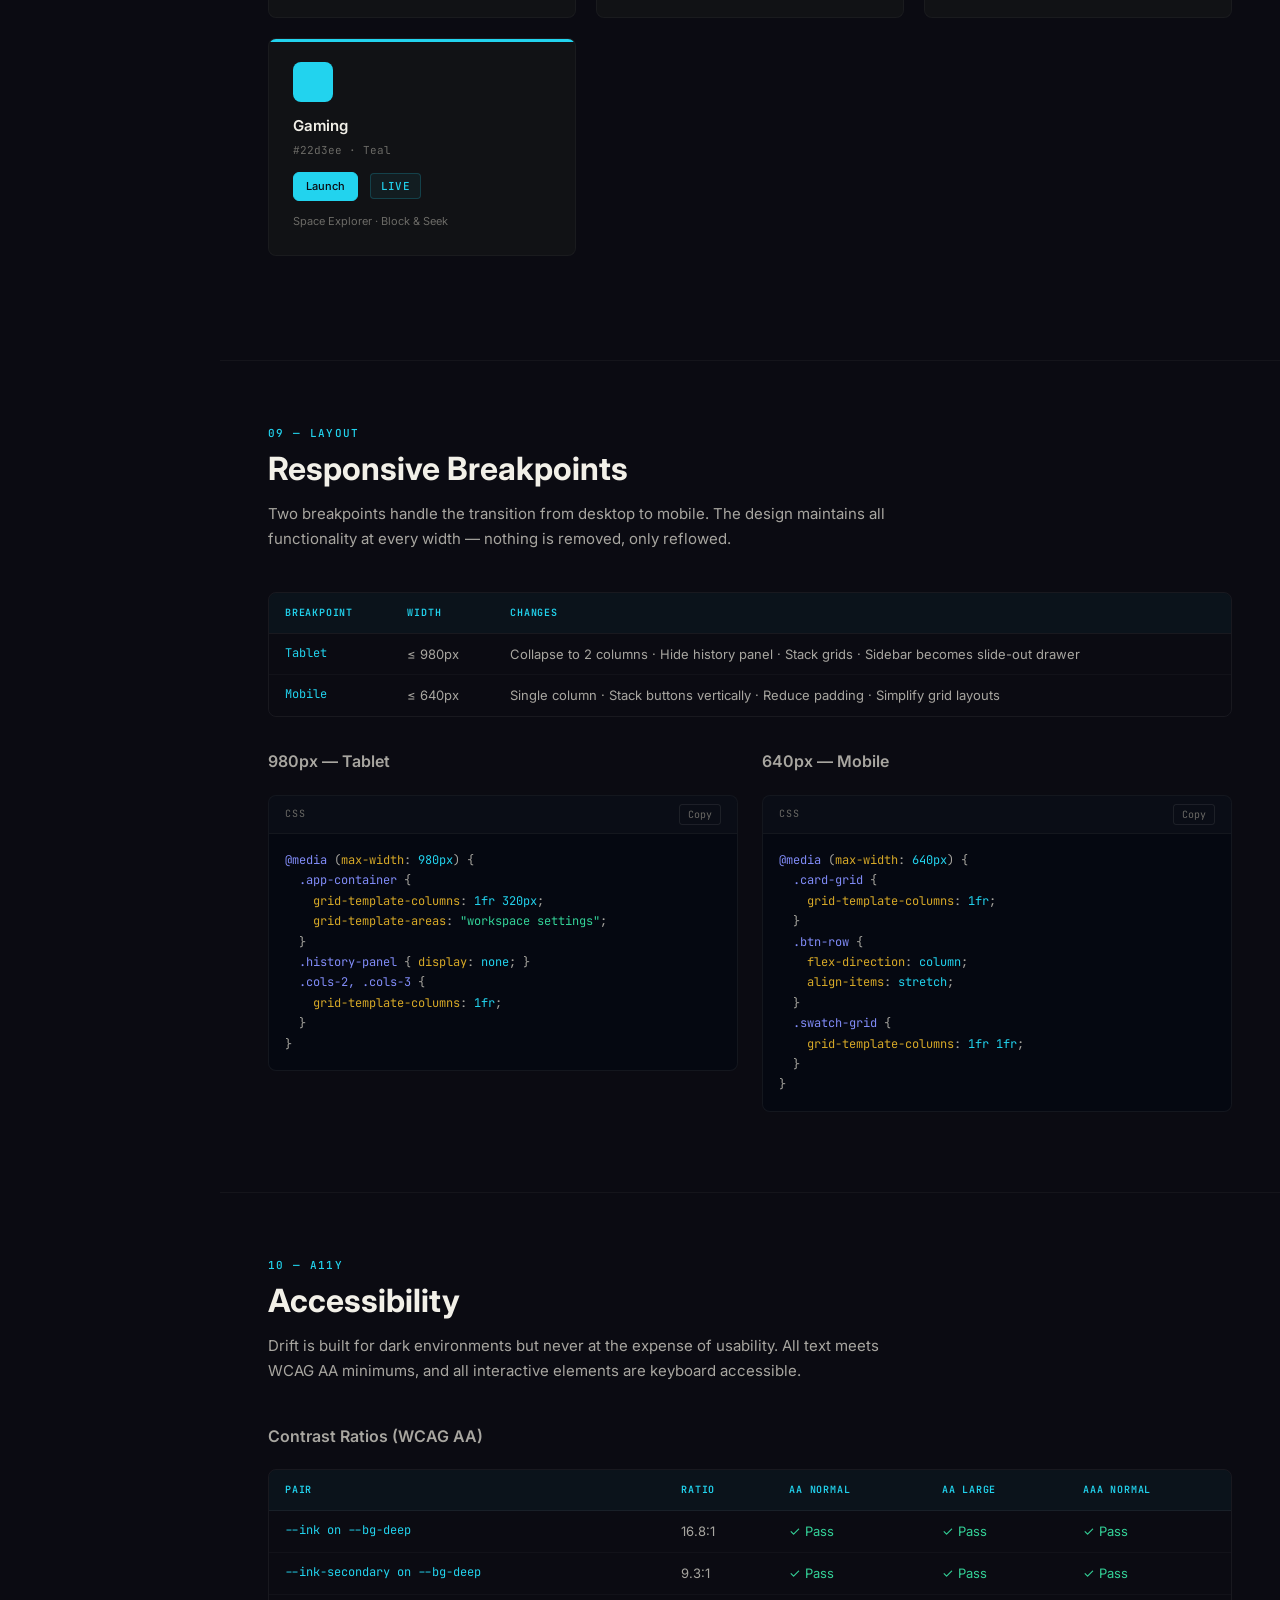
<file: drift-design-guide.html>
<!DOCTYPE html>
<html lang="en">
<head>
<meta charset="UTF-8">
<meta name="viewport" content="width=device-width, initial-scale=1.0">
<title>Drift Design Guide — Canonical Specification v2.0</title>
<meta name="description" content="The canonical specification for building in the Drift design ecosystem. Color system, typography, components, glassmorphism, motion tokens, and domain theming.">
<link rel="preconnect" href="https://fonts.googleapis.com">
<link rel="preconnect" href="https://fonts.gstatic.com" crossorigin>
<link href="https://fonts.googleapis.com/css2?family=Inter:wght@300;400;500;600;700&family=JetBrains+Mono:wght@400;500;600;700&family=Playfair+Display:wght@400;500;600;700&display=swap" rel="stylesheet">
<style>
/* ═══════════════════════════════════════════════════════════════
   DRIFT DESIGN GUIDE v2.0
   The canonical specification for the Drift design ecosystem
   ═══════════════════════════════════════════════════════════════ */

/* ── Reset ── */
*, *::before, *::after { box-sizing: border-box; margin: 0; padding: 0; }

/* ── Design Tokens ── */
:root {
  /* Backgrounds */
  --bg-deep: #0B0B12;
  --bg-base: #0c0d0f;
  --bg-alt: #030712;
  --panel: #111215;
  --surface: #17181c;

  /* Text */
  --ink: #f2f0e8;
  --ink-secondary: #a8a6a0;
  --ink-muted: #6b6a66;

  /* Accents */
  --accent-primary: #22d3ee;
  --accent-primary-rgb: 34, 211, 238;
  --accent-secondary: #34d399;
  --accent-tertiary: #818cf8;
  --accent-tertiary-rgb: 129, 140, 248;
  --accent-warning: #f472b6;
  --gold: #d7a928;
  --coral: #e07d5f;

  /* Glassmorphism */
  --glass-bg: rgba(17, 18, 21, 0.7);
  --glass-border: rgba(34, 211, 238, 0.15);
  --glass-blur: 16px;
  --grain-opacity: 0.03;

  /* Typography */
  --font-sans: 'Inter', system-ui, -apple-system, sans-serif;
  --font-mono: 'JetBrains Mono', monospace;
  --font-display: 'Playfair Display', Georgia, serif;

  /* Layout */
  --content-max: 1200px;

  /* Motion */
  --ease-out: cubic-bezier(0.22, 1, 0.36, 1);
  --ease-spring: cubic-bezier(0.34, 1.56, 0.64, 1);
  --duration-fast: 150ms;
  --duration-base: 300ms;
  --duration-slow: 500ms;
}

html { scroll-behavior: smooth; }

body {
  font-family: var(--font-sans);
  font-weight: 400;
  font-size: 1rem;
  line-height: 1.6;
  color: var(--ink);
  background: var(--bg-deep);
  -webkit-font-smoothing: antialiased;
  -moz-osx-font-smoothing: grayscale;
  position: relative;
}

/* ── Grain overlay ── */
body::before {
  content: '';
  position: fixed;
  inset: 0;
  z-index: 9999;
  pointer-events: none;
  opacity: var(--grain-opacity);
  background-image: repeating-conic-gradient(
    transparent 0%, rgba(255,255,255,0.03) 25%, transparent 50%
  );
  background-size: 3px 3px;
}

/* ── Layout Shell ── */
.app-shell {
  max-width: var(--content-max);
  margin: 0 auto;
  padding: 0 2rem;
}

.guide-layout {
  display: grid;
  grid-template-columns: 220px 1fr;
  gap: 0;
  min-height: 100vh;
}

/* ── Sidebar TOC ── */
.sidebar {
  position: sticky;
  top: 0;
  height: 100vh;
  overflow-y: auto;
  padding: 1.5rem 1rem 2rem 1.5rem;
  background: var(--panel);
  border-right: 1px solid rgba(255,255,255,0.04);
  z-index: 200;
}

.sidebar-brand {
  font-family: var(--font-mono);
  font-size: 0.8125rem;
  font-weight: 700;
  color: var(--accent-primary);
  text-transform: uppercase;
  letter-spacing: 0.08em;
  margin-bottom: 0.25rem;
}

.sidebar-brand span { color: var(--ink-muted); font-weight: 400; }

.sidebar-version {
  font-family: var(--font-mono);
  font-size: 0.625rem;
  color: var(--ink-muted);
  margin-bottom: 1.5rem;
  letter-spacing: 0.05em;
}

.toc-group-label {
  font-family: var(--font-mono);
  font-size: 0.5625rem;
  font-weight: 600;
  text-transform: uppercase;
  letter-spacing: 0.12em;
  color: var(--ink-muted);
  margin-top: 1.25rem;
  margin-bottom: 0.5rem;
  padding-left: 0.5rem;
}

.toc-link {
  display: block;
  font-family: var(--font-mono);
  font-size: 0.6875rem;
  color: var(--ink-secondary);
  text-decoration: none;
  padding: 0.3rem 0.5rem;
  border-radius: 4px;
  border-left: 2px solid transparent;
  transition: all 0.15s var(--ease-out);
  margin-bottom: 1px;
}

.toc-link:hover {
  color: var(--ink);
  background: rgba(255,255,255,0.03);
}

.toc-link.active {
  color: var(--accent-primary);
  background: rgba(34,211,238,0.06);
  border-left-color: var(--accent-primary);
}

/* ── Main content ── */
.main-content {
  padding: 0;
  overflow-x: hidden;
}

.section {
  padding: 4rem 3rem;
  border-bottom: 1px solid rgba(255,255,255,0.04);
}

.section:last-child { border-bottom: none; }

.section-number {
  font-family: var(--font-mono);
  font-size: 0.6875rem;
  font-weight: 500;
  text-transform: uppercase;
  letter-spacing: 0.12em;
  color: var(--accent-primary);
  margin-bottom: 0.5rem;
}

.section-title {
  font-size: 2rem;
  font-weight: 700;
  line-height: 1.2;
  margin-bottom: 0.75rem;
}

.section-desc {
  color: var(--ink-secondary);
  max-width: 640px;
  margin-bottom: 2.5rem;
  font-size: 0.9375rem;
  line-height: 1.7;
}

.subsection-title {
  font-size: 1rem;
  font-weight: 600;
  color: var(--ink-secondary);
  margin-bottom: 1.25rem;
  margin-top: 2.5rem;
}

.subsection-title:first-of-type { margin-top: 0; }

/* ── Hero ── */
.hero {
  padding: 5rem 3rem 4rem;
  position: relative;
  overflow: hidden;
  border-bottom: 1px solid rgba(255,255,255,0.04);
}

.hero::before {
  content: '';
  position: absolute;
  top: -40%;
  left: 50%;
  width: 900px;
  height: 900px;
  transform: translateX(-50%);
  background: radial-gradient(circle, rgba(34,211,238,0.05) 0%, transparent 60%);
  pointer-events: none;
}

.hero-label {
  font-family: var(--font-mono);
  font-size: 0.6875rem;
  font-weight: 500;
  text-transform: uppercase;
  letter-spacing: 0.15em;
  color: var(--accent-primary);
  margin-bottom: 1rem;
}

.hero-title {
  font-family: var(--font-display);
  font-size: 3.25rem;
  font-weight: 700;
  line-height: 1.1;
  margin-bottom: 1rem;
  background: linear-gradient(135deg, var(--ink) 0%, var(--accent-primary) 100%);
  -webkit-background-clip: text;
  -webkit-text-fill-color: transparent;
  background-clip: text;
}

.hero-subtitle {
  color: var(--ink-secondary);
  font-size: 1.0625rem;
  max-width: 560px;
  margin-bottom: 2rem;
  line-height: 1.6;
}

.stats-bar {
  display: flex;
  gap: 1.5rem;
  flex-wrap: wrap;
  font-family: var(--font-mono);
  font-size: 0.75rem;
  color: var(--ink-muted);
  margin-bottom: 1.5rem;
}

.stats-bar span { color: var(--accent-primary); }

/* ── Scroll Reveal ── */
.reveal {
  opacity: 0;
  transform: translateY(16px);
  transition: opacity 0.5s var(--ease-out), transform 0.5s var(--ease-out);
}

.reveal.revealed {
  opacity: 1;
  transform: translateY(0);
}

/* ── Cards ── */
.drift-card {
  background: var(--panel);
  border: 1px solid rgba(255,255,255,0.04);
  border-radius: 8px;
  padding: 1.5rem;
  transition: border-color 0.2s ease, transform 0.2s ease;
}

.drift-card:hover {
  border-color: rgba(34,211,238,0.2);
  transform: translateY(-2px);
}

.drift-card--glass {
  background: var(--glass-bg);
  backdrop-filter: blur(var(--glass-blur));
  -webkit-backdrop-filter: blur(var(--glass-blur));
  border: 1px solid var(--glass-border);
}

.drift-card--interactive { cursor: pointer; }
.drift-card--interactive:hover {
  border-color: var(--accent-primary);
  box-shadow: 0 0 20px rgba(34,211,238,0.08);
}

.drift-card--flat {
  background: var(--panel);
  border: 1px solid rgba(255,255,255,0.04);
  border-radius: 8px;
  padding: 1.5rem;
}

.drift-card--flat:hover { transform: none; }

.card-grid {
  display: grid;
  grid-template-columns: repeat(auto-fill, minmax(280px, 1fr));
  gap: 1.25rem;
}

.card-label {
  font-family: var(--font-mono);
  font-size: 0.6875rem;
  font-weight: 600;
  text-transform: uppercase;
  letter-spacing: 0.08em;
  color: var(--accent-primary);
  margin-bottom: 0.75rem;
}

.card-title {
  font-size: 1.0625rem;
  font-weight: 600;
  margin-bottom: 0.5rem;
}

.card-desc {
  font-size: 0.8125rem;
  color: var(--ink-secondary);
  line-height: 1.6;
}

/* ── Buttons ── */
.drift-btn {
  display: inline-flex;
  align-items: center;
  gap: 0.5rem;
  padding: 0.625rem 1.25rem;
  border-radius: 6px;
  font-family: var(--font-sans);
  font-weight: 500;
  font-size: 0.875rem;
  line-height: 1.4;
  cursor: pointer;
  transition: all 0.15s ease;
  border: 1px solid transparent;
  text-decoration: none;
}

.drift-btn--primary {
  background: var(--accent-primary);
  color: var(--bg-deep);
  border-color: var(--accent-primary);
}

.drift-btn--primary:hover {
  background: transparent;
  color: var(--accent-primary);
  box-shadow: 0 0 12px rgba(34,211,238,0.3);
}

.drift-btn--secondary {
  background: transparent;
  color: var(--accent-primary);
  border-color: rgba(34,211,238,0.3);
}

.drift-btn--secondary:hover {
  border-color: var(--accent-primary);
  background: rgba(34,211,238,0.06);
}

.drift-btn--ghost {
  background: transparent;
  color: var(--ink-secondary);
  border-color: transparent;
}

.drift-btn--ghost:hover {
  color: var(--ink);
  background: rgba(255,255,255,0.04);
}

.drift-btn--danger {
  background: transparent;
  color: var(--accent-warning);
  border-color: rgba(244,114,182,0.3);
}

.drift-btn--danger:hover {
  background: rgba(244,114,182,0.1);
  border-color: var(--accent-warning);
}

.drift-btn--sm { padding: 0.375rem 0.75rem; font-size: 0.75rem; }
.drift-btn--lg { padding: 0.875rem 1.75rem; font-size: 1rem; }

.btn-row {
  display: flex;
  gap: 0.75rem;
  flex-wrap: wrap;
  align-items: center;
}

/* ── Navigation ── */
.drift-nav {
  display: inline-flex;
  align-items: center;
  gap: 0.25rem;
  padding: 0.5rem;
  background: var(--panel);
  border-radius: 8px;
  border: 1px solid rgba(255,255,255,0.04);
}

.drift-nav__item {
  font-family: var(--font-sans);
  font-size: 0.8125rem;
  font-weight: 400;
  color: var(--ink-secondary);
  padding: 0.5rem 1rem;
  border-radius: 6px;
  transition: all 0.15s ease;
  text-decoration: none;
  cursor: pointer;
}

.drift-nav__item:hover {
  color: var(--ink);
  background: rgba(255,255,255,0.04);
}

.drift-nav__item--active {
  color: var(--accent-primary);
  background: rgba(34,211,238,0.08);
}

.drift-nav--terminal {
  font-family: var(--font-mono);
  font-size: 0.75rem;
  text-transform: uppercase;
  letter-spacing: 0.05em;
  background: transparent;
  border: 1px solid rgba(34,211,238,0.1);
}

.drift-nav--terminal .drift-nav__item {
  font-family: var(--font-mono);
  font-size: 0.75rem;
  text-transform: uppercase;
  letter-spacing: 0.05em;
}

.drift-nav--terminal .drift-nav__item--active::before { content: '> '; }

/* ── Inputs ── */
.drift-input {
  background: var(--surface);
  border: 1px solid rgba(255,255,255,0.06);
  border-radius: 6px;
  padding: 0.625rem 0.875rem;
  font-family: var(--font-sans);
  font-size: 0.875rem;
  color: var(--ink);
  transition: border-color 0.15s ease, box-shadow 0.15s ease;
  width: 100%;
  outline: none;
}

.drift-input::placeholder { color: var(--ink-muted); }

.drift-input:focus {
  border-color: var(--accent-primary);
  box-shadow: 0 0 0 3px rgba(34,211,238,0.1);
}

.setting-select {
  background-color: var(--surface);
  border: 1px solid rgba(255,255,255,0.06);
  border-radius: 6px;
  padding: 0.625rem 2rem 0.625rem 0.875rem;
  color: var(--ink);
  font-family: var(--font-mono);
  font-size: 0.8125rem;
  outline: none;
  cursor: pointer;
  appearance: none;
  background-image: url("data:image/svg+xml,%3Csvg xmlns='http://www.w3.org/2000/svg' fill='none' viewBox='0 0 24 24' stroke='%236b6a66'%3E%3Cpath stroke-linecap='round' stroke-linejoin='round' stroke-width='2' d='M19 9l-7 7-7-7'/%3E%3C/svg%3E");
  background-repeat: no-repeat;
  background-position: right 8px center;
  background-size: 14px;
}

.setting-select:focus {
  border-color: var(--accent-primary);
  box-shadow: 0 0 0 3px rgba(34,211,238,0.1);
}

textarea.drift-input {
  resize: vertical;
  min-height: 80px;
  font-family: var(--font-sans);
  line-height: 1.5;
}

/* ── Tags ── */
.drift-tag {
  display: inline-flex;
  align-items: center;
  gap: 0.25rem;
  padding: 0.2rem 0.6rem;
  border-radius: 4px;
  font-family: var(--font-mono);
  font-size: 0.6875rem;
  font-weight: 500;
  text-transform: uppercase;
  letter-spacing: 0.04em;
  border: 1px solid rgba(34,211,238,0.2);
  color: var(--accent-primary);
  background: rgba(34,211,238,0.06);
}

.drift-tag--success { color: var(--accent-secondary); border-color: rgba(52,211,153,0.2); background: rgba(52,211,153,0.06); }
.drift-tag--warning { color: var(--accent-warning); border-color: rgba(244,114,182,0.2); background: rgba(244,114,182,0.06); }
.drift-tag--gold { color: var(--gold); border-color: rgba(215,169,40,0.2); background: rgba(215,169,40,0.06); }
.drift-tag--coral { color: var(--coral); border-color: rgba(224,125,95,0.2); background: rgba(224,125,95,0.06); }
.drift-tag--violet { color: var(--accent-tertiary); border-color: rgba(129,140,248,0.2); background: rgba(129,140,248,0.06); }

.tag-row {
  display: flex;
  gap: 0.5rem;
  flex-wrap: wrap;
}

/* ── Toggle ── */
.drift-toggle {
  appearance: none;
  -webkit-appearance: none;
  width: 38px;
  height: 20px;
  border-radius: 999px;
  border: 1px solid rgba(34,211,238,0.22);
  background: rgba(255,255,255,0.06);
  position: relative;
  cursor: pointer;
  transition: border-color 0.15s, background 0.15s, box-shadow 0.15s;
  flex-shrink: 0;
}

.drift-toggle::before {
  content: '';
  position: absolute;
  top: 3px;
  left: 3px;
  width: 12px;
  height: 12px;
  border-radius: 50%;
  background: var(--ink-muted);
  transition: transform 0.15s, background 0.15s;
}

.drift-toggle:checked {
  background: rgba(34,211,238,0.18);
  border-color: var(--accent-primary);
  box-shadow: 0 0 10px rgba(34,211,238,0.16);
}

.drift-toggle:checked::before {
  transform: translateX(18px);
  background: var(--accent-primary);
}

/* ── Slider ── */
.drift-slider {
  -webkit-appearance: none;
  appearance: none;
  width: 100%;
  height: 4px;
  background: rgba(255,255,255,0.08);
  border-radius: 2px;
  outline: none;
}

.drift-slider::-webkit-slider-thumb {
  -webkit-appearance: none;
  appearance: none;
  width: 14px;
  height: 14px;
  border-radius: 2px;
  background: var(--accent-primary);
  cursor: pointer;
  box-shadow: 0 0 8px var(--accent-primary);
  transition: transform 0.1s;
}

.drift-slider::-webkit-slider-thumb:hover {
  transform: scale(1.25);
}

.drift-slider::-moz-range-thumb {
  width: 14px;
  height: 14px;
  border-radius: 2px;
  background: var(--accent-primary);
  cursor: pointer;
  border: none;
  box-shadow: 0 0 8px var(--accent-primary);
}

/* ── HUD Elements ── */
.drift-hud-frame {
  position: relative;
  border: 1px solid rgba(34,211,238,0.12);
  padding: 1.5rem;
  background: rgba(11,11,18,0.5);
}

.drift-hud-frame::before,
.drift-hud-frame::after {
  content: '';
  position: absolute;
  width: 14px;
  height: 14px;
  border-color: var(--accent-primary);
  border-style: solid;
}

.drift-hud-frame::before {
  top: -1px;
  left: -1px;
  border-width: 2px 0 0 2px;
}

.drift-hud-frame::after {
  bottom: -1px;
  right: -1px;
  border-width: 0 2px 2px 0;
}

.drift-hud-readout {
  font-family: var(--font-mono);
  font-size: 0.75rem;
  color: var(--accent-primary);
  text-transform: uppercase;
  letter-spacing: 0.08em;
  font-weight: 600;
}

.drift-hud-progress {
  height: 4px;
  background: var(--surface);
  border-radius: 2px;
  overflow: hidden;
  margin-top: 0.5rem;
}

.drift-hud-progress__fill {
  height: 100%;
  background: var(--accent-primary);
  border-radius: 2px;
  transition: width 0.6s var(--ease-out);
}

.drift-hud-scanlines {
  position: relative;
  overflow: hidden;
}

.drift-hud-scanlines::after {
  content: '';
  position: absolute;
  inset: 0;
  background: repeating-linear-gradient(
    0deg,
    transparent, transparent 2px,
    rgba(34,211,238,0.015) 2px, rgba(34,211,238,0.015) 4px
  );
  pointer-events: none;
  z-index: 1;
}

/* ── Terminal ── */
.terminal-line {
  font-family: var(--font-mono);
  font-size: 0.8125rem;
  color: var(--accent-primary);
  padding: 0.75rem 1rem;
  background: rgba(11,11,18,0.6);
  border-radius: 6px;
  border: 1px solid rgba(34,211,238,0.08);
}

.terminal-cursor {
  display: inline-block;
  width: 8px;
  height: 1.1em;
  background: var(--accent-primary);
  margin-left: 2px;
  animation: blink 1s step-end infinite;
  vertical-align: text-bottom;
}

/* ── Status Badge ── */
.status-badge {
  display: inline-flex;
  align-items: center;
  gap: 0.5rem;
  font-family: var(--font-mono);
  font-size: 0.75rem;
  font-weight: 500;
}

.status-dot {
  width: 8px;
  height: 8px;
  border-radius: 50%;
  background: var(--accent-secondary);
  box-shadow: 0 0 10px var(--accent-secondary);
  animation: pulse 2s ease-in-out infinite;
}

.status-dot--idle {
  background: var(--ink-muted);
  box-shadow: none;
  animation: none;
}

.status-dot--warning {
  background: var(--accent-warning);
  box-shadow: 0 0 10px var(--accent-warning);
}

/* ── Thinking Indicator ── */
.thinking-indicator {
  display: inline-flex;
  align-items: center;
  gap: 4px;
  padding: 0.5rem 1rem;
  animation: thinkFadeIn 0.3s var(--ease-out);
}

.thinking-indicator .dot {
  width: 6px;
  height: 6px;
  border-radius: 50%;
  background: var(--accent-primary);
  animation: thinkBounce 1.2s ease-in-out infinite;
}

.thinking-indicator .dot:nth-child(2) { animation-delay: 0.15s; }
.thinking-indicator .dot:nth-child(3) { animation-delay: 0.3s; }

/* ── Animations ── */
@keyframes blink {
  0%, 100% { opacity: 1; }
  50% { opacity: 0; }
}

@keyframes pulse {
  0%, 100% { opacity: 1; box-shadow: 0 0 10px var(--accent-secondary); }
  50% { opacity: 0.5; box-shadow: 0 0 4px var(--accent-secondary); }
}

@keyframes thinkBounce {
  0%, 80%, 100% { transform: translateY(0); opacity: 0.4; }
  40% { transform: translateY(-6px); opacity: 1; }
}

@keyframes thinkFadeIn {
  from { opacity: 0; transform: translateY(4px); }
  to { opacity: 1; transform: translateY(0); }
}

@keyframes tokenFlash {
  0% { color: var(--accent-primary); text-shadow: 0 0 8px var(--accent-primary); }
  100% { color: var(--ink); text-shadow: none; }
}

@keyframes handoffPulse {
  0%, 100% { box-shadow: 0 0 0 0 rgba(var(--accent-primary-rgb), 0.4); }
  50% { box-shadow: 0 0 0 8px rgba(var(--accent-primary-rgb), 0); }
}

/* ── Swatches ── */
.swatch-grid {
  display: grid;
  grid-template-columns: repeat(auto-fill, minmax(200px, 1fr));
  gap: 1rem;
}

.swatch {
  background: var(--panel);
  border-radius: 8px;
  overflow: hidden;
  border: 1px solid rgba(255,255,255,0.04);
  transition: border-color 0.2s;
}

.swatch:hover { border-color: rgba(255,255,255,0.1); }

.swatch__color {
  height: 90px;
  display: flex;
  align-items: flex-end;
  padding: 0.75rem;
  position: relative;
}

.swatch__hex {
  font-family: var(--font-mono);
  font-size: 0.6875rem;
  font-weight: 600;
  padding: 0.15rem 0.4rem;
  border-radius: 3px;
  background: rgba(0,0,0,0.5);
  backdrop-filter: blur(4px);
}

.swatch__info {
  padding: 0.75rem;
}

.swatch__name {
  font-size: 0.8125rem;
  font-weight: 600;
  margin-bottom: 0.15rem;
}

.swatch__var {
  font-family: var(--font-mono);
  font-size: 0.625rem;
  color: var(--accent-primary);
  margin-bottom: 0.25rem;
}

.swatch__role {
  font-size: 0.6875rem;
  color: var(--ink-muted);
}

.swatch__meta {
  display: flex;
  gap: 0.375rem;
  margin-top: 0.375rem;
  flex-wrap: wrap;
}

.contrast-badge {
  font-family: var(--font-mono);
  font-size: 0.5625rem;
  font-weight: 600;
  padding: 0.1rem 0.35rem;
  border-radius: 3px;
  text-transform: uppercase;
  letter-spacing: 0.03em;
}

.contrast-badge--pass {
  background: rgba(52,211,153,0.12);
  color: var(--accent-secondary);
  border: 1px solid rgba(52,211,153,0.2);
}

.contrast-badge--fail {
  background: rgba(244,114,182,0.12);
  color: var(--accent-warning);
  border: 1px solid rgba(244,114,182,0.2);
}

.contrast-badge--large {
  background: rgba(215,169,40,0.12);
  color: var(--gold);
  border: 1px solid rgba(215,169,40,0.2);
}

/* ── Code Blocks ── */
.code-block {
  position: relative;
  background: rgba(3,7,18,0.6);
  border: 1px solid rgba(255,255,255,0.06);
  border-radius: 8px;
  overflow: hidden;
  margin: 1rem 0;
}

.code-block__header {
  display: flex;
  align-items: center;
  justify-content: space-between;
  padding: 0.5rem 1rem;
  background: rgba(255,255,255,0.02);
  border-bottom: 1px solid rgba(255,255,255,0.04);
}

.code-block__lang {
  font-family: var(--font-mono);
  font-size: 0.625rem;
  color: var(--ink-muted);
  text-transform: uppercase;
  letter-spacing: 0.08em;
}

.code-block__copy {
  font-family: var(--font-mono);
  font-size: 0.625rem;
  color: var(--ink-muted);
  background: none;
  border: 1px solid rgba(255,255,255,0.08);
  padding: 0.2rem 0.5rem;
  border-radius: 3px;
  cursor: pointer;
  transition: all 0.15s;
}

.code-block__copy:hover {
  color: var(--accent-primary);
  border-color: rgba(34,211,238,0.3);
}

.code-block__copy.copied {
  color: var(--accent-secondary);
  border-color: rgba(52,211,153,0.3);
}

.code-block pre {
  padding: 1rem;
  overflow-x: auto;
  font-family: var(--font-mono);
  font-size: 0.75rem;
  line-height: 1.7;
  color: var(--ink-secondary);
}

.code-block pre .kw { color: var(--accent-tertiary); }
.code-block pre .val { color: var(--accent-primary); }
.code-block pre .str { color: var(--accent-secondary); }
.code-block pre .cmt { color: var(--ink-muted); font-style: italic; }
.code-block pre .tag { color: var(--accent-warning); }
.code-block pre .attr { color: var(--gold); }

/* ── Reference Tables ── */
.ref-table-wrapper {
  overflow-x: auto;
  border-radius: 8px;
  border: 1px solid rgba(255,255,255,0.06);
  margin: 1rem 0;
}

.ref-table {
  width: 100%;
  border-collapse: collapse;
  font-size: 0.8125rem;
}

.ref-table th {
  font-family: var(--font-mono);
  font-size: 0.625rem;
  font-weight: 600;
  text-transform: uppercase;
  letter-spacing: 0.08em;
  color: var(--accent-primary);
  text-align: left;
  padding: 0.75rem 1rem;
  background: rgba(34,211,238,0.04);
  border-bottom: 1px solid rgba(255,255,255,0.06);
  white-space: nowrap;
}

.ref-table td {
  padding: 0.625rem 1rem;
  border-bottom: 1px solid rgba(255,255,255,0.03);
  color: var(--ink-secondary);
  vertical-align: top;
}

.ref-table tr:last-child td { border-bottom: none; }

.ref-table tr:hover td { background: rgba(255,255,255,0.015); }

.ref-table td:first-child {
  font-family: var(--font-mono);
  font-size: 0.75rem;
  color: var(--accent-primary);
  white-space: nowrap;
}

/* ── Do / Don't ── */
.do-dont-grid {
  display: grid;
  grid-template-columns: 1fr 1fr;
  gap: 1.25rem;
}

.do-card, .dont-card {
  padding: 1.25rem;
  border-radius: 8px;
  border: 1px solid;
}

.do-card {
  background: rgba(52,211,153,0.03);
  border-color: rgba(52,211,153,0.15);
}

.dont-card {
  background: rgba(244,114,182,0.03);
  border-color: rgba(244,114,182,0.15);
}

.do-card__label, .dont-card__label {
  font-family: var(--font-mono);
  font-size: 0.6875rem;
  font-weight: 600;
  text-transform: uppercase;
  letter-spacing: 0.08em;
  margin-bottom: 0.75rem;
}

.do-card__label { color: var(--accent-secondary); }
.dont-card__label { color: var(--accent-warning); }

.do-card p, .dont-card p {
  font-size: 0.8125rem;
  color: var(--ink-secondary);
  line-height: 1.6;
}

/* ── Spacing visualizer ── */
.spacing-demo {
  display: flex;
  align-items: flex-end;
  gap: 0.75rem;
  flex-wrap: wrap;
}

.spacing-block {
  display: flex;
  flex-direction: column;
  align-items: center;
  gap: 0.375rem;
}

.spacing-block__visual {
  background: rgba(34,211,238,0.15);
  border: 1px solid rgba(34,211,238,0.3);
  border-radius: 3px;
}

.spacing-block__label {
  font-family: var(--font-mono);
  font-size: 0.625rem;
  color: var(--ink-muted);
}

/* ── Domain demos ── */
.domain-row {
  display: grid;
  grid-template-columns: repeat(auto-fill, minmax(250px, 1fr));
  gap: 1.25rem;
}

.domain-card {
  background: var(--panel);
  border: 1px solid rgba(255,255,255,0.04);
  border-radius: 8px;
  padding: 1.5rem;
  overflow: hidden;
}

.domain-card__accent-bar {
  height: 3px;
  margin: -1.5rem -1.5rem 1.25rem -1.5rem;
}

.domain-card__swatch {
  width: 40px;
  height: 40px;
  border-radius: 8px;
  margin-bottom: 0.75rem;
}

.domain-card__name {
  font-weight: 600;
  font-size: 0.9375rem;
  margin-bottom: 0.25rem;
}

.domain-card__hex {
  font-family: var(--font-mono);
  font-size: 0.6875rem;
  color: var(--ink-muted);
  margin-bottom: 0.75rem;
}

/* ── Cols ── */
.cols-2 {
  display: grid;
  grid-template-columns: 1fr 1fr;
  gap: 1.5rem;
}

.cols-3 {
  display: grid;
  grid-template-columns: 1fr 1fr 1fr;
  gap: 1.5rem;
}

/* ── Gradient demos ── */
.gradient-demo {
  height: 60px;
  border-radius: 8px;
  margin-bottom: 0.5rem;
}

.gradient-label {
  font-family: var(--font-mono);
  font-size: 0.6875rem;
  color: var(--ink-muted);
  margin-bottom: 1rem;
}

/* ── Footer ── */
.guide-footer {
  padding: 2rem 3rem;
  border-top: 1px solid rgba(255,255,255,0.04);
  text-align: center;
}

.guide-footer p {
  font-family: var(--font-mono);
  font-size: 0.6875rem;
  color: var(--ink-muted);
  line-height: 1.8;
}

/* ── Animation demo boxes ── */
.anim-demo {
  display: flex;
  align-items: center;
  gap: 1rem;
  padding: 1rem;
  background: rgba(11,11,18,0.4);
  border: 1px solid rgba(255,255,255,0.04);
  border-radius: 6px;
}

.anim-demo__visual {
  width: 48px;
  height: 48px;
  display: flex;
  align-items: center;
  justify-content: center;
  flex-shrink: 0;
}

.anim-demo__info {
  flex: 1;
  min-width: 0;
}

.anim-demo__name {
  font-family: var(--font-mono);
  font-size: 0.75rem;
  font-weight: 600;
  color: var(--accent-primary);
  text-transform: uppercase;
  letter-spacing: 0.05em;
  margin-bottom: 0.25rem;
}

.anim-demo__desc {
  font-size: 0.75rem;
  color: var(--ink-muted);
}

/* ── Component Demo wrapper ── */
.component-demo {
  margin-bottom: 2.5rem;
}

.component-demo__live {
  padding: 1.5rem;
  background: rgba(3,7,18,0.3);
  border: 1px solid rgba(255,255,255,0.04);
  border-radius: 8px 8px 0 0;
}

.component-demo__live + .code-block {
  border-radius: 0 0 8px 8px;
  margin-top: -1px;
  border-top: none;
}

/* ── Inline code ── */
code:not(pre code) {
  font-family: var(--font-mono);
  font-size: 0.8em;
  color: var(--accent-primary);
  background: rgba(34,211,238,0.08);
  padding: 0.1rem 0.4rem;
  border-radius: 3px;
}

/* ── Focus ring ── */
.focus-demo:focus {
  outline: 2px solid var(--accent-primary);
  outline-offset: 2px;
}

/* ── Responsive ── */
@media (max-width: 980px) {
  .guide-layout {
    grid-template-columns: 1fr;
  }

  .sidebar {
    position: fixed;
    left: -260px;
    width: 260px;
    transition: left 0.3s var(--ease-out);
    z-index: 1000;
  }

  .sidebar.open {
    left: 0;
    box-shadow: 20px 0 60px rgba(0,0,0,0.5);
  }

  .mobile-nav-toggle {
    display: flex;
  }

  .section { padding: 3rem 2rem; }
  .hero { padding: 3rem 2rem 2.5rem; }
  .hero-title { font-size: 2.5rem; }
  .cols-2, .cols-3, .do-dont-grid { grid-template-columns: 1fr; }
  .card-grid { grid-template-columns: repeat(auto-fill, minmax(260px, 1fr)); }
}

@media (min-width: 981px) {
  .mobile-nav-toggle { display: none; }
  .sidebar-overlay { display: none !important; }
}

@media (max-width: 640px) {
  .section { padding: 2rem 1.25rem; }
  .hero { padding: 2rem 1.25rem 1.5rem; }
  .hero-title { font-size: 2rem; }
  .section-title { font-size: 1.5rem; }
  .swatch-grid { grid-template-columns: 1fr 1fr; }
  .card-grid { grid-template-columns: 1fr; }
  .domain-row { grid-template-columns: 1fr; }
  .btn-row { flex-direction: column; align-items: stretch; }
  .drift-btn { justify-content: center; }
  .stats-bar { flex-direction: column; gap: 0.5rem; }
  .guide-footer { padding: 1.5rem 1.25rem; }
}

/* ── Mobile nav button ── */
.mobile-nav-toggle {
  position: fixed;
  top: 1rem;
  left: 1rem;
  z-index: 1001;
  width: 36px;
  height: 36px;
  border-radius: 6px;
  background: var(--panel);
  border: 1px solid rgba(34,211,238,0.2);
  color: var(--accent-primary);
  cursor: pointer;
  align-items: center;
  justify-content: center;
  font-size: 1.125rem;
  line-height: 1;
  display: none;
}

.sidebar-overlay {
  display: none;
  position: fixed;
  inset: 0;
  background: rgba(0,0,0,0.5);
  z-index: 999;
}

.sidebar-overlay.open { display: block; }

/* ── Reduced motion ── */
@media (prefers-reduced-motion: reduce) {
  *, *::before, *::after {
    animation-duration: 0.01ms !important;
    animation-iteration-count: 1 !important;
    transition-duration: 0.01ms !important;
  }
  .reveal { opacity: 1; transform: none; }
  html { scroll-behavior: auto; }
}
</style>
</head>
<body>

<!-- Mobile nav toggle -->
<button class="mobile-nav-toggle" id="mobileNavToggle" aria-label="Toggle navigation">☰</button>
<div class="sidebar-overlay" id="sidebarOverlay"></div>

<div class="guide-layout">

<!-- ═══════════════════════════════════════════
     SIDEBAR TABLE OF CONTENTS
     ═══════════════════════════════════════════ -->
<nav class="sidebar" id="sidebar" role="navigation" aria-label="Table of Contents">
  <div class="sidebar-brand">drift <span>// guide</span></div>
  <div class="sidebar-version">v2.0 · May 2026</div>

  <div class="toc-group-label">Foundation</div>
  <a href="#philosophy" class="toc-link">01 — Philosophy</a>
  <a href="#colors" class="toc-link">02 — Colors</a>
  <a href="#typography" class="toc-link">03 — Typography</a>
  <a href="#spacing" class="toc-link">04 — Spacing</a>

  <div class="toc-group-label">Components</div>
  <a href="#components" class="toc-link">05 — Components</a>
  <a href="#glass" class="toc-link">06 — Glassmorphism</a>

  <div class="toc-group-label">Motion</div>
  <a href="#motion" class="toc-link">07 — Animation</a>

  <div class="toc-group-label">System</div>
  <a href="#domains" class="toc-link">08 — Domain Theming</a>
  <a href="#responsive" class="toc-link">09 — Responsive</a>
  <a href="#accessibility" class="toc-link">10 — Accessibility</a>
  <a href="#reference" class="toc-link">11 — CSS Reference</a>
</nav>

<!-- ═══════════════════════════════════════════
     MAIN CONTENT
     ═══════════════════════════════════════════ -->
<main class="main-content" id="mainContent">

<!-- ─── HERO ─── -->
<header class="hero" id="top">
  <div class="hero-label">— Design System v2.0 —</div>
  <h1 class="hero-title">Drift Design Guide</h1>
  <p class="hero-subtitle">
    The canonical specification for building in the Drift design ecosystem.
    Retrofuturist · Functional · Minimal · Alive.
  </p>
  <div class="stats-bar">
    <div><span>7</span> core colors</div>
    <div>·</div>
    <div><span>3</span> font families</div>
    <div>·</div>
    <div><span>5</span> domain accents</div>
    <div>·</div>
    <div><span>9</span> motion tokens</div>
  </div>
  <div style="font-family:var(--font-mono); font-size:0.75rem; color:var(--ink-muted);">
    <span style="color:var(--accent-primary);">$</span> cat /etc/drift/manifest&nbsp;
    <span style="color:var(--accent-primary);">→</span>&nbsp;
    11 sections · 15+ components · 1 file · 0 dependencies
  </div>
</header>


<!-- ═══════════════════════════════════════════
     01 — DESIGN PHILOSOPHY
     ═══════════════════════════════════════════ -->
<section class="section" id="philosophy">
  <div class="section-number reveal">01 — Foundation</div>
  <h2 class="section-title reveal">Design Philosophy</h2>
  <p class="section-desc reveal">
    Four principles govern every decision in the Drift system. They are not aspirational — they are constraints. If a design doesn't satisfy all four, it doesn't ship.
  </p>

  <div class="card-grid reveal">
    <div class="drift-card">
      <div class="card-label">Principle 01</div>
      <div class="card-title">State Visibility</div>
      <div class="card-desc">Token counts, turn counters, status indicators shown inline, never hidden. The user should always know what the system is doing without opening a drawer or hovering for a tooltip.</div>
    </div>
    <div class="drift-card">
      <div class="card-label">Principle 02</div>
      <div class="card-title">Dual-Source Clarity</div>
      <div class="card-desc">Model A (teal) and Model B (violet) are visually distinct at a glance. Every piece of AI-generated content is source-attributed through color, never ambiguous.</div>
    </div>
    <div class="drift-card">
      <div class="card-label">Principle 03</div>
      <div class="card-title">Controls Over Automation</div>
      <div class="card-desc">Start/Pause/Stop/Retry always accessible, never trapped in menus. Users must feel in command of the conversation loop at all times — automation serves them, not the reverse.</div>
    </div>
    <div class="drift-card">
      <div class="card-label">Principle 04</div>
      <div class="card-title">Debug Transparency</div>
      <div class="card-desc">Raw API payloads, token flow, latency shown in terminal, not hidden behind settings. Power users should be able to inspect the full data path without leaving the UI.</div>
    </div>
  </div>

  <div class="drift-card--flat reveal" style="margin-top:2rem; padding:1.5rem;">
    <div class="card-label">Design DNA</div>
    <div style="display:flex; gap:1.5rem; flex-wrap:wrap; margin-top:0.5rem;">
      <span class="drift-tag">Retrofuturist</span>
      <span class="drift-tag">Functional</span>
      <span class="drift-tag">Minimal</span>
      <span class="drift-tag">Alive</span>
    </div>
    <p class="card-desc" style="margin-top:1rem;">
      Drift looks like a starship control panel. Feels like floating through deep space. Works like a precision instrument. Every element earns its place on screen.
    </p>
  </div>
</section>


<!-- ═══════════════════════════════════════════
     02 — COLOR SYSTEM
     ═══════════════════════════════════════════ -->
<section class="section" id="colors">
  <div class="section-number reveal">02 — Palette</div>
  <h2 class="section-title reveal">Color System</h2>
  <p class="section-desc reveal">
    Near-black backgrounds with subtle warm depth. Warm white ink. Single accent per domain, applied via CSS custom properties. All accent colors are tested for WCAG AA compliance against dark backgrounds.
  </p>

  <!-- Backgrounds -->
  <h3 class="subsection-title reveal">Background Colors</h3>
  <div class="swatch-grid reveal" style="margin-bottom:2.5rem;">
    <div class="swatch">
      <div class="swatch__color" style="background:#0B0B12;"><span class="swatch__hex">#0B0B12</span></div>
      <div class="swatch__info">
        <div class="swatch__name">Deep</div>
        <div class="swatch__var">--bg-deep</div>
        <div class="swatch__role">RGB 11, 11, 18 · Root background</div>
        <div class="swatch__meta">
          <span class="contrast-badge contrast-badge--pass">vs ink 16.8:1 AA✓</span>
        </div>
      </div>
    </div>
    <div class="swatch">
      <div class="swatch__color" style="background:#0c0d0f;"><span class="swatch__hex">#0c0d0f</span></div>
      <div class="swatch__info">
        <div class="swatch__name">Base</div>
        <div class="swatch__var">--bg-base</div>
        <div class="swatch__role">RGB 12, 13, 15 · Chat workspace bg</div>
        <div class="swatch__meta">
          <span class="contrast-badge contrast-badge--pass">vs ink 16.5:1 AA✓</span>
        </div>
      </div>
    </div>
    <div class="swatch">
      <div class="swatch__color" style="background:#030712;"><span class="swatch__hex">#030712</span></div>
      <div class="swatch__info">
        <div class="swatch__name">Alt</div>
        <div class="swatch__var">--bg-alt</div>
        <div class="swatch__role">RGB 3, 7, 18 · Section contrast</div>
        <div class="swatch__meta">
          <span class="contrast-badge contrast-badge--pass">vs ink 18.1:1 AA✓</span>
        </div>
      </div>
    </div>
    <div class="swatch">
      <div class="swatch__color" style="background:#111215;"><span class="swatch__hex">#111215</span></div>
      <div class="swatch__info">
        <div class="swatch__name">Panel</div>
        <div class="swatch__var">--panel</div>
        <div class="swatch__role">RGB 17, 18, 21 · Cards, sidebars, nav</div>
        <div class="swatch__meta">
          <span class="contrast-badge contrast-badge--pass">vs ink 15.3:1 AA✓</span>
        </div>
      </div>
    </div>
    <div class="swatch">
      <div class="swatch__color" style="background:#17181c;"><span class="swatch__hex">#17181c</span></div>
      <div class="swatch__info">
        <div class="swatch__name">Surface</div>
        <div class="swatch__var">--surface</div>
        <div class="swatch__role">RGB 23, 24, 28 · Inputs, depth layer</div>
        <div class="swatch__meta">
          <span class="contrast-badge contrast-badge--pass">vs ink 14.0:1 AA✓</span>
        </div>
      </div>
    </div>
  </div>

  <!-- Text -->
  <h3 class="subsection-title reveal">Text Colors</h3>
  <div class="swatch-grid reveal" style="margin-bottom:2.5rem;">
    <div class="swatch">
      <div class="swatch__color" style="background:#f2f0e8;"><span class="swatch__hex" style="color:#f2f0e8;background:rgba(0,0,0,0.6);">#f2f0e8</span></div>
      <div class="swatch__info">
        <div class="swatch__name">Ink</div>
        <div class="swatch__var">--ink</div>
        <div class="swatch__role">RGB 242, 240, 232 · Body text, headings</div>
        <div class="swatch__meta">
          <span class="contrast-badge contrast-badge--pass">vs deep 16.8:1</span>
        </div>
      </div>
    </div>
    <div class="swatch">
      <div class="swatch__color" style="background:#a8a6a0;"><span class="swatch__hex" style="color:#a8a6a0;background:rgba(0,0,0,0.5);">#a8a6a0</span></div>
      <div class="swatch__info">
        <div class="swatch__name">Secondary</div>
        <div class="swatch__var">--ink-secondary</div>
        <div class="swatch__role">RGB 168, 166, 160 · Descriptions, labels</div>
        <div class="swatch__meta">
          <span class="contrast-badge contrast-badge--pass">vs deep 9.3:1</span>
        </div>
      </div>
    </div>
    <div class="swatch">
      <div class="swatch__color" style="background:#6b6a66;"><span class="swatch__hex" style="color:#6b6a66;background:rgba(255,255,255,0.7);">#6b6a66</span></div>
      <div class="swatch__info">
        <div class="swatch__name">Muted</div>
        <div class="swatch__var">--ink-muted</div>
        <div class="swatch__role">RGB 107, 106, 102 · Placeholder, meta</div>
        <div class="swatch__meta">
          <span class="contrast-badge contrast-badge--large">vs deep 5.0:1 lg only</span>
        </div>
      </div>
    </div>
  </div>

  <!-- Accents -->
  <h3 class="subsection-title reveal">Accent Colors</h3>
  <div class="swatch-grid reveal" style="margin-bottom:2.5rem;">
    <div class="swatch">
      <div class="swatch__color" style="background:#22d3ee;"><span class="swatch__hex" style="color:#22d3ee;background:rgba(0,0,0,0.5);">#22d3ee</span></div>
      <div class="swatch__info">
        <div class="swatch__name">Teal</div>
        <div class="swatch__var">--accent-primary</div>
        <div class="swatch__role">Model A · Primary CTA · HUD readouts</div>
        <div class="swatch__meta">
          <span class="contrast-badge contrast-badge--pass">vs deep 11.4:1</span>
        </div>
      </div>
    </div>
    <div class="swatch">
      <div class="swatch__color" style="background:#34d399;"><span class="swatch__hex" style="color:#34d399;background:rgba(0,0,0,0.5);">#34d399</span></div>
      <div class="swatch__info">
        <div class="swatch__name">Green-Teal</div>
        <div class="swatch__var">--accent-secondary</div>
        <div class="swatch__role">Success states · Online indicators</div>
        <div class="swatch__meta">
          <span class="contrast-badge contrast-badge--pass">vs deep 10.7:1</span>
        </div>
      </div>
    </div>
    <div class="swatch">
      <div class="swatch__color" style="background:#818cf8;"><span class="swatch__hex" style="color:#818cf8;background:rgba(0,0,0,0.5);">#818cf8</span></div>
      <div class="swatch__info">
        <div class="swatch__name">Indigo</div>
        <div class="swatch__var">--accent-tertiary</div>
        <div class="swatch__role">Model B · Nebula depth · Tab accent</div>
        <div class="swatch__meta">
          <span class="contrast-badge contrast-badge--pass">vs deep 6.5:1</span>
        </div>
      </div>
    </div>
    <div class="swatch">
      <div class="swatch__color" style="background:#f472b6;"><span class="swatch__hex" style="color:#f472b6;background:rgba(0,0,0,0.5);">#f472b6</span></div>
      <div class="swatch__info">
        <div class="swatch__name">Rose</div>
        <div class="swatch__var">--accent-warning</div>
        <div class="swatch__role">Errors · Warnings · Destructive actions</div>
        <div class="swatch__meta">
          <span class="contrast-badge contrast-badge--pass">vs deep 7.2:1</span>
        </div>
      </div>
    </div>
    <div class="swatch">
      <div class="swatch__color" style="background:#d7a928;"><span class="swatch__hex" style="color:#d7a928;background:rgba(0,0,0,0.5);">#d7a928</span></div>
      <div class="swatch__info">
        <div class="swatch__name">Gold</div>
        <div class="swatch__var">--gold</div>
        <div class="swatch__role">Ministry domain · Premium features</div>
        <div class="swatch__meta">
          <span class="contrast-badge contrast-badge--pass">vs deep 8.1:1</span>
        </div>
      </div>
    </div>
    <div class="swatch">
      <div class="swatch__color" style="background:#e07d5f;"><span class="swatch__hex" style="color:#e07d5f;background:rgba(0,0,0,0.5);">#e07d5f</span></div>
      <div class="swatch__info">
        <div class="swatch__name">Coral</div>
        <div class="swatch__var">--coral</div>
        <div class="swatch__role">Medical domain accent</div>
        <div class="swatch__meta">
          <span class="contrast-badge contrast-badge--pass">vs deep 6.7:1</span>
        </div>
      </div>
    </div>
  </div>

  <!-- Glass tokens -->
  <h3 class="subsection-title reveal">Glassmorphism Tokens</h3>
  <div class="ref-table-wrapper reveal" style="margin-bottom:2.5rem;">
    <table class="ref-table">
      <thead><tr><th>Token</th><th>Value</th><th>Usage</th></tr></thead>
      <tbody>
        <tr><td>--glass-bg</td><td>rgba(17, 18, 21, 0.7)</td><td>Semi-transparent panel background</td></tr>
        <tr><td>--glass-border</td><td>rgba(34, 211, 238, 0.15)</td><td>Subtle teal border on glass elements</td></tr>
        <tr><td>--glass-blur</td><td>16px</td><td>Backdrop blur amount</td></tr>
        <tr><td>--grain-opacity</td><td>0.03</td><td>Full-screen film grain overlay</td></tr>
      </tbody>
    </table>
  </div>

  <!-- Gradients -->
  <h3 class="subsection-title reveal">Approved Gradients</h3>
  <div class="cols-2 reveal" style="margin-bottom:1rem;">
    <div>
      <div class="gradient-demo" style="background: linear-gradient(135deg, var(--accent-primary) 0%, var(--accent-tertiary) 100%);"></div>
      <div class="gradient-label">Teal → Indigo · Hero backgrounds, accent bars</div>
    </div>
    <div>
      <div class="gradient-demo" style="background: linear-gradient(135deg, var(--ink) 0%, var(--accent-primary) 100%);"></div>
      <div class="gradient-label">Ink → Teal · Hero titles (text gradient clip)</div>
    </div>
  </div>
  <div class="cols-2 reveal">
    <div>
      <div class="gradient-demo" style="background: linear-gradient(180deg, transparent, var(--accent-primary), transparent);"></div>
      <div class="gradient-label">Transparent → Teal → Transparent · Status strips</div>
    </div>
    <div>
      <div class="gradient-demo" style="background: radial-gradient(circle, rgba(34,211,238,0.06) 0%, transparent 70%);border:1px solid rgba(255,255,255,0.04);"></div>
      <div class="gradient-label">Radial teal glow · Hero ambient light</div>
    </div>
  </div>
</section>


<!-- ═══════════════════════════════════════════
     03 — TYPOGRAPHY
     ═══════════════════════════════════════════ -->
<section class="section" id="typography">
  <div class="section-number reveal">03 — Type</div>
  <h2 class="section-title reveal">Typography System</h2>
  <p class="section-desc reveal">
    Three font families, each with a precise role. Inter for readability, JetBrains Mono for technical fidelity, Playfair Display for brand moments only.
  </p>

  <!-- Font Stack Table -->
  <h3 class="subsection-title reveal">Font Stacks</h3>
  <div class="ref-table-wrapper reveal" style="margin-bottom:2.5rem;">
    <table class="ref-table">
      <thead><tr><th>Variable</th><th>Stack</th><th>Role</th></tr></thead>
      <tbody>
        <tr>
          <td>--font-sans</td>
          <td style="font-family:var(--font-sans);">Inter, system-ui, -apple-system, sans-serif</td>
          <td>UI labels, body text, buttons, navigation</td>
        </tr>
        <tr>
          <td>--font-mono</td>
          <td style="font-family:var(--font-mono);">JetBrains Mono, monospace</td>
          <td>Terminal, code, HUD readouts, uppercase labels, tags</td>
        </tr>
        <tr>
          <td>--font-display</td>
          <td style="font-family:var(--font-display);">Playfair Display, Georgia, serif</td>
          <td>Brand hero titles only — never body text</td>
        </tr>
      </tbody>
    </table>
  </div>

  <!-- Type Scale -->
  <h3 class="subsection-title reveal">Type Scale</h3>
  <div class="ref-table-wrapper reveal" style="margin-bottom:2.5rem;">
    <table class="ref-table">
      <thead><tr><th>Step</th><th>Size</th><th>Rem</th><th>Weight</th><th>Line‑Height</th><th>Letter‑Spacing</th><th>Usage</th></tr></thead>
      <tbody>
        <tr><td>5xl</td><td>48px</td><td>3rem</td><td>700</td><td>1.1</td><td>-0.02em</td><td>Hero titles</td></tr>
        <tr><td>4xl</td><td>36px</td><td>2.25rem</td><td>700</td><td>1.15</td><td>-0.01em</td><td>Section titles</td></tr>
        <tr><td>3xl</td><td>30px</td><td>1.875rem</td><td>700</td><td>1.2</td><td>0</td><td>Page headings</td></tr>
        <tr><td>2xl</td><td>24px</td><td>1.5rem</td><td>600</td><td>1.25</td><td>0</td><td>Sub-headings</td></tr>
        <tr><td>xl</td><td>20px</td><td>1.25rem</td><td>600</td><td>1.3</td><td>0</td><td>Card titles</td></tr>
        <tr><td>lg</td><td>18px</td><td>1.125rem</td><td>400</td><td>1.6</td><td>0</td><td>Intro paragraphs</td></tr>
        <tr><td>base</td><td>16px</td><td>1rem</td><td>400</td><td>1.6</td><td>0</td><td>Body text</td></tr>
        <tr><td>sm</td><td>14px</td><td>0.875rem</td><td>400</td><td>1.5</td><td>0</td><td>Labels, nav links</td></tr>
        <tr><td>xs</td><td>12px</td><td>0.75rem</td><td>400</td><td>1.5</td><td>0.02em</td><td>Captions, meta</td></tr>
        <tr><td>xxs</td><td>10px</td><td>0.625rem</td><td>500</td><td>1.4</td><td>0.08em</td><td>HUD labels (mono)</td></tr>
      </tbody>
    </table>
  </div>

  <!-- Live type samples -->
  <h3 class="subsection-title reveal">Live Samples</h3>
  <div class="drift-card--flat reveal" style="padding:2rem; margin-bottom:2rem;">
    <div style="margin-bottom:1.5rem;">
      <div style="font-family:var(--font-display); font-size:3rem; font-weight:700; line-height:1.1; margin-bottom:0.5rem;">
        Drift Design System
      </div>
      <div style="font-family:var(--font-mono); font-size:0.625rem; color:var(--ink-muted); text-transform:uppercase; letter-spacing:0.08em;">Playfair Display · Hero title only</div>
    </div>
    <div style="margin-bottom:1.5rem;">
      <div style="font-family:var(--font-sans); font-size:1rem; line-height:1.6; color:var(--ink); max-width:560px;">
        The quick brown fox jumps over the lazy dog. Body text at default weight and measure for comfortable reading across terminals and control interfaces.
      </div>
      <div style="font-family:var(--font-mono); font-size:0.625rem; color:var(--ink-muted); text-transform:uppercase; letter-spacing:0.08em; margin-top:0.5rem;">Inter · Body text, UI elements</div>
    </div>
    <div>
      <div style="font-family:var(--font-mono); font-size:0.8125rem; color:var(--accent-primary);">
        $ drift build --target production --optimize<span class="terminal-cursor"></span>
      </div>
      <div style="font-family:var(--font-mono); font-size:0.625rem; color:var(--ink-muted); text-transform:uppercase; letter-spacing:0.08em; margin-top:0.5rem;">JetBrains Mono · Terminal, code, HUD</div>
    </div>
  </div>

  <!-- Do / Don't -->
  <div class="do-dont-grid reveal">
    <div class="do-card">
      <div class="do-card__label">✓ Do</div>
      <p>Use JetBrains Mono for status readouts, uppercase labels, terminal elements, section headings, and tags.</p>
      <p style="margin-top:0.5rem;">Use Inter for all body text, buttons, and form labels.</p>
      <p style="margin-top:0.5rem;">Reserve Playfair Display exclusively for brand hero titles.</p>
    </div>
    <div class="dont-card">
      <div class="dont-card__label">✗ Don't</div>
      <p>Don't use Playfair Display for body text — it lacks the x-height for comfortable reading.</p>
      <p style="margin-top:0.5rem;">Don't use Inter for code blocks or terminal output.</p>
      <p style="margin-top:0.5rem;">Don't mix font families within the same text block.</p>
    </div>
  </div>
</section>


<!-- ═══════════════════════════════════════════
     04 — SPACING & LAYOUT
     ═══════════════════════════════════════════ -->
<section class="section" id="spacing">
  <div class="section-number reveal">04 — Grid</div>
  <h2 class="section-title reveal">Spacing & Layout</h2>
  <p class="section-desc reveal">
    All spacing derives from a 4px base unit. Consistent rhythm creates visual order and reduces arbitrary decisions.
  </p>

  <!-- Spacing scale -->
  <h3 class="subsection-title reveal">Spacing Scale (4px base)</h3>
  <div class="spacing-demo reveal" style="margin-bottom:2.5rem;">
    <div class="spacing-block">
      <div class="spacing-block__visual" style="width:4px; height:4px;"></div>
      <div class="spacing-block__label">4</div>
    </div>
    <div class="spacing-block">
      <div class="spacing-block__visual" style="width:8px; height:8px;"></div>
      <div class="spacing-block__label">8</div>
    </div>
    <div class="spacing-block">
      <div class="spacing-block__visual" style="width:12px; height:12px;"></div>
      <div class="spacing-block__label">12</div>
    </div>
    <div class="spacing-block">
      <div class="spacing-block__visual" style="width:16px; height:16px;"></div>
      <div class="spacing-block__label">16</div>
    </div>
    <div class="spacing-block">
      <div class="spacing-block__visual" style="width:20px; height:20px;"></div>
      <div class="spacing-block__label">20</div>
    </div>
    <div class="spacing-block">
      <div class="spacing-block__visual" style="width:24px; height:24px;"></div>
      <div class="spacing-block__label">24</div>
    </div>
    <div class="spacing-block">
      <div class="spacing-block__visual" style="width:32px; height:32px;"></div>
      <div class="spacing-block__label">32</div>
    </div>
    <div class="spacing-block">
      <div class="spacing-block__visual" style="width:40px; height:40px;"></div>
      <div class="spacing-block__label">40</div>
    </div>
    <div class="spacing-block">
      <div class="spacing-block__visual" style="width:48px; height:48px;"></div>
      <div class="spacing-block__label">48</div>
    </div>
    <div class="spacing-block">
      <div class="spacing-block__visual" style="width:64px; height:64px;"></div>
      <div class="spacing-block__label">64</div>
    </div>
  </div>

  <!-- Layout tokens -->
  <h3 class="subsection-title reveal">Layout Tokens</h3>
  <div class="ref-table-wrapper reveal" style="margin-bottom:2.5rem;">
    <table class="ref-table">
      <thead><tr><th>Token</th><th>Value</th><th>Usage</th></tr></thead>
      <tbody>
        <tr><td>--content-max</td><td>1200px</td><td>Maximum content width</td></tr>
        <tr><td>Panel padding</td><td>24px</td><td>Side panel inner padding</td></tr>
        <tr><td>Card padding</td><td>1.5rem (24px)</td><td>Card inner padding</td></tr>
        <tr><td>Section padding</td><td>4rem 0 (64px)</td><td>Vertical section spacing</td></tr>
        <tr><td>App shell padding</td><td>0 2rem (32px)</td><td>Horizontal page margin</td></tr>
      </tbody>
    </table>
  </div>

  <!-- Gap system -->
  <h3 class="subsection-title reveal">Gap System</h3>
  <div class="ref-table-wrapper reveal" style="margin-bottom:2.5rem;">
    <table class="ref-table">
      <thead><tr><th>Gap</th><th>Value</th><th>Usage</th></tr></thead>
      <tbody>
        <tr><td>xs</td><td>0.25rem (4px)</td><td>Tag rows, nav item gaps</td></tr>
        <tr><td>sm</td><td>0.5rem (8px)</td><td>Tight grouping, inline elements</td></tr>
        <tr><td>md</td><td>1rem (16px)</td><td>Swatch grid, general gap</td></tr>
        <tr><td>lg</td><td>1.5rem (24px)</td><td>Card grid, column gaps</td></tr>
        <tr><td>xl</td><td>2rem (32px)</td><td>Section content spacing</td></tr>
      </tbody>
    </table>
  </div>

  <!-- Grid patterns -->
  <h3 class="subsection-title reveal">Grid Patterns</h3>
  <div class="code-block reveal">
    <div class="code-block__header">
      <span class="code-block__lang">CSS</span>
      <button class="code-block__copy" onclick="copyCode(this)">Copy</button>
    </div>
    <pre><span class="cmt">/* Card grid — responsive 3-column */</span>
<span class="kw">.card-grid</span> {
  <span class="attr">display</span>: grid;
  <span class="attr">grid-template-columns</span>: <span class="val">repeat(auto-fill, minmax(300px, 1fr))</span>;
  <span class="attr">gap</span>: <span class="val">1.5rem</span>;
}

<span class="cmt">/* Swatch grid — responsive 4-column */</span>
<span class="kw">.swatch-grid</span> {
  <span class="attr">display</span>: grid;
  <span class="attr">grid-template-columns</span>: <span class="val">repeat(auto-fill, minmax(200px, 1fr))</span>;
  <span class="attr">gap</span>: <span class="val">1rem</span>;
}

<span class="cmt">/* Domain row — responsive 4-column */</span>
<span class="kw">.domain-row</span> {
  <span class="attr">display</span>: grid;
  <span class="attr">grid-template-columns</span>: <span class="val">repeat(auto-fill, minmax(250px, 1fr))</span>;
  <span class="attr">gap</span>: <span class="val">1.25rem</span>;
}</pre>
  </div>
</section>


<!-- ═══════════════════════════════════════════
     05 — COMPONENT REFERENCE
     ═══════════════════════════════════════════ -->
<section class="section" id="components">
  <div class="section-number reveal">05 — UI</div>
  <h2 class="section-title reveal">Component Reference</h2>
  <p class="section-desc reveal">
    Every component is driven by CSS custom properties. Live examples with copyable source code for each.
  </p>

  <!-- Cards -->
  <h3 class="subsection-title reveal">Cards</h3>
  <div class="component-demo reveal">
    <div class="component-demo__live">
      <div class="card-grid">
        <div class="drift-card">
          <div class="card-label">Standard</div>
          <div class="card-title">Deep Space Terminal</div>
          <div class="card-desc">Standard panel card with subtle border and hover lift. Used for content sections and data panels.</div>
        </div>
        <div class="drift-card drift-card--glass">
          <div class="card-label">Glass</div>
          <div class="card-title">Nebula Overlay</div>
          <div class="card-desc">Glassmorphism variant with backdrop blur. Ideal for overlays on hero sections.</div>
        </div>
        <div class="drift-card drift-card--interactive">
          <div class="card-label">Interactive</div>
          <div class="card-title">Control Panel</div>
          <div class="card-desc">Hover-triggered glow on accent border. Use for clickable cards and dashboard widgets.</div>
        </div>
      </div>
    </div>
    <div class="code-block">
      <div class="code-block__header">
        <span class="code-block__lang">HTML</span>
        <button class="code-block__copy" onclick="copyCode(this)">Copy</button>
      </div>
      <pre><span class="cmt">&lt;!-- Standard --&gt;</span>
<span class="tag">&lt;div</span> <span class="attr">class=</span><span class="str">"drift-card"</span><span class="tag">&gt;</span>...content...<span class="tag">&lt;/div&gt;</span>

<span class="cmt">&lt;!-- Glass --&gt;</span>
<span class="tag">&lt;div</span> <span class="attr">class=</span><span class="str">"drift-card drift-card--glass"</span><span class="tag">&gt;</span>...<span class="tag">&lt;/div&gt;</span>

<span class="cmt">&lt;!-- Interactive --&gt;</span>
<span class="tag">&lt;div</span> <span class="attr">class=</span><span class="str">"drift-card drift-card--interactive"</span><span class="tag">&gt;</span>...<span class="tag">&lt;/div&gt;</span></pre>
    </div>
  </div>

  <!-- Buttons -->
  <h3 class="subsection-title reveal">Buttons</h3>
  <div class="component-demo reveal">
    <div class="component-demo__live">
      <div style="margin-bottom:1rem;">
        <div class="btn-row">
          <button class="drift-btn drift-btn--primary">Primary</button>
          <button class="drift-btn drift-btn--secondary">Secondary</button>
          <button class="drift-btn drift-btn--ghost">Ghost</button>
          <button class="drift-btn drift-btn--danger">Danger</button>
        </div>
      </div>
      <div class="btn-row">
        <button class="drift-btn drift-btn--primary drift-btn--sm">Small</button>
        <button class="drift-btn drift-btn--primary">Default</button>
        <button class="drift-btn drift-btn--primary drift-btn--lg">Large</button>
      </div>
    </div>
    <div class="code-block">
      <div class="code-block__header">
        <span class="code-block__lang">HTML</span>
        <button class="code-block__copy" onclick="copyCode(this)">Copy</button>
      </div>
      <pre><span class="tag">&lt;button</span> <span class="attr">class=</span><span class="str">"drift-btn drift-btn--primary"</span><span class="tag">&gt;</span>Primary<span class="tag">&lt;/button&gt;</span>
<span class="tag">&lt;button</span> <span class="attr">class=</span><span class="str">"drift-btn drift-btn--secondary"</span><span class="tag">&gt;</span>Secondary<span class="tag">&lt;/button&gt;</span>
<span class="tag">&lt;button</span> <span class="attr">class=</span><span class="str">"drift-btn drift-btn--ghost"</span><span class="tag">&gt;</span>Ghost<span class="tag">&lt;/button&gt;</span>
<span class="tag">&lt;button</span> <span class="attr">class=</span><span class="str">"drift-btn drift-btn--danger"</span><span class="tag">&gt;</span>Danger<span class="tag">&lt;/button&gt;</span>

<span class="cmt">&lt;!-- Size modifiers --&gt;</span>
<span class="tag">&lt;button</span> <span class="attr">class=</span><span class="str">"drift-btn drift-btn--primary drift-btn--sm"</span><span class="tag">&gt;</span>Small<span class="tag">&lt;/button&gt;</span>
<span class="tag">&lt;button</span> <span class="attr">class=</span><span class="str">"drift-btn drift-btn--primary drift-btn--lg"</span><span class="tag">&gt;</span>Large<span class="tag">&lt;/button&gt;</span></pre>
    </div>
  </div>

  <!-- Navigation -->
  <h3 class="subsection-title reveal">Navigation</h3>
  <div class="component-demo reveal">
    <div class="component-demo__live">
      <div style="margin-bottom:1rem;">
        <div class="drift-nav">
          <a class="drift-nav__item drift-nav__item--active">Dashboard</a>
          <a class="drift-nav__item">Systems</a>
          <a class="drift-nav__item">Navigation</a>
          <a class="drift-nav__item">Logs</a>
        </div>
      </div>
      <div>
        <div class="drift-nav drift-nav--terminal">
          <a class="drift-nav__item drift-nav__item--active">Dashboard</a>
          <a class="drift-nav__item">Systems</a>
          <a class="drift-nav__item">Logs</a>
        </div>
      </div>
    </div>
    <div class="code-block">
      <div class="code-block__header">
        <span class="code-block__lang">HTML</span>
        <button class="code-block__copy" onclick="copyCode(this)">Copy</button>
      </div>
      <pre><span class="cmt">&lt;!-- Pill nav --&gt;</span>
<span class="tag">&lt;div</span> <span class="attr">class=</span><span class="str">"drift-nav"</span><span class="tag">&gt;</span>
  <span class="tag">&lt;a</span> <span class="attr">class=</span><span class="str">"drift-nav__item drift-nav__item--active"</span><span class="tag">&gt;</span>Active<span class="tag">&lt;/a&gt;</span>
  <span class="tag">&lt;a</span> <span class="attr">class=</span><span class="str">"drift-nav__item"</span><span class="tag">&gt;</span>Tab<span class="tag">&lt;/a&gt;</span>
<span class="tag">&lt;/div&gt;</span>

<span class="cmt">&lt;!-- Terminal nav --&gt;</span>
<span class="tag">&lt;div</span> <span class="attr">class=</span><span class="str">"drift-nav drift-nav--terminal"</span><span class="tag">&gt;</span>...<span class="tag">&lt;/div&gt;</span></pre>
    </div>
  </div>

  <!-- Inputs -->
  <h3 class="subsection-title reveal">Inputs</h3>
  <div class="component-demo reveal">
    <div class="component-demo__live">
      <div class="cols-2" style="align-items:start;">
        <div>
          <div style="font-family:var(--font-mono); font-size:0.625rem; color:var(--ink-muted); text-transform:uppercase; letter-spacing:0.08em; margin-bottom:0.5rem;">Text Input</div>
          <input class="drift-input" type="text" placeholder="Enter command...">
          <div style="height:0.75rem;"></div>
          <div style="font-family:var(--font-mono); font-size:0.625rem; color:var(--ink-muted); text-transform:uppercase; letter-spacing:0.08em; margin-bottom:0.5rem;">Textarea</div>
          <textarea class="drift-input" placeholder="System prompt..."></textarea>
        </div>
        <div>
          <div style="font-family:var(--font-mono); font-size:0.625rem; color:var(--ink-muted); text-transform:uppercase; letter-spacing:0.08em; margin-bottom:0.5rem;">Select</div>
          <select class="setting-select" style="width:100%;">
            <option>openrouter</option>
            <option>lmstudio</option>
            <option>gemini</option>
            <option>simulate</option>
          </select>
          <div style="height:0.75rem;"></div>
          <div style="font-family:var(--font-mono); font-size:0.625rem; color:var(--ink-muted); text-transform:uppercase; letter-spacing:0.08em; margin-bottom:0.5rem;">Disabled</div>
          <input class="drift-input" type="text" placeholder="Disabled..." disabled style="opacity:0.5;">
        </div>
      </div>
    </div>
    <div class="code-block">
      <div class="code-block__header">
        <span class="code-block__lang">HTML</span>
        <button class="code-block__copy" onclick="copyCode(this)">Copy</button>
      </div>
      <pre><span class="tag">&lt;input</span> <span class="attr">class=</span><span class="str">"drift-input"</span> <span class="attr">type=</span><span class="str">"text"</span> <span class="attr">placeholder=</span><span class="str">"Enter command..."</span><span class="tag">&gt;</span>
<span class="tag">&lt;textarea</span> <span class="attr">class=</span><span class="str">"drift-input"</span> <span class="attr">placeholder=</span><span class="str">"System prompt..."</span><span class="tag">&gt;&lt;/textarea&gt;</span>
<span class="tag">&lt;select</span> <span class="attr">class=</span><span class="str">"setting-select"</span><span class="tag">&gt;</span>...<span class="tag">&lt;/select&gt;</span></pre>
    </div>
  </div>

  <!-- Tags -->
  <h3 class="subsection-title reveal">Tags & Badges</h3>
  <div class="component-demo reveal">
    <div class="component-demo__live">
      <div class="tag-row">
        <span class="drift-tag">Default</span>
        <span class="drift-tag drift-tag--success">Online</span>
        <span class="drift-tag drift-tag--warning">Warning</span>
        <span class="drift-tag drift-tag--gold">Ministry</span>
        <span class="drift-tag drift-tag--coral">Medical</span>
        <span class="drift-tag drift-tag--violet">Model B</span>
      </div>
    </div>
    <div class="code-block">
      <div class="code-block__header">
        <span class="code-block__lang">HTML</span>
        <button class="code-block__copy" onclick="copyCode(this)">Copy</button>
      </div>
      <pre><span class="tag">&lt;span</span> <span class="attr">class=</span><span class="str">"drift-tag"</span><span class="tag">&gt;</span>Default<span class="tag">&lt;/span&gt;</span>
<span class="tag">&lt;span</span> <span class="attr">class=</span><span class="str">"drift-tag drift-tag--success"</span><span class="tag">&gt;</span>Online<span class="tag">&lt;/span&gt;</span>
<span class="tag">&lt;span</span> <span class="attr">class=</span><span class="str">"drift-tag drift-tag--warning"</span><span class="tag">&gt;</span>Warning<span class="tag">&lt;/span&gt;</span>
<span class="tag">&lt;span</span> <span class="attr">class=</span><span class="str">"drift-tag drift-tag--gold"</span><span class="tag">&gt;</span>Ministry<span class="tag">&lt;/span&gt;</span>
<span class="tag">&lt;span</span> <span class="attr">class=</span><span class="str">"drift-tag drift-tag--coral"</span><span class="tag">&gt;</span>Medical<span class="tag">&lt;/span&gt;</span>
<span class="tag">&lt;span</span> <span class="attr">class=</span><span class="str">"drift-tag drift-tag--violet"</span><span class="tag">&gt;</span>Model B<span class="tag">&lt;/span&gt;</span></pre>
    </div>
  </div>

  <!-- Toggle & Slider -->
  <h3 class="subsection-title reveal">Toggle Switch & Slider</h3>
  <div class="component-demo reveal">
    <div class="component-demo__live">
      <div class="cols-2" style="align-items:center;">
        <div>
          <div style="display:flex; align-items:center; gap:1rem; margin-bottom:1rem;">
            <input type="checkbox" class="drift-toggle" checked>
            <span style="font-size:0.8125rem; color:var(--ink-secondary);">Auto-scroll enabled</span>
          </div>
          <div style="display:flex; align-items:center; gap:1rem;">
            <input type="checkbox" class="drift-toggle">
            <span style="font-size:0.8125rem; color:var(--ink-secondary);">Debug mode</span>
          </div>
        </div>
        <div>
          <div style="font-family:var(--font-mono); font-size:0.6875rem; color:var(--ink-muted); margin-bottom:0.5rem; display:flex; justify-content:space-between;">
            <span>Temperature</span>
            <span id="sliderVal">0.7</span>
          </div>
          <input type="range" class="drift-slider" min="0" max="2" step="0.1" value="0.7" oninput="document.getElementById('sliderVal').textContent=this.value">
        </div>
      </div>
    </div>
    <div class="code-block">
      <div class="code-block__header">
        <span class="code-block__lang">HTML</span>
        <button class="code-block__copy" onclick="copyCode(this)">Copy</button>
      </div>
      <pre><span class="cmt">&lt;!-- Toggle --&gt;</span>
<span class="tag">&lt;input</span> <span class="attr">type=</span><span class="str">"checkbox"</span> <span class="attr">class=</span><span class="str">"drift-toggle"</span> <span class="attr">checked</span><span class="tag">&gt;</span>

<span class="cmt">&lt;!-- Slider --&gt;</span>
<span class="tag">&lt;input</span> <span class="attr">type=</span><span class="str">"range"</span> <span class="attr">class=</span><span class="str">"drift-slider"</span>
       <span class="attr">min=</span><span class="str">"0"</span> <span class="attr">max=</span><span class="str">"2"</span> <span class="attr">step=</span><span class="str">"0.1"</span> <span class="attr">value=</span><span class="str">"0.7"</span><span class="tag">&gt;</span></pre>
    </div>
  </div>

  <!-- HUD Frame, Progress, Scanlines -->
  <h3 class="subsection-title reveal">HUD Frame, Progress & Scanlines</h3>
  <div class="component-demo reveal">
    <div class="component-demo__live">
      <div class="cols-2">
        <div class="drift-hud-frame drift-hud-scanlines">
          <div class="drift-hud-readout" style="margin-bottom:1rem;">SYS::STATUS</div>
          <div style="display:flex; justify-content:space-between; margin-bottom:0.5rem;">
            <span style="font-family:var(--font-mono); font-size:0.75rem; color:var(--ink-muted);">ENGINE CORE</span>
            <span style="font-family:var(--font-mono); font-size:0.75rem; color:var(--accent-secondary);">ONLINE</span>
          </div>
          <div class="drift-hud-progress">
            <div class="drift-hud-progress__fill" style="width:87%;"></div>
          </div>
          <div style="display:flex; justify-content:space-between; margin-top:1rem; margin-bottom:0.5rem;">
            <span style="font-family:var(--font-mono); font-size:0.75rem; color:var(--ink-muted);">NAVIGATION</span>
            <span style="font-family:var(--font-mono); font-size:0.75rem; color:var(--accent-primary);">CALIBRATING</span>
          </div>
          <div class="drift-hud-progress">
            <div class="drift-hud-progress__fill" style="width:42%;"></div>
          </div>
        </div>
        <div class="drift-hud-frame">
          <div class="drift-hud-readout" style="margin-bottom:0.75rem;">TERMINAL::SESSION</div>
          <div class="terminal-line">
            <span style="color:var(--ink-secondary);">~/drift $ </span>./build --guide<span class="terminal-cursor"></span>
          </div>
        </div>
      </div>
    </div>
    <div class="code-block">
      <div class="code-block__header">
        <span class="code-block__lang">HTML</span>
        <button class="code-block__copy" onclick="copyCode(this)">Copy</button>
      </div>
      <pre><span class="cmt">&lt;!-- HUD Frame with scanlines --&gt;</span>
<span class="tag">&lt;div</span> <span class="attr">class=</span><span class="str">"drift-hud-frame drift-hud-scanlines"</span><span class="tag">&gt;</span>
  <span class="tag">&lt;div</span> <span class="attr">class=</span><span class="str">"drift-hud-readout"</span><span class="tag">&gt;</span>SYS::STATUS<span class="tag">&lt;/div&gt;</span>
  <span class="tag">&lt;div</span> <span class="attr">class=</span><span class="str">"drift-hud-progress"</span><span class="tag">&gt;</span>
    <span class="tag">&lt;div</span> <span class="attr">class=</span><span class="str">"drift-hud-progress__fill"</span>
         <span class="attr">style=</span><span class="str">"width:87%"</span><span class="tag">&gt;&lt;/div&gt;</span>
  <span class="tag">&lt;/div&gt;</span>
<span class="tag">&lt;/div&gt;</span>

<span class="cmt">&lt;!-- Terminal line with cursor --&gt;</span>
<span class="tag">&lt;div</span> <span class="attr">class=</span><span class="str">"terminal-line"</span><span class="tag">&gt;</span>
  $ command<span class="tag">&lt;span</span> <span class="attr">class=</span><span class="str">"terminal-cursor"</span><span class="tag">&gt;&lt;/span&gt;</span>
<span class="tag">&lt;/div&gt;</span></pre>
    </div>
  </div>

  <!-- Status Badge & Thinking -->
  <h3 class="subsection-title reveal">Status Badge & Activity Indicator</h3>
  <div class="component-demo reveal">
    <div class="component-demo__live">
      <div style="display:flex; gap:2rem; flex-wrap:wrap; align-items:center;">
        <div class="status-badge">
          <div class="status-dot"></div>
          <span style="color:var(--accent-secondary);">Online</span>
        </div>
        <div class="status-badge">
          <div class="status-dot status-dot--idle"></div>
          <span>Idle</span>
        </div>
        <div class="status-badge">
          <div class="status-dot status-dot--warning"></div>
          <span style="color:var(--accent-warning);">Error</span>
        </div>
        <div class="thinking-indicator">
          <div class="dot"></div>
          <div class="dot"></div>
          <div class="dot"></div>
          <span style="font-family:var(--font-mono); font-size:0.6875rem; color:var(--ink-muted); margin-left:0.5rem;">Model is thinking...</span>
        </div>
      </div>
    </div>
    <div class="code-block">
      <div class="code-block__header">
        <span class="code-block__lang">HTML</span>
        <button class="code-block__copy" onclick="copyCode(this)">Copy</button>
      </div>
      <pre><span class="cmt">&lt;!-- Status badge --&gt;</span>
<span class="tag">&lt;div</span> <span class="attr">class=</span><span class="str">"status-badge"</span><span class="tag">&gt;</span>
  <span class="tag">&lt;div</span> <span class="attr">class=</span><span class="str">"status-dot"</span><span class="tag">&gt;&lt;/div&gt;</span>
  <span class="tag">&lt;span&gt;</span>Online<span class="tag">&lt;/span&gt;</span>
<span class="tag">&lt;/div&gt;</span>

<span class="cmt">&lt;!-- Thinking indicator --&gt;</span>
<span class="tag">&lt;div</span> <span class="attr">class=</span><span class="str">"thinking-indicator"</span><span class="tag">&gt;</span>
  <span class="tag">&lt;div</span> <span class="attr">class=</span><span class="str">"dot"</span><span class="tag">&gt;&lt;/div&gt;</span>
  <span class="tag">&lt;div</span> <span class="attr">class=</span><span class="str">"dot"</span><span class="tag">&gt;&lt;/div&gt;</span>
  <span class="tag">&lt;div</span> <span class="attr">class=</span><span class="str">"dot"</span><span class="tag">&gt;&lt;/div&gt;</span>
<span class="tag">&lt;/div&gt;</span></pre>
    </div>
  </div>
</section>


<!-- ═══════════════════════════════════════════
     06 — GLASSMORPHISM
     ═══════════════════════════════════════════ -->
<section class="section" id="glass">
  <div class="section-number reveal">06 — Glass</div>
  <h2 class="section-title reveal">Glassmorphism Patterns</h2>
  <p class="section-desc reveal">
    Glass layers add depth without obscuring the dark space aesthetic. The recipe is simple: semi-transparent background, backdrop blur, and a subtle teal border.
  </p>

  <!-- Glass recipe -->
  <h3 class="subsection-title reveal">Glass Card Recipe</h3>
  <div class="code-block reveal" style="margin-bottom:2rem;">
    <div class="code-block__header">
      <span class="code-block__lang">CSS</span>
      <button class="code-block__copy" onclick="copyCode(this)">Copy</button>
    </div>
    <pre><span class="kw">.glass-element</span> {
  <span class="attr">background</span>: <span class="val">var(--glass-bg)</span>;           <span class="cmt">/* rgba(17, 18, 21, 0.7) */</span>
  <span class="attr">backdrop-filter</span>: <span class="val">blur(var(--glass-blur))</span>; <span class="cmt">/* 16px */</span>
  <span class="attr">-webkit-backdrop-filter</span>: <span class="val">blur(var(--glass-blur))</span>;
  <span class="attr">border</span>: <span class="val">1px solid var(--glass-border)</span>;  <span class="cmt">/* rgba(34, 211, 238, 0.15) */</span>
  <span class="attr">border-radius</span>: <span class="val">8px</span>;
}</pre>
  </div>

  <!-- Live glass demos -->
  <h3 class="subsection-title reveal">Live Examples</h3>
  <div class="cols-2 reveal" style="margin-bottom:2rem;">
    <!-- Glass card over gradient -->
    <div style="background: linear-gradient(135deg, rgba(34,211,238,0.1), rgba(129,140,248,0.1)); border-radius:12px; padding:2rem; position:relative;">
      <div class="drift-card--glass" style="background:var(--glass-bg); backdrop-filter:blur(16px); -webkit-backdrop-filter:blur(16px); border:1px solid var(--glass-border); border-radius:8px; padding:1.5rem;">
        <div class="card-label">Glass Card</div>
        <div class="card-title">Over Gradient Background</div>
        <div class="card-desc">The blur effect creates depth separation between the card and the gradient beneath it.</div>
      </div>
    </div>
    <!-- Glass nav header -->
    <div style="background: linear-gradient(180deg, var(--bg-alt), var(--bg-deep)); border-radius:12px; padding:0; overflow:hidden;">
      <div style="background:var(--glass-bg); backdrop-filter:blur(16px); -webkit-backdrop-filter:blur(16px); border-bottom:1px solid rgba(255,255,255,0.05); padding:1rem 1.5rem; display:flex; align-items:center; justify-content:space-between;">
        <div style="font-family:var(--font-mono); font-size:0.75rem; font-weight:600; color:var(--accent-primary);">DRIFT</div>
        <div style="display:flex; gap:0.5rem;">
          <span class="drift-tag">v2.0</span>
          <div class="status-badge"><div class="status-dot" style="width:6px;height:6px;"></div><span style="font-size:0.6875rem;color:var(--accent-secondary);">Live</span></div>
        </div>
      </div>
      <div style="padding:1.5rem;">
        <div style="font-family:var(--font-mono); font-size:0.6875rem; color:var(--ink-muted); line-height:2;">
          Glass Navigation Header<br>
          <span style="color:var(--accent-primary);">backdrop-filter: blur(16px)</span>
        </div>
      </div>
    </div>
  </div>

  <!-- Do/Don't -->
  <div class="do-dont-grid reveal">
    <div class="do-card">
      <div class="do-card__label">✓ Do</div>
      <p>Use glass effects over complex or dark backgrounds to create depth separation.</p>
      <p style="margin-top:0.5rem;">Keep blur at 16px for consistency across all glass elements.</p>
      <p style="margin-top:0.5rem;">Apply the teal glass-border for thematic cohesion.</p>
    </div>
    <div class="dont-card">
      <div class="dont-card__label">✗ Don't</div>
      <p>Don't stack multiple glass layers — blur compounds and creates visual mud.</p>
      <p style="margin-top:0.5rem;">Don't use glassmorphism on light backgrounds — the effect requires contrast.</p>
      <p style="margin-top:0.5rem;">Don't increase glass-bg opacity above 0.8 — it defeats the purpose.</p>
    </div>
  </div>
</section>


<!-- ═══════════════════════════════════════════
     07 — MOTION & ANIMATION
     ═══════════════════════════════════════════ -->
<section class="section" id="motion">
  <div class="section-number reveal">07 — Motion</div>
  <h2 class="section-title reveal">Animation & Motion</h2>
  <p class="section-desc reveal">
    Motion in Drift is functional — it communicates state, guides attention, and provides feedback. Every animation has a purpose and a named token.
  </p>

  <!-- Easing & Duration tokens -->
  <h3 class="subsection-title reveal">Easing Tokens</h3>
  <div class="ref-table-wrapper reveal" style="margin-bottom:2rem;">
    <table class="ref-table">
      <thead><tr><th>Token</th><th>Value</th><th>Usage</th></tr></thead>
      <tbody>
        <tr><td>--ease-out</td><td>cubic-bezier(0.22, 1, 0.36, 1)</td><td>Default for most transitions — smooth deceleration</td></tr>
        <tr><td>--ease-spring</td><td>cubic-bezier(0.34, 1.56, 0.64, 1)</td><td>Micro-interactions — slight overshoot for tactile feel</td></tr>
      </tbody>
    </table>
  </div>

  <h3 class="subsection-title reveal">Duration Tokens</h3>
  <div class="ref-table-wrapper reveal" style="margin-bottom:2.5rem;">
    <table class="ref-table">
      <thead><tr><th>Token</th><th>Value</th><th>Usage</th></tr></thead>
      <tbody>
        <tr><td>--duration-fast</td><td>150ms</td><td>Hover states, toggles, micro-interactions</td></tr>
        <tr><td>--duration-base</td><td>300ms</td><td>Reveals, panel transitions, fade-ins</td></tr>
        <tr><td>--duration-slow</td><td>500ms</td><td>Scroll reveals, page transitions</td></tr>
      </tbody>
    </table>
  </div>

  <!-- Animation catalogue -->
  <h3 class="subsection-title reveal">Animation Catalogue</h3>
  <div class="card-grid reveal" style="grid-template-columns: repeat(auto-fill, minmax(280px, 1fr)); margin-bottom:2rem;">
    <div class="anim-demo">
      <div class="anim-demo__visual">
        <div style="width:8px; height:20px; background:var(--accent-primary); animation:blink 1s step-end infinite;"></div>
      </div>
      <div class="anim-demo__info">
        <div class="anim-demo__name">blink</div>
        <div class="anim-demo__desc">Terminal cursor · 1s step-end infinite</div>
      </div>
    </div>
    <div class="anim-demo">
      <div class="anim-demo__visual">
        <div class="status-dot"></div>
      </div>
      <div class="anim-demo__info">
        <div class="anim-demo__name">pulse</div>
        <div class="anim-demo__desc">Status dot · 2s ease-in-out infinite</div>
      </div>
    </div>
    <div class="anim-demo">
      <div class="anim-demo__visual">
        <div class="thinking-indicator" style="padding:0;">
          <div class="dot"></div>
          <div class="dot"></div>
          <div class="dot"></div>
        </div>
      </div>
      <div class="anim-demo__info">
        <div class="anim-demo__name">thinkBounce</div>
        <div class="anim-demo__desc">Thinking dots · 1.2s ease-in-out infinite</div>
      </div>
    </div>
    <div class="anim-demo">
      <div class="anim-demo__visual">
        <div style="font-family:var(--font-mono); font-size:0.8125rem; animation:tokenFlash 1.5s ease-out infinite;">1,247</div>
      </div>
      <div class="anim-demo__info">
        <div class="anim-demo__name">tokenFlash</div>
        <div class="anim-demo__desc">Value update flash · 1.5s ease-out</div>
      </div>
    </div>
    <div class="anim-demo">
      <div class="anim-demo__visual">
        <div style="width:32px; height:32px; border-radius:4px; background:var(--panel); border:2px solid var(--accent-primary); animation:handoffPulse 2s ease-in-out infinite;"></div>
      </div>
      <div class="anim-demo__info">
        <div class="anim-demo__name">handoffPulse</div>
        <div class="anim-demo__desc">Active speaker indicator · 2s ease-in-out</div>
      </div>
    </div>
    <div class="anim-demo">
      <div class="anim-demo__visual">
        <div style="font-size:1.25rem; opacity:0; animation:thinkFadeIn 0.3s var(--ease-out) forwards 0.5s;">▽</div>
      </div>
      <div class="anim-demo__info">
        <div class="anim-demo__name">thinkFadeIn</div>
        <div class="anim-demo__desc">Indicator entrance · 300ms ease-out</div>
      </div>
    </div>
  </div>

  <!-- Scroll reveal pattern -->
  <h3 class="subsection-title reveal">Scroll Reveal Pattern</h3>
  <div class="code-block reveal">
    <div class="code-block__header">
      <span class="code-block__lang">CSS + JS</span>
      <button class="code-block__copy" onclick="copyCode(this)">Copy</button>
    </div>
    <pre><span class="cmt">/* CSS */</span>
<span class="kw">.reveal</span> {
  <span class="attr">opacity</span>: <span class="val">0</span>;
  <span class="attr">transform</span>: <span class="val">translateY(16px)</span>;
  <span class="attr">transition</span>: <span class="val">opacity 0.5s var(--ease-out), transform 0.5s var(--ease-out)</span>;
}
<span class="kw">.reveal.revealed</span> {
  <span class="attr">opacity</span>: <span class="val">1</span>;
  <span class="attr">transform</span>: <span class="val">translateY(0)</span>;
}

<span class="cmt">/* JS — IntersectionObserver */</span>
<span class="kw">const</span> observer = <span class="kw">new</span> IntersectionObserver(<span class="val">(entries)</span> => {
  entries.forEach(<span class="val">entry</span> => {
    <span class="kw">if</span> (entry.isIntersecting) {
      entry.target.classList.add(<span class="str">'revealed'</span>);
      observer.unobserve(entry.target);
    }
  });
}, { <span class="attr">threshold</span>: <span class="val">0.1</span> });

document.querySelectorAll(<span class="str">'.reveal'</span>).forEach(<span class="val">el</span> => observer.observe(el));</pre>
  </div>
</section>


<!-- ═══════════════════════════════════════════
     08 — DOMAIN THEMING
     ═══════════════════════════════════════════ -->
<section class="section" id="domains">
  <div class="section-number reveal">08 — Theming</div>
  <h2 class="section-title reveal">Domain Accent System</h2>
  <p class="section-desc reveal">
    One accent per project. Set <code>--accent-primary</code> at <code>:root</code> and every component automatically inherits the new color. No class changes needed — just swap the variable.
  </p>

  <div class="code-block reveal" style="margin-bottom:2rem;">
    <div class="code-block__header">
      <span class="code-block__lang">CSS</span>
      <button class="code-block__copy" onclick="copyCode(this)">Copy</button>
    </div>
    <pre><span class="cmt">/* To re-theme: change one line */</span>
<span class="kw">:root</span> {
  <span class="attr">--accent-primary</span>: <span class="val">#d7a928</span>; <span class="cmt">/* Gold — Ministry domain */</span>
  <span class="attr">--accent-primary-rgb</span>: <span class="val">215, 169, 40</span>;
}</pre>
  </div>

  <!-- Domain cards with live demos -->
  <div class="domain-row reveal" style="margin-bottom:2.5rem;">
    <!-- Infrastructure -->
    <div class="domain-card" id="domain-infra">
      <div class="domain-card__accent-bar" style="background:#22d3ee;"></div>
      <div class="domain-card__swatch" style="background:#22d3ee;"></div>
      <div class="domain-card__name">Infrastructure</div>
      <div class="domain-card__hex">#22d3ee · Teal</div>
      <div style="margin-top:0.75rem;">
        <button class="drift-btn drift-btn--primary drift-btn--sm" style="background:#22d3ee; border-color:#22d3ee; color:var(--bg-deep); font-size:0.6875rem;">Deploy</button>
        <span class="drift-tag" style="color:#22d3ee; border-color:rgba(34,211,238,0.2); background:rgba(34,211,238,0.06); margin-left:0.5rem;">Active</span>
      </div>
      <div style="font-size:0.6875rem; color:var(--ink-muted); margin-top:0.75rem;">Hermes OS · AgentFlow · LogOS Core</div>
    </div>
    <!-- Ministry -->
    <div class="domain-card" id="domain-ministry">
      <div class="domain-card__accent-bar" style="background:#d7a928;"></div>
      <div class="domain-card__swatch" style="background:#d7a928;"></div>
      <div class="domain-card__name">Ministry & Content</div>
      <div class="domain-card__hex">#d7a928 · Gold</div>
      <div style="margin-top:0.75rem;">
        <button class="drift-btn drift-btn--primary drift-btn--sm" style="background:#d7a928; border-color:#d7a928; color:var(--bg-deep); font-size:0.6875rem;">Publish</button>
        <span class="drift-tag drift-tag--gold" style="margin-left:0.5rem;">Ministry</span>
      </div>
      <div style="font-size:0.6875rem; color:var(--ink-muted); margin-top:0.75rem;">Shepherd · Roundtable · Sermon Book</div>
    </div>
    <!-- Medical -->
    <div class="domain-card" id="domain-medical">
      <div class="domain-card__accent-bar" style="background:#e07d5f;"></div>
      <div class="domain-card__swatch" style="background:#e07d5f;"></div>
      <div class="domain-card__name">Medical & Clinical</div>
      <div class="domain-card__hex">#e07d5f · Coral</div>
      <div style="margin-top:0.75rem;">
        <button class="drift-btn drift-btn--primary drift-btn--sm" style="background:#e07d5f; border-color:#e07d5f; color:var(--bg-deep); font-size:0.6875rem;">Review</button>
        <span class="drift-tag drift-tag--coral" style="margin-left:0.5rem;">Clinical</span>
      </div>
      <div style="font-size:0.6875rem; color:var(--ink-muted); margin-top:0.75rem;">Sentinel · DoseAtlas · Nurse Clippy</div>
    </div>
    <!-- Gaming -->
    <div class="domain-card" id="domain-gaming">
      <div class="domain-card__accent-bar" style="background:#22d3ee;"></div>
      <div class="domain-card__swatch" style="background:#22d3ee;"></div>
      <div class="domain-card__name">Gaming</div>
      <div class="domain-card__hex">#22d3ee · Teal</div>
      <div style="margin-top:0.75rem;">
        <button class="drift-btn drift-btn--primary drift-btn--sm" style="background:#22d3ee; border-color:#22d3ee; color:var(--bg-deep); font-size:0.6875rem;">Launch</button>
        <span class="drift-tag" style="color:#22d3ee; border-color:rgba(34,211,238,0.2); background:rgba(34,211,238,0.06); margin-left:0.5rem;">Live</span>
      </div>
      <div style="font-size:0.6875rem; color:var(--ink-muted); margin-top:0.75rem;">Space Explorer · Block & Seek</div>
    </div>
  </div>
</section>


<!-- ═══════════════════════════════════════════
     09 — RESPONSIVE BREAKPOINTS
     ═══════════════════════════════════════════ -->
<section class="section" id="responsive">
  <div class="section-number reveal">09 — Layout</div>
  <h2 class="section-title reveal">Responsive Breakpoints</h2>
  <p class="section-desc reveal">
    Two breakpoints handle the transition from desktop to mobile. The design maintains all functionality at every width — nothing is removed, only reflowed.
  </p>

  <div class="ref-table-wrapper reveal" style="margin-bottom:2rem;">
    <table class="ref-table">
      <thead><tr><th>Breakpoint</th><th>Width</th><th>Changes</th></tr></thead>
      <tbody>
        <tr><td>Tablet</td><td>≤ 980px</td><td>Collapse to 2 columns · Hide history panel · Stack grids · Sidebar becomes slide-out drawer</td></tr>
        <tr><td>Mobile</td><td>≤ 640px</td><td>Single column · Stack buttons vertically · Reduce padding · Simplify grid layouts</td></tr>
      </tbody>
    </table>
  </div>

  <div class="cols-2 reveal">
    <div>
      <h3 class="subsection-title" style="margin-top:0;">980px — Tablet</h3>
      <div class="code-block" style="margin-top:0;">
        <div class="code-block__header">
          <span class="code-block__lang">CSS</span>
          <button class="code-block__copy" onclick="copyCode(this)">Copy</button>
        </div>
        <pre><span class="kw">@media</span> (<span class="attr">max-width</span>: <span class="val">980px</span>) {
  <span class="kw">.app-container</span> {
    <span class="attr">grid-template-columns</span>: <span class="val">1fr 320px</span>;
    <span class="attr">grid-template-areas</span>: <span class="str">"workspace settings"</span>;
  }
  <span class="kw">.history-panel</span> { <span class="attr">display</span>: <span class="val">none</span>; }
  <span class="kw">.cols-2, .cols-3</span> {
    <span class="attr">grid-template-columns</span>: <span class="val">1fr</span>;
  }
}</pre>
      </div>
    </div>
    <div>
      <h3 class="subsection-title" style="margin-top:0;">640px — Mobile</h3>
      <div class="code-block" style="margin-top:0;">
        <div class="code-block__header">
          <span class="code-block__lang">CSS</span>
          <button class="code-block__copy" onclick="copyCode(this)">Copy</button>
        </div>
        <pre><span class="kw">@media</span> (<span class="attr">max-width</span>: <span class="val">640px</span>) {
  <span class="kw">.card-grid</span> {
    <span class="attr">grid-template-columns</span>: <span class="val">1fr</span>;
  }
  <span class="kw">.btn-row</span> {
    <span class="attr">flex-direction</span>: <span class="val">column</span>;
    <span class="attr">align-items</span>: <span class="val">stretch</span>;
  }
  <span class="kw">.swatch-grid</span> {
    <span class="attr">grid-template-columns</span>: <span class="val">1fr 1fr</span>;
  }
}</pre>
      </div>
    </div>
  </div>
</section>


<!-- ═══════════════════════════════════════════
     10 — ACCESSIBILITY
     ═══════════════════════════════════════════ -->
<section class="section" id="accessibility">
  <div class="section-number reveal">10 — A11y</div>
  <h2 class="section-title reveal">Accessibility</h2>
  <p class="section-desc reveal">
    Drift is built for dark environments but never at the expense of usability. All text meets WCAG AA minimums, and all interactive elements are keyboard accessible.
  </p>

  <h3 class="subsection-title reveal">Contrast Ratios (WCAG AA)</h3>
  <div class="ref-table-wrapper reveal" style="margin-bottom:2rem;">
    <table class="ref-table">
      <thead><tr><th>Pair</th><th>Ratio</th><th>AA Normal</th><th>AA Large</th><th>AAA Normal</th></tr></thead>
      <tbody>
        <tr><td>--ink on --bg-deep</td><td>16.8:1</td><td style="color:var(--accent-secondary);">✓ Pass</td><td style="color:var(--accent-secondary);">✓ Pass</td><td style="color:var(--accent-secondary);">✓ Pass</td></tr>
        <tr><td>--ink-secondary on --bg-deep</td><td>9.3:1</td><td style="color:var(--accent-secondary);">✓ Pass</td><td style="color:var(--accent-secondary);">✓ Pass</td><td style="color:var(--accent-secondary);">✓ Pass</td></tr>
        <tr><td>--ink-muted on --bg-deep</td><td>5.0:1</td><td style="color:var(--accent-secondary);">✓ Pass</td><td style="color:var(--accent-secondary);">✓ Pass</td><td style="color:var(--accent-warning);">✗ Fail</td></tr>
        <tr><td>--accent-primary on --bg-deep</td><td>11.4:1</td><td style="color:var(--accent-secondary);">✓ Pass</td><td style="color:var(--accent-secondary);">✓ Pass</td><td style="color:var(--accent-secondary);">✓ Pass</td></tr>
        <tr><td>--accent-tertiary on --bg-deep</td><td>6.5:1</td><td style="color:var(--accent-secondary);">✓ Pass</td><td style="color:var(--accent-secondary);">✓ Pass</td><td style="color:var(--accent-warning);">✗ Fail</td></tr>
        <tr><td>--accent-warning on --bg-deep</td><td>7.2:1</td><td style="color:var(--accent-secondary);">✓ Pass</td><td style="color:var(--accent-secondary);">✓ Pass</td><td style="color:var(--accent-secondary);">✓ Pass</td></tr>
        <tr><td>--gold on --bg-deep</td><td>8.1:1</td><td style="color:var(--accent-secondary);">✓ Pass</td><td style="color:var(--accent-secondary);">✓ Pass</td><td style="color:var(--accent-secondary);">✓ Pass</td></tr>
        <tr><td>--coral on --bg-deep</td><td>6.7:1</td><td style="color:var(--accent-secondary);">✓ Pass</td><td style="color:var(--accent-secondary);">✓ Pass</td><td style="color:var(--accent-warning);">✗ Fail</td></tr>
      </tbody>
    </table>
  </div>

  <h3 class="subsection-title reveal">Focus States</h3>
  <div class="component-demo reveal" style="margin-bottom:2rem;">
    <div class="component-demo__live">
      <div style="display:flex; gap:1rem; flex-wrap:wrap; align-items:center;">
        <button class="drift-btn drift-btn--primary focus-demo" style="outline:2px solid var(--accent-primary); outline-offset:2px;">Focused Button</button>
        <input class="drift-input focus-demo" type="text" value="Focused input" style="width:200px; border-color:var(--accent-primary); box-shadow:0 0 0 3px rgba(34,211,238,0.1);">
      </div>
    </div>
    <div class="code-block">
      <div class="code-block__header">
        <span class="code-block__lang">CSS</span>
        <button class="code-block__copy" onclick="copyCode(this)">Copy</button>
      </div>
      <pre><span class="cmt">/* Focus ring — teal, 2px solid, 2px offset */</span>
<span class="kw">:focus-visible</span> {
  <span class="attr">outline</span>: <span class="val">2px solid var(--accent-primary)</span>;
  <span class="attr">outline-offset</span>: <span class="val">2px</span>;
}

<span class="cmt">/* Input focus — glow ring */</span>
<span class="kw">.drift-input:focus</span> {
  <span class="attr">border-color</span>: <span class="val">var(--accent-primary)</span>;
  <span class="attr">box-shadow</span>: <span class="val">0 0 0 3px rgba(34, 211, 238, 0.1)</span>;
}</pre>
    </div>
  </div>

  <h3 class="subsection-title reveal">Reduced Motion</h3>
  <div class="code-block reveal" style="margin-bottom:2rem;">
    <div class="code-block__header">
      <span class="code-block__lang">CSS</span>
      <button class="code-block__copy" onclick="copyCode(this)">Copy</button>
    </div>
    <pre><span class="kw">@media</span> (<span class="attr">prefers-reduced-motion</span>: <span class="val">reduce</span>) {
  <span class="kw">*, *::before, *::after</span> {
    <span class="attr">animation-duration</span>: <span class="val">0.01ms !important</span>;
    <span class="attr">animation-iteration-count</span>: <span class="val">1 !important</span>;
    <span class="attr">transition-duration</span>: <span class="val">0.01ms !important</span>;
  }
  <span class="kw">.reveal</span> { <span class="attr">opacity</span>: <span class="val">1</span>; <span class="attr">transform</span>: <span class="val">none</span>; }
  <span class="kw">html</span> { <span class="attr">scroll-behavior</span>: <span class="val">auto</span>; }
}</pre>
  </div>

  <h3 class="subsection-title reveal">Keyboard & ARIA</h3>
  <div class="drift-card--flat reveal" style="padding:1.5rem;">
    <ul style="list-style:none; font-size:0.8125rem; color:var(--ink-secondary); line-height:2;">
      <li>• All interactive elements are reachable via <kbd style="font-family:var(--font-mono); font-size:0.75rem; background:var(--surface); padding:0.15rem 0.4rem; border-radius:3px; border:1px solid rgba(255,255,255,0.08);">Tab</kbd> key navigation</li>
      <li>• Custom toggles use native <code>&lt;input type="checkbox"&gt;</code> for screen reader compatibility</li>
      <li>• Navigation landmarks use <code>role="navigation"</code> and <code>aria-label</code></li>
      <li>• Status dots use adjacent text labels — never color alone to convey state</li>
      <li>• All images and icons include descriptive <code>alt</code> text or <code>aria-label</code></li>
      <li>• Modal dialogs trap focus and return it on close</li>
    </ul>
  </div>
</section>


<!-- ═══════════════════════════════════════════
     11 — CSS CUSTOM PROPERTY REFERENCE
     ═══════════════════════════════════════════ -->
<section class="section" id="reference">
  <div class="section-number reveal">11 — Reference</div>
  <h2 class="section-title reveal">CSS Custom Property Reference</h2>
  <p class="section-desc reveal">
    Complete table of all CSS custom properties in the Drift design system, organized by category.
  </p>

  <div class="ref-table-wrapper reveal">
    <table class="ref-table">
      <thead><tr><th>Variable</th><th>Value</th><th>Category</th><th>Description</th></tr></thead>
      <tbody>
        <!-- Backgrounds -->
        <tr><td>--bg-deep</td><td>#0B0B12</td><td>Background</td><td>Root page background — darkest layer</td></tr>
        <tr><td>--bg-base</td><td>#0c0d0f</td><td>Background</td><td>Chat workspace background</td></tr>
        <tr><td>--bg-alt</td><td>#030712</td><td>Background</td><td>Alternating section background</td></tr>
        <tr><td>--panel</td><td>#111215</td><td>Background</td><td>Cards, sidebars, navigation panels</td></tr>
        <tr><td>--surface</td><td>#17181c</td><td>Background</td><td>Inputs, hover states, depth layers</td></tr>
        <!-- Text -->
        <tr><td>--ink</td><td>#f2f0e8</td><td>Text</td><td>Primary text — body copy, headings</td></tr>
        <tr><td>--ink-secondary</td><td>#a8a6a0</td><td>Text</td><td>Descriptions, labels, captions</td></tr>
        <tr><td>--ink-muted</td><td>#6b6a66</td><td>Text</td><td>Placeholder, metadata, hints</td></tr>
        <!-- Accents -->
        <tr><td>--accent-primary</td><td>#22d3ee</td><td>Accent</td><td>Primary CTA, Model A, HUD elements</td></tr>
        <tr><td>--accent-primary-rgb</td><td>34, 211, 238</td><td>Accent</td><td>RGB for rgba() usage</td></tr>
        <tr><td>--accent-secondary</td><td>#34d399</td><td>Accent</td><td>Success states, online indicators</td></tr>
        <tr><td>--accent-tertiary</td><td>#818cf8</td><td>Accent</td><td>Model B, secondary visual system</td></tr>
        <tr><td>--accent-tertiary-rgb</td><td>129, 140, 248</td><td>Accent</td><td>RGB for rgba() usage</td></tr>
        <tr><td>--accent-warning</td><td>#f472b6</td><td>Accent</td><td>Errors, warnings, destructive actions</td></tr>
        <tr><td>--gold</td><td>#d7a928</td><td>Accent</td><td>Ministry domain, premium features</td></tr>
        <tr><td>--coral</td><td>#e07d5f</td><td>Accent</td><td>Medical domain accent</td></tr>
        <!-- Glass -->
        <tr><td>--glass-bg</td><td>rgba(17,18,21,0.7)</td><td>Glass</td><td>Semi-transparent panel background</td></tr>
        <tr><td>--glass-border</td><td>rgba(34,211,238,0.15)</td><td>Glass</td><td>Teal-tinted glass border</td></tr>
        <tr><td>--glass-blur</td><td>16px</td><td>Glass</td><td>Backdrop blur radius</td></tr>
        <tr><td>--grain-opacity</td><td>0.03</td><td>Glass</td><td>Film grain overlay opacity</td></tr>
        <!-- Font -->
        <tr><td>--font-sans</td><td>Inter, system-ui, …</td><td>Font</td><td>UI, body text, buttons</td></tr>
        <tr><td>--font-mono</td><td>JetBrains Mono, …</td><td>Font</td><td>Code, HUD, terminal, labels</td></tr>
        <tr><td>--font-display</td><td>Playfair Display, …</td><td>Font</td><td>Brand hero titles only</td></tr>
        <!-- Layout -->
        <tr><td>--content-max</td><td>1200px</td><td>Layout</td><td>Maximum content area width</td></tr>
        <!-- Easing -->
        <tr><td>--ease-out</td><td>cubic-bezier(0.22,1,0.36,1)</td><td>Easing</td><td>Default smooth deceleration</td></tr>
        <tr><td>--ease-spring</td><td>cubic-bezier(0.34,1.56,0.64,1)</td><td>Easing</td><td>Overshoot for micro-interactions</td></tr>
        <!-- Duration -->
        <tr><td>--duration-fast</td><td>150ms</td><td>Duration</td><td>Hover states, toggles</td></tr>
        <tr><td>--duration-base</td><td>300ms</td><td>Duration</td><td>Reveals, transitions</td></tr>
        <tr><td>--duration-slow</td><td>500ms</td><td>Duration</td><td>Scroll reveals, page transitions</td></tr>
      </tbody>
    </table>
  </div>
</section>

<!-- ═══════════════════════════════════════════
     FOOTER
     ═══════════════════════════════════════════ -->
<footer class="guide-footer">
  <p>
    <span style="color:var(--accent-primary);">◆</span>&nbsp;
    Drift Design Guide v2.0 · Built May 2026 · Single-file HTML · Zero dependencies
    &nbsp;<span style="color:var(--accent-primary);">◆</span>
  </p>
  <p style="margin-top:0.5rem;">
    <a href="index.html" style="color:var(--accent-primary); text-decoration:none;" target="_blank">Style Guide POC</a> ·
    <a href="drift_chat_suite.html" style="color:var(--accent-primary); text-decoration:none;" target="_blank">Chat Suite</a> ·
    <a href="medical-light.html" style="color:var(--accent-primary); text-decoration:none;" target="_blank">Medical Light Theme</a>
  </p>
</footer>

</main>
</div>

<!-- ═══════════════════════════════════════════
     JAVASCRIPT
     ═══════════════════════════════════════════ -->
<script>
/* ── Scroll Reveal ── */
const revealObserver = new IntersectionObserver((entries) => {
  entries.forEach(entry => {
    if (entry.isIntersecting) {
      entry.target.classList.add('revealed');
      revealObserver.unobserve(entry.target);
    }
  });
}, { threshold: 0.1 });

document.addEventListener('DOMContentLoaded', () => {
  document.querySelectorAll('.reveal').forEach(el => revealObserver.observe(el));
});

/* ── Active TOC tracking ── */
const tocLinks = document.querySelectorAll('.toc-link');
const sections = [];

tocLinks.forEach(link => {
  const href = link.getAttribute('href');
  if (href && href.startsWith('#')) {
    const section = document.getElementById(href.slice(1));
    if (section) sections.push({ el: section, link });
  }
});

const tocObserver = new IntersectionObserver((entries) => {
  entries.forEach(entry => {
    if (entry.isIntersecting) {
      tocLinks.forEach(l => l.classList.remove('active'));
      const match = sections.find(s => s.el === entry.target);
      if (match) match.link.classList.add('active');
    }
  });
}, { rootMargin: '-20% 0px -70% 0px' });

sections.forEach(s => tocObserver.observe(s.el));

/* ── Smooth scroll for TOC links ── */
tocLinks.forEach(link => {
  link.addEventListener('click', (e) => {
    const href = link.getAttribute('href');
    if (href && href.startsWith('#')) {
      const target = document.querySelector(href);
      if (target) {
        e.preventDefault();
        target.scrollIntoView({ behavior: 'smooth' });
        // Close mobile sidebar
        sidebar.classList.remove('open');
        overlay.classList.remove('open');
      }
    }
  });
});

/* ── Mobile sidebar ── */
const mobileToggle = document.getElementById('mobileNavToggle');
const sidebar = document.getElementById('sidebar');
const overlay = document.getElementById('sidebarOverlay');

mobileToggle.addEventListener('click', () => {
  sidebar.classList.toggle('open');
  overlay.classList.toggle('open');
});

overlay.addEventListener('click', () => {
  sidebar.classList.remove('open');
  overlay.classList.remove('open');
});

/* ── Copy code ── */
function copyCode(btn) {
  const pre = btn.closest('.code-block').querySelector('pre');
  const text = pre.textContent || pre.innerText;
  navigator.clipboard.writeText(text).then(() => {
    btn.textContent = 'Copied!';
    btn.classList.add('copied');
    setTimeout(() => {
      btn.textContent = 'Copy';
      btn.classList.remove('copied');
    }, 2000);
  }).catch(() => {
    // Fallback for file:// protocol
    const textarea = document.createElement('textarea');
    textarea.value = text;
    textarea.style.position = 'fixed';
    textarea.style.opacity = '0';
    document.body.appendChild(textarea);
    textarea.select();
    try {
      document.execCommand('copy');
      btn.textContent = 'Copied!';
      btn.classList.add('copied');
      setTimeout(() => {
        btn.textContent = 'Copy';
        btn.classList.remove('copied');
      }, 2000);
    } catch(err) {
      btn.textContent = 'Error';
    }
    document.body.removeChild(textarea);
  });
}
</script>
</body>
</html>
</file>
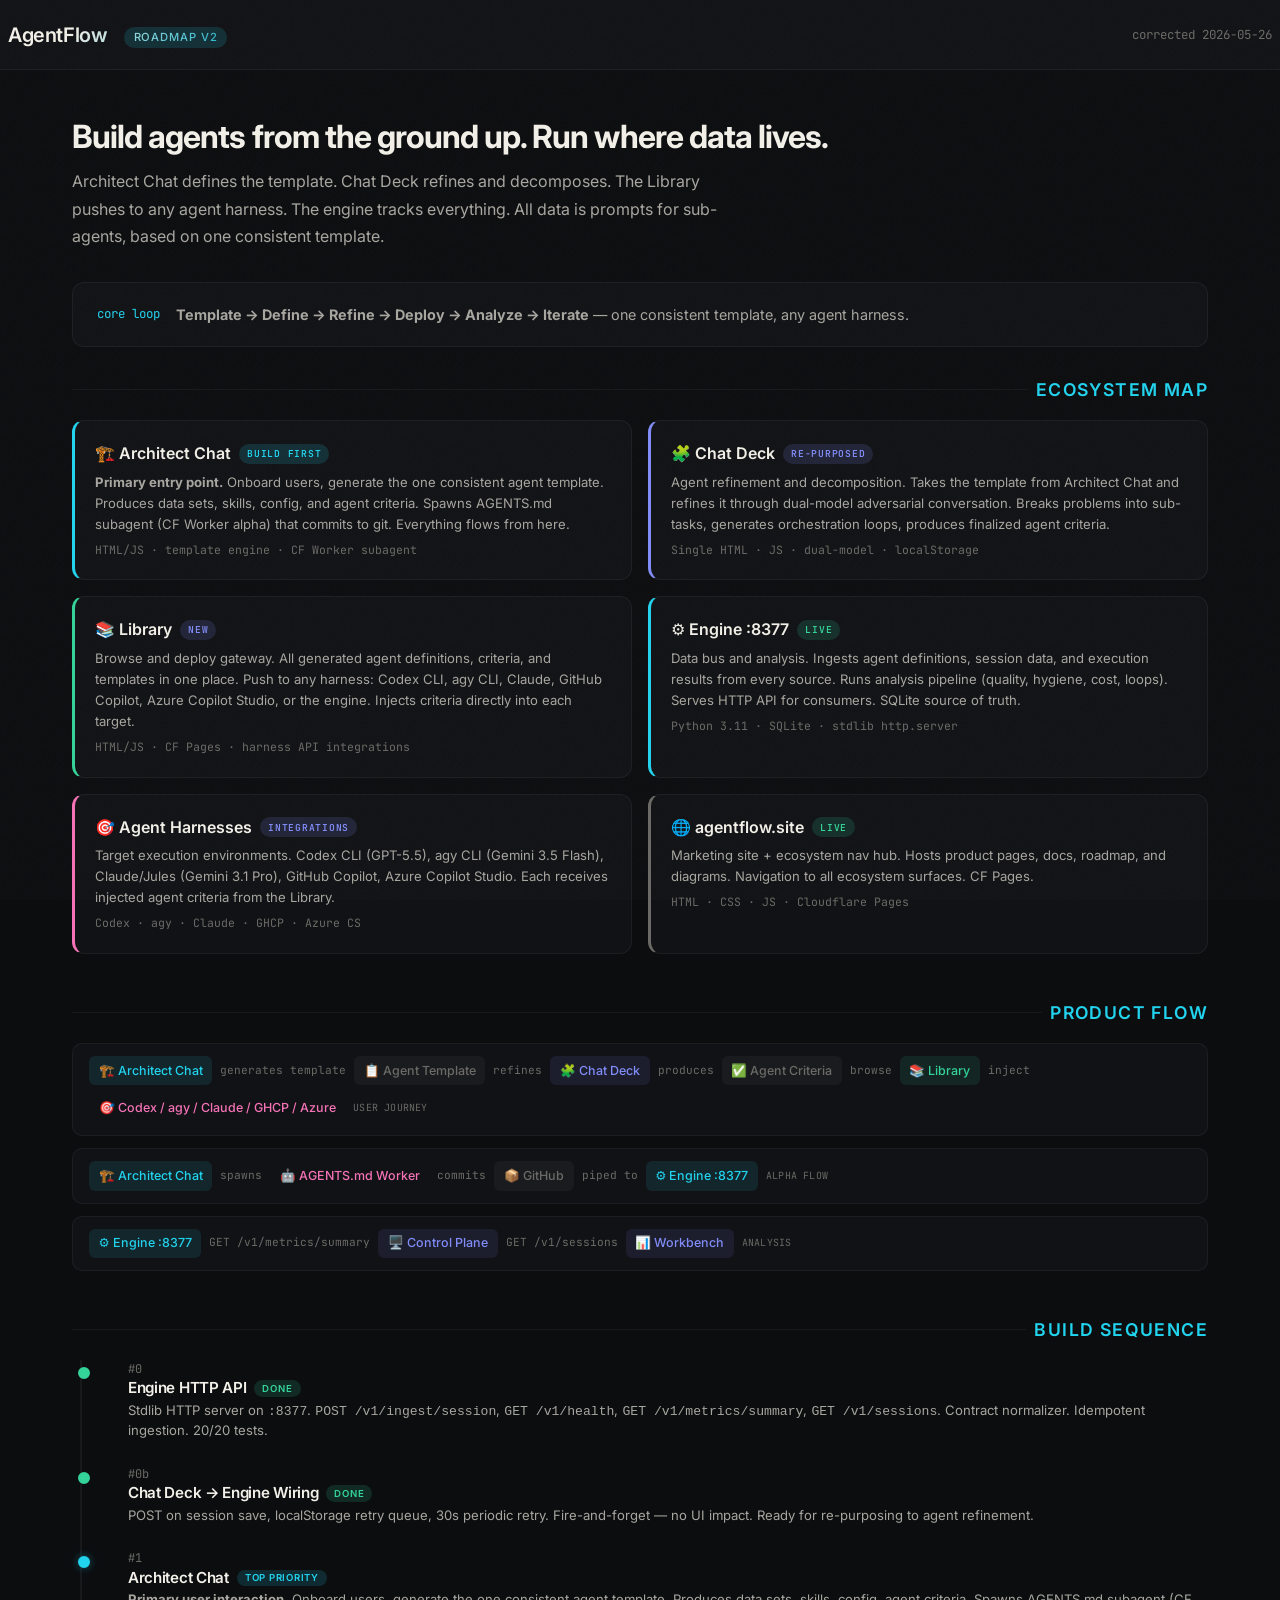
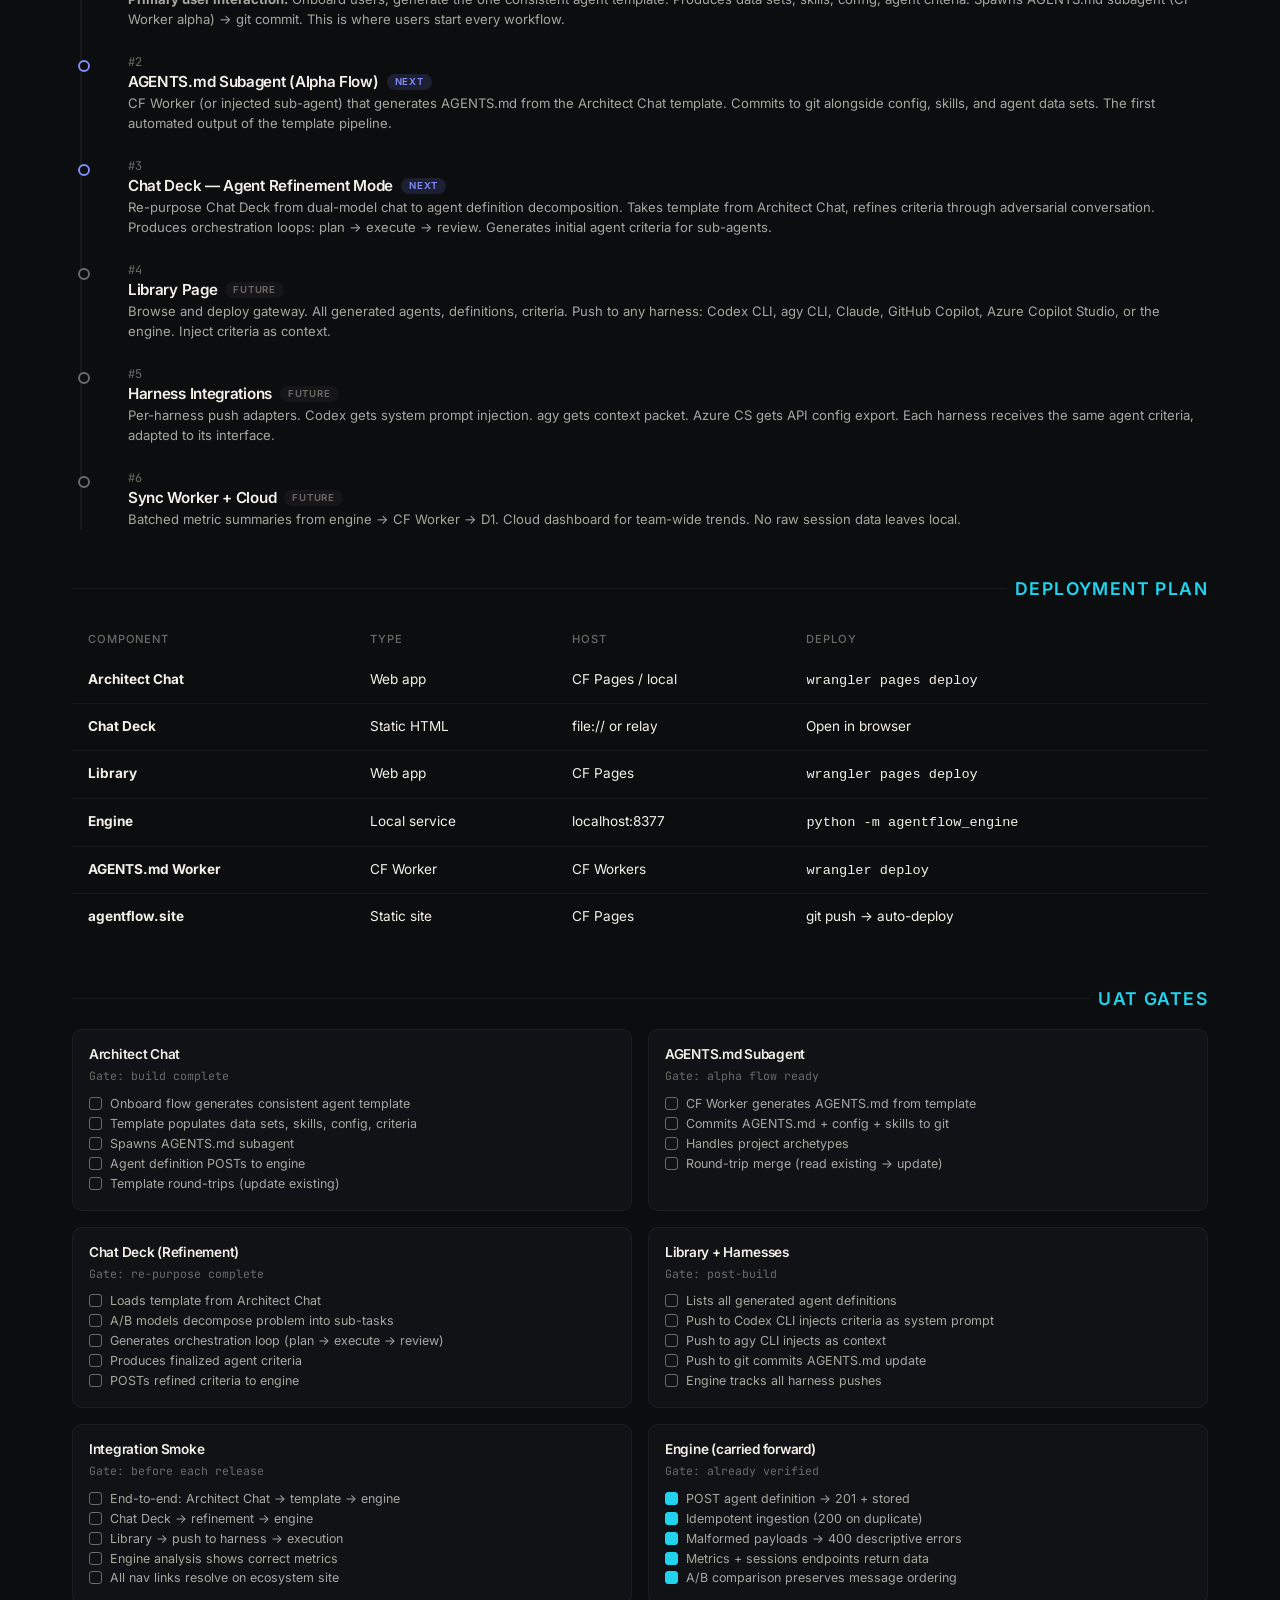
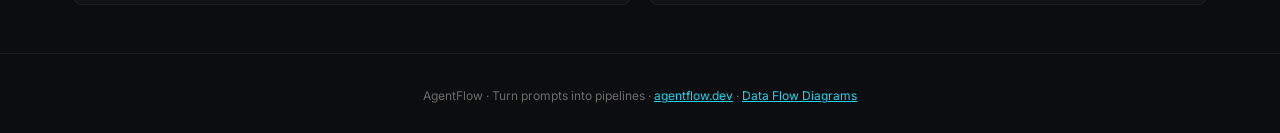
<file: roadmap.html>
<!DOCTYPE html>
<html lang="en">
<head>
  <meta charset="UTF-8">
  <meta name="viewport" content="width=device-width, initial-scale=1.0">
  <title>AgentFlow — Ecosystem Roadmap (v2)</title>
  <link rel="preconnect" href="https://fonts.googleapis.com">
  <link rel="preconnect" href="https://fonts.gstatic.com" crossorigin>
  <link href="https://fonts.googleapis.com/css2?family=Inter:wght@300;400;500;600;700&family=JetBrains+Mono:wght@400;500;700&display=swap" rel="stylesheet">
  <link rel="stylesheet" href="drift.css">
  <style>
    body { background: var(--bg-base); color: var(--ink); font-family: var(--font-sans); min-height: 100vh; }
    a { color: var(--accent-primary); }

    .rm-header { background: var(--panel); border-bottom: 1px solid var(--border-panel); padding: 1.5rem 2rem; display: flex; align-items: center; justify-content: space-between; position: sticky; top: 0; z-index: 100; backdrop-filter: blur(var(--glass-blur)); }
    .rm-header h1 { font-size: 1.25rem; font-weight: 600; }
    .rm-header .tag { font-size: 0.7rem; font-weight: 500; padding: 0.2rem 0.6rem; border-radius: 999px; background: rgba(var(--accent-primary-rgb),0.15); color: var(--accent-primary); text-transform: uppercase; letter-spacing: 0.08em; margin-left: 0.75rem; }
    .rm-header .meta { font-size: 0.78rem; color: var(--ink-muted); font-family: var(--font-mono); }

    .rm-hero { max-width: var(--content-max); margin: 3rem auto 2rem; padding: 0 2rem; }
    .rm-hero h2 { font-size: 2rem; font-weight: 700; letter-spacing: -0.03em; line-height: 1.2; margin-bottom: 0.75rem; }
    .rm-hero .sub { font-size: 1rem; color: var(--ink-secondary); max-width: 650px; line-height: 1.7; }

    .principle-bar { max-width: var(--content-max); margin: 0 auto 2rem; padding: 0 2rem; }
    .principle-bar div { background: var(--panel); border: 1px solid var(--border-panel); border-radius: 12px; padding: 1.25rem 1.5rem; display: flex; align-items: center; gap: 1rem; flex-wrap: wrap; }
    .principle-bar code { font-family: var(--font-mono); font-size: 0.78rem; color: var(--accent-primary); }
    .principle-bar span { font-size: 0.9rem; color: var(--ink-secondary); }

    .rm-section { max-width: var(--content-max); margin: 0 auto 3rem; padding: 0 2rem; }
    .rm-section h3 { font-size: 1.1rem; font-weight: 600; text-transform: uppercase; letter-spacing: 0.08em; color: var(--accent-primary); margin-bottom: 1.25rem; display: flex; align-items: center; gap: 0.5rem; }
    .rm-section h3::before { content: ''; flex: 1; height: 1px; background: var(--border-panel); }

    .eco-grid { display: grid; grid-template-columns: 1fr 1fr; gap: 1rem; margin-bottom: 2rem; }
    .eco-card { background: var(--panel); border: 1px solid var(--border-panel); border-radius: 12px; padding: 1.25rem; transition: border-color var(--duration-base,0.3s) var(--ease-out,0.22,1,0.36,1), box-shadow var(--duration-base,0.3s) var(--ease-out,0.22,1,0.36,1); }
    .eco-card:hover { border-color: rgba(var(--accent-primary-rgb),0.3); box-shadow: 0 10px 30px rgba(34,211,238,0.08); }
    .eco-card.primary { border-left: 3px solid var(--accent-primary); }
    .eco-card.refine { border-left: 3px solid var(--accent-tertiary); }
    .eco-card.gateway { border-left: 3px solid var(--accent-secondary); }
    .eco-card.harness { border-left: 3px solid var(--accent-warning); }
    .eco-card.infra { border-left: 3px solid var(--ink-muted); }
    .eco-card .name { font-weight: 600; font-size: 1rem; margin-bottom: 0.3rem; display: flex; align-items: center; gap: 0.5rem; flex-wrap: wrap; }
    .eco-card .name .badge { font-size: 0.6rem; text-transform: uppercase; letter-spacing: 0.08em; padding: 0.15rem 0.5rem; border-radius: 999px; font-weight: 600; }
    .badge.priority { background: rgba(var(--accent-primary-rgb),0.15); color: var(--accent-primary); }
    .badge.live { background: rgba(var(--accent-secondary-rgb),0.15); color: var(--accent-secondary); }
    .badge.upcoming { background: rgba(var(--accent-tertiary-rgb),0.15); color: var(--accent-tertiary); }
    .badge.future { background: rgba(255,255,255,0.05); color: var(--ink-muted); }
    .eco-card .desc { font-size: 0.82rem; color: var(--ink-secondary); line-height: 1.6; }
    .eco-card .stack { font-size: 0.72rem; color: var(--ink-muted); font-family: var(--font-mono); margin-top: 0.4rem; }

    .flow-row { display: flex; align-items: center; gap: 0.5rem; flex-wrap: wrap; margin: 0.75rem 0; padding: 0.75rem 1rem; background: var(--panel); border: 1px solid var(--border-panel); border-radius: 10px; font-size: 0.82rem; }
    .flow-row .node { padding: 0.3rem 0.6rem; border-radius: 6px; font-weight: 500; font-size: 0.78rem; }
    .flow-row .node.primary { background: rgba(var(--accent-primary-rgb),0.1); color: var(--accent-primary); }
    .flow-row .node.refine { background: rgba(var(--accent-tertiary-rgb),0.1); color: var(--accent-tertiary); }
    .flow-row .node.gateway { background: rgba(var(--accent-secondary-rgb),0.1); color: var(--accent-secondary); }
    .flow-row .node.harness { background: rgba(var(--accent-warning),0.1); color: var(--accent-warning); }
    .flow-row .node.store { background: rgba(255,255,255,0.04); color: var(--ink-muted); }
    .flow-row .arrow { color: var(--ink-muted); font-family: var(--font-mono); font-size: 0.7rem; }
    .flow-row .label { font-family: var(--font-mono); font-size: 0.62rem; color: var(--ink-muted); letter-spacing: 0.02em; }

    .timeline { position: relative; padding-left: 2rem; }
    .timeline::before { content: ''; position: absolute; left: 8px; top: 0; bottom: 0; width: 2px; background: var(--border-panel); }
    .tl-item { position: relative; margin-bottom: 1.5rem; padding-left: 1.5rem; }
    .tl-item::before { content: ''; position: absolute; left: -1.65rem; top: 0.4rem; width: 12px; height: 12px; border-radius: 50%; border: 2px solid; background: var(--bg-base); }
    .tl-item.step-done::before { background: var(--accent-secondary); border-color: var(--accent-secondary); }
    .tl-item.step-current::before { background: var(--accent-primary); border-color: var(--accent-primary); box-shadow: 0 0 8px rgba(var(--accent-primary-rgb),0.4); }
    .tl-item.step-next::before { background: var(--bg-base); border-color: var(--accent-tertiary); }
    .tl-item.step-future::before { background: var(--bg-base); border-color: var(--ink-muted); }
    .tl-item .num { font-family: var(--font-mono); font-size: 0.75rem; color: var(--ink-muted); }
    .tl-item h4 { font-size: 0.95rem; font-weight: 600; margin-bottom: 0.2rem; display: flex; align-items: center; gap: 0.5rem; flex-wrap: wrap; }
    .tl-item p { font-size: 0.82rem; color: var(--ink-secondary); line-height: 1.5; }
    .tl-item .status-tag { font-size: 0.6rem; text-transform: uppercase; letter-spacing: 0.08em; padding: 0.15rem 0.5rem; border-radius: 999px; font-weight: 600; }
    .status-tag.done { background: rgba(var(--accent-secondary-rgb),0.15); color: var(--accent-secondary); }
    .status-tag.current { background: rgba(var(--accent-primary-rgb),0.15); color: var(--accent-primary); animation: pulse 2s ease-in-out infinite; }
    .status-tag.next { background: rgba(var(--accent-tertiary-rgb),0.15); color: var(--accent-tertiary); }
    .status-tag.hold { background: rgba(255,255,255,0.04); color: var(--ink-muted); }
    @keyframes pulse { 0%,100% { box-shadow: 0 0 0 0 rgba(var(--accent-primary-rgb),0); } 50% { box-shadow: 0 0 6px 2px rgba(var(--accent-primary-rgb),0.15); } }

    .dep-table { width: 100%; border-collapse: collapse; font-size: 0.85rem; }
    .dep-table th { text-align: left; font-size: 0.7rem; text-transform: uppercase; letter-spacing: 0.08em; color: var(--ink-muted); font-weight: 500; padding: 0.75rem 1rem 0.5rem; }
    .dep-table td { padding: 0.75rem 1rem; border-bottom: 1px solid var(--border-panel); vertical-align: top; }
    .dep-table tr:last-child td { border: none; }
    .dep-table .url { font-family: var(--font-mono); font-size: 0.78rem; color: var(--ink-secondary); word-break: break-all; }

    .uat-grid { display: grid; grid-template-columns: 1fr 1fr; gap: 1rem; }
    .uat-card { background: var(--panel); border: 1px solid var(--border-panel); border-radius: 10px; padding: 1rem; }
    .uat-card h4 { font-size: 0.85rem; font-weight: 600; margin-bottom: 0.3rem; }
    .uat-card .when { font-size: 0.72rem; color: var(--ink-muted); font-family: var(--font-mono); margin-bottom: 0.5rem; }
    .uat-card li { font-size: 0.78rem; color: var(--ink-secondary); line-height: 1.6; margin-left: 1rem; }
    .uat-card .checkbox label { display: flex; align-items: flex-start; gap: 0.5rem; cursor: default; font-size: 0.78rem; color: var(--ink-secondary); line-height: 1.6; }
    .uat-card .checkbox input[type="checkbox"] { appearance: none; width: 13px; height: 13px; border: 1.5px solid var(--ink-muted); border-radius: 3px; margin-top: 3px; flex-shrink: 0; }
    .uat-card .checkbox input[type="checkbox"]:checked { background: var(--accent-primary); border-color: var(--accent-primary); }

    .rm-footer { text-align: center; padding: 2rem; color: var(--ink-muted); font-size: 0.75rem; border-top: 1px solid var(--border-panel); margin-top: 2rem; }

    @media (max-width: 768px) {
      .eco-grid, .uat-grid { grid-template-columns: 1fr; }
      .rm-hero h2 { font-size: 1.5rem; }
      .rm-header { flex-direction: column; align-items: flex-start; gap: 0.5rem; }
    }
  </style>
</head>
<body>

<header class="rm-header">
  <div style="display:flex;align-items:center;gap:0.5rem;">
    <h1>AgentFlow <span class="tag">Roadmap v2</span></h1>
  </div>
  <div class="meta">corrected 2026-05-26</div>
</header>

<section class="rm-hero">
  <h2>Build agents from the ground up. Run where data lives.</h2>
  <div class="sub">
    Architect Chat defines the template. Chat Deck refines and decomposes. 
    The Library pushes to any agent harness. The engine tracks everything.
    All data is prompts for sub-agents, based on one consistent template.
  </div>
</section>

<div class="principle-bar">
  <div>
    <code>core loop</code>
    <span><strong>Template → Define → Refine → Deploy → Analyze → Iterate</strong> — one consistent template, any agent harness.</span>
  </div>
</div>

<!-- ═══ ECOSYSTEM MAP ═══ -->
<section class="rm-section">
  <h3>Ecosystem Map</h3>
  <div class="eco-grid">

    <div class="eco-card primary">
      <div class="name">🏗️ Architect Chat <span class="badge priority">build first</span></div>
      <div class="desc">
        <strong>Primary entry point.</strong> Onboard users, generate the one consistent agent template. 
        Produces data sets, skills, config, and agent criteria. Spawns AGENTS.md subagent 
        (CF Worker alpha) that commits to git. Everything flows from here.
      </div>
      <div class="stack">HTML/JS · template engine · CF Worker subagent</div>
    </div>

    <div class="eco-card refine">
      <div class="name">🧩 Chat Deck <span class="badge upcoming">re-purposed</span></div>
      <div class="desc">
        Agent refinement and decomposition. Takes the template from Architect Chat and 
        refines it through dual-model adversarial conversation. Breaks problems into 
        sub-tasks, generates orchestration loops, produces finalized agent criteria.
      </div>
      <div class="stack">Single HTML · JS · dual-model · localStorage</div>
    </div>

    <div class="eco-card gateway">
      <div class="name">📚 Library <span class="badge upcoming">new</span></div>
      <div class="desc">
        Browse and deploy gateway. All generated agent definitions, criteria, and templates 
        in one place. Push to any harness: Codex CLI, agy CLI, Claude, GitHub Copilot, 
        Azure Copilot Studio, or the engine. Injects criteria directly into each target.
      </div>
      <div class="stack">HTML/JS · CF Pages · harness API integrations</div>
    </div>

    <div class="eco-card primary">
      <div class="name">⚙️ Engine :8377 <span class="badge live">live</span></div>
      <div class="desc">
        Data bus and analysis. Ingests agent definitions, session data, and execution 
        results from every source. Runs analysis pipeline (quality, hygiene, cost, loops). 
        Serves HTTP API for consumers. SQLite source of truth.
      </div>
      <div class="stack">Python 3.11 · SQLite · stdlib http.server</div>
    </div>

    <div class="eco-card harness">
      <div class="name">🎯 Agent Harnesses <span class="badge upcoming">integrations</span></div>
      <div class="desc">
        Target execution environments. Codex CLI (GPT-5.5), agy CLI (Gemini 3.5 Flash), 
        Claude/Jules (Gemini 3.1 Pro), GitHub Copilot, Azure Copilot Studio. 
        Each receives injected agent criteria from the Library.
      </div>
      <div class="stack">Codex · agy · Claude · GHCP · Azure CS</div>
    </div>

    <div class="eco-card infra">
      <div class="name">🌐 agentflow.site <span class="badge live">live</span></div>
      <div class="desc">
        Marketing site + ecosystem nav hub. Hosts product pages, docs, roadmap, 
        and diagrams. Navigation to all ecosystem surfaces. CF Pages.
      </div>
      <div class="stack">HTML · CSS · JS · Cloudflare Pages</div>
    </div>

  </div>
</section>

<!-- ═══ DATA FLOW ═══ -->
<section class="rm-section">
  <h3>Product Flow</h3>
  <div class="flow-row">
    <span class="node primary">🏗️ Architect Chat</span>
    <span class="arrow">generates template</span>
    <span class="node store">📋 Agent Template</span>
    <span class="arrow">refines</span>
    <span class="node refine">🧩 Chat Deck</span>
    <span class="arrow">produces</span>
    <span class="node store">✅ Agent Criteria</span>
    <span class="arrow">browse</span>
    <span class="node gateway">📚 Library</span>
    <span class="arrow">inject</span>
    <span class="node harness">🎯 Codex / agy / Claude / GHCP / Azure</span>
    <span class="label">USER JOURNEY</span>
  </div>
  <div class="flow-row">
    <span class="node primary">🏗️ Architect Chat</span>
    <span class="arrow">spawns</span>
    <span class="node harness">🤖 AGENTS.md Worker</span>
    <span class="arrow">commits</span>
    <span class="node store">📦 GitHub</span>
    <span class="arrow">piped to</span>
    <span class="node primary">⚙️ Engine :8377</span>
    <span class="label">ALPHA FLOW</span>
  </div>
  <div class="flow-row">
    <span class="node primary">⚙️ Engine :8377</span>
    <span class="arrow">GET /v1/metrics/summary</span>
    <span class="node refine">🖥️ Control Plane</span>
    <span class="arrow">GET /v1/sessions</span>
    <span class="node refine">📊 Workbench</span>
    <span class="label">ANALYSIS</span>
  </div>
</section>

<!-- ═══ ROADMAP TIMELINE ═══ -->
<section class="rm-section">
  <h3>Build Sequence</h3>
  <div class="timeline">

    <div class="tl-item step-done">
      <div class="num">#0</div>
      <h4>Engine HTTP API <span class="status-tag done">done</span></h4>
      <p>Stdlib HTTP server on <code>:8377</code>. <code>POST /v1/ingest/session</code>, 
      <code>GET /v1/health</code>, <code>GET /v1/metrics/summary</code>, <code>GET /v1/sessions</code>. 
      Contract normalizer. Idempotent ingestion. 20/20 tests.</p>
    </div>

    <div class="tl-item step-done">
      <div class="num">#0b</div>
      <h4>Chat Deck → Engine Wiring <span class="status-tag done">done</span></h4>
      <p>POST on session save, localStorage retry queue, 30s periodic retry. 
      Fire-and-forget — no UI impact. Ready for re-purposing to agent refinement.</p>
    </div>

    <div class="tl-item step-current">
      <div class="num">#1</div>
      <h4>Architect Chat <span class="status-tag current">top priority</span></h4>
      <p><strong>Primary user interaction.</strong> Onboard users, generate the one consistent 
      agent template. Produces data sets, skills, config, agent criteria. 
      Spawns AGENTS.md subagent (CF Worker alpha) → git commit. 
      This is where users start every workflow.</p>
    </div>

    <div class="tl-item step-next">
      <div class="num">#2</div>
      <h4>AGENTS.md Subagent (Alpha Flow) <span class="status-tag next">next</span></h4>
      <p>CF Worker (or injected sub-agent) that generates AGENTS.md from the Architect 
      Chat template. Commits to git alongside config, skills, and agent data sets. 
      The first automated output of the template pipeline.</p>
    </div>

    <div class="tl-item step-next">
      <div class="num">#3</div>
      <h4>Chat Deck — Agent Refinement Mode <span class="status-tag next">next</span></h4>
      <p>Re-purpose Chat Deck from dual-model chat to agent definition decomposition. 
      Takes template from Architect Chat, refines criteria through adversarial 
      conversation. Produces orchestration loops: plan → execute → review. 
      Generates initial agent criteria for sub-agents.</p>
    </div>

    <div class="tl-item step-future">
      <div class="num">#4</div>
      <h4>Library Page <span class="status-tag hold">future</span></h4>
      <p>Browse and deploy gateway. All generated agents, definitions, criteria. 
      Push to any harness: Codex CLI, agy CLI, Claude, GitHub Copilot, 
      Azure Copilot Studio, or the engine. Inject criteria as context.</p>
    </div>

    <div class="tl-item step-future">
      <div class="num">#5</div>
      <h4>Harness Integrations <span class="status-tag hold">future</span></h4>
      <p>Per-harness push adapters. Codex gets system prompt injection. agy gets 
      context packet. Azure CS gets API config export. Each harness receives 
      the same agent criteria, adapted to its interface.</p>
    </div>

    <div class="tl-item step-future">
      <div class="num">#6</div>
      <h4>Sync Worker + Cloud <span class="status-tag hold">future</span></h4>
      <p>Batched metric summaries from engine → CF Worker → D1. 
      Cloud dashboard for team-wide trends. No raw session data leaves local.</p>
    </div>

  </div>
</section>

<!-- ═══ DEPLOYMENT ═══ -->
<section class="rm-section">
  <h3>Deployment Plan</h3>
  <table class="dep-table">
    <thead>
      <tr><th>Component</th><th>Type</th><th>Host</th><th>Deploy</th></tr>
    </thead>
    <tbody>
      <tr><td><strong>Architect Chat</strong></td><td>Web app</td><td>CF Pages / local</td><td><code>wrangler pages deploy</code></td></tr>
      <tr><td><strong>Chat Deck</strong></td><td>Static HTML</td><td>file:// or relay</td><td>Open in browser</td></tr>
      <tr><td><strong>Library</strong></td><td>Web app</td><td>CF Pages</td><td><code>wrangler pages deploy</code></td></tr>
      <tr><td><strong>Engine</strong></td><td>Local service</td><td>localhost:8377</td><td><code>python -m agentflow_engine</code></td></tr>
      <tr><td><strong>AGENTS.md Worker</strong></td><td>CF Worker</td><td>CF Workers</td><td><code>wrangler deploy</code></td></tr>
      <tr><td><strong>agentflow.site</strong></td><td>Static site</td><td>CF Pages</td><td>git push → auto-deploy</td></tr>
    </tbody>
  </table>
</section>

<!-- ═══ UAT ═══ -->
<section class="rm-section">
  <h3>UAT Gates</h3>
  <div class="uat-grid">

    <div class="uat-card">
      <h4>Architect Chat</h4>
      <div class="when">Gate: build complete</div>
      <div class="checkbox">
        <label><input type="checkbox" onchange="this.checked=true" onclick="return false"> Onboard flow generates consistent agent template</label>
        <label><input type="checkbox" onchange="this.checked=true" onclick="return false"> Template populates data sets, skills, config, criteria</label>
        <label><input type="checkbox" onchange="this.checked=true" onclick="return false"> Spawns AGENTS.md subagent</label>
        <label><input type="checkbox" onchange="this.checked=true" onclick="return false"> Agent definition POSTs to engine</label>
        <label><input type="checkbox" onchange="this.checked=true" onclick="return false"> Template round-trips (update existing)</label>
      </div>
    </div>

    <div class="uat-card">
      <h4>AGENTS.md Subagent</h4>
      <div class="when">Gate: alpha flow ready</div>
      <div class="checkbox">
        <label><input type="checkbox" onchange="this.checked=true" onclick="return false"> CF Worker generates AGENTS.md from template</label>
        <label><input type="checkbox" onchange="this.checked=true" onclick="return false"> Commits AGENTS.md + config + skills to git</label>
        <label><input type="checkbox" onchange="this.checked=true" onclick="return false"> Handles project archetypes</label>
        <label><input type="checkbox" onchange="this.checked=true" onclick="return false"> Round-trip merge (read existing → update)</label>
      </div>
    </div>

    <div class="uat-card">
      <h4>Chat Deck (Refinement)</h4>
      <div class="when">Gate: re-purpose complete</div>
      <div class="checkbox">
        <label><input type="checkbox" onchange="this.checked=true" onclick="return false"> Loads template from Architect Chat</label>
        <label><input type="checkbox" onchange="this.checked=true" onclick="return false"> A/B models decompose problem into sub-tasks</label>
        <label><input type="checkbox" onchange="this.checked=true" onclick="return false"> Generates orchestration loop (plan → execute → review)</label>
        <label><input type="checkbox" onchange="this.checked=true" onclick="return false"> Produces finalized agent criteria</label>
        <label><input type="checkbox" onchange="this.checked=true" onclick="return false"> POSTs refined criteria to engine</label>
      </div>
    </div>

    <div class="uat-card">
      <h4>Library + Harnesses</h4>
      <div class="when">Gate: post-build</div>
      <div class="checkbox">
        <label><input type="checkbox" onchange="this.checked=true" onclick="return false"> Lists all generated agent definitions</label>
        <label><input type="checkbox" onchange="this.checked=true" onclick="return false"> Push to Codex CLI injects criteria as system prompt</label>
        <label><input type="checkbox" onchange="this.checked=true" onclick="return false"> Push to agy CLI injects as context</label>
        <label><input type="checkbox" onchange="this.checked=true" onclick="return false"> Push to git commits AGENTS.md update</label>
        <label><input type="checkbox" onchange="this.checked=true" onclick="return false"> Engine tracks all harness pushes</label>
      </div>
    </div>

    <div class="uat-card">
      <h4>Integration Smoke</h4>
      <div class="when">Gate: before each release</div>
      <div class="checkbox">
        <label><input type="checkbox" onchange="this.checked=true" onclick="return false"> End-to-end: Architect Chat → template → engine</label>
        <label><input type="checkbox" onchange="this.checked=true" onclick="return false"> Chat Deck → refinement → engine</label>
        <label><input type="checkbox" onchange="this.checked=true" onclick="return false"> Library → push to harness → execution</label>
        <label><input type="checkbox" onchange="this.checked=true" onclick="return false"> Engine analysis shows correct metrics</label>
        <label><input type="checkbox" onchange="this.checked=true" onclick="return false"> All nav links resolve on ecosystem site</label>
      </div>
    </div>

    <div class="uat-card">
      <h4>Engine (carried forward)</h4>
      <div class="when">Gate: already verified</div>
      <div class="checkbox">
        <label><input type="checkbox" checked onchange="this.checked=true" onclick="return false"> POST agent definition → 201 + stored</label>
        <label><input type="checkbox" checked onchange="this.checked=true" onclick="return false"> Idempotent ingestion (200 on duplicate)</label>
        <label><input type="checkbox" checked onchange="this.checked=true" onclick="return false"> Malformed payloads → 400 descriptive errors</label>
        <label><input type="checkbox" checked onchange="this.checked=true" onclick="return false"> Metrics + sessions endpoints return data</label>
        <label><input type="checkbox" checked onchange="this.checked=true" onclick="return false"> A/B comparison preserves message ordering</label>
      </div>
    </div>

  </div>
</section>

<footer class="rm-footer">
  AgentFlow &middot; Turn prompts into pipelines &middot; <a href="https://agentflow.dev" target="_blank">agentflow.dev</a>
  &middot; <a href="diagrams/data-flow-journey.html">Data Flow Diagrams</a>
</footer>

</body>
</html>
</file>
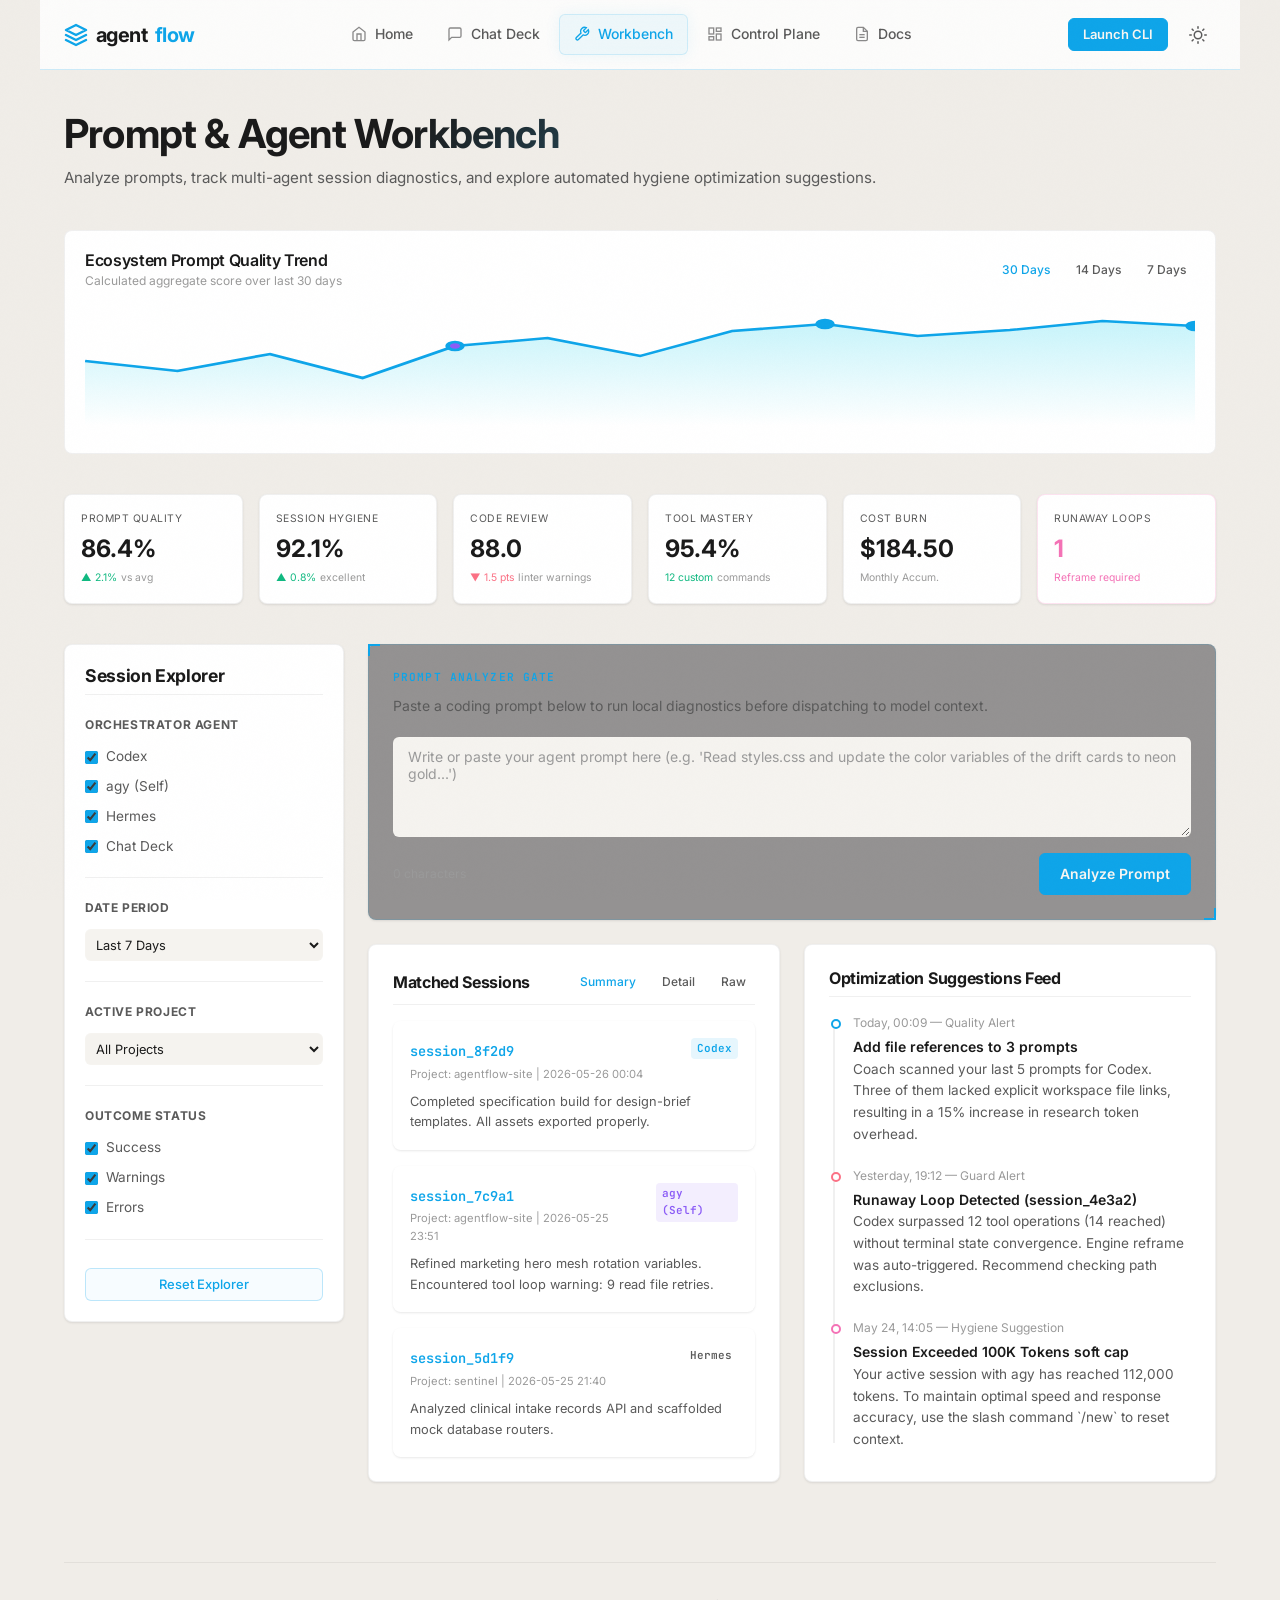
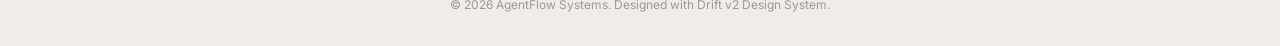
<file: workbench.html>
<!DOCTYPE html>
<html lang="en">
<head>
  <meta charset="UTF-8">
  <meta name="viewport" content="width=device-width, initial-scale=1.0">
  
  <title>AgentFlow Workbench | Prompt & Agent Environment</title>
  <meta name="description" content="Optimize LLM prompts, audit agent session hygiene, trace tool execution diversity, and benchmark agent workflow quality.">
  
  <!-- Fonts -->
  <link rel="preconnect" href="https://fonts.googleapis.com">
  <link rel="preconnect" href="https://fonts.gstatic.com" crossorigin>
  <link href="https://fonts.googleapis.com/css2?family=Inter:wght@300;400;500;600;700&family=JetBrains+Mono:wght@300;400;500;600;700&display=swap" rel="stylesheet">
  
  <!-- Shared Style -->
  <link rel="stylesheet" href="drift.css">
  
  <style>
    .workbench-grid {
      display: grid;
      grid-template-columns: 280px 1fr;
      gap: 1.5rem;
    }
    
    @media (max-width: 980px) {
      .workbench-grid {
        grid-template-columns: 1fr;
      }
    }
    
    /* Sparkline & Charts */
    .trend-container {
      background: var(--panel);
      border: 1px solid var(--border-panel);
      border-radius: 8px;
      padding: 1.25rem;
      position: relative;
    }
    
    .trend-header {
      display: flex;
      justify-content: space-between;
      align-items: center;
      margin-bottom: 1rem;
    }
    
    .sparkline-svg {
      width: 100%;
      height: 120px;
      stroke: var(--accent-primary);
      stroke-width: 2.5;
      fill: none;
    }
    
    .sparkline-fill {
      fill: url(#sparklineGrad);
      stroke: none;
    }
    
    /* Metrics override for 6 columns */
    .metrics-6 {
      display: grid;
      grid-template-columns: repeat(auto-fit, minmax(170px, 1fr));
      gap: 1rem;
    }
    
    /* Prompt Analyzer */
    .analyzer-wrap {
      display: flex;
      flex-direction: column;
      gap: 1rem;
    }
    
    .analyzer-results {
      background: var(--surface);
      border: 1px solid rgba(255, 255, 255, 0.04);
      border-radius: 6px;
      padding: 1.25rem;
      display: none;
      animation: fadeIn 0.4s ease-out forwards;
    }
    
    @keyframes fadeIn {
      from { opacity: 0; transform: translateY(10px); }
      to { opacity: 1; transform: translateY(0); }
    }
    
    .analyzer-metric {
      display: flex;
      align-items: center;
      justify-content: space-between;
      border-bottom: 1px solid rgba(255,255,255,0.03);
      padding: 0.5rem 0;
    }
    
    .analyzer-metric:last-child {
      border-bottom: none;
    }
    
    /* Optimization Feed */
    .timeline-feed {
      display: flex;
      flex-direction: column;
      gap: 1.25rem;
      position: relative;
      padding-left: 1.5rem;
    }
    
    .timeline-feed::before {
      content: '';
      position: absolute;
      left: 4px;
      top: 8px;
      bottom: 8px;
      width: 2px;
      background: var(--border-panel);
    }
    
    .timeline-item {
      position: relative;
    }
    
    .timeline-dot {
      position: absolute;
      left: -22px;
      top: 6px;
      width: 10px;
      height: 10px;
      border-radius: 50%;
      background: var(--panel);
      border: 2px solid var(--accent-primary);
    }
    
    .timeline-dot--warning {
      border-color: var(--accent-warning);
    }
    
    .timeline-dot--danger {
      border-color: var(--accent-danger);
    }
    
    .timeline-header-text {
      font-size: 0.875rem;
      font-weight: 600;
      color: var(--ink);
    }
    
    .timeline-time {
      font-size: 0.75rem;
      color: var(--ink-muted);
      margin-bottom: 0.25rem;
    }
    
    .timeline-body {
      font-size: 0.85rem;
      color: var(--ink-secondary);
    }
    
    /* Facet Filter Sidebar */
    .filter-section {
      border-bottom: 1px solid var(--border-panel);
      padding-bottom: 1.25rem;
      margin-bottom: 1.25rem;
    }
    
    .filter-section:last-child {
      border-bottom: none;
      padding-bottom: 0;
      margin-bottom: 0;
    }
    
    .filter-title {
      font-size: 0.75rem;
      font-weight: 700;
      text-transform: uppercase;
      letter-spacing: 0.05em;
      color: var(--ink-secondary);
      margin-bottom: 0.75rem;
    }
    
    .checkbox-group {
      display: flex;
      flex-direction: column;
      gap: 0.5rem;
    }
    
    .checkbox-label {
      display: flex;
      align-items: center;
      gap: 0.5rem;
      font-size: 0.85rem;
      color: var(--ink-secondary);
      cursor: pointer;
    }
    
    .checkbox-label input {
      accent-color: var(--accent-primary);
    }
    
    /* View Controls */
    .view-controls {
      display: flex;
      align-items: center;
      gap: 0.5rem;
    }
    
    .explorer-card {
      display: flex;
      flex-direction: column;
      gap: 1rem;
      margin-bottom: 1rem;
    }
    
    .explorer-card-header {
      display: flex;
      justify-content: space-between;
      align-items: flex-start;
      gap: 1rem;
    }
    
    .explorer-card-body-detail {
      font-size: 0.875rem;
      color: var(--ink-secondary);
      background: rgba(0, 0, 0, 0.15);
      border-left: 2px solid var(--accent-primary);
      padding: 0.75rem;
      border-radius: 0 4px 4px 0;
      font-family: var(--font-mono);
      white-space: pre-wrap;
      word-break: break-all;
    }
    
    .explorer-card-body-raw {
      font-family: var(--font-mono);
      font-size: 0.75rem;
      background: rgba(0, 0, 0, 0.3);
      padding: 0.75rem;
      border-radius: 4px;
      color: var(--accent-primary);
      overflow-x: auto;
      display: none;
    }
  </style>
</head>
<body>

  <div class="app-shell">
    
    <!-- ECOSYSTEM HEADER NAVIGATION -->
    <header>
      <a href="index.html" class="nav-logo">
        <svg class="nav-logo-icon" viewBox="0 0 24 24" fill="none" stroke="currentColor" stroke-width="2.5" stroke-linecap="round" stroke-linejoin="round">
          <polygon points="12 2 2 7 12 12 22 7 12 2"></polygon>
          <polyline points="2 17 12 22 22 17"></polyline>
          <polyline points="2 12 12 17 22 12"></polyline>
        </svg>
        agent<span>flow</span>
      </a>
      
      <button class="nav-toggle" id="navToggle" aria-expanded="false" aria-label="Toggle menu">
        <svg width="24" height="24" viewBox="0 0 24 24" fill="none" stroke="currentColor" stroke-width="2" stroke-linecap="round" stroke-linejoin="round">
          <line x1="3" y1="12" x2="21" y2="12"></line>
          <line x1="3" y1="6" x2="21" y2="6"></line>
          <line x1="3" y1="18" x2="21" y2="18"></line>
        </svg>
      </button>

      <nav class="nav-menu" id="navMenu">
        <a href="index.html">
          <svg viewBox="0 0 24 24" fill="none" stroke="currentColor"><path d="M3 9l9-7 9 7v11a2 2 0 0 1-2 2H5a2 2 0 0 1-2-2z"></path><polyline points="9 22 9 12 15 12 15 22"></polyline></svg>
          Home
        </a>
        <a href="chat-deck-landing.html">
          <svg viewBox="0 0 24 24" fill="none" stroke="currentColor"><path d="M21 15a2 2 0 0 1-2 2H7l-4 4V5a2 2 0 0 1 2-2h14a2 2 0 0 1 2 2z"></path></svg>
          Chat Deck
        </a>
        <a href="workbench.html" class="active">
          <svg viewBox="0 0 24 24" fill="none" stroke="currentColor"><path d="M14.7 6.3a1 1 0 0 0 0 1.4l1.6 1.6a1 1 0 0 0 1.4 0l3.77-3.77a6 6 0 0 1-7.94 7.94l-6.91 6.91a2.12 2.12 0 0 1-3-3l6.91-6.91a6 6 0 0 1 7.94-7.94l-3.76 3.76z"></path></svg>
          Workbench
        </a>
        <a href="control-plane.html">
          <svg viewBox="0 0 24 24" fill="none" stroke="currentColor"><rect x="3" y="3" width="7" height="9"></rect><rect x="14" y="3" width="7" height="5"></rect><rect x="14" y="12" width="7" height="9"></rect><rect x="3" y="16" width="7" height="5"></rect></svg>
          Control Plane
        </a>
        <a href="#" onclick="alert('Mockup Documentation Link'); return false;">
          <svg viewBox="0 0 24 24" fill="none" stroke="currentColor"><path d="M14 2H6a2 2 0 0 0-2 2v16a2 2 0 0 0 2 2h12a2 2 0 0 0 2-2V8z"></path><polyline points="14 2 14 8 20 8"></polyline><line x1="16" y1="13" x2="8" y2="13"></line><line x1="16" y1="17" x2="8" y2="17"></line></svg>
          Docs
        </a>
        <a href="#" class="drift-btn drift-btn--primary drift-btn--sm nav-cta-mobile" style="display: none;">Launch CLI</a>
      </nav>

      <div class="nav-right">
        <a href="#" class="drift-btn drift-btn--primary drift-btn--sm" onclick="alert('Mockup Action: Launching CLI terminal...'); return false;">Launch CLI</a>
        <button class="theme-toggle" id="themeToggle" aria-label="Toggle theme" title="Toggle theme">
          <svg width="18" height="18" viewBox="0 0 24 24" fill="none" stroke="currentColor" stroke-width="2" stroke-linecap="round" stroke-linejoin="round" id="themeIcon">
            <path d="M21 12.79A9 9 0 1 1 11.21 3 7 7 0 0 0 21 12.79z"></path>
          </svg>
        </button>
      </div>
    </header>

    <main>
      
      <!-- HERO TITLE -->
      <div>
        <h1 style="margin-bottom: 0.5rem;">Prompt & Agent Workbench</h1>
        <p>Analyze prompts, track multi-agent session diagnostics, and explore automated hygiene optimization suggestions.</p>
      </div>

      <!-- TREND SPARKLINES CHART -->
      <div class="trend-container">
        <div class="trend-header">
          <div>
            <h4 style="font-weight: 600;">Ecosystem Prompt Quality Trend</h4>
            <p style="font-size:0.75rem; color:var(--ink-muted);">Calculated aggregate score over last 30 days</p>
          </div>
          <div class="view-controls">
            <button class="drift-btn drift-btn--ghost drift-btn--xs" style="background: rgba(255,255,255,0.04); border-color: rgba(255,255,255,0.08); color: var(--accent-primary);">30 Days</button>
            <button class="drift-btn drift-btn--ghost drift-btn--xs" onclick="alert('14 days trend loaded (Mockup)');">14 Days</button>
            <button class="drift-btn drift-btn--ghost drift-btn--xs" onclick="alert('7 days trend loaded (Mockup)');">7 Days</button>
          </div>
        </div>
        <svg class="sparkline-svg" viewBox="0 0 600 120" preserveAspectRatio="none">
          <defs>
            <linearGradient id="sparklineGrad" x1="0" y1="0" x2="0" y2="1">
              <stop offset="0%" stop-color="rgba(34, 211, 238, 0.25)" />
              <stop offset="100%" stop-color="rgba(34, 211, 238, 0.0)" />
            </linearGradient>
          </defs>
          <!-- Sparkline background area -->
          <path class="sparkline-fill" d="M 0 120 L 0 55 L 50 65 L 100 48 L 150 72 L 200 40 L 250 32 L 300 50 L 350 25 L 400 18 L 450 30 L 500 24 L 550 15 L 600 20 L 600 120 Z" />
          <!-- Sparkline grid helper lines -->
          <line x1="0" y1="60" x2="600" y2="60" stroke="rgba(255, 255, 255, 0.03)" stroke-dasharray="4" />
          <!-- Sparkline trend line -->
          <path d="M 0 55 L 50 65 L 100 48 L 150 72 L 200 40 L 250 32 L 300 50 L 350 25 L 400 18 L 450 30 L 500 24 L 550 15 L 600 20" />
          <!-- Points -->
          <circle cx="200" cy="40" r="4" fill="var(--accent-tertiary)" />
          <circle cx="400" cy="18" r="4" fill="var(--accent-primary)" />
          <circle cx="600" cy="20" r="4" fill="var(--accent-primary)" />
        </svg>
      </div>

      <!-- METRICS GRID (6 column style) -->
      <div class="metrics-6">
        <!-- Metric Card 1 -->
        <div class="drift-card metric-card" style="padding: 1rem;">
          <div class="metric-card-label" style="font-size:0.65rem;">Prompt Quality</div>
          <div class="metric-card-value font-mono" style="font-size:1.5rem;">86.4%</div>
          <div class="metric-card-sub" style="font-size:0.65rem;"><span class="trend-up">▲ 2.1%</span> vs avg</div>
        </div>
        <!-- Metric Card 2 -->
        <div class="drift-card metric-card" style="padding: 1rem;">
          <div class="metric-card-label" style="font-size:0.65rem;">Session Hygiene</div>
          <div class="metric-card-value font-mono" style="font-size:1.5rem;">92.1%</div>
          <div class="metric-card-sub" style="font-size:0.65rem;"><span class="trend-up">▲ 0.8%</span> excellent</div>
        </div>
        <!-- Metric Card 3 -->
        <div class="drift-card metric-card" style="padding: 1rem;">
          <div class="metric-card-label" style="font-size:0.65rem;">Code Review</div>
          <div class="metric-card-value font-mono" style="font-size:1.5rem;">88.0</div>
          <div class="metric-card-sub" style="font-size:0.65rem;"><span class="trend-down">▼ 1.5 pts</span> linter warnings</div>
        </div>
        <!-- Metric Card 4 -->
        <div class="drift-card metric-card" style="padding: 1rem;">
          <div class="metric-card-label" style="font-size:0.65rem;">Tool Mastery</div>
          <div class="metric-card-value font-mono" style="font-size:1.5rem;">95.4%</div>
          <div class="metric-card-sub" style="font-size:0.65rem;"><span class="trend-up">12 custom</span> commands</div>
        </div>
        <!-- Metric Card 5 -->
        <div class="drift-card metric-card" style="padding: 1rem;">
          <div class="metric-card-label" style="font-size:0.65rem;">Cost Burn</div>
          <div class="metric-card-value font-mono" style="font-size:1.5rem;">$184.50</div>
          <div class="metric-card-sub" style="font-size:0.65rem;">Monthly Accum.</div>
        </div>
        <!-- Metric Card 6 -->
        <div class="drift-card metric-card" style="padding: 1rem; border-color: rgba(244, 114, 182, 0.2);">
          <div class="metric-card-label" style="font-size:0.65rem;">Runaway Loops</div>
          <div class="metric-card-value font-mono" style="font-size:1.5rem; color: var(--accent-warning);">1</div>
          <div class="metric-card-sub" style="font-size:0.65rem; color: var(--accent-warning);">Reframe required</div>
        </div>
      </div>

      <!-- MAIN WORKBENCH SECTION -->
      <div class="workbench-grid">
        
        <!-- SIDEBAR: SESSION EXPLORER FACET FILTERS -->
        <div class="drift-card" style="padding: 1.25rem; height: fit-content;">
          <h3 style="font-size: 1.1rem; margin-bottom: 1.25rem; border-bottom: 1px solid var(--border-panel); padding-bottom: 0.5rem;">Session Explorer</h3>
          
          <!-- Filter 1: Agent Select -->
          <div class="filter-section">
            <div class="filter-title">Orchestrator Agent</div>
            <div class="checkbox-group">
              <label class="checkbox-label">
                <input type="checkbox" class="agent-filter" value="Codex" checked> Codex
              </label>
              <label class="checkbox-label">
                <input type="checkbox" class="agent-filter" value="agy" checked> agy (Self)
              </label>
              <label class="checkbox-label">
                <input type="checkbox" class="agent-filter" value="Hermes" checked> Hermes
              </label>
              <label class="checkbox-label">
                <input type="checkbox" class="agent-filter" value="Chat Deck" checked> Chat Deck
              </label>
            </div>
          </div>

          <!-- Filter 2: Date Range -->
          <div class="filter-section">
            <div class="filter-title">Date Period</div>
            <select class="drift-input font-mono" style="font-size:0.8rem; padding: 0.4rem;" id="dateFilter">
              <option value="today">Today</option>
              <option value="7days" selected>Last 7 Days</option>
              <option value="30days">Last 30 Days</option>
            </select>
          </div>

          <!-- Filter 3: Project -->
          <div class="filter-section">
            <div class="filter-title">Active Project</div>
            <select class="drift-input font-mono" style="font-size:0.8rem; padding: 0.4rem;" id="projectFilter">
              <option value="all">All Projects</option>
              <option value="agentflow-site">agentflow-site</option>
              <option value="sentinel">medical-sentinel</option>
              <option value="cloud-db">infrastructure-db</option>
            </select>
          </div>

          <!-- Filter 4: Session Outcome -->
          <div class="filter-section">
            <div class="filter-title">Outcome Status</div>
            <div class="checkbox-group">
              <label class="checkbox-label">
                <input type="checkbox" class="status-filter" value="success" checked> Success
              </label>
              <label class="checkbox-label">
                <input type="checkbox" class="status-filter" value="warning" checked> Warnings
              </label>
              <label class="checkbox-label">
                <input type="checkbox" class="status-filter" value="error" checked> Errors
              </label>
            </div>
          </div>
          
          <button class="drift-btn drift-btn--secondary drift-btn--sm" style="width: 100%; justify-content: center; margin-top: 0.5rem;" onclick="resetFilters()">Reset Explorer</button>
        </div>

        <!-- MAIN AREA: PROMPT ANALYZER & TIMELINES -->
        <div style="display: flex; flex-direction: column; gap: 1.5rem;">
          
          <!-- Prompt Analyzer Card -->
          <div class="drift-card drift-hud-frame">
            <span class="drift-hud-readout">Prompt Analyzer Gate</span>
            <div class="analyzer-wrap">
              <p style="font-size:0.875rem; margin-bottom:0.25rem;">Paste a coding prompt below to run local diagnostics before dispatching to model context.</p>
              <textarea class="drift-textarea font-mono" id="analyzerInput" placeholder="Write or paste your agent prompt here (e.g. 'Read styles.css and update the color variables of the drift cards to neon gold...')"></textarea>
              <div style="display: flex; justify-content: space-between; align-items: center;">
                <span style="font-size: 0.75rem; color: var(--ink-muted);" id="charCount">0 characters</span>
                <button class="drift-btn drift-btn--primary" id="btnAnalyze">Analyze Prompt</button>
              </div>
              
              <!-- Analyzer Dynamic Output -->
              <div class="analyzer-results" id="analyzerResults">
                <h4 style="margin-bottom:0.75rem; border-bottom:1px solid rgba(255,255,255,0.06); padding-bottom:0.5rem;">Analysis Summary</h4>
                <div class="analyzer-metric">
                  <span class="text-muted">Prompt Quality Score:</span>
                  <span class="font-mono text-accent" id="resScore">88%</span>
                </div>
                <div class="analyzer-metric">
                  <span class="text-muted">File Reference Check:</span>
                  <span class="font-mono" id="resFileRef" style="color: var(--accent-secondary);">PASSED</span>
                </div>
                <div class="analyzer-metric">
                  <span class="text-muted">Context Scope Specificity:</span>
                  <span class="font-mono text-accent" id="resSpec">High</span>
                </div>
                <div style="margin-top:0.75rem;">
                  <span class="drift-label" style="margin-bottom:0.25rem;">Coach Recommendations:</span>
                  <ul style="font-size:0.8rem; color:var(--ink-secondary); padding-left:1.25rem;" id="resRecs">
                    <li>(Prompt looks solid. File references are correctly specified.)</li>
                  </ul>
                </div>
              </div>
            </div>
          </div>

          <!-- Optimization Timeline & explorer matches -->
          <div class="grid-2">
            
            <!-- Left Panel: Session Cards (Explorer output) -->
            <div class="drift-card" style="display:flex; flex-direction:column; gap:1rem;">
              <div class="flex-between" style="border-bottom:1px solid var(--border-panel); padding-bottom:0.5rem;">
                <h3 style="font-size: 1rem;">Matched Sessions</h3>
                <div class="view-controls">
                  <button class="drift-btn drift-btn--ghost drift-btn--xs" id="btnViewSummary" style="background: rgba(255,255,255,0.04); color: var(--accent-primary);">Summary</button>
                  <button class="drift-btn drift-btn--ghost drift-btn--xs" id="btnViewDetail">Detail</button>
                  <button class="drift-btn drift-btn--ghost drift-btn--xs" id="btnViewRaw">Raw</button>
                </div>
              </div>
              
              <div id="sessionResultsContainer" style="display:flex; flex-direction:column; gap:1rem;">
                
                <!-- Session Row 1 -->
                <div class="drift-card session-match-card" data-agent="Codex" data-status="success" style="padding:1rem; border-color: rgba(255,255,255,0.03); background: rgba(255,255,255,0.01);">
                  <div class="explorer-card-header">
                    <div>
                      <span class="font-mono text-accent" style="font-size:0.85rem; font-weight:600;">session_8f2d9</span>
                      <div class="text-muted" style="font-size:0.7rem; margin-top:0.15rem;">Project: agentflow-site | 2026-05-26 00:04</div>
                    </div>
                    <span class="badge badge--primary">Codex</span>
                  </div>
                  <div class="explorer-card-body-summary" style="font-size:0.8rem; color:var(--ink-secondary); margin-top:0.5rem;">
                    Completed specification build for design-brief templates. All assets exported properly.
                  </div>
                  <div class="explorer-card-body-detail" style="display:none; margin-top:0.5rem;">
Prompt: "Create design tokens for Drift v2.0 in style blocks. Output layout variables. Confirm tests."
Response: "Code block written successfully to drift.css. 0 errors, 4 tests passed."
Tools: write_file, run_command, verify.
                  </div>
                  <div class="explorer-card-body-raw" style="margin-top:0.5rem;">
{
  "id": "session_8f2d9",
  "agent": "Codex",
  "status": "success",
  "project": "agentflow-site",
  "prompt_quality": 0.88,
  "tokens": 14200,
  "cost": 0.071,
  "tool_calls": 3
}
                  </div>
                </div>

                <!-- Session Row 2 -->
                <div class="drift-card session-match-card" data-agent="agy" data-status="warning" style="padding:1rem; border-color: rgba(255,255,255,0.03); background: rgba(255,255,255,0.01);">
                  <div class="explorer-card-header">
                    <div>
                      <span class="font-mono text-accent" style="font-size:0.85rem; font-weight:600;">session_7c9a1</span>
                      <div class="text-muted" style="font-size:0.7rem; margin-top:0.15rem;">Project: agentflow-site | 2026-05-25 23:51</div>
                    </div>
                    <span class="badge badge--tertiary">agy (Self)</span>
                  </div>
                  <div class="explorer-card-body-summary" style="font-size:0.8rem; color:var(--ink-secondary); margin-top:0.5rem;">
                    Refined marketing hero mesh rotation variables. Encountered tool loop warning: 9 read file retries.
                  </div>
                  <div class="explorer-card-body-detail" style="display:none; margin-top:0.5rem;">
Prompt: "Adjust gradient speeds inside styling mesh, rerun and find mismatch in compilation output."
Response: "Calculated layout offsets. 9 tool loops executed in search of missing config variables."
Tools: read_file, grep_search, write_file.
                  </div>
                  <div class="explorer-card-body-raw" style="margin-top:0.5rem;">
{
  "id": "session_7c9a1",
  "agent": "agy",
  "status": "warning",
  "project": "agentflow-site",
  "prompt_quality": 0.72,
  "tokens": 82400,
  "cost": 0.576,
  "tool_calls": 9
}
                  </div>
                </div>

                <!-- Session Row 3 -->
                <div class="drift-card session-match-card" data-agent="Hermes" data-status="success" style="padding:1rem; border-color: rgba(255,255,255,0.03); background: rgba(255,255,255,0.01);">
                  <div class="explorer-card-header">
                    <div>
                      <span class="font-mono text-accent" style="font-size:0.85rem; font-weight:600;">session_5d1f9</span>
                      <div class="text-muted" style="font-size:0.7rem; margin-top:0.15rem;">Project: sentinel | 2026-05-25 21:40</div>
                    </div>
                    <span class="badge">Hermes</span>
                  </div>
                  <div class="explorer-card-body-summary" style="font-size:0.8rem; color:var(--ink-secondary); margin-top:0.5rem;">
                    Analyzed clinical intake records API and scaffolded mock database routers.
                  </div>
                  <div class="explorer-card-body-detail" style="display:none; margin-top:0.5rem;">
Prompt: "Setup clinical model entity routing for patients, include test suite validations."
Response: "Generated routes/patients.py, mock test_patients.py. All local checks passed."
Tools: write_file, execute_command.
                  </div>
                  <div class="explorer-card-body-raw" style="margin-top:0.5rem;">
{
  "id": "session_5d1f9",
  "agent": "Hermes",
  "status": "success",
  "project": "sentinel",
  "prompt_quality": 0.94,
  "tokens": 41900,
  "cost": 0.084,
  "tool_calls": 2
}
                  </div>
                </div>

              </div>
            </div>

            <!-- Right Panel: Optimization Feed Suggestions -->
            <div class="drift-card" style="display:flex; flex-direction:column; gap:1rem;">
              <h3 style="font-size: 1rem; border-bottom:1px solid var(--border-panel); padding-bottom:0.5rem;">Optimization Suggestions Feed</h3>
              
              <div class="timeline-feed">
                <!-- Timeline Item 1 -->
                <div class="timeline-item">
                  <span class="timeline-dot"></span>
                  <div class="timeline-time">Today, 00:09 — Quality Alert</div>
                  <div class="timeline-header-text">Add file references to 3 prompts</div>
                  <div class="timeline-body">
                    Coach scanned your last 5 prompts for Codex. Three of them lacked explicit workspace file links, resulting in a 15% increase in research token overhead.
                  </div>
                </div>

                <!-- Timeline Item 2 -->
                <div class="timeline-item">
                  <span class="timeline-dot timeline-dot--danger"></span>
                  <div class="timeline-time">Yesterday, 19:12 — Guard Alert</div>
                  <div class="timeline-header-text">Runaway Loop Detected (session_4e3a2)</div>
                  <div class="timeline-body">
                    Codex surpassed 12 tool operations (14 reached) without terminal state convergence. Engine reframe was auto-triggered. Recommend checking path exclusions.
                  </div>
                </div>

                <!-- Timeline Item 3 -->
                <div class="timeline-item">
                  <span class="timeline-dot timeline-dot--warning"></span>
                  <div class="timeline-time">May 24, 14:05 — Hygiene Suggestion</div>
                  <div class="timeline-header-text">Session Exceeded 100K Tokens soft cap</div>
                  <div class="timeline-body">
                    Your active session with agy has reached 112,000 tokens. To maintain optimal speed and response accuracy, use the slash command `/new` to reset context.
                  </div>
                </div>
              </div>
            </div>

          </div>

        </div>

      </div>

    </main>

    <!-- FOOTER -->
    <footer style="margin-top: auto; padding: 2rem 0; border-top: 1px solid var(--border-panel); text-align: center; font-size: 0.75rem; color: var(--ink-muted);">
      <div>&copy; 2026 AgentFlow Systems. Designed with Drift v2 Design System.</div>
    </footer>

  </div>

  <!-- Scroll to top button -->
  <button class="scroll-top" id="scrollTopBtn" aria-label="Scroll to top">
    <svg width="20" height="20" viewBox="0 0 24 24" fill="none" stroke="currentColor" stroke-width="2.5" stroke-linecap="round" stroke-linejoin="round">
      <line x1="12" y1="19" x2="12" y2="5"></line>
      <polyline points="5 12 12 5 19 12"></polyline>
    </svg>
  </button>

  <script>
    // ── Theme Toggle ──
    (function initTheme() {
      const stored = localStorage.getItem('agentflow-theme');
      const prefersDark = window.matchMedia('(prefers-color-scheme: dark)').matches;
      const theme = stored || (prefersDark ? 'dark' : 'light');
      document.documentElement.setAttribute('data-theme', theme === 'dark' ? '' : 'light');
      const icon = document.getElementById('themeIcon');
      if (theme === 'light' && icon) {
        icon.innerHTML = '<circle cx="12" cy="12" r="5"/><path d="M12 1v2M12 21v2M4.22 4.22l1.42 1.42M18.36 18.36l1.42 1.42M1 12h2M21 12h2M4.22 19.78l1.42-1.42M18.36 5.64l1.42-1.42"/>';
      }
      document.getElementById('themeToggle')?.addEventListener('click', () => {
        const isLight = document.documentElement.getAttribute('data-theme') === 'light';
        const newTheme = isLight ? '' : 'light';
        document.documentElement.setAttribute('data-theme', newTheme);
        localStorage.setItem('agentflow-theme', newTheme || 'dark');
        const icon = document.getElementById('themeIcon');
        if (icon) {
          icon.innerHTML = isLight
            ? '<path d="M21 12.79A9 9 0 1 1 11.21 3 7 7 0 0 0 21 12.79z"/>'
            : '<circle cx="12" cy="12" r="5"/><path d="M12 1v2M12 21v2M4.22 4.22l1.42 1.42M18.36 18.36l1.42 1.42M1 12h2M21 12h2M4.22 19.78l1.42-1.42M18.36 5.64l1.42-1.42"/>';
        }
      });
    })();

    // ── Mobile Menu Toggle ──
    const navToggle = document.getElementById('navToggle');
    const navMenu = document.getElementById('navMenu');
    navToggle.addEventListener('click', () => {
      const expanded = navToggle.getAttribute('aria-expanded') === 'true';
      navToggle.setAttribute('aria-expanded', !expanded);
      navMenu.classList.toggle('open');
    });

    // ── Prompt Analyzer Logic ──
    const analyzerInput = document.getElementById('analyzerInput');
    const charCountText = document.getElementById('charCount');
    const btnAnalyze = document.getElementById('btnAnalyze');
    const analyzerResults = document.getElementById('analyzerResults');
    const resScore = document.getElementById('resScore');
    const resFileRef = document.getElementById('resFileRef');
    const resSpec = document.getElementById('resSpec');
    const resRecs = document.getElementById('resRecs');

    analyzerInput.addEventListener('input', () => {
      const chars = analyzerInput.value.length;
      charCountText.innerText = `${chars} character${chars === 1 ? '' : 's'}`;
    });

    btnAnalyze.addEventListener('click', () => {
      const val = analyzerInput.value.trim();
      if (!val) {
        alert("Please write or paste a prompt to analyze.");
        return;
      }
      
      // Simulate loading state
      btnAnalyze.innerText = "Analyzing...";
      btnAnalyze.disabled = true;

      setTimeout(() => {
        btnAnalyze.innerText = "Analyze Prompt";
        btnAnalyze.disabled = false;
        
        let score = 75;
        let fileRef = "FAILED";
        let spec = "Low";
        let recs = [];

        // Simple parsing rule simulation
        if (val.length > 120) {
          score += 10;
          spec = "Medium";
        }
        if (val.length > 250) {
          score += 5;
          spec = "High";
        }
        
        const hasFileKeywords = /file|path|ref|styles|css|html|js|py|json|md|src|\//i.test(val);
        if (hasFileKeywords) {
          score += 12;
          fileRef = "PASSED";
        } else {
          recs.push("Add explicit file references (e.g. [styles.css](file:///...) or file paths) to reduce context retrieval ambiguity.");
        }

        const hasGoalKeywords = /create|build|fix|update|add|write|make|refactor/i.test(val);
        if (!hasGoalKeywords) {
          score -= 15;
          recs.push("Clarify the primary action or goal verb (e.g., 'Refactor class X' or 'Create function Y') to establish a clear exit criteria.");
        }

        if (val.length < 40) {
          score = Math.min(score, 45);
          spec = "Low";
          recs.push("Prompt is too short. Include background context, language specifications, and linting guidelines to avoid generic outputs.");
        }

        // Clip score
        score = Math.max(15, Math.min(100, score));

        // Update UI
        resScore.innerText = `${score}%`;
        resScore.style.color = score > 85 ? "var(--accent-secondary)" : (score > 60 ? "var(--accent-primary)" : "var(--accent-danger)");
        
        resFileRef.innerText = fileRef;
        resFileRef.style.color = fileRef === "PASSED" ? "var(--accent-secondary)" : "var(--accent-danger)";
        
        resSpec.innerText = spec;
        resSpec.style.color = spec === "High" ? "var(--accent-primary)" : (spec === "Medium" ? "var(--ink)" : "var(--ink-muted)");

        if (recs.length === 0) {
          resRecs.innerHTML = "<li><span style='color:var(--accent-secondary);'>✓</span> Prompt structure complies with Coach principles. Fully optimized for execution.</li>";
        } else {
          resRecs.innerHTML = recs.map(r => `<li><span style='color:var(--accent-warning);'>⚠</span> ${r}</li>`).join('');
        }

        analyzerResults.style.display = "block";
      }, 750);
    });

    // ── Session Explorer Facet Filter Logic ──
    const agentFilters = document.querySelectorAll('.agent-filter');
    const statusFilters = document.querySelectorAll('.status-filter');
    const projectFilter = document.getElementById('projectFilter');
    const cards = document.querySelectorAll('.session-match-card');

    function filterSessions() {
      const selectedAgents = Array.from(agentFilters).filter(c => c.checked).map(c => c.value);
      const selectedStatuses = Array.from(statusFilters).filter(c => c.checked).map(c => c.value);
      const selectedProject = projectFilter.value;

      cards.forEach(card => {
        const agent = card.getAttribute('data-agent');
        const status = card.getAttribute('data-status');
        const rawText = card.innerText.toLowerCase();
        
        let show = true;
        
        // Agent check
        // Note: 'agy (Self)' maps to card data-agent='agy', checkbox value='agy'
        if (!selectedAgents.includes(agent)) show = false;
        
        // Status check
        if (!selectedStatuses.includes(status)) show = false;

        // Project check
        if (selectedProject !== 'all') {
          if (!rawText.includes(selectedProject)) show = false;
        }

        card.style.display = show ? '' : 'none';
      });
    }

    agentFilters.forEach(f => f.addEventListener('change', filterSessions));
    statusFilters.forEach(f => f.addEventListener('change', filterSessions));
    projectFilter.addEventListener('change', filterSessions);

    function resetFilters() {
      agentFilters.forEach(f => f.checked = true);
      statusFilters.forEach(f => f.checked = true);
      projectFilter.value = 'all';
      filterSessions();
    }

    // ── View Toggle (Summary / Detail / Raw) ──
    const btnViewSummary = document.getElementById('btnViewSummary');
    const btnViewDetail = document.getElementById('btnViewDetail');
    const btnViewRaw = document.getElementById('btnViewRaw');

    function selectViewButton(activeBtn) {
      [btnViewSummary, btnViewDetail, btnViewRaw].forEach(btn => {
        btn.style.background = 'transparent';
        btn.style.borderColor = 'transparent';
        btn.style.color = 'var(--ink-secondary)';
      });
      activeBtn.style.background = 'rgba(255,255,255,0.04)';
      activeBtn.style.color = 'var(--accent-primary)';
      activeBtn.style.borderColor = 'rgba(255,255,255,0.08)';
    }

    btnViewSummary.addEventListener('click', () => {
      selectViewButton(btnViewSummary);
      document.querySelectorAll('.explorer-card-body-summary').forEach(el => el.style.display = 'block');
      document.querySelectorAll('.explorer-card-body-detail').forEach(el => el.style.display = 'none');
      document.querySelectorAll('.explorer-card-body-raw').forEach(el => el.style.display = 'none');
    });

    btnViewDetail.addEventListener('click', () => {
      selectViewButton(btnViewDetail);
      document.querySelectorAll('.explorer-card-body-summary').forEach(el => el.style.display = 'none');
      document.querySelectorAll('.explorer-card-body-detail').forEach(el => el.style.display = 'block');
      document.querySelectorAll('.explorer-card-body-raw').forEach(el => el.style.display = 'none');
    });

    btnViewRaw.addEventListener('click', () => {
      selectViewButton(btnViewRaw);
      document.querySelectorAll('.explorer-card-body-summary').forEach(el => el.style.display = 'none');
      document.querySelectorAll('.explorer-card-body-detail').forEach(el => el.style.display = 'none');
      document.querySelectorAll('.explorer-card-body-raw').forEach(el => el.style.display = 'block');
    });

    // ── Scroll to Top button ──
    const scrollTopBtn = document.getElementById('scrollTopBtn');
    window.addEventListener('scroll', () => {
      if (window.scrollY > 300) {
        scrollTopBtn.classList.add('visible');
      } else {
        scrollTopBtn.classList.remove('visible');
      }
    });
    scrollTopBtn.addEventListener('click', () => {
      window.scrollTo({ top: 0, behavior: 'smooth' });
    });
  </script>
</body>
</html>
</file>
<file: drift.css>
/* ═══════════════════════════════════════════════════════════════
   DRIFT DESIGN SYSTEM v2.0 — CANONICAL SHARED STYLES
   Ecosystem Redesign Mockups
   ═══════════════════════════════════════════════════════════════ */

*, *::before, *::after {
  box-sizing: border-box;
  margin: 0;
  padding: 0;
}

:root {
  /* Backgrounds */
  --bg-deep: #0B0B12;
  --bg-base: #0c0d0f;
  --bg-alt: #030712;
  --panel: #111215;
  --surface: #17181c;
  --border-panel: rgba(255, 255, 255, 0.05);

  /* Typography ink */
  --ink: #f2f0e8;
  --ink-secondary: #a8a6a0;
  --ink-muted: #6b6a66;

  /* Accent Palette (Domain: Cloud/Infrastructure = Teal + Violet accents) */
  --accent-primary: #22d3ee;
  --accent-primary-rgb: 34, 211, 238;
  --accent-secondary: #34d399;
  --accent-secondary-rgb: 52, 211, 153;
  --accent-tertiary: #818cf8;
  --accent-tertiary-rgb: 129, 140, 248;
  --accent-warning: #f472b6;
  --accent-danger: #fb7185;
  --accent-danger-rgb: 251, 113, 133;

  /* Glassmorphism */
  --glass-bg: rgba(17, 18, 21, 0.75);
  --glass-border: rgba(34, 211, 238, 0.15);
  --glass-blur: 16px;
  --grain-opacity: 0.035;

  /* Font Stacks */
  --font-sans: 'Inter', system-ui, -apple-system, sans-serif;
  --font-mono: 'JetBrains Mono', monospace;

  /* Layout Dimensions */
  --content-max: 1200px;
  --header-height: 70px;

  /* Animation patterns */
  --ease-out: cubic-bezier(0.22, 1, 0.36, 1);
  --ease-spring: cubic-bezier(0.34, 1.56, 0.64, 1);
  --duration-fast: 150ms;
  --duration-base: 300ms;
  --duration-slow: 500ms;
  
  --card-shadow: 0 4px 20px rgba(0, 0, 0, 0.3);
  --card-shadow-hover: 0 10px 30px rgba(34, 211, 238, 0.1);
}

/* ═══════════════════════════════════════════════════════════════
   LIGHT THEME
   ═══════════════════════════════════════════════════════════════ */
[data-theme="light"] {
  --bg-deep: #f8f6f2;
  --bg-base: #f0ede8;
  --bg-alt: #e8e4de;
  --panel: #ffffff;
  --surface: #f5f3ef;
  --border-panel: rgba(0, 0, 0, 0.06);

  --ink: #1a1a1a;
  --ink-secondary: #5a5a5a;
  --ink-muted: #9a9a9a;

  --accent-primary: #0ea5e9;
  --accent-primary-rgb: 14, 165, 233;
  --accent-secondary: #10b981;
  --accent-secondary-rgb: 16, 185, 129;
  --accent-tertiary: #8b5cf6;
  --accent-tertiary-rgb: 139, 92, 246;

  --glass-bg: rgba(255, 255, 255, 0.8);
  --glass-border: rgba(14, 165, 233, 0.2);
  --glass-blur: 16px;
  --grain-opacity: 0.015;

  --card-shadow: 0 1px 3px rgba(0,0,0,0.06), 0 1px 2px rgba(0,0,0,0.04);
  --card-shadow-hover: 0 10px 25px rgba(0,0,0,0.08), 0 4px 10px rgba(0,0,0,0.04);
}

/* ── Base Setup ── */
html {
  scroll-behavior: smooth;
  background-color: var(--bg-deep);
  color: var(--ink);
  font-family: var(--font-sans);
  -webkit-font-smoothing: antialiased;
  -moz-osx-font-smoothing: grayscale;
}

body {
  min-height: 100vh;
  overflow-x: hidden;
  line-height: 1.6;
  position: relative;
  background-color: var(--bg-base);
}

/* ── Scrollbars ── */
::-webkit-scrollbar {
  width: 6px;
  height: 6px;
}
::-webkit-scrollbar-track {
  background: var(--bg-deep);
}
::-webkit-scrollbar-thumb {
  background: var(--panel);
  border-radius: 3px;
  border: 1px solid var(--bg-deep);
}
::-webkit-scrollbar-thumb:hover {
  background: var(--accent-primary);
}

/* Selection Highlighting */
::selection {
  background: rgba(var(--accent-primary-rgb), 0.25);
  color: var(--ink);
}

/* ── Grain & Scanline Overlays ── */
body::before {
  content: '';
  position: fixed;
  inset: 0;
  z-index: 10000;
  pointer-events: none;
  opacity: var(--grain-opacity);
  background-image: url("data:image/svg+xml,%3Csvg viewBox='0 0 256 256' xmlns='http://www.w3.org/2000/svg'%3E%3Cfilter id='n'%3E%3CfeTurbulence type='fractalNoise' baseFrequency='0.85' numOctaves='4' stitchTiles='stitch'/%3E%3C/filter%3E%3Crect width='100%25' height='100%25' filter='url(%23n)' opacity='1'/%3E%3C/svg%3E");
  background-size: 200px 200px;
}

/* ── App Shell / Layout ── */
.app-shell {
  max-width: var(--content-max);
  margin: 0 auto;
  padding: 0 1.5rem;
  min-height: 100vh;
  display: flex;
  flex-direction: column;
}

main {
  flex: 1;
  padding: 2.5rem 0 5rem 0;
  display: flex;
  flex-direction: column;
  gap: 2.5rem;
}

/* ── Typography ── */
h1, h2, h3, h4, h5, h6 {
  font-family: var(--font-sans);
  font-weight: 700;
  line-height: 1.2;
  letter-spacing: -0.02em;
  color: var(--ink);
}

h1 {
  font-size: 2.5rem;
  background: linear-gradient(135deg, var(--ink) 30%, rgba(var(--accent-primary-rgb), 0.8) 100%);
  -webkit-background-clip: text;
  -webkit-text-fill-color: transparent;
}

h2 {
  font-size: 1.75rem;
}

p {
  color: var(--ink-secondary);
  font-size: 0.95rem;
}

.font-mono {
  font-family: var(--font-mono);
}

.text-accent {
  color: var(--accent-primary);
}

.text-muted {
  color: var(--ink-muted);
}

/* ── Header & Ecosystem Nav ── */
header {
  position: sticky;
  top: 0;
  height: var(--header-height);
  display: flex;
  align-items: center;
  justify-content: space-between;
  z-index: 100;
  background: var(--glass-bg);
  backdrop-filter: blur(var(--glass-blur));
  -webkit-backdrop-filter: blur(var(--glass-blur));
  border-bottom: 1px solid var(--glass-border);
  margin: 0 -1.5rem;
  padding: 0 1.5rem;
  transition: background var(--duration-base) var(--ease-out);
}

.nav-logo {
  font-size: 1.25rem;
  font-weight: 700;
  color: var(--ink);
  text-decoration: none;
  font-family: var(--font-sans);
  letter-spacing: -0.03em;
  display: flex;
  align-items: center;
  gap: 0.5rem;
}

.nav-logo span {
  color: var(--accent-primary);
}

.nav-logo-icon {
  width: 24px;
  height: 24px;
  stroke: var(--accent-primary);
  fill: none;
}

.nav-menu {
  display: flex;
  align-items: center;
  gap: 0.25rem;
}

.nav-menu a {
  font-family: var(--font-sans);
  font-size: 0.875rem;
  color: var(--ink-secondary);
  text-decoration: none;
  padding: 0.5rem 0.875rem;
  border-radius: 6px;
  transition: all var(--duration-fast) var(--ease-out);
  font-weight: 500;
  display: flex;
  align-items: center;
  gap: 0.5rem;
  border: 1px solid transparent;
}

.nav-menu a svg {
  width: 16px;
  height: 16px;
  stroke-width: 2;
  opacity: 0.7;
  transition: opacity var(--duration-fast) var(--ease-out);
}

.nav-menu a:hover {
  color: var(--ink);
  background: rgba(255, 255, 255, 0.04);
}

.nav-menu a:hover svg {
  opacity: 1;
}

.nav-menu a.active {
  color: var(--accent-primary);
  background: rgba(var(--accent-primary-rgb), 0.06);
  border-color: rgba(var(--accent-primary-rgb), 0.15);
  box-shadow: 0 0 15px rgba(var(--accent-primary-rgb), 0.08);
}

.nav-menu a.active svg {
  stroke: var(--accent-primary);
  opacity: 1;
}

.nav-right {
  display: flex;
  align-items: center;
  gap: 0.75rem;
}

.theme-toggle {
  width: 36px;
  height: 36px;
  padding: 0;
  display: flex;
  align-items: center;
  justify-content: center;
  border-radius: 50%;
  color: var(--ink-secondary);
  background: transparent;
  border: 1px solid transparent;
  cursor: pointer;
  transition: all var(--duration-fast) var(--ease-out);
}

.theme-toggle:hover {
  color: var(--accent-primary);
  background: rgba(255, 255, 255, 0.04);
  border-color: rgba(var(--accent-primary-rgb), 0.15);
}

.nav-toggle {
  display: none;
  background: transparent;
  border: none;
  color: var(--ink);
  cursor: pointer;
  padding: 0.5rem;
  outline: none;
}

@media (max-width: 980px) {
  .nav-menu {
    display: none;
    position: absolute;
    top: var(--header-height);
    left: 0;
    right: 0;
    background: var(--panel);
    border-bottom: 1px solid var(--border-panel);
    flex-direction: column;
    padding: 1.5rem;
    gap: 0.75rem;
    align-items: stretch;
    box-shadow: 0 10px 30px rgba(0, 0, 0, 0.5);
  }
  
  .nav-menu.open {
    display: flex;
  }
  
  .nav-menu a {
    width: 100%;
    padding: 0.75rem 1.25rem;
  }
  
  .nav-toggle {
    display: block;
  }
  
  .nav-right .drift-btn {
    display: none;
  }
  
  .nav-menu .nav-cta-mobile {
    display: inline-flex !important;
    justify-content: center;
    margin-top: 0.5rem;
  }
}

/* ── Buttons ── */
.drift-btn {
  display: inline-flex;
  align-items: center;
  justify-content: center;
  gap: 0.5rem;
  padding: 0.625rem 1.25rem;
  border-radius: 6px;
  font-family: var(--font-sans);
  font-weight: 500;
  font-size: 0.875rem;
  line-height: 1.4;
  cursor: pointer;
  transition: all var(--duration-fast) var(--ease-out);
  border: 1px solid transparent;
  text-decoration: none;
  outline: none;
}

.drift-btn--primary {
  background: var(--accent-primary);
  color: var(--bg-deep);
  border-color: var(--accent-primary);
  font-weight: 600;
}

.drift-btn--primary:hover {
  background: transparent;
  color: var(--accent-primary);
  box-shadow: 0 0 15px rgba(var(--accent-primary-rgb), 0.3);
}

.drift-btn--secondary {
  background: rgba(var(--accent-primary-rgb), 0.03);
  color: var(--accent-primary);
  border-color: rgba(var(--accent-primary-rgb), 0.25);
}

.drift-btn--secondary:hover {
  border-color: var(--accent-primary);
  background: rgba(var(--accent-primary-rgb), 0.08);
  box-shadow: 0 0 12px rgba(var(--accent-primary-rgb), 0.15);
}

.drift-btn--ghost {
  background: transparent;
  color: var(--ink-secondary);
}

.drift-btn--ghost:hover {
  color: var(--ink);
  background: rgba(255, 255, 255, 0.04);
}

.drift-btn--danger {
  background: rgba(var(--accent-danger-rgb), 0.1);
  color: var(--accent-danger);
  border-color: rgba(var(--accent-danger-rgb), 0.3);
}

.drift-btn--danger:hover {
  background: var(--accent-danger);
  color: #0b0b12;
  box-shadow: 0 0 15px rgba(var(--accent-danger-rgb), 0.35);
}

.drift-btn--sm {
  padding: 0.4rem 0.875rem;
  font-size: 0.8125rem;
}

.drift-btn--xs {
  padding: 0.25rem 0.5rem;
  font-size: 0.75rem;
  border-radius: 4px;
}

/* ── Cards & Panels ── */
.drift-card {
  background: var(--panel);
  border: 1px solid var(--border-panel);
  border-radius: 8px;
  padding: 1.5rem;
  box-shadow: var(--card-shadow);
  transition: border-color var(--duration-base) var(--ease-out), 
              transform var(--duration-base) var(--ease-out),
              box-shadow var(--duration-base) var(--ease-out);
}

.drift-card:hover {
  border-color: rgba(var(--accent-primary-rgb), 0.2);
  box-shadow: var(--card-shadow-hover);
}

.drift-card--glass {
  background: var(--glass-bg);
  backdrop-filter: blur(var(--glass-blur));
  -webkit-backdrop-filter: blur(var(--glass-blur));
  border: 1px solid var(--glass-border);
}

.drift-card--interactive {
  cursor: pointer;
}

.drift-card--interactive:hover {
  border-color: var(--accent-primary);
  transform: translateY(-2px);
}

/* ── HUD Frame with Brackets ── */
.drift-hud-frame {
  position: relative;
  border: 1px solid rgba(var(--accent-primary-rgb), 0.15);
  background: rgba(11, 11, 18, 0.4);
  padding: 1.5rem;
}

.drift-hud-frame::before,
.drift-hud-frame::after {
  content: '';
  position: absolute;
  width: 12px;
  height: 12px;
  border-color: var(--accent-primary);
  border-style: solid;
  pointer-events: none;
}

.drift-hud-frame::before {
  top: -1px;
  left: -1px;
  border-width: 2px 0 0 2px;
}

.drift-hud-frame::after {
  bottom: -1px;
  right: -1px;
  border-width: 0 2px 2px 0;
}

.drift-hud-readout {
  font-family: var(--font-mono);
  font-size: 0.7rem;
  color: var(--accent-primary);
  text-transform: uppercase;
  letter-spacing: 0.1em;
  font-weight: 600;
  margin-bottom: 0.5rem;
  display: block;
}

/* ── Form Inputs ── */
.drift-input, .drift-textarea {
  background: var(--surface);
  border: 1px solid rgba(255, 255, 255, 0.06);
  border-radius: 6px;
  padding: 0.625rem 0.875rem;
  font-family: var(--font-sans);
  font-size: 0.875rem;
  color: var(--ink);
  transition: all var(--duration-fast) var(--ease-out);
  width: 100%;
}

.drift-textarea {
  resize: vertical;
  min-height: 100px;
}

.drift-input::placeholder, .drift-textarea::placeholder {
  color: var(--ink-muted);
}

.drift-input:focus, .drift-textarea:focus {
  outline: none;
  border-color: var(--accent-primary);
  box-shadow: 0 0 0 3px rgba(34, 211, 238, 0.12);
  background: var(--panel);
}

.drift-label {
  display: block;
  font-size: 0.75rem;
  font-weight: 600;
  text-transform: uppercase;
  letter-spacing: 0.05em;
  color: var(--ink-secondary);
  margin-bottom: 0.375rem;
}

/* ── Status Indicators ── */
.status-pill {
  display: inline-flex;
  align-items: center;
  gap: 0.375rem;
  padding: 0.25rem 0.625rem;
  border-radius: 20px;
  font-size: 0.75rem;
  font-weight: 500;
  font-family: var(--font-sans);
}

.status-pill--active {
  background: rgba(52, 211, 153, 0.1);
  color: var(--accent-secondary);
  border: 1px solid rgba(52, 211, 153, 0.2);
}

.status-pill--warning {
  background: rgba(244, 114, 182, 0.1);
  color: var(--accent-warning);
  border: 1px solid rgba(244, 114, 182, 0.2);
}

.status-pill--danger {
  background: rgba(251, 113, 133, 0.1);
  color: var(--accent-danger);
  border: 1px solid rgba(251, 113, 133, 0.2);
}

.status-pill--muted {
  background: rgba(255, 255, 255, 0.03);
  color: var(--ink-secondary);
  border: 1px solid var(--border-panel);
}

.status-dot {
  width: 6px;
  height: 6px;
  border-radius: 50%;
  display: inline-block;
}

.status-dot--emerald { background-color: var(--accent-secondary); }
.status-dot--teal { background-color: var(--accent-primary); }
.status-dot--rose { background-color: var(--accent-danger); }

.status-dot--pulsing {
  position: relative;
}

.status-dot--pulsing::after {
  content: '';
  position: absolute;
  inset: -4px;
  border-radius: 50%;
  border: 2px solid currentColor;
  opacity: 1;
  animation: status-pulse 1.8s cubic-bezier(0.24, 0, 0.38, 1) infinite;
}

@keyframes status-pulse {
  0% { transform: scale(0.5); opacity: 1; }
  100% { transform: scale(2.2); opacity: 0; }
}

/* ── Tables ── */
.table-wrap {
  width: 100%;
  overflow-x: auto;
  border: 1px solid var(--border-panel);
  border-radius: 8px;
  background: var(--panel);
}

.drift-table {
  width: 100%;
  border-collapse: collapse;
  text-align: left;
  font-size: 0.875rem;
}

.drift-table th {
  background: rgba(0, 0, 0, 0.2);
  padding: 0.875rem 1rem;
  font-weight: 600;
  color: var(--ink-secondary);
  border-bottom: 1px solid var(--border-panel);
  font-family: var(--font-sans);
  font-size: 0.75rem;
  text-transform: uppercase;
  letter-spacing: 0.05em;
}

.drift-table td {
  padding: 0.875rem 1rem;
  border-bottom: 1px solid rgba(255, 255, 255, 0.03);
  color: var(--ink);
  vertical-align: middle;
}

.drift-table tr:last-child td {
  border-bottom: none;
}

.drift-table tr:hover td {
  background: rgba(255, 255, 255, 0.015);
}

/* ── Scroll-to-Top Button ── */
.scroll-top {
  position: fixed;
  bottom: 2rem;
  right: 2rem;
  width: 44px;
  height: 44px;
  border-radius: 50%;
  background: var(--glass-bg);
  backdrop-filter: blur(var(--glass-blur));
  -webkit-backdrop-filter: blur(var(--glass-blur));
  border: 1px solid var(--glass-border);
  color: var(--ink-secondary);
  display: flex;
  align-items: center;
  justify-content: center;
  cursor: pointer;
  opacity: 0;
  visibility: hidden;
  transform: translateY(10px);
  transition: all var(--duration-base) var(--ease-out);
  z-index: 99;
  box-shadow: 0 4px 15px rgba(0,0,0,0.4);
}

.scroll-top.visible {
  opacity: 1;
  visibility: visible;
  transform: translateY(0);
}

.scroll-top:hover {
  color: var(--accent-primary);
  border-color: var(--accent-primary);
  transform: translateY(-3px);
  box-shadow: 0 6px 20px rgba(var(--accent-primary-rgb), 0.25);
}

/* ── Grid/Layout Helpers ── */
.grid-2 {
  display: grid;
  grid-template-columns: repeat(2, 1fr);
  gap: 1.5rem;
}

.grid-3 {
  display: grid;
  grid-template-columns: repeat(3, 1fr);
  gap: 1.5rem;
}

.grid-4 {
  display: grid;
  grid-template-columns: repeat(4, 1fr);
  gap: 1.5rem;
}

.grid-aside {
  display: grid;
  grid-template-columns: 280px 1fr;
  gap: 2rem;
}

@media (max-width: 980px) {
  .grid-2, .grid-3, .grid-4, .grid-aside {
    grid-template-columns: 1fr;
  }
}

.flex-between {
  display: flex;
  align-items: center;
  justify-content: space-between;
  gap: 1rem;
}

.badge {
  display: inline-flex;
  align-items: center;
  padding: 0.125rem 0.375rem;
  border-radius: 4px;
  font-size: 0.6875rem;
  font-weight: 600;
  font-family: var(--font-mono);
  background: rgba(255, 255, 255, 0.05);
  color: var(--ink-secondary);
}

.badge--primary {
  background: rgba(var(--accent-primary-rgb), 0.1);
  color: var(--accent-primary);
}

.badge--tertiary {
  background: rgba(var(--accent-tertiary-rgb), 0.1);
  color: var(--accent-tertiary);
}

/* ── Shared Status Strip component ── */
.status-strip {
  display: flex;
  align-items: center;
  justify-content: space-between;
  flex-wrap: wrap;
  gap: 1.5rem;
  padding: 1rem 1.5rem;
  background: var(--panel);
  border: 1px solid var(--border-panel);
  border-radius: 8px;
}

.status-strip-item {
  display: flex;
  align-items: center;
  gap: 0.75rem;
}

.status-strip-label {
  font-size: 0.75rem;
  text-transform: uppercase;
  letter-spacing: 0.05em;
  color: var(--ink-secondary);
  font-weight: 500;
}

.status-strip-value {
  font-family: var(--font-mono);
  font-size: 0.875rem;
  color: var(--ink);
  font-weight: 600;
}

/* ── Shared Metrics Grid ── */
.metrics-grid {
  display: grid;
  grid-template-columns: repeat(auto-fit, minmax(220px, 1fr));
  gap: 1.5rem;
}

.metric-card {
  display: flex;
  flex-direction: column;
}

.metric-card-label {
  font-size: 0.75rem;
  text-transform: uppercase;
  letter-spacing: 0.05em;
  color: var(--ink-secondary);
  margin-bottom: 0.5rem;
}

.metric-card-value {
  font-size: 2rem;
  font-weight: 700;
  color: var(--ink);
  font-family: var(--font-sans);
  line-height: 1.1;
}

.metric-card-sub {
  font-size: 0.75rem;
  color: var(--ink-muted);
  margin-top: 0.5rem;
  display: flex;
  align-items: center;
  gap: 0.25rem;
}

.trend-up {
  color: var(--accent-secondary);
}

.trend-down {
  color: var(--accent-danger);
}
</file>
